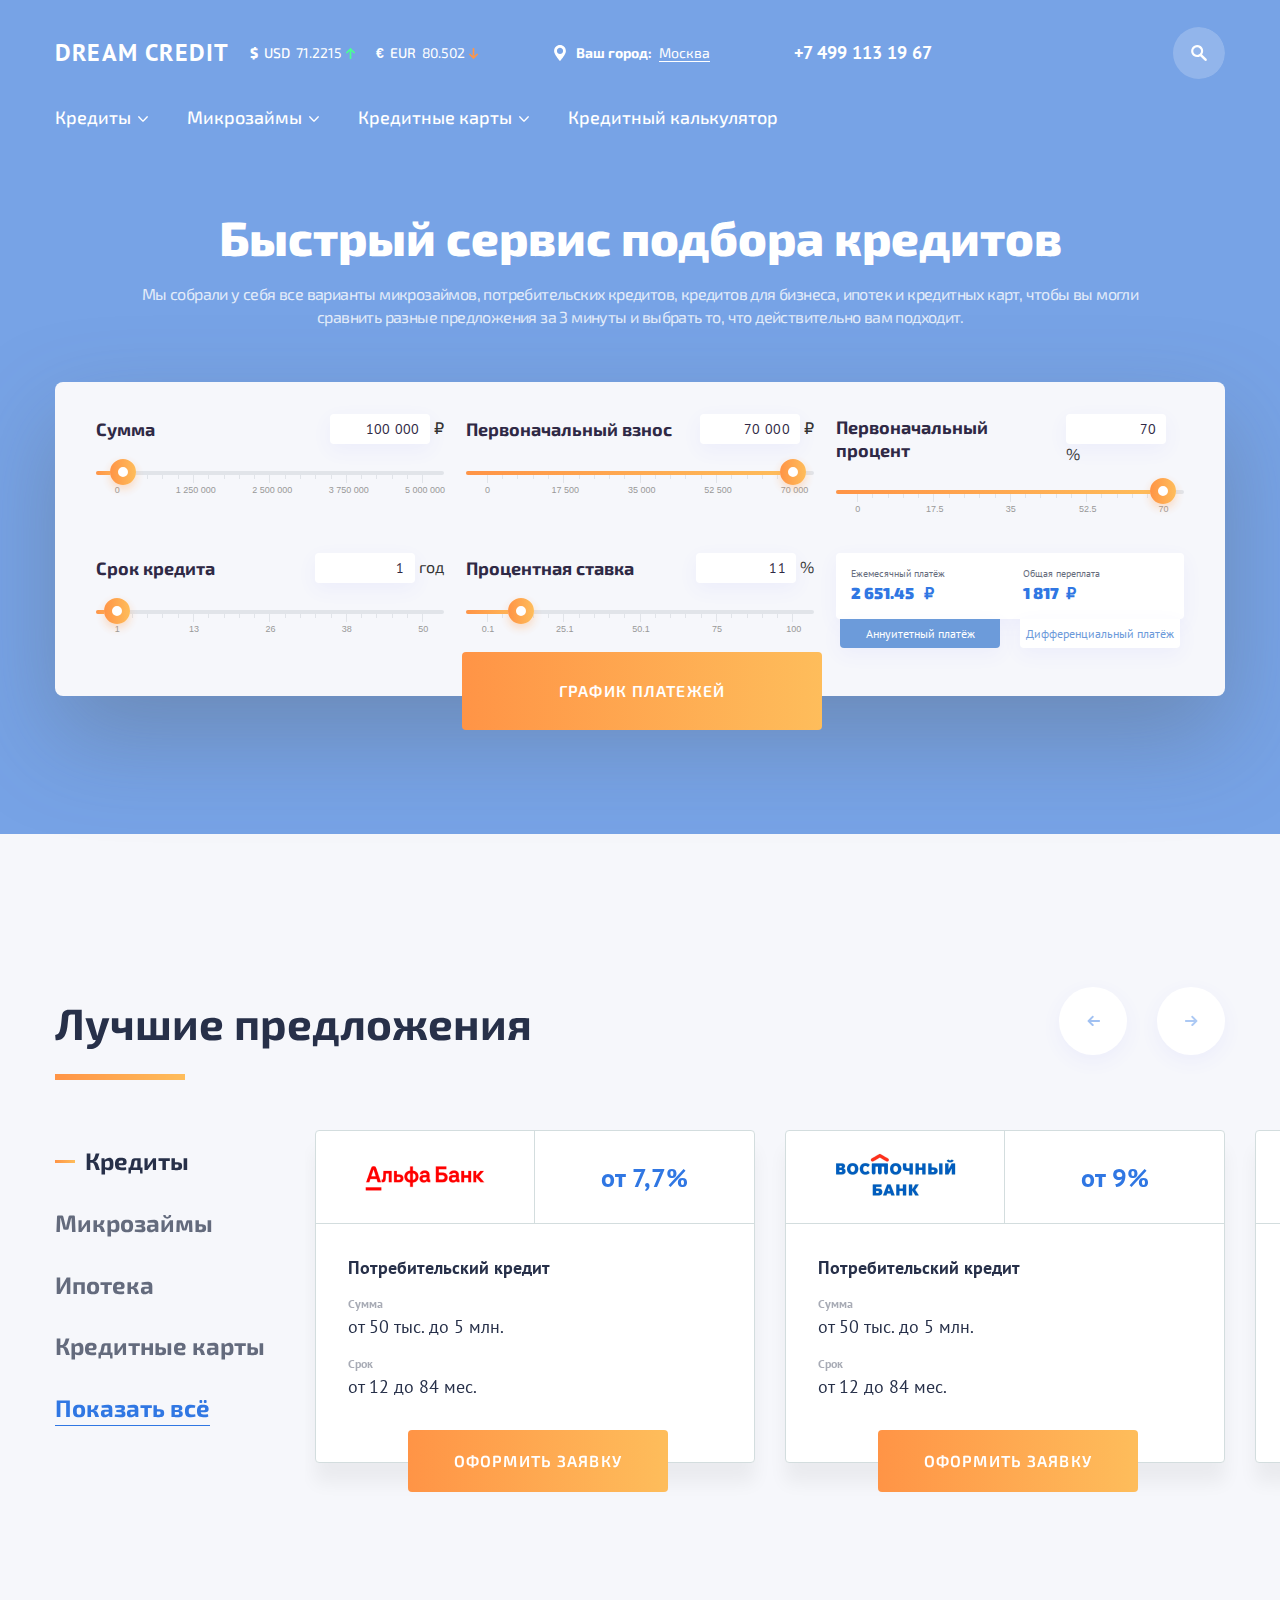
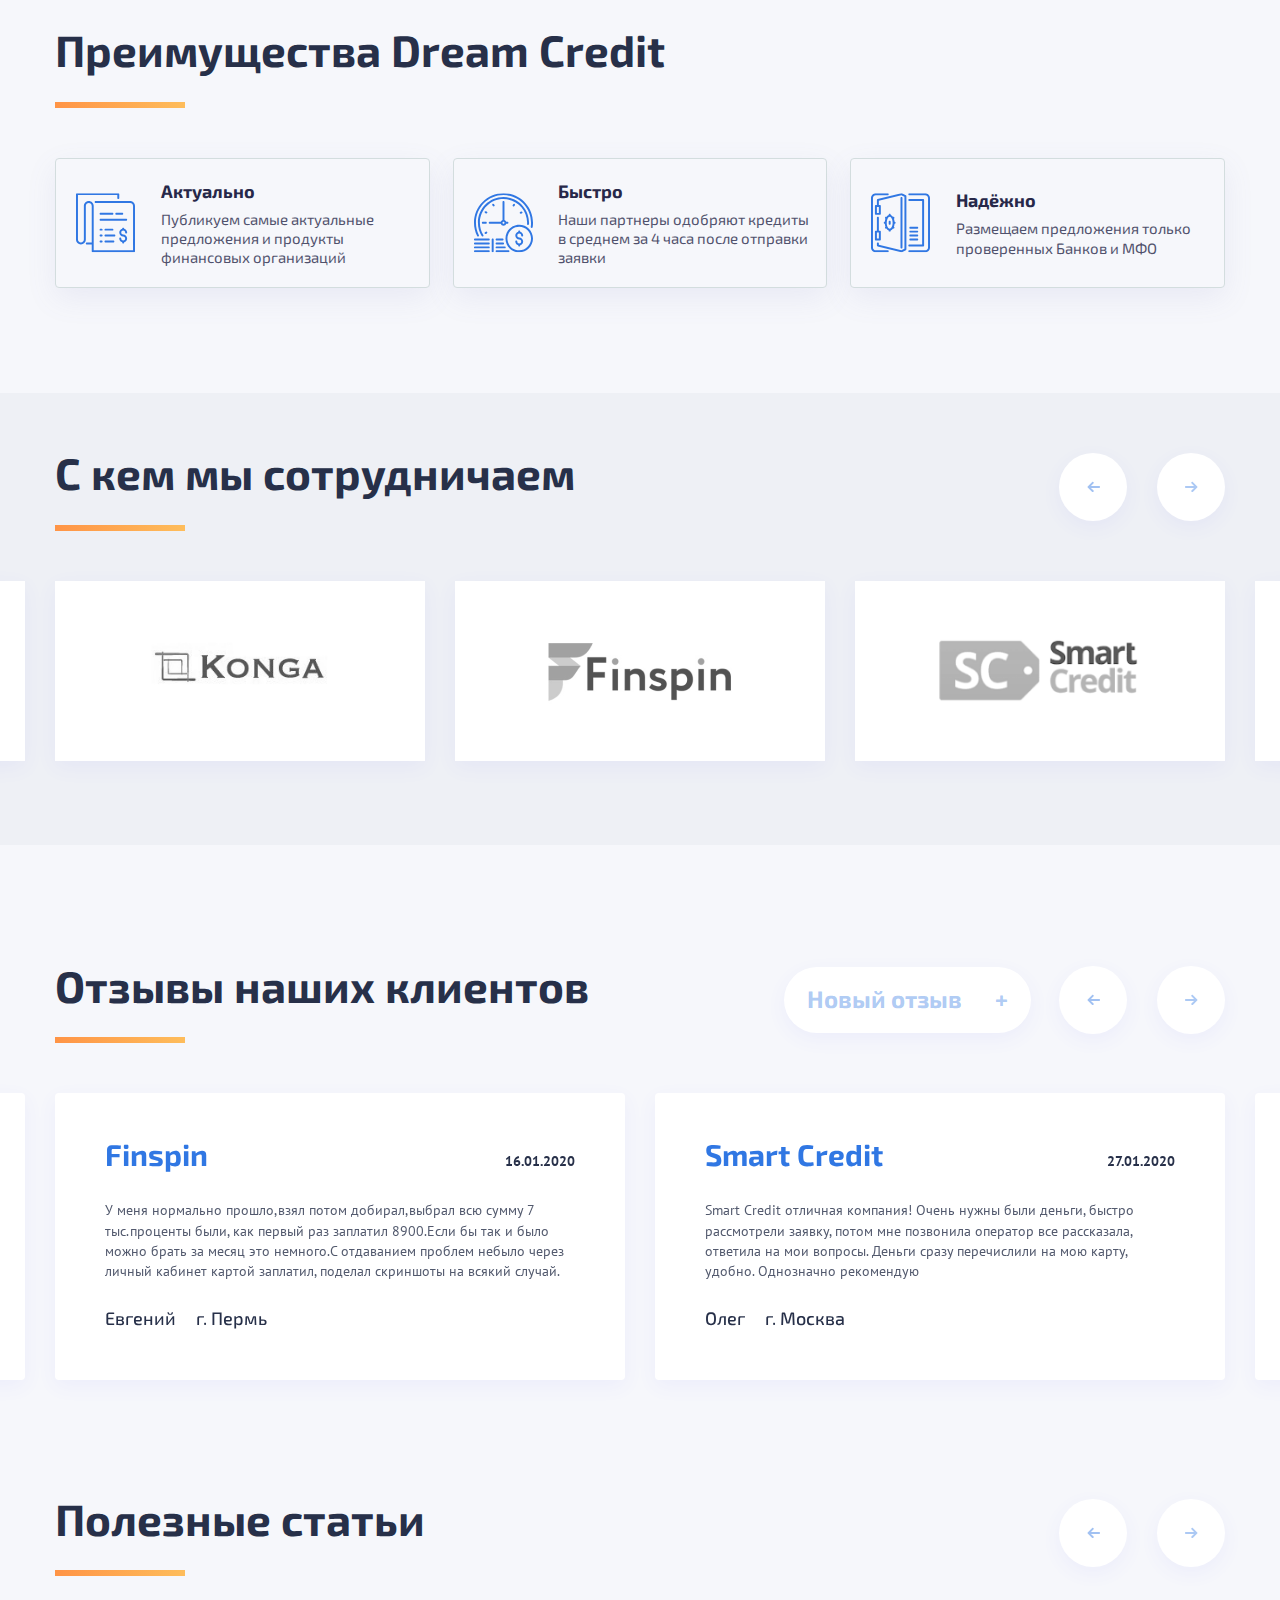
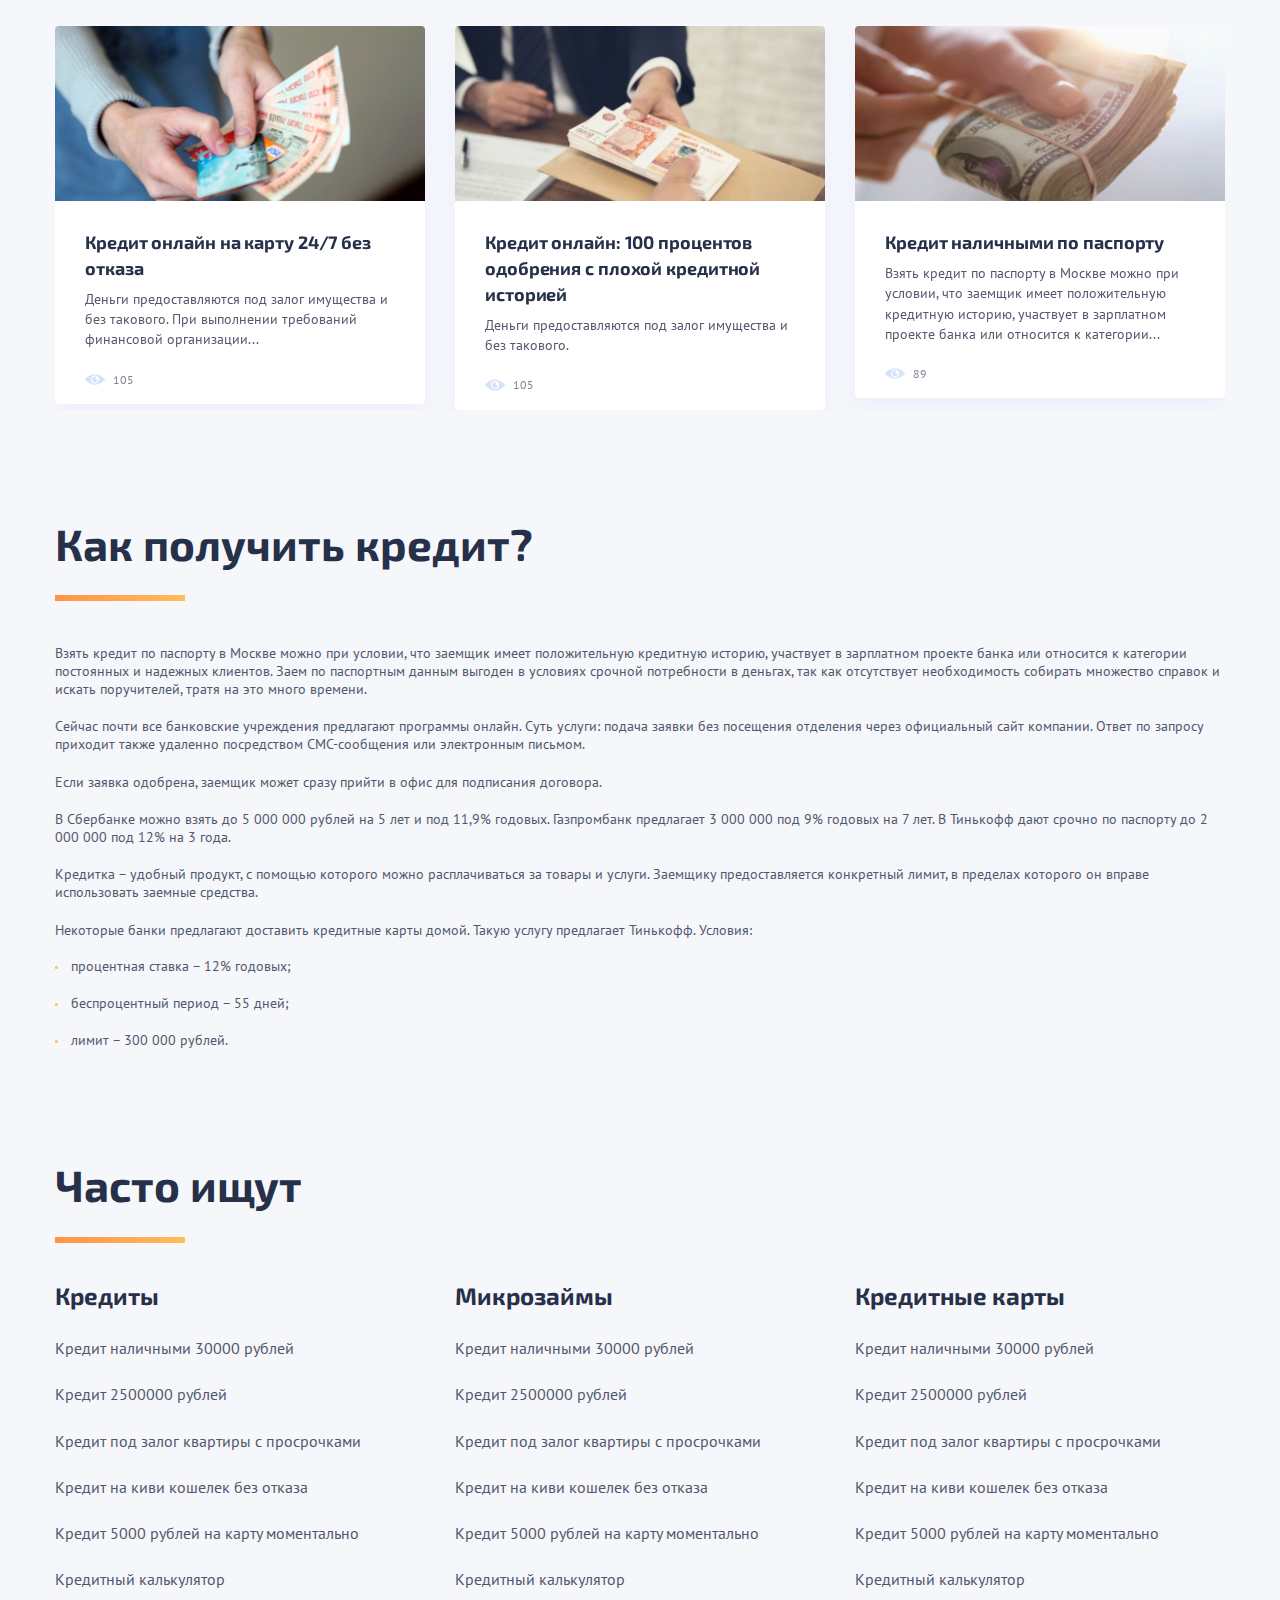
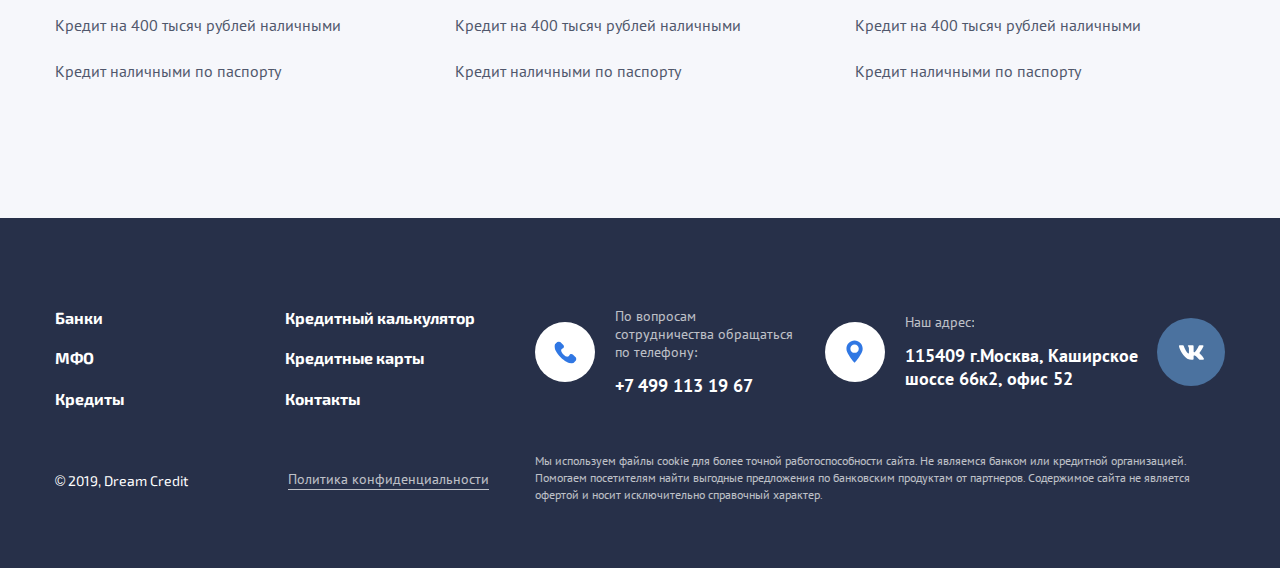
<file: index.html>
<!DOCTYPE html>
<html lang="ru">

<head>
    <meta charset="utf-8">
    <title>Главная страница</title>
    <meta name="description" content="">
    <meta http-equiv="X-UA-Compatible" content="IE=edge">
    <meta name="viewport" content="width=device-width, initial-scale=1, maximum-scale=1">
    <link rel="stylesheet" href="css/main.css">
</head>

<body>

<div class="container">

    <header class="header">
        <div class="header__top">
            <div class="wrapper header__top-wrap flex">
                <a href="#" class="header__logo">Dream credit</a>
                <div class="header__mobile">
                    <div class="header__content flex">
                        <div class="header__currencies flex">
                            <div class="header__currency flex">
                                <div class="header__currency-icon">$</div>
                                <div class="header__currency-name">USD</div>
                                <div class="header__currency-value">71.2215</div>
                                <div class="header__currency-arrow img-contain">
                                    <img src="images/icons/arrow-rgeen.svg" alt="">
                                </div>
                            </div>
                            <div class="header__currency flex">
                                <div class="header__currency-icon">€</div>
                                <div class="header__currency-name">EUR</div>
                                <div class="header__currency-value">80.502</div>
                                <div class="header__currency-arrow img-contain">
                                    <img src="images/icons/arrow-orange.svg" alt="">
                                </div>
                            </div>
                        </div>
                        <div class="header__city flex">
                            <div class="header__city-icon img-contain">
                                <img src="images/icons/location.svg" alt="">
                            </div>
                            <div class="header__city-caption">Ваш город:</div>
                            <div class="header__city-name city--js">Москва</div>
                        </div>
                        <div class="header__contacts flex">
                            <div class="header__contacts-desc">По всем вопросам обращаться по телефону</div>
                            <a href="tel:+7 499 113 19 67" class="header__tel">+7 499 113 19 67</a>
                        </div>
                        <form action="#" class="header__search">
                            <div class="header__search-btn flex-center">
                                <img src="images/icons/search.svg" alt="">
                            </div>
                            <input type="text" name="text" class="header__search-field field" placeholder="Поиск">
                            <button class="header__search-button flex-center">
                                <img src="images/icons/search.svg" alt="">
                            </button>
                        </form>
                    </div>
                </div>
                <div class="header__burger">
                    <span></span>
                    <span></span>
                    <span></span>
                </div>
            </div>
        </div>
        <div class="header__bottom">
            <div class="wrapper">
                <nav class="menu">
                    <ul>
                        <li class="menu-item-has-children">
                            <a href="#">Кредиты</a>
                            <ul>
                                <li><a href="#">На карту</a></li>
                                <li><a href="#">Наличными</a></li>
                                <li><a href="#">Без справок</a></li>
                                <li><a href="#">Без отказа</a></li>
                                <li><a href="#">Пенсионерам</a></li>
                            </ul>
                        </li>
                        <li class="menu-item-has-children">
                            <a href="#">Микрозаймы</a>
                            <ul>
                                <li><a href="#">На карту</a></li>
                                <li><a href="#">Наличными</a></li>
                                <li><a href="#">Без справок</a></li>
                                <li><a href="#">Без отказа</a></li>
                                <li><a href="#">Пенсионерам</a></li>
                            </ul>
                        </li>
                        <li class="menu-item-has-children">
                            <a href="#">Кредитные карты</a>
                            <ul>
                                <li><a href="#">На карту</a></li>
                                <li><a href="#">Наличными</a></li>
                                <li><a href="#">Без справок</a></li>
                                <li><a href="#">Без отказа</a></li>
                                <li><a href="#">Пенсионерам</a></li>
                            </ul>
                        </li>
                        <li>
                            <a href="#">Кредитный калькулятор</a>
                        </li>
                    </ul>
                </nav>
            </div>
        </div>
    </header>

    <section class="promo">
        <div class="wrapper promo__wrap">
            <div class="promo__top">
                <div class="promo__title">Быстрый сервис подбора кредитов</div>
                <div class="promo__subtitle">Мы собрали у себя все варианты микрозаймов, потребительских кредитов, кредитов для бизнеса, ипотек и кредитных карт, чтобы вы могли сравнить разные предложения за 3 минуты и выбрать то, что действительно вам подходит.</div>
            </div>
            <div class="promo__box">
                <div class="mortgage promo__form">
                    <div class="mortgage-form promo__form-row flex">
                        <div class="mortgage-form__row promo__form-coll">
                            <div class="promo__form-top flex">
                                <div class="promo__form-caption">Сумма</div>
                                    <div>
                                        <input type="text" class="mortgage-form__input total_amount promo__form-value" data-slider="total_amount">
                                        <span class="promo-icon">₽</span>
                                    </div>
                            </div>

                            <div class="mortgage-form__slider">
                                <input type="text" class="js-range-slider irs-hidden-input" id="total_amount" data-min="0" data-max="5000000" data-from="100000" data-step="50000" tabindex="-1" readonly="">
                            </div>
                        </div>

                        <div class="mortgage-form__row promo__form-coll">
                            <div class="promo__form-top flex">
                                <div class="promo__form-caption">Первоначальный взнос</div>
                                <div>
                                    <input type="text" class="mortgage-form__input first_payment promo__form-value" data-slider="first_payment">
                                    <span class="promo-icon">₽</span>
                                </div>
                            </div>
                            <div class="mortgage-form__slider">
                                <input type="text" class="js-range-slider irs-hidden-input" id="first_payment" data-min="0" data-max="70000" data-from="70000" data-step="5000" tabindex="-1" readonly="">
                            </div>
                        </div>

                        <div class="mortgage-form__row promo__form-coll">
                            <div class="promo__form-top flex">
                                <div class="promo__form-caption">Первоначальный процент</div>
                                <div>
                                    <input type="text" class="mortgage-form__input first_percent promo__form-value" data-slider="first_percent">
                                    <span class="promo-icon">%</span>
                                </div>
                            </div>

                            <div class="mortgage-form__slider">
                                <input type="text" class="js-range-slider irs-hidden-input" id="first_percent" data-min="0" data-max="70" data-from="70" data-step=".1" tabindex="-1" readonly="">
                            </div>
                        </div>

                        <div class="mortgage-form__row promo__form-coll">
                            <div class="promo__form-top flex">
                                <div class="promo__form-caption">Срок кредита</div>
                                <div>
                                    <input type="text" class="mortgage-form__input period promo__form-value" data-slider="period">
                                    <span class="promo-icon">год</span>
                                </div>
                            </div>

                            <div class="mortgage-form__slider">
                                <input type="text" class="js-range-slider irs-hidden-input" id="period" data-min="1" data-max="50" data-from="1" data-step="1" tabindex="-1" readonly="">
                            </div>
                        </div>

                        <div class="mortgage-form__row promo__form-coll">
                            <div class="promo__form-top flex">
                                <div class="promo__form-caption">Процентная ставка</div>
                                <div>
                                    <input type="text" class="mortgage-form__input interest_rate promo__form-value" data-slider="interest_rate">
                                    <span class="promo-icon">%</span>
                                </div>
                            </div>

                            <div class="mortgage-form__slider">
                                <input type="text" class="js-range-slider irs-hidden-input" id="interest_rate" data-min="0.1" data-max="100" data-from="11" data-step=".1" tabindex="-1" readonly="">
                            </div>
                        </div>

                        <div class="mortgage-result promo__form-coll">
                            <div class="promo__result-box">
                                <div class="promo__result-block active">
                                    <div class="mortgage-result__row promo__result-item">
                                        <div class="promo__result-caption">Ежемесячный платёж</div>
                                        <div class="promo__result-value mortgage-result__row-value theme--color _month-pay" data-icon-position="after" data-currency="RUB"><span><b></b></span> ₽</div>
                                    </div>
                                    <div class="promo__result-item">
                                        <div class="promo__result-caption">Общая переплата</div>
                                        <div data-currency-icon="р." class="mortgage-result__row-value _all-overpay promo__result-value" data-icon-position="after" data-currency="RUB"><span><b></b></span>₽</div>
                                    </div>
                                </div>
                            </div>
                            <div class=" mortgage-result__row mortgage-result__buttons promo__result-tabs flex">
                                <div class="promo__result-tab  calc-button-ann active" data-calc="calculateAnn">Аннуитетный платёж</div>
                                <div class="promo__result-tab calc-button-diff" data-calc="calculateDiff">Дифференциальный платёж</div>
                            </div>
                        </div>
                    </div>
                    <div class="promo__form-btn">
                        <button class="btn-results scrollto promo__form-btn btn" data-to="credit-table">
                            График платежей</button>
                    </div>
                </div>
            </div>
        </div>
    </section>

    <section class="payment-schedule">
        <div class="wrapper">
        <div class="calc-credit" style="display: none;">

        </div>
        </div>
    </section>

    <section class="best-offers">
        <div class="wrapper">
            <div class="top flex">
                <div class="title">Лучшие предложения</div>
            </div>
            <div class="best-offers__body flex">
                <div class="best-offers__left">
                    <div class="best-offers__tabs">
                        <div class="best-offers__tab active" data-offers="1">Кредиты</div>
                        <div class="best-offers__tab" data-offers="2">Микрозаймы</div>
                        <div class="best-offers__tab" data-offers="3">Ипотека</div>
                        <div class="best-offers__tab" data-offers="4">Кредитные карты</div>
                    </div>
                    <div class="best-offers__button">Показать всё</div>
                </div>
                <div class="best-offers__right">
                    <div class="best-offers__right-block active" data-offers-content="1">
                        <div class="arrows flex">
                            <div class="arrow arrow_prew">
                                <svg width="16" height="13" viewBox="0 0 16 13" fill="none" xmlns="http://www.w3.org/2000/svg">
                                    <path d="M6.4257 12.5263L0.881658 6.98226C0.723528 6.82413 0.636719 6.61317 0.636719 6.38371C0.636719 6.15876 0.723528 5.94792 0.881658 5.78979L6.4257 0.245626C6.75332 -0.0818756 7.28654 -0.0818756 7.61392 0.245626L8.11754 0.748993C8.27554 0.907123 8.36248 1.11809 8.36248 1.34317C8.36248 1.56812 8.27554 1.78633 8.11754 1.94434L4.88299 5.18587L15.1591 5.18587C15.6222 5.18587 16 5.5486 16 6.01175L16 6.72371C16 7.18685 15.6222 7.5863 15.1591 7.5863L4.84652 7.5863L8.11754 10.8462C8.27554 11.0042 8.36248 11.2096 8.36248 11.4346C8.36248 11.6597 8.27554 11.8676 8.11754 12.0258L7.61392 12.5277C7.28642 12.8553 6.75332 12.8541 6.4257 12.5263Z" fill="#1465DF"/>
                                </svg>
                            </div>
                            <div class="arrow arrow_next">
                                <svg width="16" height="13" viewBox="0 0 16 13" fill="none" xmlns="http://www.w3.org/2000/svg">
                                    <path d="M9.5743 12.5263L15.1183 6.98226C15.2765 6.82413 15.3633 6.61317 15.3633 6.38371C15.3633 6.15876 15.2765 5.94792 15.1183 5.78979L9.5743 0.245626C9.24668 -0.0818756 8.71346 -0.0818756 8.38608 0.245626L7.88246 0.748993C7.72446 0.907123 7.63752 1.11809 7.63752 1.34317C7.63752 1.56812 7.72446 1.78633 7.88246 1.94434L11.117 5.18587L0.840936 5.18587C0.377788 5.18587 -4.98336e-05 5.5486 -4.98538e-05 6.01175L-4.9885e-05 6.72371C-4.99052e-05 7.18685 0.377788 7.5863 0.840936 7.5863L11.1535 7.5863L7.88246 10.8462C7.72446 11.0042 7.63752 11.2096 7.63752 11.4346C7.63752 11.6597 7.72446 11.8676 7.88246 12.0258L8.38608 12.5277C8.71358 12.8553 9.24668 12.8541 9.5743 12.5263Z" fill="#3077E3"/>
                                </svg>
                            </div>
                        </div>
                        <div id="best-offers__slick">
                            <div class="best-offers__slick swiper-container">
                                <div class="swiper-wrapper">
                                    <div class="best-offers__slide swiper-slide">
                                        <div class="best-offers__block">
                                            <div class="best-offers__top flex">
                                                <div class="best-offers__icon flex-center">
                                                    <img src="images/best-offers/icon-1.png" alt="">
                                                </div>
                                                <div class="best-offers__value flex-center">от 7,7%</div>
                                            </div>
                                            <div class="best-offers__content">
                                                <div class="best-offers__caption">Потребительский кредит</div>
                                                <div class="best-offers__items">
                                                    <div class="best-offers__item">
                                                        <div class="best-offers__item-caption">Сумма</div>
                                                        <div class="best-offers__item-desc">от 50 тыс. до 5 млн.</div>
                                                    </div>
                                                    <div class="best-offers__item">
                                                        <div class="best-offers__item-caption">Срок</div>
                                                        <div class="best-offers__item-desc">от 12 до 84 мес.</div>
                                                    </div>
                                                </div>
                                                <a href="#" class="best-offers__btn btn">Оформить заявку</a>
                                            </div>
                                        </div>
                                    </div>
                                    <div class="best-offers__slide swiper-slide">
                                        <div class="best-offers__block">
                                            <div class="best-offers__top flex">
                                                <div class="best-offers__icon flex-center">
                                                    <img src="images/best-offers/icon-2.png" alt="">
                                                </div>
                                                <div class="best-offers__value flex-center">от 9%</div>
                                            </div>
                                            <div class="best-offers__content">
                                                <div class="best-offers__caption">Потребительский кредит</div>
                                                <div class="best-offers__items">
                                                    <div class="best-offers__item">
                                                        <div class="best-offers__item-caption">Сумма</div>
                                                        <div class="best-offers__item-desc">от 50 тыс. до 5 млн.</div>
                                                    </div>
                                                    <div class="best-offers__item">
                                                        <div class="best-offers__item-caption">Срок</div>
                                                        <div class="best-offers__item-desc">от 12 до 84 мес.</div>
                                                    </div>
                                                </div>
                                                <a href="#" class="best-offers__btn btn">Оформить заявку</a>
                                            </div>
                                        </div>
                                    </div>
                                    <div class="best-offers__slide swiper-slide">
                                        <div class="best-offers__block">
                                            <div class="best-offers__top flex">
                                                <div class="best-offers__icon flex-center">
                                                    <img src="images/best-offers/icon-3.png" alt="">
                                                </div>
                                                <div class="best-offers__value flex-center">от 10%</div>
                                            </div>
                                            <div class="best-offers__content">
                                                <div class="best-offers__caption">Потребительский кредит</div>
                                                <div class="best-offers__items">
                                                    <div class="best-offers__item">
                                                        <div class="best-offers__item-caption">Сумма</div>
                                                        <div class="best-offers__item-desc">от 50 тыс. до 5 млн.</div>
                                                    </div>
                                                    <div class="best-offers__item">
                                                        <div class="best-offers__item-caption">Срок</div>
                                                        <div class="best-offers__item-desc">от 12 до 84 мес.</div>
                                                    </div>
                                                </div>
                                                <a href="#" class="best-offers__btn btn">Оформить заявку</a>
                                            </div>
                                        </div>
                                    </div>
                                    <div class="best-offers__slide swiper-slide">
                                        <div class="best-offers__block">
                                            <div class="best-offers__top flex">
                                                <div class="best-offers__icon flex-center">
                                                    <img src="images/best-offers/icon-4.png" alt="">
                                                </div>
                                                <div class="best-offers__value flex-center">от 7,5%</div>
                                            </div>
                                            <div class="best-offers__content">
                                                <div class="best-offers__caption">Потребительский кредит</div>
                                                <div class="best-offers__items">
                                                    <div class="best-offers__item">
                                                        <div class="best-offers__item-caption">Сумма</div>
                                                        <div class="best-offers__item-desc">от 50 тыс. до 5 млн.</div>
                                                    </div>
                                                    <div class="best-offers__item">
                                                        <div class="best-offers__item-caption">Срок</div>
                                                        <div class="best-offers__item-desc">от 12 до 84 мес.</div>
                                                    </div>
                                                </div>
                                                <a href="#" class="best-offers__btn btn">Оформить заявку</a>
                                            </div>
                                        </div>
                                    </div>
                                    <div class="best-offers__slide swiper-slide">
                                        <div class="best-offers__block">
                                            <div class="best-offers__top flex">
                                                <div class="best-offers__icon flex-center">
                                                    <img src="images/best-offers/icon-1.png" alt="">
                                                </div>
                                                <div class="best-offers__value flex-center">от 7,7%</div>
                                            </div>
                                            <div class="best-offers__content">
                                                <div class="best-offers__caption">Потребительский кредит</div>
                                                <div class="best-offers__items">
                                                    <div class="best-offers__item">
                                                        <div class="best-offers__item-caption">Сумма</div>
                                                        <div class="best-offers__item-desc">от 50 тыс. до 5 млн.</div>
                                                    </div>
                                                    <div class="best-offers__item">
                                                        <div class="best-offers__item-caption">Срок</div>
                                                        <div class="best-offers__item-desc">от 12 до 84 мес.</div>
                                                    </div>
                                                </div>
                                                <a href="#" class="best-offers__btn btn">Оформить заявку</a>
                                            </div>
                                        </div>
                                    </div>
                                    <div class="best-offers__slide swiper-slide">
                                        <div class="best-offers__block">
                                            <div class="best-offers__top flex">
                                                <div class="best-offers__icon flex-center">
                                                    <img src="images/best-offers/icon-2.png" alt="">
                                                </div>
                                                <div class="best-offers__value flex-center">от 9%</div>
                                            </div>
                                            <div class="best-offers__content">
                                                <div class="best-offers__caption">Потребительский кредит</div>
                                                <div class="best-offers__items">
                                                    <div class="best-offers__item">
                                                        <div class="best-offers__item-caption">Сумма</div>
                                                        <div class="best-offers__item-desc">от 50 тыс. до 5 млн.</div>
                                                    </div>
                                                    <div class="best-offers__item">
                                                        <div class="best-offers__item-caption">Срок</div>
                                                        <div class="best-offers__item-desc">от 12 до 84 мес.</div>
                                                    </div>
                                                </div>
                                                <a href="#" class="best-offers__btn btn">Оформить заявку</a>
                                            </div>
                                        </div>
                                    </div>
                                    <div class="best-offers__slide swiper-slide">
                                        <div class="best-offers__block">
                                            <div class="best-offers__top flex">
                                                <div class="best-offers__icon flex-center">
                                                    <img src="images/best-offers/icon-3.png" alt="">
                                                </div>
                                                <div class="best-offers__value flex-center">от 10%</div>
                                            </div>
                                            <div class="best-offers__content">
                                                <div class="best-offers__caption">Потребительский кредит</div>
                                                <div class="best-offers__items">
                                                    <div class="best-offers__item">
                                                        <div class="best-offers__item-caption">Сумма</div>
                                                        <div class="best-offers__item-desc">от 50 тыс. до 5 млн.</div>
                                                    </div>
                                                    <div class="best-offers__item">
                                                        <div class="best-offers__item-caption">Срок</div>
                                                        <div class="best-offers__item-desc">от 12 до 84 мес.</div>
                                                    </div>
                                                </div>
                                                <a href="#" class="best-offers__btn btn">Оформить заявку</a>
                                            </div>
                                        </div>
                                    </div>
                                    <div class="best-offers__slide swiper-slide">
                                        <div class="best-offers__block">
                                            <div class="best-offers__top flex">
                                                <div class="best-offers__icon flex-center">
                                                    <img src="images/best-offers/icon-4.png" alt="">
                                                </div>
                                                <div class="best-offers__value flex-center">от 7,5%</div>
                                            </div>
                                            <div class="best-offers__content">
                                                <div class="best-offers__caption">Потребительский кредит</div>
                                                <div class="best-offers__items">
                                                    <div class="best-offers__item">
                                                        <div class="best-offers__item-caption">Сумма</div>
                                                        <div class="best-offers__item-desc">от 50 тыс. до 5 млн.</div>
                                                    </div>
                                                    <div class="best-offers__item">
                                                        <div class="best-offers__item-caption">Срок</div>
                                                        <div class="best-offers__item-desc">от 12 до 84 мес.</div>
                                                    </div>
                                                </div>
                                                <a href="#" class="best-offers__btn btn">Оформить заявку</a>
                                            </div>
                                        </div>
                                    </div>
                                </div>
                            </div>
                        </div>
                    </div>
                    <div class="best-offers__right-block" data-offers-content="2">
                        <div class="arrows flex">
                            <div class="arrow arrow_prew">
                                <svg width="16" height="13" viewBox="0 0 16 13" fill="none" xmlns="http://www.w3.org/2000/svg">
                                    <path d="M6.4257 12.5263L0.881658 6.98226C0.723528 6.82413 0.636719 6.61317 0.636719 6.38371C0.636719 6.15876 0.723528 5.94792 0.881658 5.78979L6.4257 0.245626C6.75332 -0.0818756 7.28654 -0.0818756 7.61392 0.245626L8.11754 0.748993C8.27554 0.907123 8.36248 1.11809 8.36248 1.34317C8.36248 1.56812 8.27554 1.78633 8.11754 1.94434L4.88299 5.18587L15.1591 5.18587C15.6222 5.18587 16 5.5486 16 6.01175L16 6.72371C16 7.18685 15.6222 7.5863 15.1591 7.5863L4.84652 7.5863L8.11754 10.8462C8.27554 11.0042 8.36248 11.2096 8.36248 11.4346C8.36248 11.6597 8.27554 11.8676 8.11754 12.0258L7.61392 12.5277C7.28642 12.8553 6.75332 12.8541 6.4257 12.5263Z" fill="#1465DF"/>
                                </svg>
                            </div>
                            <div class="arrow arrow_next">
                                <svg width="16" height="13" viewBox="0 0 16 13" fill="none" xmlns="http://www.w3.org/2000/svg">
                                    <path d="M9.5743 12.5263L15.1183 6.98226C15.2765 6.82413 15.3633 6.61317 15.3633 6.38371C15.3633 6.15876 15.2765 5.94792 15.1183 5.78979L9.5743 0.245626C9.24668 -0.0818756 8.71346 -0.0818756 8.38608 0.245626L7.88246 0.748993C7.72446 0.907123 7.63752 1.11809 7.63752 1.34317C7.63752 1.56812 7.72446 1.78633 7.88246 1.94434L11.117 5.18587L0.840936 5.18587C0.377788 5.18587 -4.98336e-05 5.5486 -4.98538e-05 6.01175L-4.9885e-05 6.72371C-4.99052e-05 7.18685 0.377788 7.5863 0.840936 7.5863L11.1535 7.5863L7.88246 10.8462C7.72446 11.0042 7.63752 11.2096 7.63752 11.4346C7.63752 11.6597 7.72446 11.8676 7.88246 12.0258L8.38608 12.5277C8.71358 12.8553 9.24668 12.8541 9.5743 12.5263Z" fill="#3077E3"/>
                                </svg>
                            </div>
                        </div>
                        <div id="best-offers__slick-2">
                            <div class="best-offers__slick swiper-container">
                                <div class="swiper-wrapper">
                                    <div class="best-offers__slide swiper-slide">
                                        <div class="best-offers__block">
                                            <div class="best-offers__top flex">
                                                <div class="best-offers__icon flex-center">
                                                    <img src="images/best-offers/icon-1.png" alt="">
                                                </div>
                                                <div class="best-offers__value flex-center">от 7,7%</div>
                                            </div>
                                            <div class="best-offers__content">
                                                <div class="best-offers__caption">Потребительский кредит</div>
                                                <div class="best-offers__items">
                                                    <div class="best-offers__item">
                                                        <div class="best-offers__item-caption">Сумма</div>
                                                        <div class="best-offers__item-desc">от 50 тыс. до 5 млн.</div>
                                                    </div>
                                                    <div class="best-offers__item">
                                                        <div class="best-offers__item-caption">Срок</div>
                                                        <div class="best-offers__item-desc">от 12 до 84 мес.</div>
                                                    </div>
                                                </div>
                                                <a href="#" class="best-offers__btn btn">Оформить заявку</a>
                                            </div>
                                        </div>
                                    </div>
                                    <div class="best-offers__slide swiper-slide">
                                        <div class="best-offers__block">
                                            <div class="best-offers__top flex">
                                                <div class="best-offers__icon flex-center">
                                                    <img src="images/best-offers/icon-2.png" alt="">
                                                </div>
                                                <div class="best-offers__value flex-center">от 9%</div>
                                            </div>
                                            <div class="best-offers__content">
                                                <div class="best-offers__caption">Потребительский кредит</div>
                                                <div class="best-offers__items">
                                                    <div class="best-offers__item">
                                                        <div class="best-offers__item-caption">Сумма</div>
                                                        <div class="best-offers__item-desc">от 50 тыс. до 5 млн.</div>
                                                    </div>
                                                    <div class="best-offers__item">
                                                        <div class="best-offers__item-caption">Срок</div>
                                                        <div class="best-offers__item-desc">от 12 до 84 мес.</div>
                                                    </div>
                                                </div>
                                                <a href="#" class="best-offers__btn btn">Оформить заявку</a>
                                            </div>
                                        </div>
                                    </div>
                                    <div class="best-offers__slide swiper-slide">
                                        <div class="best-offers__block">
                                            <div class="best-offers__top flex">
                                                <div class="best-offers__icon flex-center">
                                                    <img src="images/best-offers/icon-3.png" alt="">
                                                </div>
                                                <div class="best-offers__value flex-center">от 10%</div>
                                            </div>
                                            <div class="best-offers__content">
                                                <div class="best-offers__caption">Потребительский кредит</div>
                                                <div class="best-offers__items">
                                                    <div class="best-offers__item">
                                                        <div class="best-offers__item-caption">Сумма</div>
                                                        <div class="best-offers__item-desc">от 50 тыс. до 5 млн.</div>
                                                    </div>
                                                    <div class="best-offers__item">
                                                        <div class="best-offers__item-caption">Срок</div>
                                                        <div class="best-offers__item-desc">от 12 до 84 мес.</div>
                                                    </div>
                                                </div>
                                                <a href="#" class="best-offers__btn btn">Оформить заявку</a>
                                            </div>
                                        </div>
                                    </div>
                                    <div class="best-offers__slide swiper-slide">
                                        <div class="best-offers__block">
                                            <div class="best-offers__top flex">
                                                <div class="best-offers__icon flex-center">
                                                    <img src="images/best-offers/icon-4.png" alt="">
                                                </div>
                                                <div class="best-offers__value flex-center">от 7,5%</div>
                                            </div>
                                            <div class="best-offers__content">
                                                <div class="best-offers__caption">Потребительский кредит</div>
                                                <div class="best-offers__items">
                                                    <div class="best-offers__item">
                                                        <div class="best-offers__item-caption">Сумма</div>
                                                        <div class="best-offers__item-desc">от 50 тыс. до 5 млн.</div>
                                                    </div>
                                                    <div class="best-offers__item">
                                                        <div class="best-offers__item-caption">Срок</div>
                                                        <div class="best-offers__item-desc">от 12 до 84 мес.</div>
                                                    </div>
                                                </div>
                                                <a href="#" class="best-offers__btn btn">Оформить заявку</a>
                                            </div>
                                        </div>
                                    </div>
                                    <div class="best-offers__slide swiper-slide">
                                        <div class="best-offers__block">
                                            <div class="best-offers__top flex">
                                                <div class="best-offers__icon flex-center">
                                                    <img src="images/best-offers/icon-1.png" alt="">
                                                </div>
                                                <div class="best-offers__value flex-center">от 7,7%</div>
                                            </div>
                                            <div class="best-offers__content">
                                                <div class="best-offers__caption">Потребительский кредит</div>
                                                <div class="best-offers__items">
                                                    <div class="best-offers__item">
                                                        <div class="best-offers__item-caption">Сумма</div>
                                                        <div class="best-offers__item-desc">от 50 тыс. до 5 млн.</div>
                                                    </div>
                                                    <div class="best-offers__item">
                                                        <div class="best-offers__item-caption">Срок</div>
                                                        <div class="best-offers__item-desc">от 12 до 84 мес.</div>
                                                    </div>
                                                </div>
                                                <a href="#" class="best-offers__btn btn">Оформить заявку</a>
                                            </div>
                                        </div>
                                    </div>
                                    <div class="best-offers__slide swiper-slide">
                                        <div class="best-offers__block">
                                            <div class="best-offers__top flex">
                                                <div class="best-offers__icon flex-center">
                                                    <img src="images/best-offers/icon-2.png" alt="">
                                                </div>
                                                <div class="best-offers__value flex-center">от 9%</div>
                                            </div>
                                            <div class="best-offers__content">
                                                <div class="best-offers__caption">Потребительский кредит</div>
                                                <div class="best-offers__items">
                                                    <div class="best-offers__item">
                                                        <div class="best-offers__item-caption">Сумма</div>
                                                        <div class="best-offers__item-desc">от 50 тыс. до 5 млн.</div>
                                                    </div>
                                                    <div class="best-offers__item">
                                                        <div class="best-offers__item-caption">Срок</div>
                                                        <div class="best-offers__item-desc">от 12 до 84 мес.</div>
                                                    </div>
                                                </div>
                                                <a href="#" class="best-offers__btn btn">Оформить заявку</a>
                                            </div>
                                        </div>
                                    </div>
                                    <div class="best-offers__slide swiper-slide">
                                        <div class="best-offers__block">
                                            <div class="best-offers__top flex">
                                                <div class="best-offers__icon flex-center">
                                                    <img src="images/best-offers/icon-3.png" alt="">
                                                </div>
                                                <div class="best-offers__value flex-center">от 10%</div>
                                            </div>
                                            <div class="best-offers__content">
                                                <div class="best-offers__caption">Потребительский кредит</div>
                                                <div class="best-offers__items">
                                                    <div class="best-offers__item">
                                                        <div class="best-offers__item-caption">Сумма</div>
                                                        <div class="best-offers__item-desc">от 50 тыс. до 5 млн.</div>
                                                    </div>
                                                    <div class="best-offers__item">
                                                        <div class="best-offers__item-caption">Срок</div>
                                                        <div class="best-offers__item-desc">от 12 до 84 мес.</div>
                                                    </div>
                                                </div>
                                                <a href="#" class="best-offers__btn btn">Оформить заявку</a>
                                            </div>
                                        </div>
                                    </div>
                                    <div class="best-offers__slide swiper-slide">
                                        <div class="best-offers__block">
                                            <div class="best-offers__top flex">
                                                <div class="best-offers__icon flex-center">
                                                    <img src="images/best-offers/icon-4.png" alt="">
                                                </div>
                                                <div class="best-offers__value flex-center">от 7,5%</div>
                                            </div>
                                            <div class="best-offers__content">
                                                <div class="best-offers__caption">Потребительский кредит</div>
                                                <div class="best-offers__items">
                                                    <div class="best-offers__item">
                                                        <div class="best-offers__item-caption">Сумма</div>
                                                        <div class="best-offers__item-desc">от 50 тыс. до 5 млн.</div>
                                                    </div>
                                                    <div class="best-offers__item">
                                                        <div class="best-offers__item-caption">Срок</div>
                                                        <div class="best-offers__item-desc">от 12 до 84 мес.</div>
                                                    </div>
                                                </div>
                                                <a href="#" class="best-offers__btn btn">Оформить заявку</a>
                                            </div>
                                        </div>
                                    </div>
                                </div>
                            </div>
                        </div>
                    </div>
                    <div class="best-offers__right-block" data-offers-content="3">
                        <div class="arrows flex">
                            <div class="arrow arrow_prew">
                                <svg width="16" height="13" viewBox="0 0 16 13" fill="none" xmlns="http://www.w3.org/2000/svg">
                                    <path d="M6.4257 12.5263L0.881658 6.98226C0.723528 6.82413 0.636719 6.61317 0.636719 6.38371C0.636719 6.15876 0.723528 5.94792 0.881658 5.78979L6.4257 0.245626C6.75332 -0.0818756 7.28654 -0.0818756 7.61392 0.245626L8.11754 0.748993C8.27554 0.907123 8.36248 1.11809 8.36248 1.34317C8.36248 1.56812 8.27554 1.78633 8.11754 1.94434L4.88299 5.18587L15.1591 5.18587C15.6222 5.18587 16 5.5486 16 6.01175L16 6.72371C16 7.18685 15.6222 7.5863 15.1591 7.5863L4.84652 7.5863L8.11754 10.8462C8.27554 11.0042 8.36248 11.2096 8.36248 11.4346C8.36248 11.6597 8.27554 11.8676 8.11754 12.0258L7.61392 12.5277C7.28642 12.8553 6.75332 12.8541 6.4257 12.5263Z" fill="#1465DF"/>
                                </svg>
                            </div>
                            <div class="arrow arrow_next">
                                <svg width="16" height="13" viewBox="0 0 16 13" fill="none" xmlns="http://www.w3.org/2000/svg">
                                    <path d="M9.5743 12.5263L15.1183 6.98226C15.2765 6.82413 15.3633 6.61317 15.3633 6.38371C15.3633 6.15876 15.2765 5.94792 15.1183 5.78979L9.5743 0.245626C9.24668 -0.0818756 8.71346 -0.0818756 8.38608 0.245626L7.88246 0.748993C7.72446 0.907123 7.63752 1.11809 7.63752 1.34317C7.63752 1.56812 7.72446 1.78633 7.88246 1.94434L11.117 5.18587L0.840936 5.18587C0.377788 5.18587 -4.98336e-05 5.5486 -4.98538e-05 6.01175L-4.9885e-05 6.72371C-4.99052e-05 7.18685 0.377788 7.5863 0.840936 7.5863L11.1535 7.5863L7.88246 10.8462C7.72446 11.0042 7.63752 11.2096 7.63752 11.4346C7.63752 11.6597 7.72446 11.8676 7.88246 12.0258L8.38608 12.5277C8.71358 12.8553 9.24668 12.8541 9.5743 12.5263Z" fill="#3077E3"/>
                                </svg>
                            </div>
                        </div>
                        <div id="best-offers__slick-3">
                            <div class="best-offers__slick swiper-container">
                                <div class="swiper-wrapper">
                                    <div class="best-offers__slide swiper-slide">
                                        <div class="best-offers__block">
                                            <div class="best-offers__top flex">
                                                <div class="best-offers__icon flex-center">
                                                    <img src="images/best-offers/icon-1.png" alt="">
                                                </div>
                                                <div class="best-offers__value flex-center">от 7,7%</div>
                                            </div>
                                            <div class="best-offers__content">
                                                <div class="best-offers__caption">Потребительский кредит</div>
                                                <div class="best-offers__items">
                                                    <div class="best-offers__item">
                                                        <div class="best-offers__item-caption">Сумма</div>
                                                        <div class="best-offers__item-desc">от 50 тыс. до 5 млн.</div>
                                                    </div>
                                                    <div class="best-offers__item">
                                                        <div class="best-offers__item-caption">Срок</div>
                                                        <div class="best-offers__item-desc">от 12 до 84 мес.</div>
                                                    </div>
                                                </div>
                                                <a href="#" class="best-offers__btn btn">Оформить заявку</a>
                                            </div>
                                        </div>
                                    </div>
                                    <div class="best-offers__slide swiper-slide">
                                        <div class="best-offers__block">
                                            <div class="best-offers__top flex">
                                                <div class="best-offers__icon flex-center">
                                                    <img src="images/best-offers/icon-2.png" alt="">
                                                </div>
                                                <div class="best-offers__value flex-center">от 9%</div>
                                            </div>
                                            <div class="best-offers__content">
                                                <div class="best-offers__caption">Потребительский кредит</div>
                                                <div class="best-offers__items">
                                                    <div class="best-offers__item">
                                                        <div class="best-offers__item-caption">Сумма</div>
                                                        <div class="best-offers__item-desc">от 50 тыс. до 5 млн.</div>
                                                    </div>
                                                    <div class="best-offers__item">
                                                        <div class="best-offers__item-caption">Срок</div>
                                                        <div class="best-offers__item-desc">от 12 до 84 мес.</div>
                                                    </div>
                                                </div>
                                                <a href="#" class="best-offers__btn btn">Оформить заявку</a>
                                            </div>
                                        </div>
                                    </div>
                                    <div class="best-offers__slide swiper-slide">
                                        <div class="best-offers__block">
                                            <div class="best-offers__top flex">
                                                <div class="best-offers__icon flex-center">
                                                    <img src="images/best-offers/icon-3.png" alt="">
                                                </div>
                                                <div class="best-offers__value flex-center">от 10%</div>
                                            </div>
                                            <div class="best-offers__content">
                                                <div class="best-offers__caption">Потребительский кредит</div>
                                                <div class="best-offers__items">
                                                    <div class="best-offers__item">
                                                        <div class="best-offers__item-caption">Сумма</div>
                                                        <div class="best-offers__item-desc">от 50 тыс. до 5 млн.</div>
                                                    </div>
                                                    <div class="best-offers__item">
                                                        <div class="best-offers__item-caption">Срок</div>
                                                        <div class="best-offers__item-desc">от 12 до 84 мес.</div>
                                                    </div>
                                                </div>
                                                <a href="#" class="best-offers__btn btn">Оформить заявку</a>
                                            </div>
                                        </div>
                                    </div>
                                    <div class="best-offers__slide swiper-slide">
                                        <div class="best-offers__block">
                                            <div class="best-offers__top flex">
                                                <div class="best-offers__icon flex-center">
                                                    <img src="images/best-offers/icon-4.png" alt="">
                                                </div>
                                                <div class="best-offers__value flex-center">от 7,5%</div>
                                            </div>
                                            <div class="best-offers__content">
                                                <div class="best-offers__caption">Потребительский кредит</div>
                                                <div class="best-offers__items">
                                                    <div class="best-offers__item">
                                                        <div class="best-offers__item-caption">Сумма</div>
                                                        <div class="best-offers__item-desc">от 50 тыс. до 5 млн.</div>
                                                    </div>
                                                    <div class="best-offers__item">
                                                        <div class="best-offers__item-caption">Срок</div>
                                                        <div class="best-offers__item-desc">от 12 до 84 мес.</div>
                                                    </div>
                                                </div>
                                                <a href="#" class="best-offers__btn btn">Оформить заявку</a>
                                            </div>
                                        </div>
                                    </div>
                                    <div class="best-offers__slide swiper-slide">
                                        <div class="best-offers__block">
                                            <div class="best-offers__top flex">
                                                <div class="best-offers__icon flex-center">
                                                    <img src="images/best-offers/icon-1.png" alt="">
                                                </div>
                                                <div class="best-offers__value flex-center">от 7,7%</div>
                                            </div>
                                            <div class="best-offers__content">
                                                <div class="best-offers__caption">Потребительский кредит</div>
                                                <div class="best-offers__items">
                                                    <div class="best-offers__item">
                                                        <div class="best-offers__item-caption">Сумма</div>
                                                        <div class="best-offers__item-desc">от 50 тыс. до 5 млн.</div>
                                                    </div>
                                                    <div class="best-offers__item">
                                                        <div class="best-offers__item-caption">Срок</div>
                                                        <div class="best-offers__item-desc">от 12 до 84 мес.</div>
                                                    </div>
                                                </div>
                                                <a href="#" class="best-offers__btn btn">Оформить заявку</a>
                                            </div>
                                        </div>
                                    </div>
                                    <div class="best-offers__slide swiper-slide">
                                        <div class="best-offers__block">
                                            <div class="best-offers__top flex">
                                                <div class="best-offers__icon flex-center">
                                                    <img src="images/best-offers/icon-2.png" alt="">
                                                </div>
                                                <div class="best-offers__value flex-center">от 9%</div>
                                            </div>
                                            <div class="best-offers__content">
                                                <div class="best-offers__caption">Потребительский кредит</div>
                                                <div class="best-offers__items">
                                                    <div class="best-offers__item">
                                                        <div class="best-offers__item-caption">Сумма</div>
                                                        <div class="best-offers__item-desc">от 50 тыс. до 5 млн.</div>
                                                    </div>
                                                    <div class="best-offers__item">
                                                        <div class="best-offers__item-caption">Срок</div>
                                                        <div class="best-offers__item-desc">от 12 до 84 мес.</div>
                                                    </div>
                                                </div>
                                                <a href="#" class="best-offers__btn btn">Оформить заявку</a>
                                            </div>
                                        </div>
                                    </div>
                                    <div class="best-offers__slide swiper-slide">
                                        <div class="best-offers__block">
                                            <div class="best-offers__top flex">
                                                <div class="best-offers__icon flex-center">
                                                    <img src="images/best-offers/icon-3.png" alt="">
                                                </div>
                                                <div class="best-offers__value flex-center">от 10%</div>
                                            </div>
                                            <div class="best-offers__content">
                                                <div class="best-offers__caption">Потребительский кредит</div>
                                                <div class="best-offers__items">
                                                    <div class="best-offers__item">
                                                        <div class="best-offers__item-caption">Сумма</div>
                                                        <div class="best-offers__item-desc">от 50 тыс. до 5 млн.</div>
                                                    </div>
                                                    <div class="best-offers__item">
                                                        <div class="best-offers__item-caption">Срок</div>
                                                        <div class="best-offers__item-desc">от 12 до 84 мес.</div>
                                                    </div>
                                                </div>
                                                <a href="#" class="best-offers__btn btn">Оформить заявку</a>
                                            </div>
                                        </div>
                                    </div>
                                    <div class="best-offers__slide swiper-slide">
                                        <div class="best-offers__block">
                                            <div class="best-offers__top flex">
                                                <div class="best-offers__icon flex-center">
                                                    <img src="images/best-offers/icon-4.png" alt="">
                                                </div>
                                                <div class="best-offers__value flex-center">от 7,5%</div>
                                            </div>
                                            <div class="best-offers__content">
                                                <div class="best-offers__caption">Потребительский кредит</div>
                                                <div class="best-offers__items">
                                                    <div class="best-offers__item">
                                                        <div class="best-offers__item-caption">Сумма</div>
                                                        <div class="best-offers__item-desc">от 50 тыс. до 5 млн.</div>
                                                    </div>
                                                    <div class="best-offers__item">
                                                        <div class="best-offers__item-caption">Срок</div>
                                                        <div class="best-offers__item-desc">от 12 до 84 мес.</div>
                                                    </div>
                                                </div>
                                                <a href="#" class="best-offers__btn btn">Оформить заявку</a>
                                            </div>
                                        </div>
                                    </div>
                                </div>
                            </div>
                        </div>
                    </div>
                    <div class="best-offers__right-block" data-offers-content="4">
                        <div class="arrows flex">
                            <div class="arrow arrow_prew">
                                <svg width="16" height="13" viewBox="0 0 16 13" fill="none" xmlns="http://www.w3.org/2000/svg">
                                    <path d="M6.4257 12.5263L0.881658 6.98226C0.723528 6.82413 0.636719 6.61317 0.636719 6.38371C0.636719 6.15876 0.723528 5.94792 0.881658 5.78979L6.4257 0.245626C6.75332 -0.0818756 7.28654 -0.0818756 7.61392 0.245626L8.11754 0.748993C8.27554 0.907123 8.36248 1.11809 8.36248 1.34317C8.36248 1.56812 8.27554 1.78633 8.11754 1.94434L4.88299 5.18587L15.1591 5.18587C15.6222 5.18587 16 5.5486 16 6.01175L16 6.72371C16 7.18685 15.6222 7.5863 15.1591 7.5863L4.84652 7.5863L8.11754 10.8462C8.27554 11.0042 8.36248 11.2096 8.36248 11.4346C8.36248 11.6597 8.27554 11.8676 8.11754 12.0258L7.61392 12.5277C7.28642 12.8553 6.75332 12.8541 6.4257 12.5263Z" fill="#1465DF"/>
                                </svg>
                            </div>
                            <div class="arrow arrow_next">
                                <svg width="16" height="13" viewBox="0 0 16 13" fill="none" xmlns="http://www.w3.org/2000/svg">
                                    <path d="M9.5743 12.5263L15.1183 6.98226C15.2765 6.82413 15.3633 6.61317 15.3633 6.38371C15.3633 6.15876 15.2765 5.94792 15.1183 5.78979L9.5743 0.245626C9.24668 -0.0818756 8.71346 -0.0818756 8.38608 0.245626L7.88246 0.748993C7.72446 0.907123 7.63752 1.11809 7.63752 1.34317C7.63752 1.56812 7.72446 1.78633 7.88246 1.94434L11.117 5.18587L0.840936 5.18587C0.377788 5.18587 -4.98336e-05 5.5486 -4.98538e-05 6.01175L-4.9885e-05 6.72371C-4.99052e-05 7.18685 0.377788 7.5863 0.840936 7.5863L11.1535 7.5863L7.88246 10.8462C7.72446 11.0042 7.63752 11.2096 7.63752 11.4346C7.63752 11.6597 7.72446 11.8676 7.88246 12.0258L8.38608 12.5277C8.71358 12.8553 9.24668 12.8541 9.5743 12.5263Z" fill="#3077E3"/>
                                </svg>
                            </div>
                        </div>
                        <div id="best-offers__slick-4">
                            <div class="best-offers__slick swiper-container">
                                <div class="swiper-wrapper">
                                    <div class="best-offers__slide swiper-slide">
                                        <div class="best-offers__block">
                                            <div class="best-offers__top flex">
                                                <div class="best-offers__icon flex-center">
                                                    <img src="images/best-offers/icon-1.png" alt="">
                                                </div>
                                                <div class="best-offers__value flex-center">от 7,7%</div>
                                            </div>
                                            <div class="best-offers__content">
                                                <div class="best-offers__caption">Потребительский кредит</div>
                                                <div class="best-offers__items">
                                                    <div class="best-offers__item">
                                                        <div class="best-offers__item-caption">Сумма</div>
                                                        <div class="best-offers__item-desc">от 50 тыс. до 5 млн.</div>
                                                    </div>
                                                    <div class="best-offers__item">
                                                        <div class="best-offers__item-caption">Срок</div>
                                                        <div class="best-offers__item-desc">от 12 до 84 мес.</div>
                                                    </div>
                                                </div>
                                                <a href="#" class="best-offers__btn btn">Оформить заявку</a>
                                            </div>
                                        </div>
                                    </div>
                                    <div class="best-offers__slide swiper-slide">
                                        <div class="best-offers__block">
                                            <div class="best-offers__top flex">
                                                <div class="best-offers__icon flex-center">
                                                    <img src="images/best-offers/icon-2.png" alt="">
                                                </div>
                                                <div class="best-offers__value flex-center">от 9%</div>
                                            </div>
                                            <div class="best-offers__content">
                                                <div class="best-offers__caption">Потребительский кредит</div>
                                                <div class="best-offers__items">
                                                    <div class="best-offers__item">
                                                        <div class="best-offers__item-caption">Сумма</div>
                                                        <div class="best-offers__item-desc">от 50 тыс. до 5 млн.</div>
                                                    </div>
                                                    <div class="best-offers__item">
                                                        <div class="best-offers__item-caption">Срок</div>
                                                        <div class="best-offers__item-desc">от 12 до 84 мес.</div>
                                                    </div>
                                                </div>
                                                <a href="#" class="best-offers__btn btn">Оформить заявку</a>
                                            </div>
                                        </div>
                                    </div>
                                    <div class="best-offers__slide swiper-slide">
                                        <div class="best-offers__block">
                                            <div class="best-offers__top flex">
                                                <div class="best-offers__icon flex-center">
                                                    <img src="images/best-offers/icon-3.png" alt="">
                                                </div>
                                                <div class="best-offers__value flex-center">от 10%</div>
                                            </div>
                                            <div class="best-offers__content">
                                                <div class="best-offers__caption">Потребительский кредит</div>
                                                <div class="best-offers__items">
                                                    <div class="best-offers__item">
                                                        <div class="best-offers__item-caption">Сумма</div>
                                                        <div class="best-offers__item-desc">от 50 тыс. до 5 млн.</div>
                                                    </div>
                                                    <div class="best-offers__item">
                                                        <div class="best-offers__item-caption">Срок</div>
                                                        <div class="best-offers__item-desc">от 12 до 84 мес.</div>
                                                    </div>
                                                </div>
                                                <a href="#" class="best-offers__btn btn">Оформить заявку</a>
                                            </div>
                                        </div>
                                    </div>
                                    <div class="best-offers__slide swiper-slide">
                                        <div class="best-offers__block">
                                            <div class="best-offers__top flex">
                                                <div class="best-offers__icon flex-center">
                                                    <img src="images/best-offers/icon-4.png" alt="">
                                                </div>
                                                <div class="best-offers__value flex-center">от 7,5%</div>
                                            </div>
                                            <div class="best-offers__content">
                                                <div class="best-offers__caption">Потребительский кредит</div>
                                                <div class="best-offers__items">
                                                    <div class="best-offers__item">
                                                        <div class="best-offers__item-caption">Сумма</div>
                                                        <div class="best-offers__item-desc">от 50 тыс. до 5 млн.</div>
                                                    </div>
                                                    <div class="best-offers__item">
                                                        <div class="best-offers__item-caption">Срок</div>
                                                        <div class="best-offers__item-desc">от 12 до 84 мес.</div>
                                                    </div>
                                                </div>
                                                <a href="#" class="best-offers__btn btn">Оформить заявку</a>
                                            </div>
                                        </div>
                                    </div>
                                    <div class="best-offers__slide swiper-slide">
                                        <div class="best-offers__block">
                                            <div class="best-offers__top flex">
                                                <div class="best-offers__icon flex-center">
                                                    <img src="images/best-offers/icon-1.png" alt="">
                                                </div>
                                                <div class="best-offers__value flex-center">от 7,7%</div>
                                            </div>
                                            <div class="best-offers__content">
                                                <div class="best-offers__caption">Потребительский кредит</div>
                                                <div class="best-offers__items">
                                                    <div class="best-offers__item">
                                                        <div class="best-offers__item-caption">Сумма</div>
                                                        <div class="best-offers__item-desc">от 50 тыс. до 5 млн.</div>
                                                    </div>
                                                    <div class="best-offers__item">
                                                        <div class="best-offers__item-caption">Срок</div>
                                                        <div class="best-offers__item-desc">от 12 до 84 мес.</div>
                                                    </div>
                                                </div>
                                                <a href="#" class="best-offers__btn btn">Оформить заявку</a>
                                            </div>
                                        </div>
                                    </div>
                                    <div class="best-offers__slide swiper-slide">
                                        <div class="best-offers__block">
                                            <div class="best-offers__top flex">
                                                <div class="best-offers__icon flex-center">
                                                    <img src="images/best-offers/icon-2.png" alt="">
                                                </div>
                                                <div class="best-offers__value flex-center">от 9%</div>
                                            </div>
                                            <div class="best-offers__content">
                                                <div class="best-offers__caption">Потребительский кредит</div>
                                                <div class="best-offers__items">
                                                    <div class="best-offers__item">
                                                        <div class="best-offers__item-caption">Сумма</div>
                                                        <div class="best-offers__item-desc">от 50 тыс. до 5 млн.</div>
                                                    </div>
                                                    <div class="best-offers__item">
                                                        <div class="best-offers__item-caption">Срок</div>
                                                        <div class="best-offers__item-desc">от 12 до 84 мес.</div>
                                                    </div>
                                                </div>
                                                <a href="#" class="best-offers__btn btn">Оформить заявку</a>
                                            </div>
                                        </div>
                                    </div>
                                    <div class="best-offers__slide swiper-slide">
                                        <div class="best-offers__block">
                                            <div class="best-offers__top flex">
                                                <div class="best-offers__icon flex-center">
                                                    <img src="images/best-offers/icon-3.png" alt="">
                                                </div>
                                                <div class="best-offers__value flex-center">от 10%</div>
                                            </div>
                                            <div class="best-offers__content">
                                                <div class="best-offers__caption">Потребительский кредит</div>
                                                <div class="best-offers__items">
                                                    <div class="best-offers__item">
                                                        <div class="best-offers__item-caption">Сумма</div>
                                                        <div class="best-offers__item-desc">от 50 тыс. до 5 млн.</div>
                                                    </div>
                                                    <div class="best-offers__item">
                                                        <div class="best-offers__item-caption">Срок</div>
                                                        <div class="best-offers__item-desc">от 12 до 84 мес.</div>
                                                    </div>
                                                </div>
                                                <a href="#" class="best-offers__btn btn">Оформить заявку</a>
                                            </div>
                                        </div>
                                    </div>
                                    <div class="best-offers__slide swiper-slide">
                                        <div class="best-offers__block">
                                            <div class="best-offers__top flex">
                                                <div class="best-offers__icon flex-center">
                                                    <img src="images/best-offers/icon-4.png" alt="">
                                                </div>
                                                <div class="best-offers__value flex-center">от 7,5%</div>
                                            </div>
                                            <div class="best-offers__content">
                                                <div class="best-offers__caption">Потребительский кредит</div>
                                                <div class="best-offers__items">
                                                    <div class="best-offers__item">
                                                        <div class="best-offers__item-caption">Сумма</div>
                                                        <div class="best-offers__item-desc">от 50 тыс. до 5 млн.</div>
                                                    </div>
                                                    <div class="best-offers__item">
                                                        <div class="best-offers__item-caption">Срок</div>
                                                        <div class="best-offers__item-desc">от 12 до 84 мес.</div>
                                                    </div>
                                                </div>
                                                <a href="#" class="best-offers__btn btn">Оформить заявку</a>
                                            </div>
                                        </div>
                                    </div>
                                </div>
                            </div>
                        </div>
                    </div>
                </div>
            </div>
        </div>
    </section>

    <section class="benefit">
        <div class="wrapper">
            <div class="top">
                <div class="title">Преимущества Dream Credit</div>
            </div>
            <div class="benefit__row flex">
                <div class="benefit__coll flex">
                    <div class="benefit__icon img-contain">
                        <img src="images/benefit/icon-1.svg" alt="">
                    </div>
                    <div class="benefit__block">
                        <div class="benefit__caption">Актуально</div>
                        <div class="benefit__desc">Публикуем самые актуальные предложения и продукты финансовых организаций </div>
                    </div>
                </div>
                <div class="benefit__coll flex">
                    <div class="benefit__icon img-contain">
                        <img src="images/benefit/icon-2.svg" alt="">
                    </div>
                    <div class="benefit__block">
                        <div class="benefit__caption">Быстро</div>
                        <div class="benefit__desc">Наши партнеры одобряют кредиты в среднем за 4 часа после отправки заявки </div>
                    </div>
                </div>
                <div class="benefit__coll flex">
                    <div class="benefit__icon img-contain">
                        <img src="images/benefit/icon-3.svg" alt="">
                    </div>
                    <div class="benefit__block">
                        <div class="benefit__caption">Надёжно</div>
                        <div class="benefit__desc">Размещаем предложения только проверенных Банков и МФО </div>
                    </div>
                </div>
            </div>
        </div>
    </section>

    <section class="main-partners">
        <div class="wrapper">
            <div class="top flex">
                <div class="title">C кем мы сотрудничаем</div>
                <div class="arrows flex">
                    <div class="arrow arrow_prew">
                        <svg width="16" height="13" viewBox="0 0 16 13" fill="none" xmlns="http://www.w3.org/2000/svg">
                            <path d="M6.4257 12.5263L0.881658 6.98226C0.723528 6.82413 0.636719 6.61317 0.636719 6.38371C0.636719 6.15876 0.723528 5.94792 0.881658 5.78979L6.4257 0.245626C6.75332 -0.0818756 7.28654 -0.0818756 7.61392 0.245626L8.11754 0.748993C8.27554 0.907123 8.36248 1.11809 8.36248 1.34317C8.36248 1.56812 8.27554 1.78633 8.11754 1.94434L4.88299 5.18587L15.1591 5.18587C15.6222 5.18587 16 5.5486 16 6.01175L16 6.72371C16 7.18685 15.6222 7.5863 15.1591 7.5863L4.84652 7.5863L8.11754 10.8462C8.27554 11.0042 8.36248 11.2096 8.36248 11.4346C8.36248 11.6597 8.27554 11.8676 8.11754 12.0258L7.61392 12.5277C7.28642 12.8553 6.75332 12.8541 6.4257 12.5263Z" fill="#1465DF"/>
                        </svg>
                    </div>
                    <div class="arrow arrow_next">
                        <svg width="16" height="13" viewBox="0 0 16 13" fill="none" xmlns="http://www.w3.org/2000/svg">
                            <path d="M9.5743 12.5263L15.1183 6.98226C15.2765 6.82413 15.3633 6.61317 15.3633 6.38371C15.3633 6.15876 15.2765 5.94792 15.1183 5.78979L9.5743 0.245626C9.24668 -0.0818756 8.71346 -0.0818756 8.38608 0.245626L7.88246 0.748993C7.72446 0.907123 7.63752 1.11809 7.63752 1.34317C7.63752 1.56812 7.72446 1.78633 7.88246 1.94434L11.117 5.18587L0.840936 5.18587C0.377788 5.18587 -4.98336e-05 5.5486 -4.98538e-05 6.01175L-4.9885e-05 6.72371C-4.99052e-05 7.18685 0.377788 7.5863 0.840936 7.5863L11.1535 7.5863L7.88246 10.8462C7.72446 11.0042 7.63752 11.2096 7.63752 11.4346C7.63752 11.6597 7.72446 11.8676 7.88246 12.0258L8.38608 12.5277C8.71358 12.8553 9.24668 12.8541 9.5743 12.5263Z" fill="#3077E3"/>
                        </svg>
                    </div>
                </div>
            </div>
            <div id="main-partners__body" class="main-partners__body">
                <div class="main-partners__slick swiper-container">
                    <div class="swiper-wrapper">
                        <div class="main-partners__slide swiper-slide">
                            <div class="main-partners__block img-content flex-center">
                                <img src="images/main-partners/img-1.png" alt="">
                            </div>
                        </div>
                        <div class="main-partners__slide swiper-slide">
                            <div class="main-partners__block img-content flex-center">
                                <img src="images/main-partners/img-2.png" alt="">
                            </div>
                        </div>
                        <div class="main-partners__slide swiper-slide">
                            <div class="main-partners__block img-content flex-center">
                                <img src="images/main-partners/img-3.png" alt="">
                            </div>
                        </div>
                        <div class="main-partners__slide swiper-slide">
                            <div class="main-partners__block img-content flex-center">
                                <img src="images/main-partners/img-4.png" alt="">
                            </div>
                        </div>
                        <div class="main-partners__slide swiper-slide">
                            <div class="main-partners__block img-content flex-center">
                                <img src="images/main-partners/img-5.png" alt="">
                            </div>
                        </div>
                        <div class="main-partners__slide swiper-slide">
                            <div class="main-partners__block img-content flex-center">
                                <img src="images/main-partners/img-1.png" alt="">
                            </div>
                        </div>
                        <div class="main-partners__slide swiper-slide">
                            <div class="main-partners__block img-content flex-center">
                                <img src="images/main-partners/img-2.png" alt="">
                            </div>
                        </div>
                        <div class="main-partners__slide swiper-slide">
                            <div class="main-partners__block img-content flex-center">
                                <img src="images/main-partners/img-3.png" alt="">
                            </div>
                        </div>
                        <div class="main-partners__slide swiper-slide">
                            <div class="main-partners__block img-content flex-center">
                                <img src="images/main-partners/img-4.png" alt="">
                            </div>
                        </div>
                        <div class="main-partners__slide swiper-slide">
                            <div class="main-partners__block img-content flex-center">
                                <img src="images/main-partners/img-5.png" alt="">
                            </div>
                        </div>
                    </div>
                </div>
            </div>
        </div>
    </section>

    <section class="main-reviews">
        <div class="wrapper">
            <div class="top flex">
                <div class="title">Отзывы наших клиентов</div>
                <div class="top__box flex">
                    <a href="#" class="main-reviews__btn flex review--js">Новый отзыв <span>+</span></a>
                    <div class="arrows flex">
                        <div class="arrow arrow_prew">
                            <svg width="16" height="13" viewBox="0 0 16 13" fill="none" xmlns="http://www.w3.org/2000/svg">
                                <path d="M6.4257 12.5263L0.881658 6.98226C0.723528 6.82413 0.636719 6.61317 0.636719 6.38371C0.636719 6.15876 0.723528 5.94792 0.881658 5.78979L6.4257 0.245626C6.75332 -0.0818756 7.28654 -0.0818756 7.61392 0.245626L8.11754 0.748993C8.27554 0.907123 8.36248 1.11809 8.36248 1.34317C8.36248 1.56812 8.27554 1.78633 8.11754 1.94434L4.88299 5.18587L15.1591 5.18587C15.6222 5.18587 16 5.5486 16 6.01175L16 6.72371C16 7.18685 15.6222 7.5863 15.1591 7.5863L4.84652 7.5863L8.11754 10.8462C8.27554 11.0042 8.36248 11.2096 8.36248 11.4346C8.36248 11.6597 8.27554 11.8676 8.11754 12.0258L7.61392 12.5277C7.28642 12.8553 6.75332 12.8541 6.4257 12.5263Z" fill="#1465DF"/>
                            </svg>
                        </div>
                        <div class="arrow arrow_next">
                            <svg width="16" height="13" viewBox="0 0 16 13" fill="none" xmlns="http://www.w3.org/2000/svg">
                                <path d="M9.5743 12.5263L15.1183 6.98226C15.2765 6.82413 15.3633 6.61317 15.3633 6.38371C15.3633 6.15876 15.2765 5.94792 15.1183 5.78979L9.5743 0.245626C9.24668 -0.0818756 8.71346 -0.0818756 8.38608 0.245626L7.88246 0.748993C7.72446 0.907123 7.63752 1.11809 7.63752 1.34317C7.63752 1.56812 7.72446 1.78633 7.88246 1.94434L11.117 5.18587L0.840936 5.18587C0.377788 5.18587 -4.98336e-05 5.5486 -4.98538e-05 6.01175L-4.9885e-05 6.72371C-4.99052e-05 7.18685 0.377788 7.5863 0.840936 7.5863L11.1535 7.5863L7.88246 10.8462C7.72446 11.0042 7.63752 11.2096 7.63752 11.4346C7.63752 11.6597 7.72446 11.8676 7.88246 12.0258L8.38608 12.5277C8.71358 12.8553 9.24668 12.8541 9.5743 12.5263Z" fill="#3077E3"/>
                            </svg>
                        </div>
                    </div>
                </div>
            </div>
            <div id="main-reviews__body" class="main-reviews__body">
                <div class="main-reviews__slick swiper-container">
                    <div class="swiper-wrapper">
                        <div class="main-reviews__slide swiper-slide">
                            <div class="main-reviews__item">
                                <div class="main-reviews__top flex">
                                    <div class="main-reviews__caption">БыстроЗайм</div>
                                    <div class="main-reviews__date">12.01.2020</div>
                                </div>
                                <div class="main-reviews__text">Сломалась стиралка. С двумя детьми и мужем – это катастрофа. «БыстроЗайм» начислил деньги за 8 минут! Второй раз пеня уже начисляется, так что вряд ли возьму. Но это однозначное спасибо за оперативность и честную игру!</div>
                                <div class="main-reviews__bottom flex">
                                    <div class="main-reviews__name">Виктория</div>
                                    <div class="main-reviews__city">г. Москва</div>
                                </div>
                            </div>
                        </div>
                        <div class="main-reviews__slide swiper-slide">
                            <div class="main-reviews__item">
                                <div class="main-reviews__top flex">
                                    <div class="main-reviews__caption">Finspin</div>
                                    <div class="main-reviews__date">16.01.2020</div>
                                </div>
                                <div class="main-reviews__text">У меня нормально прошло,взял потом добирал,выбрал всю сумму 7 тыс.проценты были, как первый раз заплатил 8900.Если бы так и было можно брать за месяц это немного.С отдаванием проблем небыло через личный кабинет картой заплатил, поделал скриншоты на всякий случай.</div>
                                <div class="main-reviews__bottom flex">
                                    <div class="main-reviews__name">Евгений</div>
                                    <div class="main-reviews__city">г. Пермь</div>
                                </div>
                            </div>
                        </div>
                        <div class="main-reviews__slide swiper-slide">
                            <div class="main-reviews__item">
                                <div class="main-reviews__top flex">
                                    <div class="main-reviews__caption">Smart Credit</div>
                                    <div class="main-reviews__date">27.01.2020</div>
                                </div>
                                <div class="main-reviews__text">Smart Credit отличная компания! Очень нужны были деньги, быстро рассмотрели заявку, потом мне позвонила оператор все рассказала, ответила на мои вопросы. Деньги сразу перечислили на мою карту, удобно. Однозначно рекомендую</div>
                                <div class="main-reviews__bottom flex">
                                    <div class="main-reviews__name">Олег</div>
                                    <div class="main-reviews__city">г. Москва</div>
                                </div>
                            </div>
                        </div>
                        <div class="main-reviews__slide swiper-slide">
                            <div class="main-reviews__item">
                                <div class="main-reviews__top flex">
                                    <div class="main-reviews__caption">БыстроЗайм</div>
                                    <div class="main-reviews__date">12.01.2020</div>
                                </div>
                                <div class="main-reviews__text">Сломалась стиралка. С двумя детьми и мужем – это катастрофа. «БыстроЗайм» начислил деньги за 8 минут! Второй раз пеня уже начисляется, так что вряд ли возьму. Но это однозначное спасибо за оперативность и честную игру!</div>
                                <div class="main-reviews__bottom flex">
                                    <div class="main-reviews__name">Виктория</div>
                                    <div class="main-reviews__city">г. Москва</div>
                                </div>
                            </div>
                        </div>
                        <div class="main-reviews__slide swiper-slide">
                            <div class="main-reviews__item">
                                <div class="main-reviews__top flex">
                                    <div class="main-reviews__caption">Finspin</div>
                                    <div class="main-reviews__date">16.01.2020</div>
                                </div>
                                <div class="main-reviews__text">У меня нормально прошло,взял потом добирал,выбрал всю сумму 7 тыс.проценты были, как первый раз заплатил 8900.Если бы так и было можно брать за месяц это немного.С отдаванием проблем небыло через личный кабинет картой заплатил, поделал скриншоты на всякий случай.</div>
                                <div class="main-reviews__bottom flex">
                                    <div class="main-reviews__name">Евгений</div>
                                    <div class="main-reviews__city">г. Пермь</div>
                                </div>
                            </div>
                        </div>
                        <div class="main-reviews__slide swiper-slide">
                            <div class="main-reviews__item">
                                <div class="main-reviews__top flex">
                                    <div class="main-reviews__caption">Smart Credit</div>
                                    <div class="main-reviews__date">27.01.2020</div>
                                </div>
                                <div class="main-reviews__text">Smart Credit отличная компания! Очень нужны были деньги, быстро рассмотрели заявку, потом мне позвонила оператор все рассказала, ответила на мои вопросы. Деньги сразу перечислили на мою карту, удобно. Однозначно рекомендую</div>
                                <div class="main-reviews__bottom flex">
                                    <div class="main-reviews__name">Олег</div>
                                    <div class="main-reviews__city">г. Москва</div>
                                </div>
                            </div>
                        </div>
                    </div>
                </div>
            </div>
        </div>
    </section>

    <section class="main-articles">
        <div class="wrapper">
            <div class="top flex">
                <div class="title">Полезные статьи</div>
                <div class="arrows flex">
                    <div class="arrow arrow_prew">
                        <svg width="16" height="13" viewBox="0 0 16 13" fill="none" xmlns="http://www.w3.org/2000/svg">
                            <path d="M6.4257 12.5263L0.881658 6.98226C0.723528 6.82413 0.636719 6.61317 0.636719 6.38371C0.636719 6.15876 0.723528 5.94792 0.881658 5.78979L6.4257 0.245626C6.75332 -0.0818756 7.28654 -0.0818756 7.61392 0.245626L8.11754 0.748993C8.27554 0.907123 8.36248 1.11809 8.36248 1.34317C8.36248 1.56812 8.27554 1.78633 8.11754 1.94434L4.88299 5.18587L15.1591 5.18587C15.6222 5.18587 16 5.5486 16 6.01175L16 6.72371C16 7.18685 15.6222 7.5863 15.1591 7.5863L4.84652 7.5863L8.11754 10.8462C8.27554 11.0042 8.36248 11.2096 8.36248 11.4346C8.36248 11.6597 8.27554 11.8676 8.11754 12.0258L7.61392 12.5277C7.28642 12.8553 6.75332 12.8541 6.4257 12.5263Z" fill="#1465DF"/>
                        </svg>
                    </div>
                    <div class="arrow arrow_next">
                        <svg width="16" height="13" viewBox="0 0 16 13" fill="none" xmlns="http://www.w3.org/2000/svg">
                            <path d="M9.5743 12.5263L15.1183 6.98226C15.2765 6.82413 15.3633 6.61317 15.3633 6.38371C15.3633 6.15876 15.2765 5.94792 15.1183 5.78979L9.5743 0.245626C9.24668 -0.0818756 8.71346 -0.0818756 8.38608 0.245626L7.88246 0.748993C7.72446 0.907123 7.63752 1.11809 7.63752 1.34317C7.63752 1.56812 7.72446 1.78633 7.88246 1.94434L11.117 5.18587L0.840936 5.18587C0.377788 5.18587 -4.98336e-05 5.5486 -4.98538e-05 6.01175L-4.9885e-05 6.72371C-4.99052e-05 7.18685 0.377788 7.5863 0.840936 7.5863L11.1535 7.5863L7.88246 10.8462C7.72446 11.0042 7.63752 11.2096 7.63752 11.4346C7.63752 11.6597 7.72446 11.8676 7.88246 12.0258L8.38608 12.5277C8.71358 12.8553 9.24668 12.8541 9.5743 12.5263Z" fill="#3077E3"/>
                        </svg>
                    </div>
                </div>
            </div>
            <div id="main-articles__body" class="main-articles__body">
                <div class="main-articles__slick swiper-container">
                    <div class="swiper-wrapper">
                        <div class="main-articles__slide swiper-slide">
                            <a href="#" class="main-articles__item">
                                <div class="main-articles__img img-cover">
                                    <img src="images/main-articles/img-1.jpg" alt="">
                                </div>
                                <div class="main-articles__content">
                                    <div class="main-articles__title">Где взять кредит для бизнеса под низкий процент?</div>
                                    <div class="main-articles__anons">Деньги предоставляются под залог имущества и без такового. При выполнении требований финансовой организации...</div>
                                    <div class="main-articles__views">145</div>
                                </div>
                            </a>
                        </div>
                        <div class="main-articles__slide swiper-slide">
                            <a href="#" class="main-articles__item">
                                <div class="main-articles__img img-cover">
                                    <img src="images/main-articles/img-2.jpg" alt="">
                                </div>
                                <div class="main-articles__content">
                                    <div class="main-articles__title">Кредит онлайн на карту 24/7 без отказа</div>
                                    <div class="main-articles__anons">Деньги предоставляются под залог имущества и без такового. При выполнении требований финансовой организации...</div>
                                    <div class="main-articles__views">105</div>
                                </div>
                            </a>
                        </div>
                        <div class="main-articles__slide swiper-slide">
                            <a href="#" class="main-articles__item">
                                <div class="main-articles__img img-cover">
                                    <img src="images/main-articles/img-3.jpg" alt="">
                                </div>
                                <div class="main-articles__content">
                                    <div class="main-articles__title">Кредит онлайн: 100 процентов одобрения с плохой кредитной историей</div>
                                    <div class="main-articles__anons">Деньги предоставляются под залог имущества и без такового. </div>
                                    <div class="main-articles__views">105</div>
                                </div>
                            </a>
                        </div>
                        <div class="main-articles__slide swiper-slide">
                            <a href="#" class="main-articles__item">
                                <div class="main-articles__img img-cover">
                                    <img src="images/main-articles/img-4.jpg" alt="">
                                </div>
                                <div class="main-articles__content">
                                    <div class="main-articles__title">Кредит наличными по паспорту</div>
                                    <div class="main-articles__anons">Взять кредит по паспорту в Москве можно при условии, что заемщик имеет положительную кредитную историю, участвует в зарплатном проекте банка или относится к категории...</div>
                                    <div class="main-articles__views">89</div>
                                </div>
                            </a>
                        </div>
                        <div class="main-articles__slide swiper-slide">
                            <a href="#" class="main-articles__item">
                                <div class="main-articles__img img-cover">
                                    <img src="images/main-articles/img-1.jpg" alt="">
                                </div>
                                <div class="main-articles__content">
                                    <div class="main-articles__title">Где взять кредит для бизнеса под низкий процент?</div>
                                    <div class="main-articles__anons">Деньги предоставляются под залог имущества и без такового. При выполнении требований финансовой организации...</div>
                                    <div class="main-articles__views">145</div>
                                </div>
                            </a>
                        </div>
                        <div class="main-articles__slide swiper-slide">
                            <a href="#" class="main-articles__item">
                                <div class="main-articles__img img-cover">
                                    <img src="images/main-articles/img-2.jpg" alt="">
                                </div>
                                <div class="main-articles__content">
                                    <div class="main-articles__title">Кредит онлайн на карту 24/7 без отказа</div>
                                    <div class="main-articles__anons">Деньги предоставляются под залог имущества и без такового. При выполнении требований финансовой организации...</div>
                                    <div class="main-articles__views">105</div>
                                </div>
                            </a>
                        </div>
                        <div class="main-articles__slide swiper-slide">
                            <a href="#" class="main-articles__item">
                                <div class="main-articles__img img-cover">
                                    <img src="images/main-articles/img-3.jpg" alt="">
                                </div>
                                <div class="main-articles__content">
                                    <div class="main-articles__title">Кредит онлайн: 100 процентов одобрения с плохой кредитной историей</div>
                                    <div class="main-articles__anons">Деньги предоставляются под залог имущества и без такового. </div>
                                    <div class="main-articles__views">105</div>
                                </div>
                            </a>
                        </div>
                        <div class="main-articles__slide swiper-slide">
                            <a href="#" class="main-articles__item">
                                <div class="main-articles__img img-cover">
                                    <img src="images/main-articles/img-4.jpg" alt="">
                                </div>
                                <div class="main-articles__content">
                                    <div class="main-articles__title">Кредит наличными по паспорту</div>
                                    <div class="main-articles__anons">Взять кредит по паспорту в Москве можно при условии, что заемщик имеет положительную кредитную историю, участвует в зарплатном проекте банка или относится к категории...</div>
                                    <div class="main-articles__views">89</div>
                                </div>
                            </a>
                        </div>
                    </div>
                </div>
            </div>
        </div>
    </section>

    <section class="article">
        <div class="wrapper">
            <div class="top">
                <div class="title">Как получить кредит?</div>
            </div>
            <div class="article__text">
                <p>Взять кредит по паспорту в Москве можно при условии, что заемщик имеет положительную кредитную историю, участвует в зарплатном проекте банка или относится к категории постоянных и надежных клиентов. Заем по паспортным данным выгоден в условиях срочной потребности в деньгах, так как отсутствует необходимость собирать множество справок и искать поручителей, тратя на это много времени.</p>
                <p>Сейчас почти все банковские учреждения предлагают программы онлайн. Суть услуги: подача заявки без посещения отделения через официальный сайт компании. Ответ по запросу приходит также удаленно посредством СМС-сообщения или электронным письмом.</p>
                <p>Если заявка одобрена, заемщик может сразу прийти в офис для подписания договора.</p>
                <p>В Сбербанке можно взять до 5 000 000 рублей на 5 лет и под 11,9% годовых. Газпромбанк предлагает 3 000 000 под 9% годовых на 7 лет. В Тинькофф дают срочно по паспорту до 2 000 000 под 12% на 3 года.</p>
                <p>Кредитка – удобный продукт, с помощью которого можно расплачиваться за товары и услуги. Заемщику предоставляется конкретный лимит, в пределах которого он вправе использовать заемные средства.</p>
                <p>Некоторые банки предлагают доставить кредитные карты домой. Такую услугу предлагает Тинькофф. Условия:</p>
                <ul>
                    <li>процентная ставка – 12% годовых;</li>
                    <li>беспроцентный период – 55 дней;</li>
                    <li>лимит – 300 000 рублей.</li>
                </ul>
            </div>
        </div>
    </section>

    <section class="main-search">
        <div class="wrapper">
            <div class="top">
                <div class="title">Часто ищут</div>
            </div>
            <div class="main-search__row flex">
                <div class="main-search__coll">
                    <div class="main-search__caption">Кредиты</div>
                    <div class="main-search__list">
                        <ul>
                            <li><a href="#">Кредит наличными 30000 рублей</a></li>
                            <li><a href="#">Кредит 2500000 рублей</a></li>
                            <li><a href="#">Кредит под залог квартиры с просрочками</a></li>
                            <li><a href="#">Кредит на киви кошелек без отказа</a></li>
                            <li><a href="#">Кредит 5000 рублей на карту моментально</a></li>
                            <li><a href="#">Кредитный калькулятор</a></li>
                            <li><a href="#">Кредит на 400 тысяч рублей наличными</a></li>
                            <li><a href="#">Кредит наличными по паспорту</a></li>
                        </ul>
                    </div>
                </div>
                <div class="main-search__coll">
                    <div class="main-search__caption">Микрозаймы</div>
                    <div class="main-search__list">
                        <ul>
                            <li><a href="#">Кредит наличными 30000 рублей</a></li>
                            <li><a href="#">Кредит 2500000 рублей</a></li>
                            <li><a href="#">Кредит под залог квартиры с просрочками</a></li>
                            <li><a href="#">Кредит на киви кошелек без отказа</a></li>
                            <li><a href="#">Кредит 5000 рублей на карту моментально</a></li>
                            <li><a href="#">Кредитный калькулятор</a></li>
                            <li><a href="#">Кредит на 400 тысяч рублей наличными</a></li>
                            <li><a href="#">Кредит наличными по паспорту</a></li>
                        </ul>
                    </div>
                </div>
                <div class="main-search__coll">
                    <div class="main-search__caption">Кредитные карты</div>
                    <div class="main-search__list">
                        <ul>
                            <li><a href="#">Кредит наличными 30000 рублей</a></li>
                            <li><a href="#">Кредит 2500000 рублей</a></li>
                            <li><a href="#">Кредит под залог квартиры с просрочками</a></li>
                            <li><a href="#">Кредит на киви кошелек без отказа</a></li>
                            <li><a href="#">Кредит 5000 рублей на карту моментально</a></li>
                            <li><a href="#">Кредитный калькулятор</a></li>
                            <li><a href="#">Кредит на 400 тысяч рублей наличными</a></li>
                            <li><a href="#">Кредит наличными по паспорту</a></li>
                        </ul>
                    </div>
                </div>
            </div>
        </div>
    </section>

    <footer class="footer">
        <div class="wrapper footer__wrap flex">
            <div class="footer__left">
                <div class="footer__row flex">
                    <nav class="footer__menu">
                        <ul>
                            <li><a href="#">Банки</a></li>
                            <li><a href="#">МФО</a></li>
                            <li><a href="#">Кредиты</a></li>
                        </ul>
                    </nav>
                    <nav class="footer__menu">
                        <ul>
                            <li><a href="#">Кредитный калькулятор</a></li>
                            <li><a href="#">Кредитные карты</a></li>
                            <li><a href="#">Контакты</a></li>
                        </ul>
                    </nav>
                </div>
                <div class="footer__left-bottom flex">
                    <div class="footer__copiright">© 2019, Dream Credit</div>
                    <a href="#" class="footer__confidentiality">Политика конфиденциальности</a>
                </div>
            </div>
            <div class="footer__right">
                <div class="footer__contacts flex">
                    <div class="footer__items flex">
                        <div class="footer__item flex">
                            <div class="footer__icon img-contain">
                                <img src="images/footer/phone.svg" alt="">
                            </div>
                            <div class="footer__content">
                                <div class="footer__content-desc">По вопросам сотрудничества обращаться по телефону: </div>
                                <a href="#" class="footer__content-link">+7 499 113 19 67 </a>
                            </div>
                        </div>
                        <div class="footer__item flex">
                            <div class="footer__icon img-contain">
                                <img src="images/footer/location.svg" alt="">
                            </div>
                            <div class="footer__content">
                                <div class="footer__content-desc">Наш адрес:</div>
                                <address class="footer__content-link">115409 г.Москва, Каширское шоссе 66к2, офис 52 </address>
                            </div>
                        </div>
                    </div>
                    <a href="#" class="footer__vk img-contain">
                        <img src="images/footer/vk.svg" alt="">
                    </a>
                </div>
                <div class="footer__right-bottom">Мы используем файлы cookie для более точной работоспособности сайта. Не являемся банком или кредитной организацией. Помогаем посетителям найти выгодные предложения по банковским продуктам от партнеров. Содержимое сайта не является офертой и носит исключительно справочный характер. </div>
            </div>
        </div>
    </footer>

</div>

<div id="city-modal" class="city-modal modal" style="display: none;">
    <div class="modal__closed flex text-small" data-fancybox-close>
        <svg width="13" height="13" viewBox="0 0 13 13" fill="none" xmlns="http://www.w3.org/2000/svg">
            <rect y="1.41406" width="2" height="15" rx="1" transform="rotate(-45 0 1.41406)" fill="#FFF"/>
            <rect x="10.6064" width="2" height="15" rx="1" transform="rotate(45 10.6064 0)" fill="#FFF"/>
        </svg>
    </div>
    <div class="modal__wrap">
        <div class="modal__title">Выберите ваш город</div>
        <div class="city-modal__list">
            <a href="#" class="city-modal__link active">Москва</a>
            <a href="#" class="city-modal__link">Барнаул</a>
            <a href="#" class="city-modal__link">Санкт-Петербург</a>
            <a href="#" class="city-modal__link">Красноярск</a>
        </div>
    </div>
</div><!-- end city-modal -->

<div id="review-modal" class="city-modal modal" style="display: none;">
    <div class="modal__closed flex text-small" data-fancybox-close>
        <svg width="13" height="13" viewBox="0 0 13 13" fill="none" xmlns="http://www.w3.org/2000/svg">
            <rect y="1.41406" width="2" height="15" rx="1" transform="rotate(-45 0 1.41406)" fill="#FFF"/>
            <rect x="10.6064" width="2" height="15" rx="1" transform="rotate(45 10.6064 0)" fill="#FFF"/>
        </svg>
    </div>
    <div class="modal__wrap">
        <div class="modal__title">Оставьте ваш отзыв</div>
        <form action="#" class="modal__form">
            <input type="text" name="name" class="modal__field field" placeholder="Ваше имя">
            <input type="text" name="city" class="modal__field field" placeholder="Ваш город">
            <textarea class="modal__field field" placeholder="Ваш отзыв"></textarea>
            <button class="modal__btn btn">Отправить</button>
        </form>
    </div>
</div><!-- end city-modal -->

<script src="js/common.js"></script>
<script src="js/calculator.js"></script>
</body>

</html>
</file>
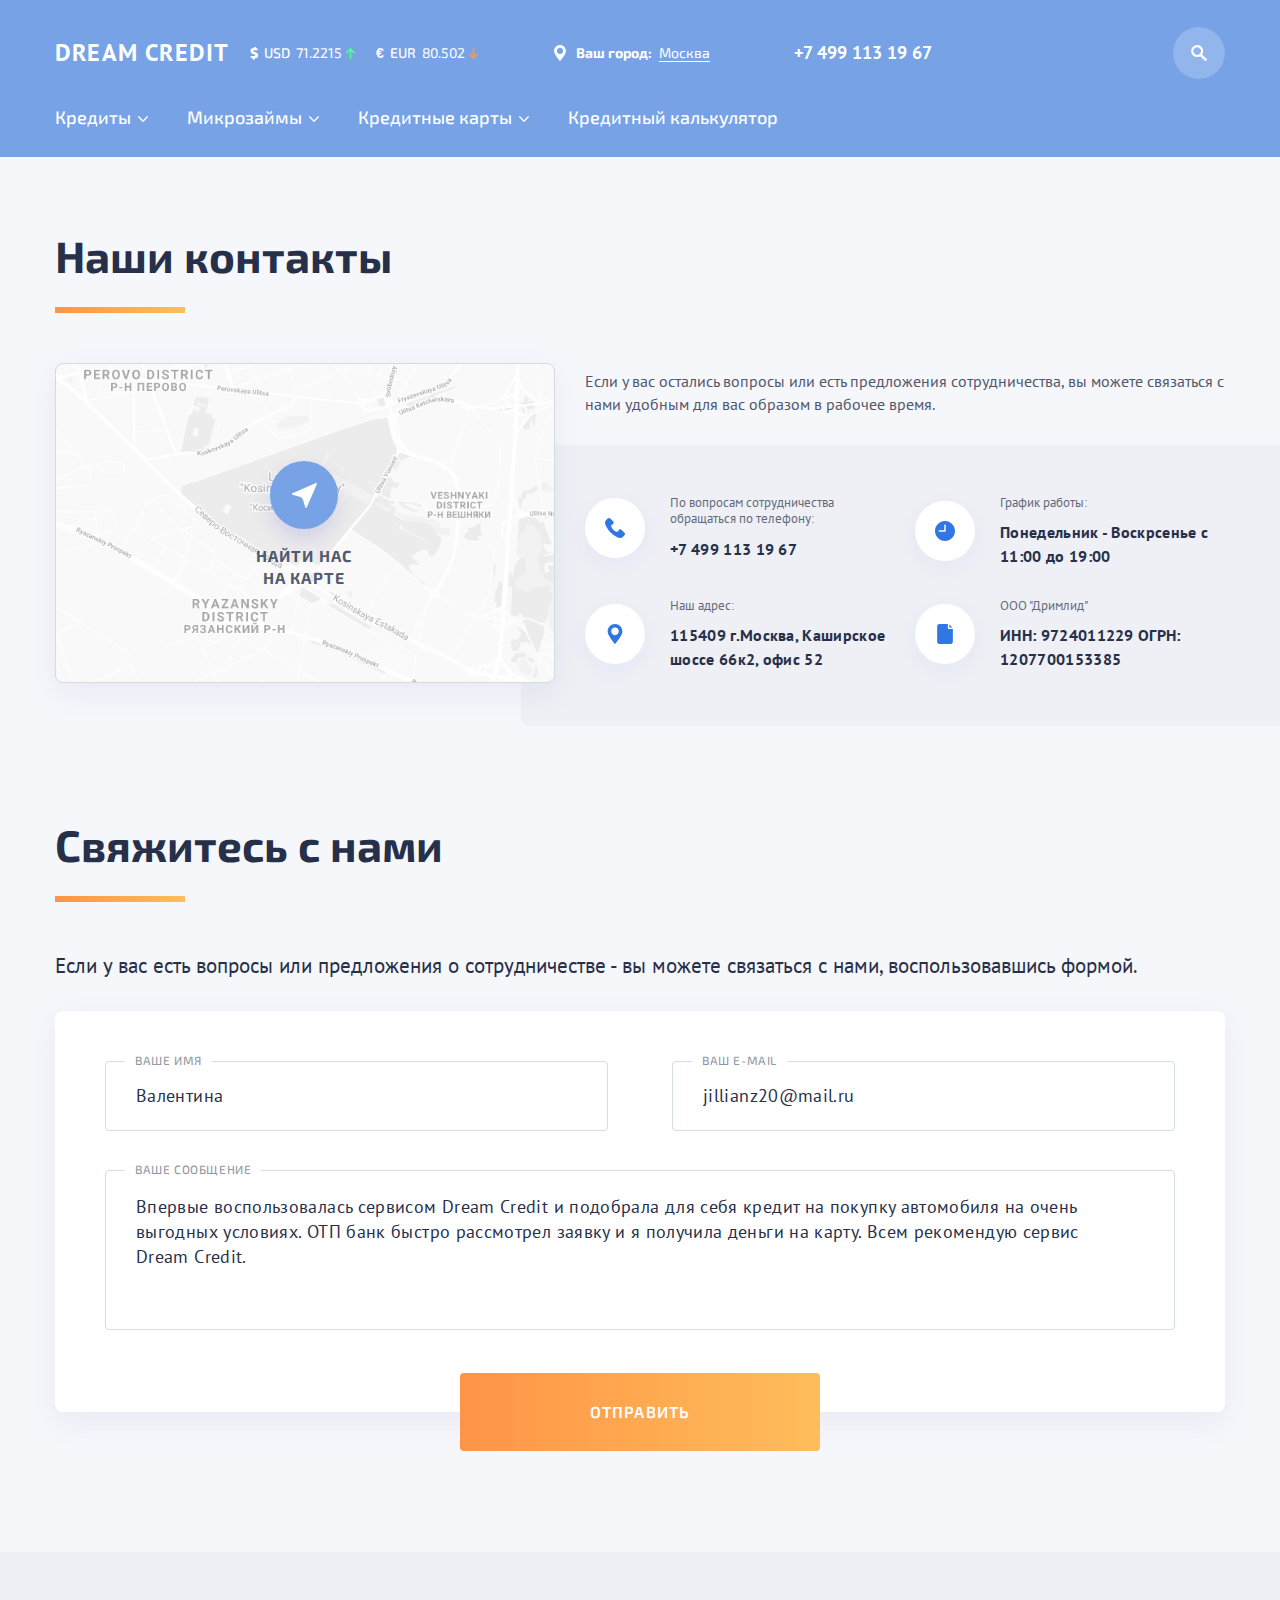
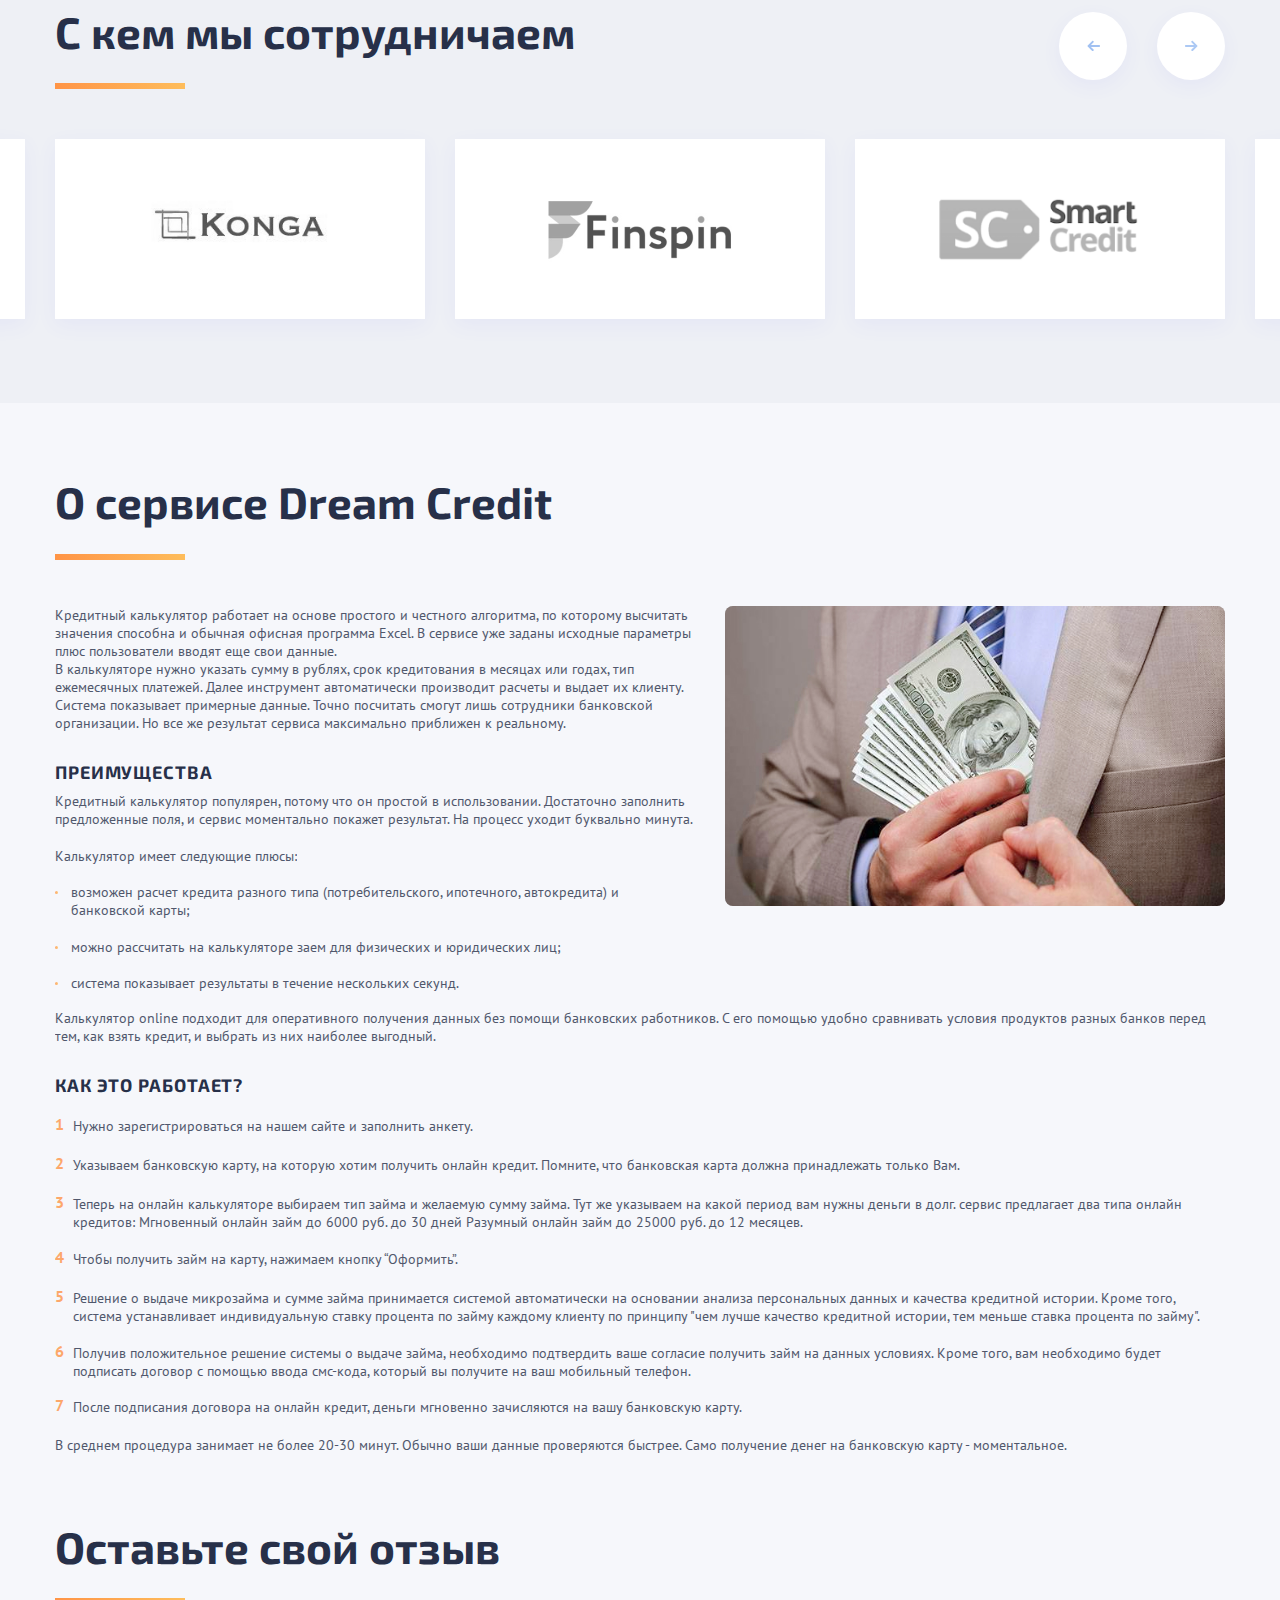
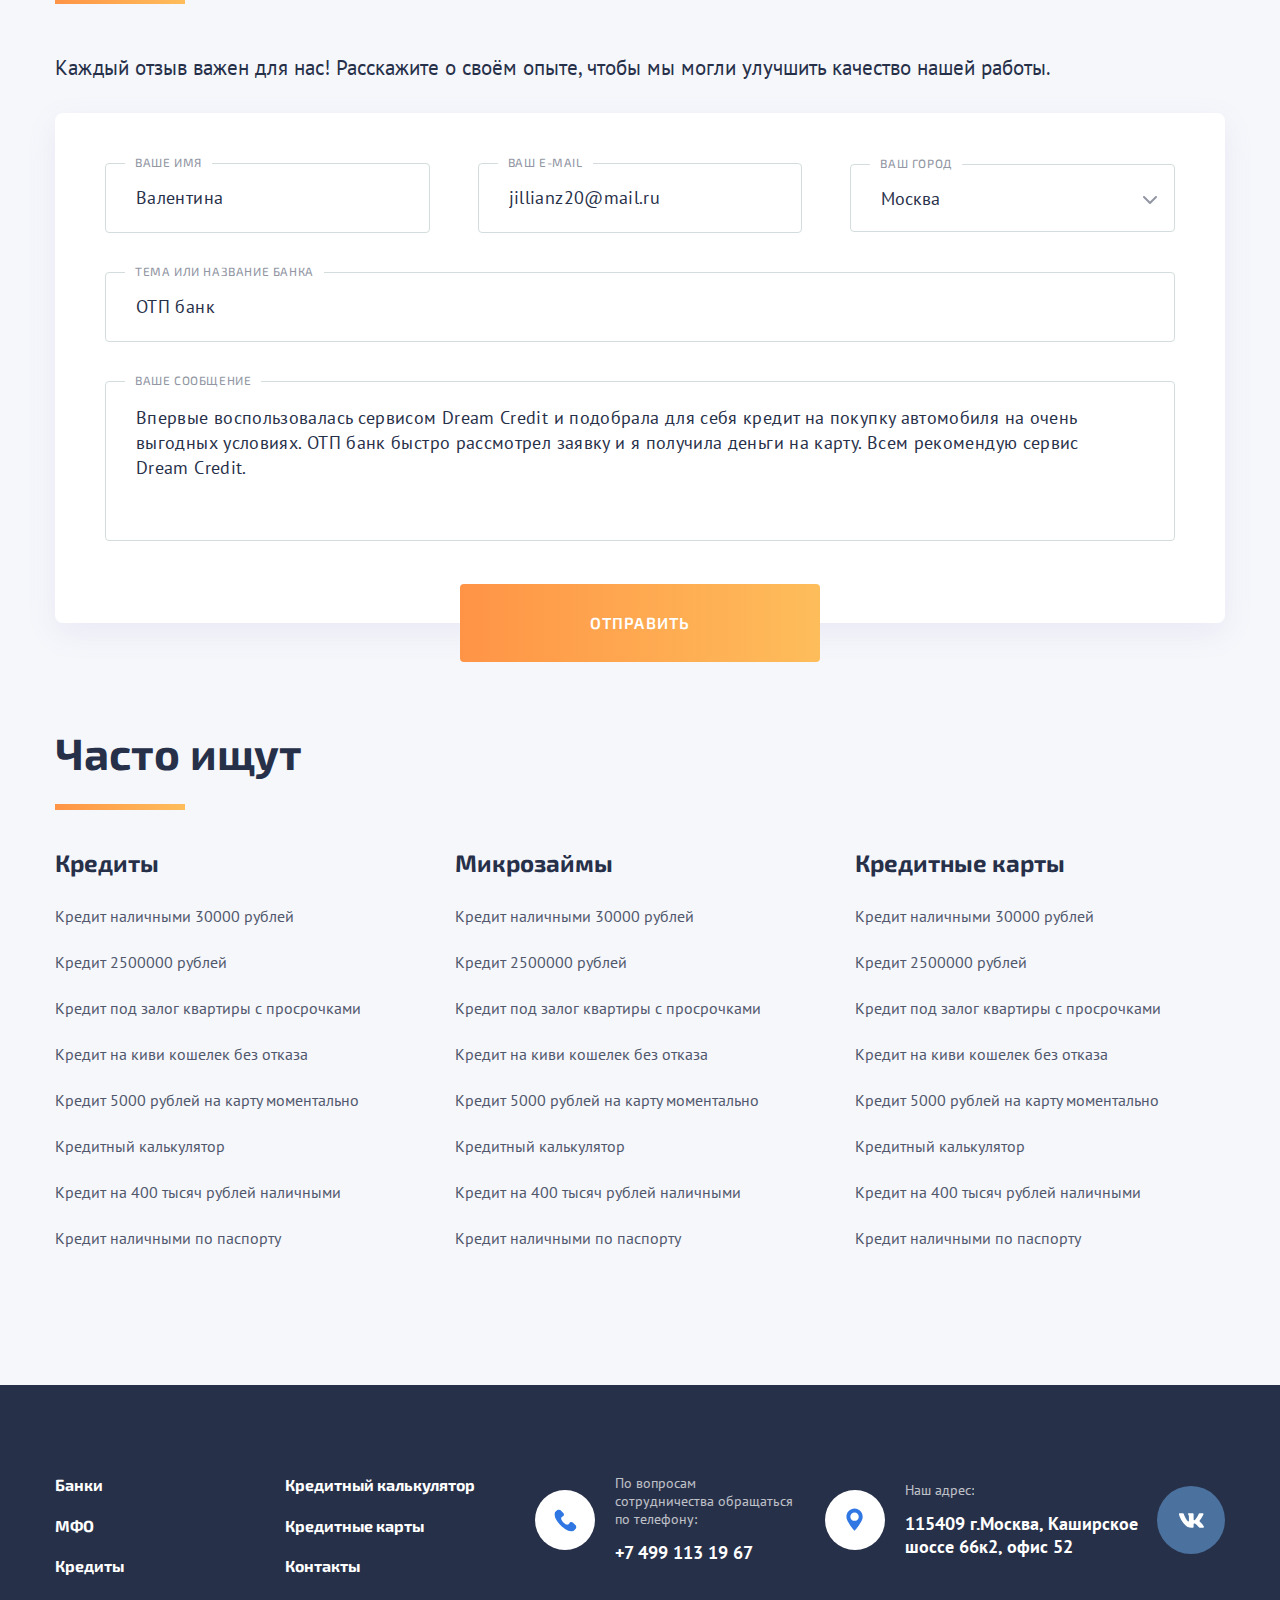
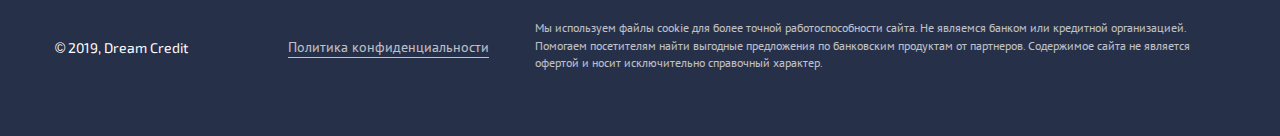
<file: contacts.html>
<!DOCTYPE html>
<html lang="ru">

<head>
    <meta charset="utf-8">
    <title>Наши контакты</title>
    <meta name="description" content="">
    <meta http-equiv="X-UA-Compatible" content="IE=edge">
    <meta name="viewport" content="width=device-width, initial-scale=1, maximum-scale=1">
    <link rel="stylesheet" href="css/main.css">
</head>

<body>

<div class="container">
    
    <header class="header">
        <div class="header__top">
            <div class="wrapper header__top-wrap flex">
                <a href="#" class="header__logo">Dream credit</a>
                <div class="header__mobile">
                    <div class="header__content flex">
                        <div class="header__currencies flex">
                            <div class="header__currency flex">
                                <div class="header__currency-icon">$</div>
                                <div class="header__currency-name">USD</div>
                                <div class="header__currency-value">71.2215</div>
                                <div class="header__currency-arrow img-contain">
                                    <img src="images/icons/arrow-rgeen.svg" alt="">
                                </div>
                            </div>
                            <div class="header__currency flex">
                                <div class="header__currency-icon">€</div>
                                <div class="header__currency-name">EUR</div>
                                <div class="header__currency-value">80.502</div>
                                <div class="header__currency-arrow img-contain">
                                    <img src="images/icons/arrow-orange.svg" alt="">
                                </div>
                            </div>
                        </div>
                        <div class="header__city flex">
                            <div class="header__city-icon img-contain">
                                <img src="images/icons/location.svg" alt="">
                            </div>
                            <div class="header__city-caption">Ваш город:</div>
                            <div class="header__city-name city--js">Москва</div>
                        </div>
                        <div class="header__contacts flex">
                            <div class="header__contacts-desc">По всем вопросам обращаться по телефону</div>
                            <a href="tel:+7 499 113 19 67" class="header__tel">+7 499 113 19 67</a>
                        </div>
                        <form action="#" class="header__search">
                            <div class="header__search-btn flex-center">
                                <img src="images/icons/search.svg" alt="">
                            </div>
                            <input type="text" name="text" class="header__search-field field" placeholder="Поиск">
                            <button class="header__search-button flex-center">
                                <img src="images/icons/search.svg" alt="">
                            </button>
                        </form>
                    </div>
                </div>
                <div class="header__burger">
                    <span></span>
                    <span></span>
                    <span></span>
                </div>
            </div>
        </div>
        <div class="header__bottom">
            <div class="wrapper">
                <nav class="menu">
                    <ul>
                        <li class="menu-item-has-children">
                            <a href="#">Кредиты</a>
                            <ul>
                                <li><a href="#">На карту</a></li>
                                <li><a href="#">Наличными</a></li>
                                <li><a href="#">Без справок</a></li>
                                <li><a href="#">Без отказа</a></li>
                                <li><a href="#">Пенсионерам</a></li>
                            </ul>
                        </li>
                        <li class="menu-item-has-children">
                            <a href="#">Микрозаймы</a>
                            <ul>
                                <li><a href="#">На карту</a></li>
                                <li><a href="#">Наличными</a></li>
                                <li><a href="#">Без справок</a></li>
                                <li><a href="#">Без отказа</a></li>
                                <li><a href="#">Пенсионерам</a></li>
                            </ul>
                        </li>
                        <li class="menu-item-has-children">
                            <a href="#">Кредитные карты</a>
                            <ul>
                                <li><a href="#">На карту</a></li>
                                <li><a href="#">Наличными</a></li>
                                <li><a href="#">Без справок</a></li>
                                <li><a href="#">Без отказа</a></li>
                                <li><a href="#">Пенсионерам</a></li>
                            </ul>
                        </li>
                        <li>
                            <a href="#">Кредитный калькулятор</a>
                        </li>
                    </ul>
                </nav>
            </div>
        </div>
    </header>

    <section class="contacts">
        <div class="wrapper">
            <div class="top">
                <div class="title">Наши контакты</div>
            </div>
            <div class="contacts__wrap flex">
                <a href="#" class="contacts__map">
                    <div class="contacts__map-img img-cover">
                        <img src="images/contacts/map.png" alt="">
                    </div>
                    <div class="contacts__map-box">
                        <div class="contacts__map-icon flex-center img-contain">
                            <img src="images/icons/map-icon.svg" alt="">
                        </div>
                        <div class="contacts__map-desc">Найти нас на карте</div>
                    </div>
                </a>
                <div class="contacts__body">
                    <div class="contacts__desc">Если у вас остались вопросы или есть предложения сотрудничества, вы можете связаться с нами удобным для вас образом в рабочее время.</div>
                    <div class="contacts__row flex">
                        <div class="contacts__coll flex">
                            <div class="contacts__icon">
                                <img src="images/contacts/phone.svg" alt="">
                            </div>
                            <div class="contacts__box">
                                <div class="contacts__caption">По вопросам сотрудничества обращаться по телефону: </div>
                                <a href="tel:+7 499 113 19 67 " class="contacts__value">+7 499 113 19 67 </a>
                            </div>
                        </div>
                        <div class="contacts__coll flex">
                            <div class="contacts__icon">
                                <img src="images/contacts/square.svg" alt="">
                            </div>
                            <div class="contacts__box">
                                <div class="contacts__caption">График работы:</div>
                                <div class="contacts__value">Понедельник - Воскрсенье с 11:00 до 19:00 </div>
                            </div>
                        </div>
                        <div class="contacts__coll flex">
                            <div class="contacts__icon">
                                <img src="images/contacts/map.svg" alt="">
                            </div>
                            <div class="contacts__box">
                                <div class="contacts__caption">Наш адрес:</div>
                                <a href="#" class="contacts__value">115409 г.Москва, Каширское шоссе 66к2, офис 52 </a>
                            </div>
                        </div>
                        <div class="contacts__coll flex">
                            <div class="contacts__icon">
                                <img src="images/contacts/interface.svg" alt="">
                            </div>
                            <div class="contacts__box">
                                <div class="contacts__caption">ООО "Дримлид" </div>
                                <a href="#" class="contacts__value">ИНН: 9724011229 ОГРН: 1207700153385 </a>
                            </div>
                        </div>
                    </div>
                </div>
            </div>
        </div>
    </section>

    <section class="order">
        <div class="wrapper">
            <div class="top">
                <div class="title">Свяжитесь с нами</div>
            </div>
            <div class="order__wrap flex">
                <form action="#" class="order__form flex">
                    <label class="order__form-label">
                        <div class="order__form-caption">Ваше имя</div>
                        <input type="text" name="name" class="order__form-field field" placeholder="" value="Валентина">
                    </label>
                    <label class="order__form-label">
                        <div class="order__form-caption">Ваш e-mail</div>
                        <input type="text" name="email" class="order__form-field field" placeholder="" value="jillianz20@mail.ru">
                    </label>
                    <label class="order__form-label order__form-label_big">
                        <div class="order__form-caption">Ваше сообщение</div>
                        <textarea class="order__form-field field" placeholder="Впервые воспользовалась сервисом Dream Credit и подобрала для себя кредит на покупку автомобиля на очень выгодных условиях. ОТП банк быстро рассмотрел заявку и я получила деньги на карту. Всем рекомендую сервис Dream Credit."></textarea>
                    </label>
                    <button class="order__form-btn btn">Отправить</button>
                </form>
                <div class="order__decs">Если у вас есть вопросы или предложения о сотрудничестве - вы можете связаться с нами, воспользовавшись формой.</div>
            </div>
        </div>
    </section>

    <section class="main-partners">
        <div class="wrapper">
            <div class="top flex">
                <div class="title">C кем мы сотрудничаем</div>
                <div class="arrows flex">
                    <div class="arrow arrow_prew">
                        <svg width="16" height="13" viewBox="0 0 16 13" fill="none" xmlns="http://www.w3.org/2000/svg">
                            <path d="M6.4257 12.5263L0.881658 6.98226C0.723528 6.82413 0.636719 6.61317 0.636719 6.38371C0.636719 6.15876 0.723528 5.94792 0.881658 5.78979L6.4257 0.245626C6.75332 -0.0818756 7.28654 -0.0818756 7.61392 0.245626L8.11754 0.748993C8.27554 0.907123 8.36248 1.11809 8.36248 1.34317C8.36248 1.56812 8.27554 1.78633 8.11754 1.94434L4.88299 5.18587L15.1591 5.18587C15.6222 5.18587 16 5.5486 16 6.01175L16 6.72371C16 7.18685 15.6222 7.5863 15.1591 7.5863L4.84652 7.5863L8.11754 10.8462C8.27554 11.0042 8.36248 11.2096 8.36248 11.4346C8.36248 11.6597 8.27554 11.8676 8.11754 12.0258L7.61392 12.5277C7.28642 12.8553 6.75332 12.8541 6.4257 12.5263Z" fill="#1465DF"/>
                        </svg>
                    </div>
                    <div class="arrow arrow_next">
                        <svg width="16" height="13" viewBox="0 0 16 13" fill="none" xmlns="http://www.w3.org/2000/svg">
                            <path d="M9.5743 12.5263L15.1183 6.98226C15.2765 6.82413 15.3633 6.61317 15.3633 6.38371C15.3633 6.15876 15.2765 5.94792 15.1183 5.78979L9.5743 0.245626C9.24668 -0.0818756 8.71346 -0.0818756 8.38608 0.245626L7.88246 0.748993C7.72446 0.907123 7.63752 1.11809 7.63752 1.34317C7.63752 1.56812 7.72446 1.78633 7.88246 1.94434L11.117 5.18587L0.840936 5.18587C0.377788 5.18587 -4.98336e-05 5.5486 -4.98538e-05 6.01175L-4.9885e-05 6.72371C-4.99052e-05 7.18685 0.377788 7.5863 0.840936 7.5863L11.1535 7.5863L7.88246 10.8462C7.72446 11.0042 7.63752 11.2096 7.63752 11.4346C7.63752 11.6597 7.72446 11.8676 7.88246 12.0258L8.38608 12.5277C8.71358 12.8553 9.24668 12.8541 9.5743 12.5263Z" fill="#3077E3"/>
                        </svg>
                    </div>
                </div>
            </div>
            <div id="main-partners__body" class="main-partners__body">
                <div class="main-partners__slick swiper-container">
                    <div class="swiper-wrapper">
                        <div class="main-partners__slide swiper-slide">
                            <div class="main-partners__block img-content flex-center">
                                <img src="images/main-partners/img-1.png" alt="">
                            </div>
                        </div>
                        <div class="main-partners__slide swiper-slide">
                            <div class="main-partners__block img-content flex-center">
                                <img src="images/main-partners/img-2.png" alt="">
                            </div>
                        </div>
                        <div class="main-partners__slide swiper-slide">
                            <div class="main-partners__block img-content flex-center">
                                <img src="images/main-partners/img-3.png" alt="">
                            </div>
                        </div>
                        <div class="main-partners__slide swiper-slide">
                            <div class="main-partners__block img-content flex-center">
                                <img src="images/main-partners/img-4.png" alt="">
                            </div>
                        </div>
                        <div class="main-partners__slide swiper-slide">
                            <div class="main-partners__block img-content flex-center">
                                <img src="images/main-partners/img-5.png" alt="">
                            </div>
                        </div>
                        <div class="main-partners__slide swiper-slide">
                            <div class="main-partners__block img-content flex-center">
                                <img src="images/main-partners/img-1.png" alt="">
                            </div>
                        </div>
                        <div class="main-partners__slide swiper-slide">
                            <div class="main-partners__block img-content flex-center">
                                <img src="images/main-partners/img-2.png" alt="">
                            </div>
                        </div>
                        <div class="main-partners__slide swiper-slide">
                            <div class="main-partners__block img-content flex-center">
                                <img src="images/main-partners/img-3.png" alt="">
                            </div>
                        </div>
                        <div class="main-partners__slide swiper-slide">
                            <div class="main-partners__block img-content flex-center">
                                <img src="images/main-partners/img-4.png" alt="">
                            </div>
                        </div>
                        <div class="main-partners__slide swiper-slide">
                            <div class="main-partners__block img-content flex-center">
                                <img src="images/main-partners/img-5.png" alt="">
                            </div>
                        </div>
                    </div>
                </div>
            </div>
        </div>
    </section>

    <section class="contacts-article">
        <div class="wrapper">
            <div class="top">
                <div class="title">О сервисе Dream Credit</div>
            </div>
            <div class="contacts-article__text">
                <img src="images/contacts/img.jpg" alt="">
                <p>Кредитный калькулятор работает на основе простого и честного алгоритма, по которому высчитать значения способна и обычная офисная программа Excel. В сервисе уже заданы исходные параметры плюс пользователи вводят еще свои данные.<br> В калькуляторе нужно указать сумму в рублях, срок кредитования в месяцах или годах, тип ежемесячных платежей. Далее инструмент автоматически производит расчеты и выдает их клиенту.<br> Система показывает примерные данные. Точно посчитать смогут лишь сотрудники банковской организации. Но все же результат сервиса максимально приближен к реальному.</p>
                <h4>Преимущества</h4>
                <p>Кредитный калькулятор популярен, потому что он простой в использовании. Достаточно заполнить предложенные поля, и сервис моментально покажет результат. На процесс уходит буквально минута.</p>
                <p>Калькулятор имеет следующие плюсы:</p>
                <ul>
                    <li>возможен расчет кредита разного типа (потребительского, ипотечного, автокредита) и банковской карты;</li>
                    <li>можно рассчитать на калькуляторе заем для физических и юридических лиц;</li>
                    <li>система показывает результаты в течение нескольких секунд.</li>
                </ul>
                <p>Калькулятор online подходит для оперативного получения данных без помощи банковских работников. С его помощью удобно сравнивать условия продуктов разных банков перед тем, как взять кредит, и выбрать из них наиболее выгодный.</p>
                <h4>Как это работает?</h4>
                <ol>
                    <li>Нужно зарегистрироваться на нашем сайте и заполнить анкету.</li>
                    <li>Указываем банковскую карту, на которую хотим получить онлайн кредит. Помните, что банковская карта должна принадлежать только Вам.</li>
                    <li>Теперь на онлайн калькуляторе выбираем тип займа и желаемую сумму займа. Тут же указываем на какой период вам нужны деньги в долг. сервис предлагает два типа онлайн кредитов: Мгновенный онлайн займ до 6000 руб. до 30 дней Разумный онлайн займ до 25000 руб. до 12 месяцев.</li>
                    <li>Чтобы получить займ на карту, нажимаем кнопку “Оформить”.</li>
                    <li>Решение о выдаче микрозайма и сумме займа принимается системой автоматически на основании анализа персональных данных и качества кредитной истории. Кроме того, система устанавливает индивидуальную ставку процента по займу каждому клиенту по принципу "чем лучше качество кредитной истории, тем меньше ставка процента по займу".</li>
                    <li>Получив положительное решение системы о выдаче займа, необходимо подтвердить ваше согласие получить займ на данных условиях. Кроме того, вам необходимо будет подписать договор с помощью ввода смс-кода, который вы получите на ваш мобильный телефон.</li>
                    <li>После подписания договора на онлайн кредит, деньги мгновенно зачисляются на вашу банковскую карту.</li>
                </ol>
                <p>В среднем процедура занимает не более 20-30 минут. Обычно ваши данные проверяются быстрее. Само получение денег на банковскую карту - моментальное.</p>
            </div>
        </div>
    </section>

    <section class="order order_review">
        <div class="wrapper">
            <div class="top">
                <div class="title">Оставьте свой отзыв</div>
            </div>
            <div class="order__wrap flex">
                <div class="order__decs">Каждый отзыв важен для нас!<br> Расскажите о своём опыте, чтобы мы могли улучшить качество нашей работы.</div>
                <form action="#" class="order__form flex">
                    <label class="order__form-label order__form-label_small">
                        <div class="order__form-caption">Ваше имя</div>
                        <input type="text" name="name" class="order__form-field field" placeholder="" value="Валентина">
                    </label>
                    <label class="order__form-label order__form-label_small">
                        <div class="order__form-caption">Ваш e-mail</div>
                        <input type="text" name="email" class="order__form-field field" placeholder="" value="jillianz20@mail.ru">
                    </label>
                    <label class="order__form-label order__form-label_small">
                        <div class="order__form-caption">Ваш Город</div>
                        <div class="select">
                            <div class="select-title">
                                <div class="select-title__arrow"></div>
                                <div class="select-title__value">Москва</div>
                            </div>
                            <div class="select-options">
                                <div class="select-options__value">Москва</div>
                                <div class="select-options__value">Барнаул</div>
                                <div class="select-options__value">Санкт Петербург</div>
                                <input type="hidden" name="city" value="Москва">
                            </div>
                        </div>
                    </label>
                    <label class="order__form-label order__form-label_mobile-normal order__form-label_big">
                        <div class="order__form-caption">Тема или название банка</div>
                        <input type="text" name="name" class="order__form-field field" placeholder="" value="ОТП банк">
                    </label>
                    <label class="order__form-label order__form-label_big">
                        <div class="order__form-caption">Ваше сообщение</div>
                        <textarea class="order__form-field field" placeholder="Впервые воспользовалась сервисом Dream Credit и подобрала для себя кредит на покупку автомобиля на очень выгодных условиях. ОТП банк быстро рассмотрел заявку и я получила деньги на карту. Всем рекомендую сервис Dream Credit."></textarea>
                    </label>
                    <button class="order__form-btn btn">Отправить</button>
                </form>
            </div>
        </div>
    </section>

    <section class="main-search">
        <div class="wrapper">
            <div class="top">
                <div class="title">Часто ищут</div>
            </div>
            <div class="main-search__row flex">
                <div class="main-search__coll">
                    <div class="main-search__caption">Кредиты</div>
                    <div class="main-search__list">
                        <ul>
                            <li><a href="#">Кредит наличными 30000 рублей</a></li>
                            <li><a href="#">Кредит 2500000 рублей</a></li>
                            <li><a href="#">Кредит под залог квартиры с просрочками</a></li>
                            <li><a href="#">Кредит на киви кошелек без отказа</a></li>
                            <li><a href="#">Кредит 5000 рублей на карту моментально</a></li>
                            <li><a href="#">Кредитный калькулятор</a></li>
                            <li><a href="#">Кредит на 400 тысяч рублей наличными</a></li>
                            <li><a href="#">Кредит наличными по паспорту</a></li>
                        </ul>
                    </div>
                </div>
                <div class="main-search__coll">
                    <div class="main-search__caption">Микрозаймы</div>
                    <div class="main-search__list">
                        <ul>
                            <li><a href="#">Кредит наличными 30000 рублей</a></li>
                            <li><a href="#">Кредит 2500000 рублей</a></li>
                            <li><a href="#">Кредит под залог квартиры с просрочками</a></li>
                            <li><a href="#">Кредит на киви кошелек без отказа</a></li>
                            <li><a href="#">Кредит 5000 рублей на карту моментально</a></li>
                            <li><a href="#">Кредитный калькулятор</a></li>
                            <li><a href="#">Кредит на 400 тысяч рублей наличными</a></li>
                            <li><a href="#">Кредит наличными по паспорту</a></li>
                        </ul>
                    </div>
                </div>
                <div class="main-search__coll">
                    <div class="main-search__caption">Кредитные карты</div>
                    <div class="main-search__list">
                        <ul>
                            <li><a href="#">Кредит наличными 30000 рублей</a></li>
                            <li><a href="#">Кредит 2500000 рублей</a></li>
                            <li><a href="#">Кредит под залог квартиры с просрочками</a></li>
                            <li><a href="#">Кредит на киви кошелек без отказа</a></li>
                            <li><a href="#">Кредит 5000 рублей на карту моментально</a></li>
                            <li><a href="#">Кредитный калькулятор</a></li>
                            <li><a href="#">Кредит на 400 тысяч рублей наличными</a></li>
                            <li><a href="#">Кредит наличными по паспорту</a></li>
                        </ul>
                    </div>
                </div>
            </div>
        </div>
    </section>

    <footer class="footer">
        <div class="wrapper footer__wrap flex">
            <div class="footer__left">
                <div class="footer__row flex">
                    <nav class="footer__menu">
                        <ul>
                            <li><a href="#">Банки</a></li>
                            <li><a href="#">МФО</a></li>
                            <li><a href="#">Кредиты</a></li>
                        </ul>
                    </nav>
                    <nav class="footer__menu">
                        <ul>
                            <li><a href="#">Кредитный калькулятор</a></li>
                            <li><a href="#">Кредитные карты</a></li>
                            <li><a href="#">Контакты</a></li>
                        </ul>
                    </nav>
                </div>
                <div class="footer__left-bottom flex">
                    <div class="footer__copiright">© 2019, Dream Credit</div>
                    <a href="#" class="footer__confidentiality">Политика конфиденциальности</a>
                </div>
            </div>
            <div class="footer__right">
                <div class="footer__contacts flex">
                    <div class="footer__items flex">
                        <div class="footer__item flex">
                            <div class="footer__icon img-contain">
                                <img src="images/footer/phone.svg" alt="">
                            </div>
                            <div class="footer__content">
                                <div class="footer__content-desc">По вопросам сотрудничества обращаться по телефону: </div>
                                <a href="#" class="footer__content-link">+7 499 113 19 67 </a>
                            </div>
                        </div>
                        <div class="footer__item flex">
                            <div class="footer__icon img-contain">
                                <img src="images/footer/location.svg" alt="">
                            </div>
                            <div class="footer__content">
                                <div class="footer__content-desc">Наш адрес:</div>
                                <address class="footer__content-link">115409 г.Москва, Каширское шоссе 66к2, офис 52 </address>
                            </div>
                        </div>
                    </div>
                    <a href="#" class="footer__vk img-contain">
                        <img src="images/footer/vk.svg" alt="">
                    </a>
                </div>
                <div class="footer__right-bottom">Мы используем файлы cookie для более точной работоспособности сайта. Не являемся банком или кредитной организацией. Помогаем посетителям найти выгодные предложения по банковским продуктам от партнеров. Содержимое сайта не является офертой и носит исключительно справочный характер. </div>
            </div>
        </div>
    </footer>

</div>

<div id="city-modal" class="city-modal modal" style="display: none;">
    <div class="modal__closed flex text-small" data-fancybox-close>
        <svg width="13" height="13" viewBox="0 0 13 13" fill="none" xmlns="http://www.w3.org/2000/svg">
            <rect y="1.41406" width="2" height="15" rx="1" transform="rotate(-45 0 1.41406)" fill="#FFF"/>
            <rect x="10.6064" width="2" height="15" rx="1" transform="rotate(45 10.6064 0)" fill="#FFF"/>
        </svg>
    </div>
    <div class="modal__wrap">
        <div class="modal__title">Выберите ваш город</div>
        <div class="city-modal__list">
            <a href="#" class="city-modal__link active">Москва</a>
            <a href="#" class="city-modal__link">Барнаул</a>
            <a href="#" class="city-modal__link">Санкт-Петербург</a>
            <a href="#" class="city-modal__link">Красноярск</a>
        </div>
    </div>
</div><!-- end city-modal -->

<script src="js/common.js"></script>

</body>

</html>
</file>
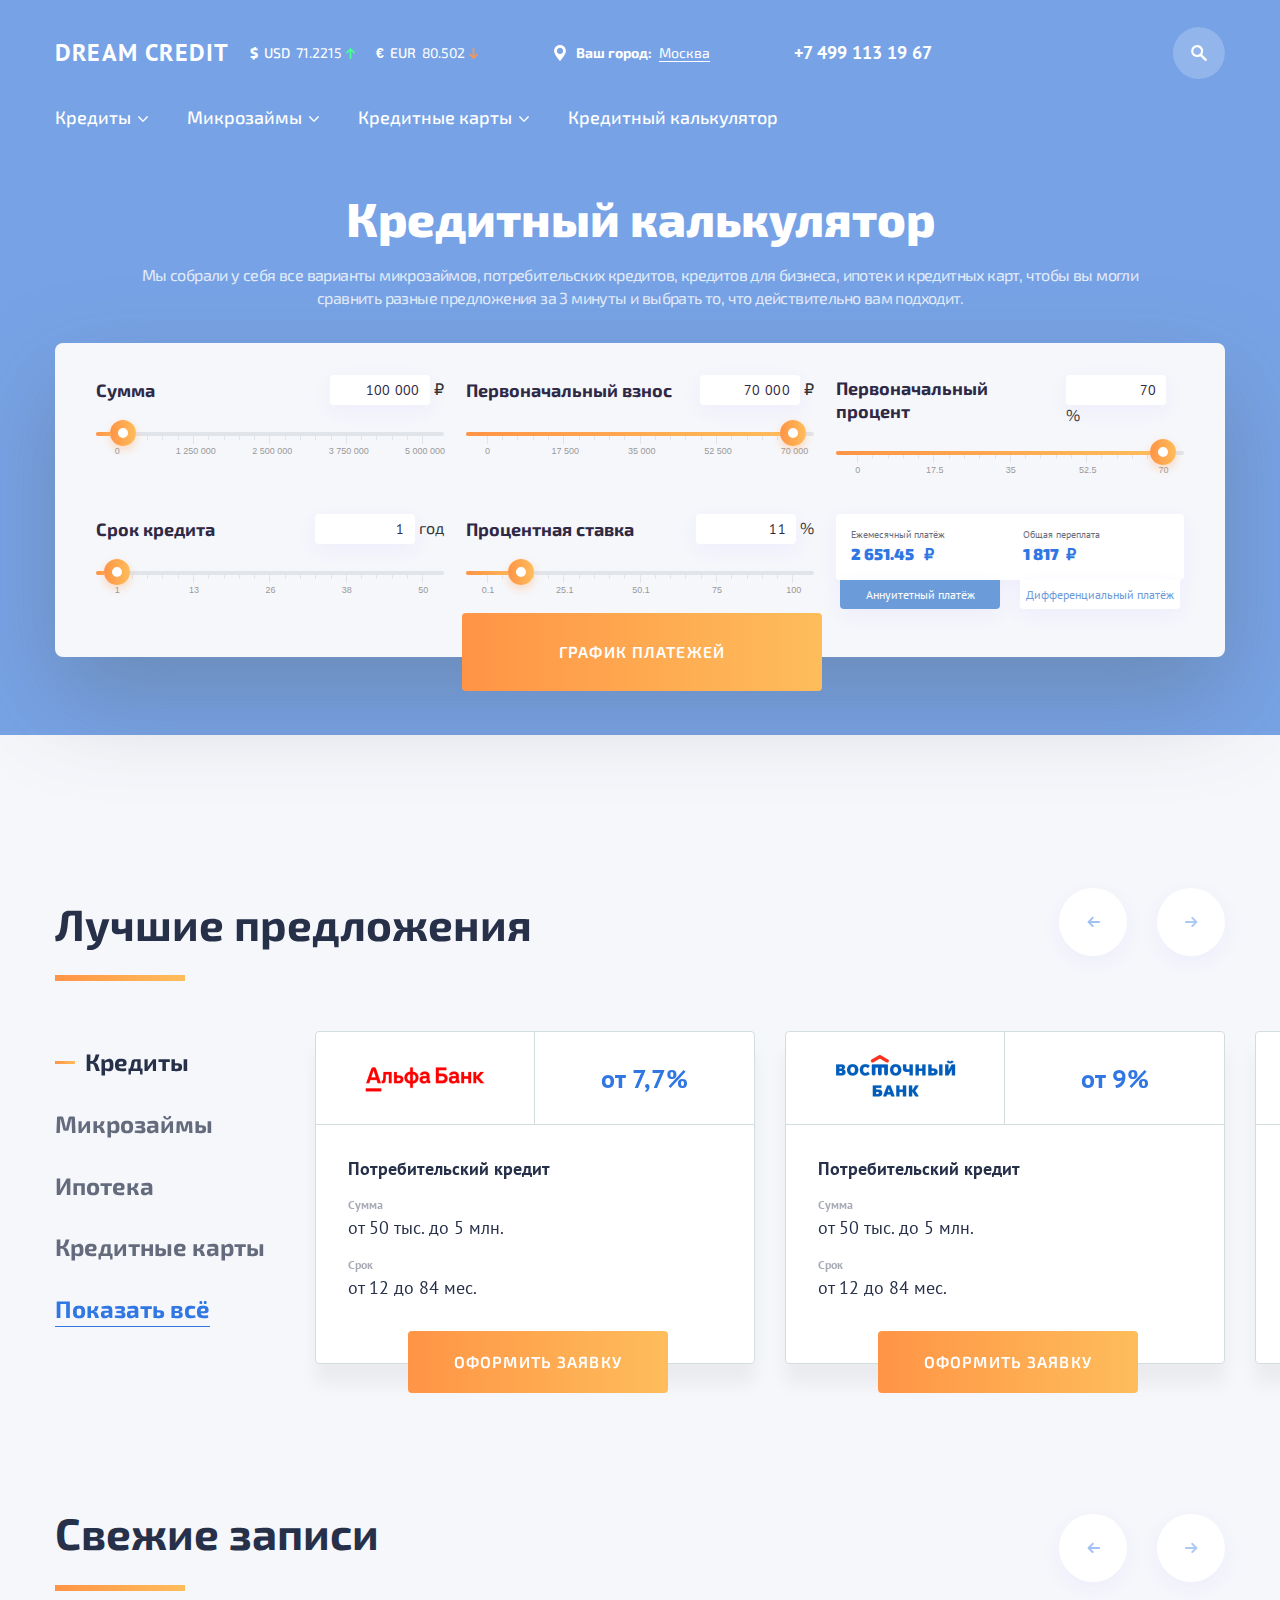
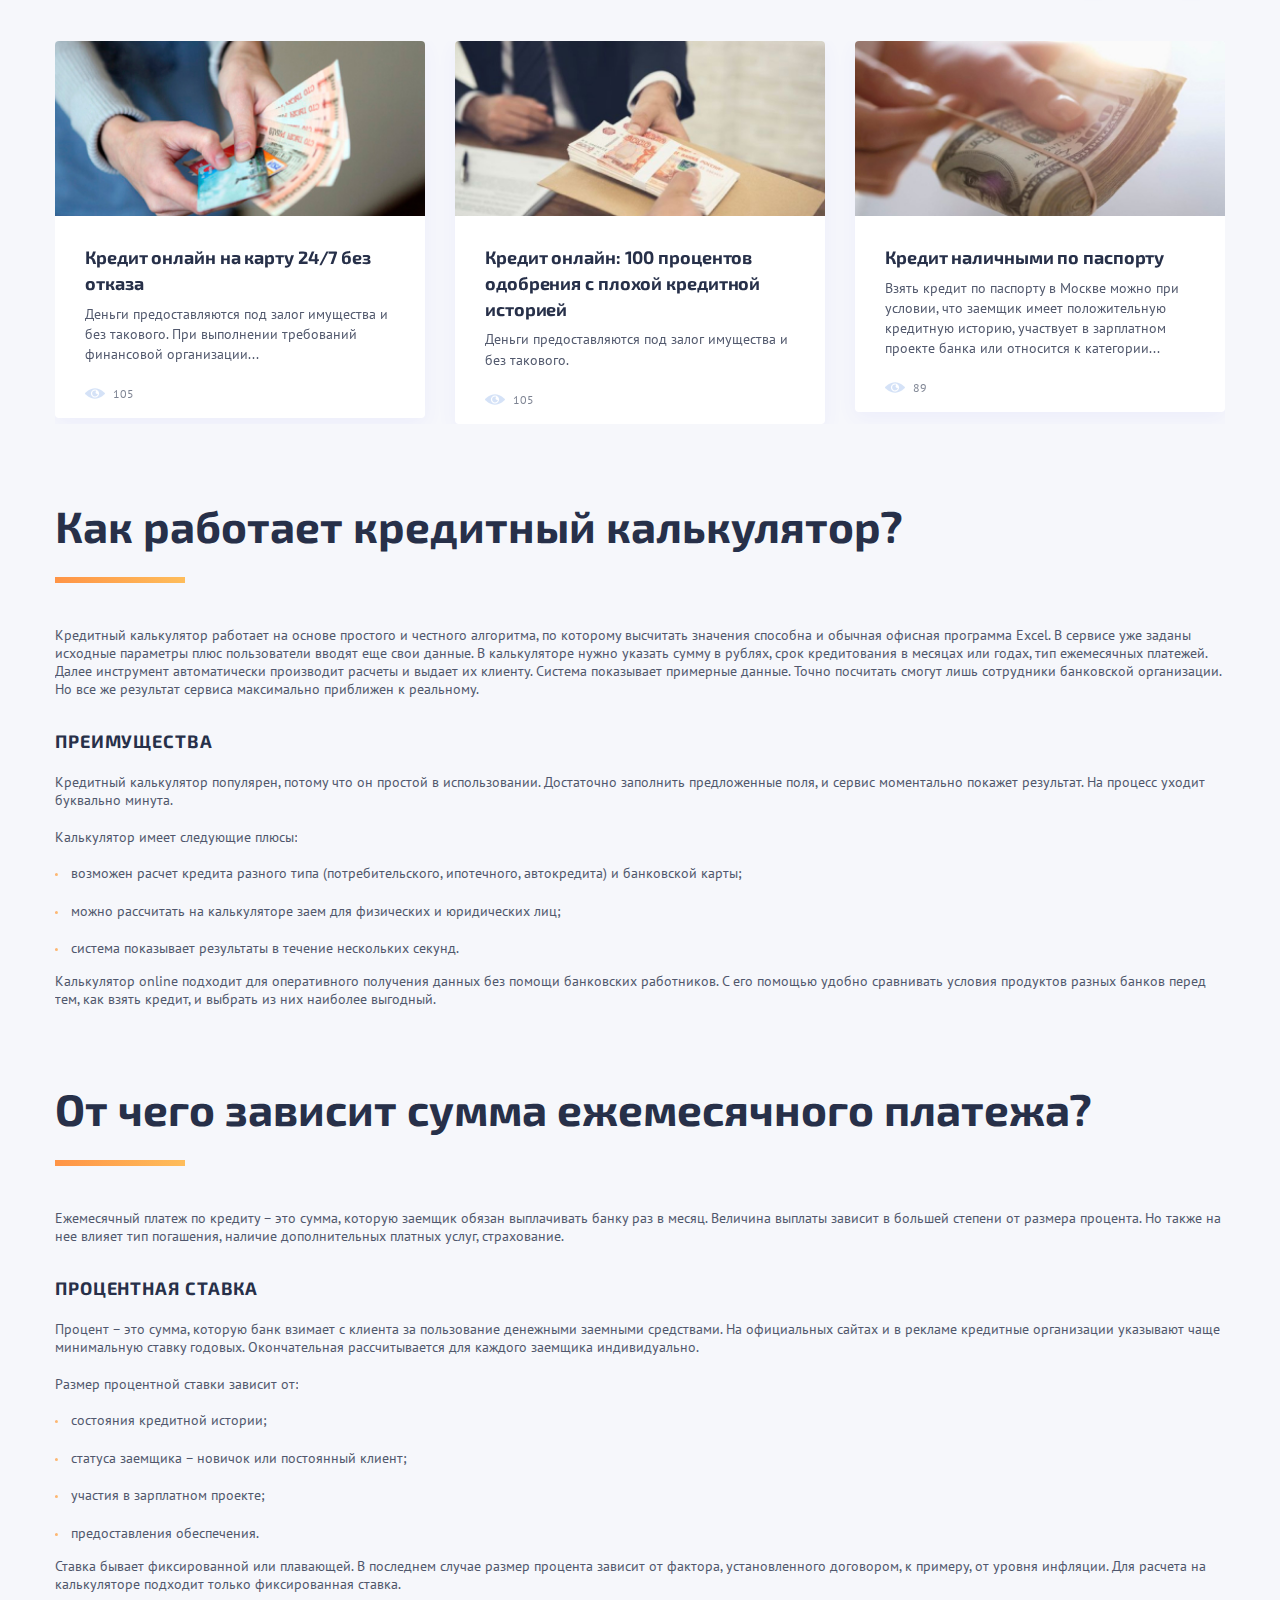
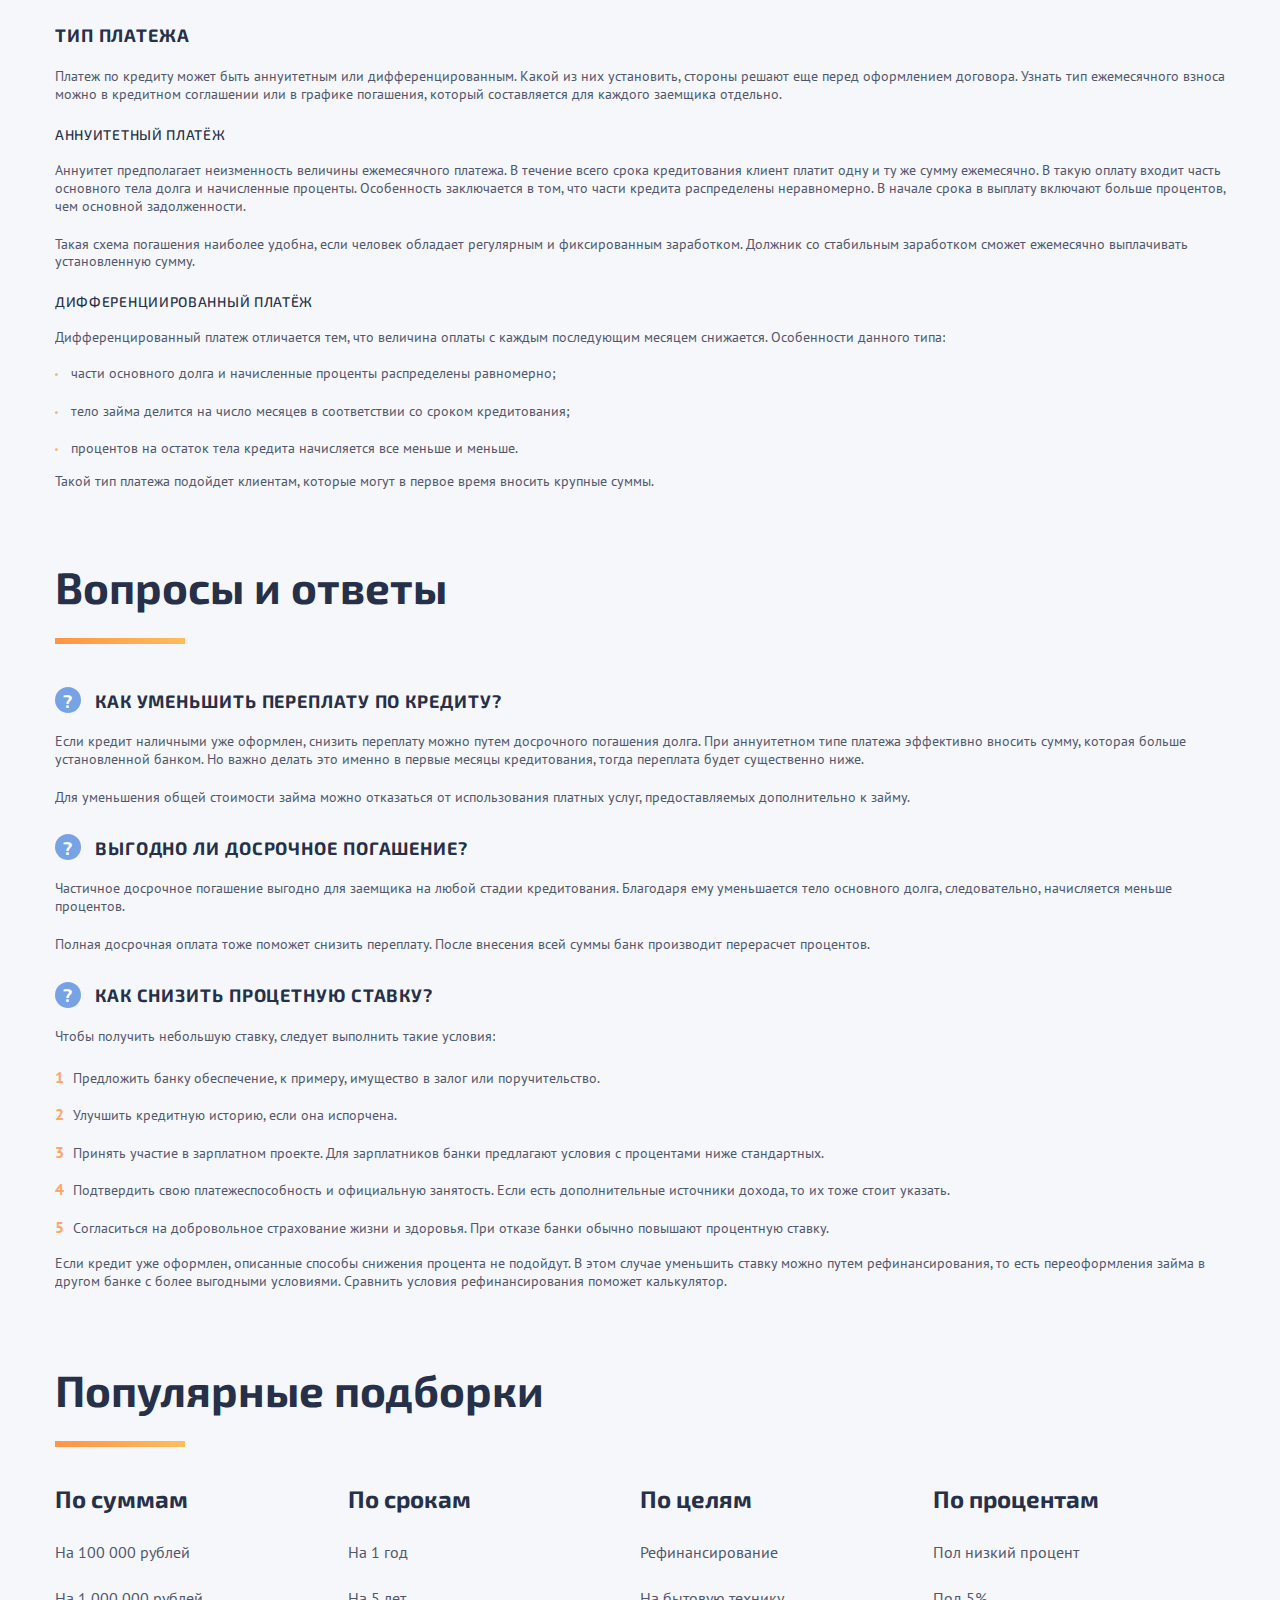
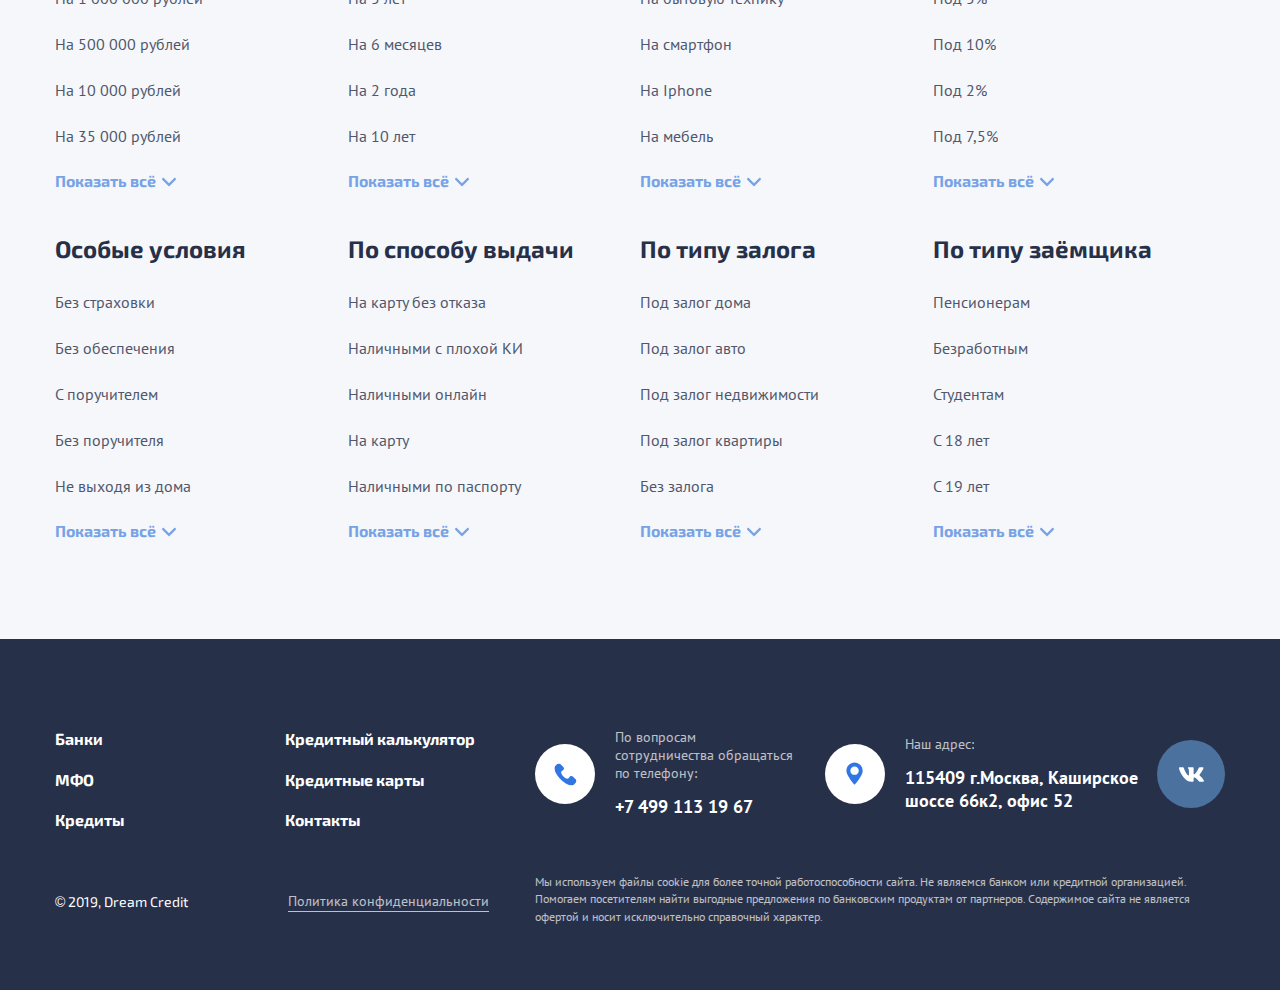
<file: credit-calculator.html>
<!DOCTYPE html>
<html lang="ru">

<head>
    <meta charset="utf-8">
    <title>Кредитный калькулятор</title>
    <meta name="description" content="">
    <meta http-equiv="X-UA-Compatible" content="IE=edge">
    <meta name="viewport" content="width=device-width, initial-scale=1, maximum-scale=1">
    <link rel="stylesheet" href="css/main.css">

</head>

<body>

<div class="container">
    
    <header class="header">
        <div class="header__top">
            <div class="wrapper header__top-wrap flex">
                <a href="#" class="header__logo">Dream credit</a>
                <div class="header__mobile">
                    <div class="header__content flex">
                        <div class="header__currencies flex">
                            <div class="header__currency flex">
                                <div class="header__currency-icon">$</div>
                                <div class="header__currency-name">USD</div>
                                <div class="header__currency-value">71.2215</div>
                                <div class="header__currency-arrow img-contain">
                                    <img src="images/icons/arrow-rgeen.svg" alt="">
                                </div>
                            </div>
                            <div class="header__currency flex">
                                <div class="header__currency-icon">€</div>
                                <div class="header__currency-name">EUR</div>
                                <div class="header__currency-value">80.502</div>
                                <div class="header__currency-arrow img-contain">
                                    <img src="images/icons/arrow-orange.svg" alt="">
                                </div>
                            </div>
                        </div>
                        <div class="header__city flex">
                            <div class="header__city-icon img-contain">
                                <img src="images/icons/location.svg" alt="">
                            </div>
                            <div class="header__city-caption">Ваш город:</div>
                            <div class="header__city-name city--js">Москва</div>
                        </div>
                        <div class="header__contacts flex">
                            <div class="header__contacts-desc">По всем вопросам обращаться по телефону</div>
                            <a href="tel:+7 499 113 19 67" class="header__tel">+7 499 113 19 67</a>
                        </div>
                        <form action="#" class="header__search">
                            <div class="header__search-btn flex-center">
                                <img src="images/icons/search.svg" alt="">
                            </div>
                            <input type="text" name="text" class="header__search-field field" placeholder="Поиск">
                            <button class="header__search-button flex-center">
                                <img src="images/icons/search.svg" alt="">
                            </button>
                        </form>
                    </div>
                </div>
                <div class="header__burger">
                    <span></span>
                    <span></span>
                    <span></span>
                </div>
            </div>
        </div>
        <div class="header__bottom">
            <div class="wrapper">
                <nav class="menu">
                    <ul>
                        <li class="menu-item-has-children">
                            <a href="#">Кредиты</a>
                            <ul>
                                <li><a href="#">На карту</a></li>
                                <li><a href="#">Наличными</a></li>
                                <li><a href="#">Без справок</a></li>
                                <li><a href="#">Без отказа</a></li>
                                <li><a href="#">Пенсионерам</a></li>
                            </ul>
                        </li>
                        <li class="menu-item-has-children">
                            <a href="#">Микрозаймы</a>
                            <ul>
                                <li><a href="#">На карту</a></li>
                                <li><a href="#">Наличными</a></li>
                                <li><a href="#">Без справок</a></li>
                                <li><a href="#">Без отказа</a></li>
                                <li><a href="#">Пенсионерам</a></li>
                            </ul>
                        </li>
                        <li class="menu-item-has-children">
                            <a href="#">Кредитные карты</a>
                            <ul>
                                <li><a href="#">На карту</a></li>
                                <li><a href="#">Наличными</a></li>
                                <li><a href="#">Без справок</a></li>
                                <li><a href="#">Без отказа</a></li>
                                <li><a href="#">Пенсионерам</a></li>
                            </ul>
                        </li>
                        <li>
                            <a href="#">Кредитный калькулятор</a>
                        </li>
                    </ul>
                </nav>
            </div>
        </div>
    </header>

    <section class="promo promo__calc ">
        <div class="wrapper promo__wrap">
            <div class="promo__top">
                <div class="promo__title">Кредитный калькулятор</div>
                <div class="promo__subtitle">Мы собрали у себя все варианты микрозаймов, потребительских кредитов, кредитов для бизнеса, ипотек и кредитных карт, чтобы вы могли сравнить разные предложения за 3 минуты и выбрать то, что действительно вам подходит.</div>
            </div>
            <div class="promo__box">

                <div class="mortgage promo__form">
                    <div class="mortgage-form promo__form-row flex">
                        <div class="mortgage-form__row promo__form-coll">
                            <div class="promo__form-top flex">
                                <div class="promo__form-caption">Сумма</div>
                                    <div>
                                        <input type="text" class="mortgage-form__input total_amount promo__form-value" data-slider="total_amount">
                                        <span class="promo-icon">₽</span>
                                    </div>
                            </div>

                            <div class="mortgage-form__slider">
                                <input type="text" class="js-range-slider irs-hidden-input" id="total_amount" data-min="0" data-max="5000000" data-from="100000" data-step="50000" tabindex="-1" readonly="">
                            </div>
                        </div>

                        <div class="mortgage-form__row promo__form-coll">
                            <div class="promo__form-top flex">
                                <div class="promo__form-caption">Первоначальный взнос</div>
                                <div>
                                    <input type="text" class="mortgage-form__input first_payment promo__form-value" data-slider="first_payment">
                                    <span class="promo-icon">₽</span>
                                </div>
                            </div>
                            <div class="mortgage-form__slider">
                                <input type="text" class="js-range-slider irs-hidden-input" id="first_payment" data-min="0" data-max="70000" data-from="70000" data-step="5000" tabindex="-1" readonly="">
                            </div>
                        </div>

                        <div class="mortgage-form__row promo__form-coll">
                            <div class="promo__form-top flex">
                                <div class="promo__form-caption">Первоначальный процент</div>
                                <div>
                                    <input type="text" class="mortgage-form__input first_percent promo__form-value" data-slider="first_percent">
                                    <span class="promo-icon">%</span>
                                </div>
                            </div>

                            <div class="mortgage-form__slider">
                                <input type="text" class="js-range-slider irs-hidden-input" id="first_percent" data-min="0" data-max="70" data-from="70" data-step=".1" tabindex="-1" readonly="">
                            </div>
                        </div>

                        <div class="mortgage-form__row promo__form-coll">
                            <div class="promo__form-top flex">
                                <div class="promo__form-caption">Срок кредита</div>
                                <div>
                                    <input type="text" class="mortgage-form__input period promo__form-value" data-slider="period">
                                    <span class="promo-icon">год</span>
                                </div>
                            </div>

                            <div class="mortgage-form__slider">
                                <input type="text" class="js-range-slider irs-hidden-input" id="period" data-min="1" data-max="50" data-from="1" data-step="1" tabindex="-1" readonly="">
                            </div>
                        </div>

                        <div class="mortgage-form__row promo__form-coll">
                            <div class="promo__form-top flex">
                                <div class="promo__form-caption">Процентная ставка</div>
                                <div>
                                    <input type="text" class="mortgage-form__input interest_rate promo__form-value" data-slider="interest_rate">
                                    <span class="promo-icon">%</span>
                                </div>
                            </div>

                            <div class="mortgage-form__slider">
                                <input type="text" class="js-range-slider irs-hidden-input" id="interest_rate" data-min="0.1" data-max="100" data-from="11" data-step=".1" tabindex="-1" readonly="">
                            </div>
                        </div>

                        <div class="mortgage-result promo__form-coll">
                            <div class="promo__result-box">
                                <div class="promo__result-block active">
                                    <div class="mortgage-result__row promo__result-item">
                                        <div class="promo__result-caption">Ежемесячный платёж</div>
                                        <div class="promo__result-value mortgage-result__row-value theme--color _month-pay" data-icon-position="after" data-currency="RUB"><span><b></b></span> ₽</div>
                                    </div>
                                    <div class="promo__result-item">
                                        <div class="promo__result-caption">Общая переплата</div>
                                        <div data-currency-icon="р." class="mortgage-result__row-value _all-overpay promo__result-value" data-icon-position="after" data-currency="RUB"><span><b></b></span>₽</div>
                                    </div>
                                </div>
                            </div>
                            <div class=" mortgage-result__row mortgage-result__buttons promo__result-tabs flex">
                                <div class="promo__result-tab  calc-button-ann active" data-calc="calculateAnn">Аннуитетный платёж</div>
                                <div class="promo__result-tab calc-button-diff" data-calc="calculateDiff">Дифференциальный платёж</div>
                            </div>
                        </div>
                    </div>
                    <div class="promo__form-btn">
                        <button class="btn-results scrollto promo__form-btn btn" data-to="credit-table">
                            График платежей</button>
                    </div>
                </div>
            </div>
        </div>
    </section>


    <section class="payment-schedule">
        <div class="wrapper">
        <div class="calc-credit" style="display: none;">

        </div>
        </div>
    </section>

    <section class="best-offers">
        <div class="wrapper">
            <div class="top flex">
                <div class="title">Лучшие предложения</div>
            </div>
            <div class="best-offers__body flex">
                <div class="best-offers__left">
                    <div class="best-offers__tabs">
                        <div class="best-offers__tab active" data-offers="1">Кредиты</div>
                        <div class="best-offers__tab" data-offers="2">Микрозаймы</div>
                        <div class="best-offers__tab" data-offers="3">Ипотека</div>
                        <div class="best-offers__tab" data-offers="4">Кредитные карты</div>
                    </div>
                    <div class="best-offers__button">Показать всё</div>
                </div>
                <div class="best-offers__right">
                    <div class="best-offers__right-block active" data-offers-content="1">
                        <div class="arrows flex">
                            <div class="arrow arrow_prew">
                                <svg width="16" height="13" viewBox="0 0 16 13" fill="none" xmlns="http://www.w3.org/2000/svg">
                                    <path d="M6.4257 12.5263L0.881658 6.98226C0.723528 6.82413 0.636719 6.61317 0.636719 6.38371C0.636719 6.15876 0.723528 5.94792 0.881658 5.78979L6.4257 0.245626C6.75332 -0.0818756 7.28654 -0.0818756 7.61392 0.245626L8.11754 0.748993C8.27554 0.907123 8.36248 1.11809 8.36248 1.34317C8.36248 1.56812 8.27554 1.78633 8.11754 1.94434L4.88299 5.18587L15.1591 5.18587C15.6222 5.18587 16 5.5486 16 6.01175L16 6.72371C16 7.18685 15.6222 7.5863 15.1591 7.5863L4.84652 7.5863L8.11754 10.8462C8.27554 11.0042 8.36248 11.2096 8.36248 11.4346C8.36248 11.6597 8.27554 11.8676 8.11754 12.0258L7.61392 12.5277C7.28642 12.8553 6.75332 12.8541 6.4257 12.5263Z" fill="#1465DF"/>
                                </svg>
                            </div>
                            <div class="arrow arrow_next">
                                <svg width="16" height="13" viewBox="0 0 16 13" fill="none" xmlns="http://www.w3.org/2000/svg">
                                    <path d="M9.5743 12.5263L15.1183 6.98226C15.2765 6.82413 15.3633 6.61317 15.3633 6.38371C15.3633 6.15876 15.2765 5.94792 15.1183 5.78979L9.5743 0.245626C9.24668 -0.0818756 8.71346 -0.0818756 8.38608 0.245626L7.88246 0.748993C7.72446 0.907123 7.63752 1.11809 7.63752 1.34317C7.63752 1.56812 7.72446 1.78633 7.88246 1.94434L11.117 5.18587L0.840936 5.18587C0.377788 5.18587 -4.98336e-05 5.5486 -4.98538e-05 6.01175L-4.9885e-05 6.72371C-4.99052e-05 7.18685 0.377788 7.5863 0.840936 7.5863L11.1535 7.5863L7.88246 10.8462C7.72446 11.0042 7.63752 11.2096 7.63752 11.4346C7.63752 11.6597 7.72446 11.8676 7.88246 12.0258L8.38608 12.5277C8.71358 12.8553 9.24668 12.8541 9.5743 12.5263Z" fill="#3077E3"/>
                                </svg>
                            </div>
                        </div>
                        <div id="best-offers__slick">
                            <div class="best-offers__slick swiper-container">
                                <div class="swiper-wrapper">
                                    <div class="best-offers__slide swiper-slide">
                                        <div class="best-offers__block">
                                            <div class="best-offers__top flex">
                                                <div class="best-offers__icon flex-center">
                                                    <img src="images/best-offers/icon-1.png" alt="">
                                                </div>
                                                <div class="best-offers__value flex-center">от 7,7%</div>
                                            </div>
                                            <div class="best-offers__content">
                                                <div class="best-offers__caption">Потребительский кредит</div>
                                                <div class="best-offers__items">
                                                    <div class="best-offers__item">
                                                        <div class="best-offers__item-caption">Сумма</div>
                                                        <div class="best-offers__item-desc">от 50 тыс. до 5 млн.</div>
                                                    </div>
                                                    <div class="best-offers__item">
                                                        <div class="best-offers__item-caption">Срок</div>
                                                        <div class="best-offers__item-desc">от 12 до 84 мес.</div>
                                                    </div>
                                                </div>
                                                <a href="#" class="best-offers__btn btn">Оформить заявку</a>
                                            </div>
                                        </div>
                                    </div>
                                    <div class="best-offers__slide swiper-slide">
                                        <div class="best-offers__block">
                                            <div class="best-offers__top flex">
                                                <div class="best-offers__icon flex-center">
                                                    <img src="images/best-offers/icon-2.png" alt="">
                                                </div>
                                                <div class="best-offers__value flex-center">от 9%</div>
                                            </div>
                                            <div class="best-offers__content">
                                                <div class="best-offers__caption">Потребительский кредит</div>
                                                <div class="best-offers__items">
                                                    <div class="best-offers__item">
                                                        <div class="best-offers__item-caption">Сумма</div>
                                                        <div class="best-offers__item-desc">от 50 тыс. до 5 млн.</div>
                                                    </div>
                                                    <div class="best-offers__item">
                                                        <div class="best-offers__item-caption">Срок</div>
                                                        <div class="best-offers__item-desc">от 12 до 84 мес.</div>
                                                    </div>
                                                </div>
                                                <a href="#" class="best-offers__btn btn">Оформить заявку</a>
                                            </div>
                                        </div>
                                    </div>
                                    <div class="best-offers__slide swiper-slide">
                                        <div class="best-offers__block">
                                            <div class="best-offers__top flex">
                                                <div class="best-offers__icon flex-center">
                                                    <img src="images/best-offers/icon-3.png" alt="">
                                                </div>
                                                <div class="best-offers__value flex-center">от 10%</div>
                                            </div>
                                            <div class="best-offers__content">
                                                <div class="best-offers__caption">Потребительский кредит</div>
                                                <div class="best-offers__items">
                                                    <div class="best-offers__item">
                                                        <div class="best-offers__item-caption">Сумма</div>
                                                        <div class="best-offers__item-desc">от 50 тыс. до 5 млн.</div>
                                                    </div>
                                                    <div class="best-offers__item">
                                                        <div class="best-offers__item-caption">Срок</div>
                                                        <div class="best-offers__item-desc">от 12 до 84 мес.</div>
                                                    </div>
                                                </div>
                                                <a href="#" class="best-offers__btn btn">Оформить заявку</a>
                                            </div>
                                        </div>
                                    </div>
                                    <div class="best-offers__slide swiper-slide">
                                        <div class="best-offers__block">
                                            <div class="best-offers__top flex">
                                                <div class="best-offers__icon flex-center">
                                                    <img src="images/best-offers/icon-4.png" alt="">
                                                </div>
                                                <div class="best-offers__value flex-center">от 7,5%</div>
                                            </div>
                                            <div class="best-offers__content">
                                                <div class="best-offers__caption">Потребительский кредит</div>
                                                <div class="best-offers__items">
                                                    <div class="best-offers__item">
                                                        <div class="best-offers__item-caption">Сумма</div>
                                                        <div class="best-offers__item-desc">от 50 тыс. до 5 млн.</div>
                                                    </div>
                                                    <div class="best-offers__item">
                                                        <div class="best-offers__item-caption">Срок</div>
                                                        <div class="best-offers__item-desc">от 12 до 84 мес.</div>
                                                    </div>
                                                </div>
                                                <a href="#" class="best-offers__btn btn">Оформить заявку</a>
                                            </div>
                                        </div>
                                    </div>
                                    <div class="best-offers__slide swiper-slide">
                                        <div class="best-offers__block">
                                            <div class="best-offers__top flex">
                                                <div class="best-offers__icon flex-center">
                                                    <img src="images/best-offers/icon-1.png" alt="">
                                                </div>
                                                <div class="best-offers__value flex-center">от 7,7%</div>
                                            </div>
                                            <div class="best-offers__content">
                                                <div class="best-offers__caption">Потребительский кредит</div>
                                                <div class="best-offers__items">
                                                    <div class="best-offers__item">
                                                        <div class="best-offers__item-caption">Сумма</div>
                                                        <div class="best-offers__item-desc">от 50 тыс. до 5 млн.</div>
                                                    </div>
                                                    <div class="best-offers__item">
                                                        <div class="best-offers__item-caption">Срок</div>
                                                        <div class="best-offers__item-desc">от 12 до 84 мес.</div>
                                                    </div>
                                                </div>
                                                <a href="#" class="best-offers__btn btn">Оформить заявку</a>
                                            </div>
                                        </div>
                                    </div>
                                    <div class="best-offers__slide swiper-slide">
                                        <div class="best-offers__block">
                                            <div class="best-offers__top flex">
                                                <div class="best-offers__icon flex-center">
                                                    <img src="images/best-offers/icon-2.png" alt="">
                                                </div>
                                                <div class="best-offers__value flex-center">от 9%</div>
                                            </div>
                                            <div class="best-offers__content">
                                                <div class="best-offers__caption">Потребительский кредит</div>
                                                <div class="best-offers__items">
                                                    <div class="best-offers__item">
                                                        <div class="best-offers__item-caption">Сумма</div>
                                                        <div class="best-offers__item-desc">от 50 тыс. до 5 млн.</div>
                                                    </div>
                                                    <div class="best-offers__item">
                                                        <div class="best-offers__item-caption">Срок</div>
                                                        <div class="best-offers__item-desc">от 12 до 84 мес.</div>
                                                    </div>
                                                </div>
                                                <a href="#" class="best-offers__btn btn">Оформить заявку</a>
                                            </div>
                                        </div>
                                    </div>
                                    <div class="best-offers__slide swiper-slide">
                                        <div class="best-offers__block">
                                            <div class="best-offers__top flex">
                                                <div class="best-offers__icon flex-center">
                                                    <img src="images/best-offers/icon-3.png" alt="">
                                                </div>
                                                <div class="best-offers__value flex-center">от 10%</div>
                                            </div>
                                            <div class="best-offers__content">
                                                <div class="best-offers__caption">Потребительский кредит</div>
                                                <div class="best-offers__items">
                                                    <div class="best-offers__item">
                                                        <div class="best-offers__item-caption">Сумма</div>
                                                        <div class="best-offers__item-desc">от 50 тыс. до 5 млн.</div>
                                                    </div>
                                                    <div class="best-offers__item">
                                                        <div class="best-offers__item-caption">Срок</div>
                                                        <div class="best-offers__item-desc">от 12 до 84 мес.</div>
                                                    </div>
                                                </div>
                                                <a href="#" class="best-offers__btn btn">Оформить заявку</a>
                                            </div>
                                        </div>
                                    </div>
                                    <div class="best-offers__slide swiper-slide">
                                        <div class="best-offers__block">
                                            <div class="best-offers__top flex">
                                                <div class="best-offers__icon flex-center">
                                                    <img src="images/best-offers/icon-4.png" alt="">
                                                </div>
                                                <div class="best-offers__value flex-center">от 7,5%</div>
                                            </div>
                                            <div class="best-offers__content">
                                                <div class="best-offers__caption">Потребительский кредит</div>
                                                <div class="best-offers__items">
                                                    <div class="best-offers__item">
                                                        <div class="best-offers__item-caption">Сумма</div>
                                                        <div class="best-offers__item-desc">от 50 тыс. до 5 млн.</div>
                                                    </div>
                                                    <div class="best-offers__item">
                                                        <div class="best-offers__item-caption">Срок</div>
                                                        <div class="best-offers__item-desc">от 12 до 84 мес.</div>
                                                    </div>
                                                </div>
                                                <a href="#" class="best-offers__btn btn">Оформить заявку</a>
                                            </div>
                                        </div>
                                    </div>
                                </div>
                            </div>
                        </div>
                    </div>
                    <div class="best-offers__right-block" data-offers-content="2">
                        <div class="arrows flex">
                            <div class="arrow arrow_prew">
                                <svg width="16" height="13" viewBox="0 0 16 13" fill="none" xmlns="http://www.w3.org/2000/svg">
                                    <path d="M6.4257 12.5263L0.881658 6.98226C0.723528 6.82413 0.636719 6.61317 0.636719 6.38371C0.636719 6.15876 0.723528 5.94792 0.881658 5.78979L6.4257 0.245626C6.75332 -0.0818756 7.28654 -0.0818756 7.61392 0.245626L8.11754 0.748993C8.27554 0.907123 8.36248 1.11809 8.36248 1.34317C8.36248 1.56812 8.27554 1.78633 8.11754 1.94434L4.88299 5.18587L15.1591 5.18587C15.6222 5.18587 16 5.5486 16 6.01175L16 6.72371C16 7.18685 15.6222 7.5863 15.1591 7.5863L4.84652 7.5863L8.11754 10.8462C8.27554 11.0042 8.36248 11.2096 8.36248 11.4346C8.36248 11.6597 8.27554 11.8676 8.11754 12.0258L7.61392 12.5277C7.28642 12.8553 6.75332 12.8541 6.4257 12.5263Z" fill="#1465DF"/>
                                </svg>
                            </div>
                            <div class="arrow arrow_next">
                                <svg width="16" height="13" viewBox="0 0 16 13" fill="none" xmlns="http://www.w3.org/2000/svg">
                                    <path d="M9.5743 12.5263L15.1183 6.98226C15.2765 6.82413 15.3633 6.61317 15.3633 6.38371C15.3633 6.15876 15.2765 5.94792 15.1183 5.78979L9.5743 0.245626C9.24668 -0.0818756 8.71346 -0.0818756 8.38608 0.245626L7.88246 0.748993C7.72446 0.907123 7.63752 1.11809 7.63752 1.34317C7.63752 1.56812 7.72446 1.78633 7.88246 1.94434L11.117 5.18587L0.840936 5.18587C0.377788 5.18587 -4.98336e-05 5.5486 -4.98538e-05 6.01175L-4.9885e-05 6.72371C-4.99052e-05 7.18685 0.377788 7.5863 0.840936 7.5863L11.1535 7.5863L7.88246 10.8462C7.72446 11.0042 7.63752 11.2096 7.63752 11.4346C7.63752 11.6597 7.72446 11.8676 7.88246 12.0258L8.38608 12.5277C8.71358 12.8553 9.24668 12.8541 9.5743 12.5263Z" fill="#3077E3"/>
                                </svg>
                            </div>
                        </div>
                        <div id="best-offers__slick-2">
                            <div class="best-offers__slick swiper-container">
                                <div class="swiper-wrapper">
                                    <div class="best-offers__slide swiper-slide">
                                        <div class="best-offers__block">
                                            <div class="best-offers__top flex">
                                                <div class="best-offers__icon flex-center">
                                                    <img src="images/best-offers/icon-1.png" alt="">
                                                </div>
                                                <div class="best-offers__value flex-center">от 7,7%</div>
                                            </div>
                                            <div class="best-offers__content">
                                                <div class="best-offers__caption">Потребительский кредит</div>
                                                <div class="best-offers__items">
                                                    <div class="best-offers__item">
                                                        <div class="best-offers__item-caption">Сумма</div>
                                                        <div class="best-offers__item-desc">от 50 тыс. до 5 млн.</div>
                                                    </div>
                                                    <div class="best-offers__item">
                                                        <div class="best-offers__item-caption">Срок</div>
                                                        <div class="best-offers__item-desc">от 12 до 84 мес.</div>
                                                    </div>
                                                </div>
                                                <a href="#" class="best-offers__btn btn">Оформить заявку</a>
                                            </div>
                                        </div>
                                    </div>
                                    <div class="best-offers__slide swiper-slide">
                                        <div class="best-offers__block">
                                            <div class="best-offers__top flex">
                                                <div class="best-offers__icon flex-center">
                                                    <img src="images/best-offers/icon-2.png" alt="">
                                                </div>
                                                <div class="best-offers__value flex-center">от 9%</div>
                                            </div>
                                            <div class="best-offers__content">
                                                <div class="best-offers__caption">Потребительский кредит</div>
                                                <div class="best-offers__items">
                                                    <div class="best-offers__item">
                                                        <div class="best-offers__item-caption">Сумма</div>
                                                        <div class="best-offers__item-desc">от 50 тыс. до 5 млн.</div>
                                                    </div>
                                                    <div class="best-offers__item">
                                                        <div class="best-offers__item-caption">Срок</div>
                                                        <div class="best-offers__item-desc">от 12 до 84 мес.</div>
                                                    </div>
                                                </div>
                                                <a href="#" class="best-offers__btn btn">Оформить заявку</a>
                                            </div>
                                        </div>
                                    </div>
                                    <div class="best-offers__slide swiper-slide">
                                        <div class="best-offers__block">
                                            <div class="best-offers__top flex">
                                                <div class="best-offers__icon flex-center">
                                                    <img src="images/best-offers/icon-3.png" alt="">
                                                </div>
                                                <div class="best-offers__value flex-center">от 10%</div>
                                            </div>
                                            <div class="best-offers__content">
                                                <div class="best-offers__caption">Потребительский кредит</div>
                                                <div class="best-offers__items">
                                                    <div class="best-offers__item">
                                                        <div class="best-offers__item-caption">Сумма</div>
                                                        <div class="best-offers__item-desc">от 50 тыс. до 5 млн.</div>
                                                    </div>
                                                    <div class="best-offers__item">
                                                        <div class="best-offers__item-caption">Срок</div>
                                                        <div class="best-offers__item-desc">от 12 до 84 мес.</div>
                                                    </div>
                                                </div>
                                                <a href="#" class="best-offers__btn btn">Оформить заявку</a>
                                            </div>
                                        </div>
                                    </div>
                                    <div class="best-offers__slide swiper-slide">
                                        <div class="best-offers__block">
                                            <div class="best-offers__top flex">
                                                <div class="best-offers__icon flex-center">
                                                    <img src="images/best-offers/icon-4.png" alt="">
                                                </div>
                                                <div class="best-offers__value flex-center">от 7,5%</div>
                                            </div>
                                            <div class="best-offers__content">
                                                <div class="best-offers__caption">Потребительский кредит</div>
                                                <div class="best-offers__items">
                                                    <div class="best-offers__item">
                                                        <div class="best-offers__item-caption">Сумма</div>
                                                        <div class="best-offers__item-desc">от 50 тыс. до 5 млн.</div>
                                                    </div>
                                                    <div class="best-offers__item">
                                                        <div class="best-offers__item-caption">Срок</div>
                                                        <div class="best-offers__item-desc">от 12 до 84 мес.</div>
                                                    </div>
                                                </div>
                                                <a href="#" class="best-offers__btn btn">Оформить заявку</a>
                                            </div>
                                        </div>
                                    </div>
                                    <div class="best-offers__slide swiper-slide">
                                        <div class="best-offers__block">
                                            <div class="best-offers__top flex">
                                                <div class="best-offers__icon flex-center">
                                                    <img src="images/best-offers/icon-1.png" alt="">
                                                </div>
                                                <div class="best-offers__value flex-center">от 7,7%</div>
                                            </div>
                                            <div class="best-offers__content">
                                                <div class="best-offers__caption">Потребительский кредит</div>
                                                <div class="best-offers__items">
                                                    <div class="best-offers__item">
                                                        <div class="best-offers__item-caption">Сумма</div>
                                                        <div class="best-offers__item-desc">от 50 тыс. до 5 млн.</div>
                                                    </div>
                                                    <div class="best-offers__item">
                                                        <div class="best-offers__item-caption">Срок</div>
                                                        <div class="best-offers__item-desc">от 12 до 84 мес.</div>
                                                    </div>
                                                </div>
                                                <a href="#" class="best-offers__btn btn">Оформить заявку</a>
                                            </div>
                                        </div>
                                    </div>
                                    <div class="best-offers__slide swiper-slide">
                                        <div class="best-offers__block">
                                            <div class="best-offers__top flex">
                                                <div class="best-offers__icon flex-center">
                                                    <img src="images/best-offers/icon-2.png" alt="">
                                                </div>
                                                <div class="best-offers__value flex-center">от 9%</div>
                                            </div>
                                            <div class="best-offers__content">
                                                <div class="best-offers__caption">Потребительский кредит</div>
                                                <div class="best-offers__items">
                                                    <div class="best-offers__item">
                                                        <div class="best-offers__item-caption">Сумма</div>
                                                        <div class="best-offers__item-desc">от 50 тыс. до 5 млн.</div>
                                                    </div>
                                                    <div class="best-offers__item">
                                                        <div class="best-offers__item-caption">Срок</div>
                                                        <div class="best-offers__item-desc">от 12 до 84 мес.</div>
                                                    </div>
                                                </div>
                                                <a href="#" class="best-offers__btn btn">Оформить заявку</a>
                                            </div>
                                        </div>
                                    </div>
                                    <div class="best-offers__slide swiper-slide">
                                        <div class="best-offers__block">
                                            <div class="best-offers__top flex">
                                                <div class="best-offers__icon flex-center">
                                                    <img src="images/best-offers/icon-3.png" alt="">
                                                </div>
                                                <div class="best-offers__value flex-center">от 10%</div>
                                            </div>
                                            <div class="best-offers__content">
                                                <div class="best-offers__caption">Потребительский кредит</div>
                                                <div class="best-offers__items">
                                                    <div class="best-offers__item">
                                                        <div class="best-offers__item-caption">Сумма</div>
                                                        <div class="best-offers__item-desc">от 50 тыс. до 5 млн.</div>
                                                    </div>
                                                    <div class="best-offers__item">
                                                        <div class="best-offers__item-caption">Срок</div>
                                                        <div class="best-offers__item-desc">от 12 до 84 мес.</div>
                                                    </div>
                                                </div>
                                                <a href="#" class="best-offers__btn btn">Оформить заявку</a>
                                            </div>
                                        </div>
                                    </div>
                                    <div class="best-offers__slide swiper-slide">
                                        <div class="best-offers__block">
                                            <div class="best-offers__top flex">
                                                <div class="best-offers__icon flex-center">
                                                    <img src="images/best-offers/icon-4.png" alt="">
                                                </div>
                                                <div class="best-offers__value flex-center">от 7,5%</div>
                                            </div>
                                            <div class="best-offers__content">
                                                <div class="best-offers__caption">Потребительский кредит</div>
                                                <div class="best-offers__items">
                                                    <div class="best-offers__item">
                                                        <div class="best-offers__item-caption">Сумма</div>
                                                        <div class="best-offers__item-desc">от 50 тыс. до 5 млн.</div>
                                                    </div>
                                                    <div class="best-offers__item">
                                                        <div class="best-offers__item-caption">Срок</div>
                                                        <div class="best-offers__item-desc">от 12 до 84 мес.</div>
                                                    </div>
                                                </div>
                                                <a href="#" class="best-offers__btn btn">Оформить заявку</a>
                                            </div>
                                        </div>
                                    </div>
                                </div>
                            </div>
                        </div>
                    </div>
                    <div class="best-offers__right-block" data-offers-content="3">
                        <div class="arrows flex">
                            <div class="arrow arrow_prew">
                                <svg width="16" height="13" viewBox="0 0 16 13" fill="none" xmlns="http://www.w3.org/2000/svg">
                                    <path d="M6.4257 12.5263L0.881658 6.98226C0.723528 6.82413 0.636719 6.61317 0.636719 6.38371C0.636719 6.15876 0.723528 5.94792 0.881658 5.78979L6.4257 0.245626C6.75332 -0.0818756 7.28654 -0.0818756 7.61392 0.245626L8.11754 0.748993C8.27554 0.907123 8.36248 1.11809 8.36248 1.34317C8.36248 1.56812 8.27554 1.78633 8.11754 1.94434L4.88299 5.18587L15.1591 5.18587C15.6222 5.18587 16 5.5486 16 6.01175L16 6.72371C16 7.18685 15.6222 7.5863 15.1591 7.5863L4.84652 7.5863L8.11754 10.8462C8.27554 11.0042 8.36248 11.2096 8.36248 11.4346C8.36248 11.6597 8.27554 11.8676 8.11754 12.0258L7.61392 12.5277C7.28642 12.8553 6.75332 12.8541 6.4257 12.5263Z" fill="#1465DF"/>
                                </svg>
                            </div>
                            <div class="arrow arrow_next">
                                <svg width="16" height="13" viewBox="0 0 16 13" fill="none" xmlns="http://www.w3.org/2000/svg">
                                    <path d="M9.5743 12.5263L15.1183 6.98226C15.2765 6.82413 15.3633 6.61317 15.3633 6.38371C15.3633 6.15876 15.2765 5.94792 15.1183 5.78979L9.5743 0.245626C9.24668 -0.0818756 8.71346 -0.0818756 8.38608 0.245626L7.88246 0.748993C7.72446 0.907123 7.63752 1.11809 7.63752 1.34317C7.63752 1.56812 7.72446 1.78633 7.88246 1.94434L11.117 5.18587L0.840936 5.18587C0.377788 5.18587 -4.98336e-05 5.5486 -4.98538e-05 6.01175L-4.9885e-05 6.72371C-4.99052e-05 7.18685 0.377788 7.5863 0.840936 7.5863L11.1535 7.5863L7.88246 10.8462C7.72446 11.0042 7.63752 11.2096 7.63752 11.4346C7.63752 11.6597 7.72446 11.8676 7.88246 12.0258L8.38608 12.5277C8.71358 12.8553 9.24668 12.8541 9.5743 12.5263Z" fill="#3077E3"/>
                                </svg>
                            </div>
                        </div>
                        <div id="best-offers__slick-3">
                            <div class="best-offers__slick swiper-container">
                                <div class="swiper-wrapper">
                                    <div class="best-offers__slide swiper-slide">
                                        <div class="best-offers__block">
                                            <div class="best-offers__top flex">
                                                <div class="best-offers__icon flex-center">
                                                    <img src="images/best-offers/icon-1.png" alt="">
                                                </div>
                                                <div class="best-offers__value flex-center">от 7,7%</div>
                                            </div>
                                            <div class="best-offers__content">
                                                <div class="best-offers__caption">Потребительский кредит</div>
                                                <div class="best-offers__items">
                                                    <div class="best-offers__item">
                                                        <div class="best-offers__item-caption">Сумма</div>
                                                        <div class="best-offers__item-desc">от 50 тыс. до 5 млн.</div>
                                                    </div>
                                                    <div class="best-offers__item">
                                                        <div class="best-offers__item-caption">Срок</div>
                                                        <div class="best-offers__item-desc">от 12 до 84 мес.</div>
                                                    </div>
                                                </div>
                                                <a href="#" class="best-offers__btn btn">Оформить заявку</a>
                                            </div>
                                        </div>
                                    </div>
                                    <div class="best-offers__slide swiper-slide">
                                        <div class="best-offers__block">
                                            <div class="best-offers__top flex">
                                                <div class="best-offers__icon flex-center">
                                                    <img src="images/best-offers/icon-2.png" alt="">
                                                </div>
                                                <div class="best-offers__value flex-center">от 9%</div>
                                            </div>
                                            <div class="best-offers__content">
                                                <div class="best-offers__caption">Потребительский кредит</div>
                                                <div class="best-offers__items">
                                                    <div class="best-offers__item">
                                                        <div class="best-offers__item-caption">Сумма</div>
                                                        <div class="best-offers__item-desc">от 50 тыс. до 5 млн.</div>
                                                    </div>
                                                    <div class="best-offers__item">
                                                        <div class="best-offers__item-caption">Срок</div>
                                                        <div class="best-offers__item-desc">от 12 до 84 мес.</div>
                                                    </div>
                                                </div>
                                                <a href="#" class="best-offers__btn btn">Оформить заявку</a>
                                            </div>
                                        </div>
                                    </div>
                                    <div class="best-offers__slide swiper-slide">
                                        <div class="best-offers__block">
                                            <div class="best-offers__top flex">
                                                <div class="best-offers__icon flex-center">
                                                    <img src="images/best-offers/icon-3.png" alt="">
                                                </div>
                                                <div class="best-offers__value flex-center">от 10%</div>
                                            </div>
                                            <div class="best-offers__content">
                                                <div class="best-offers__caption">Потребительский кредит</div>
                                                <div class="best-offers__items">
                                                    <div class="best-offers__item">
                                                        <div class="best-offers__item-caption">Сумма</div>
                                                        <div class="best-offers__item-desc">от 50 тыс. до 5 млн.</div>
                                                    </div>
                                                    <div class="best-offers__item">
                                                        <div class="best-offers__item-caption">Срок</div>
                                                        <div class="best-offers__item-desc">от 12 до 84 мес.</div>
                                                    </div>
                                                </div>
                                                <a href="#" class="best-offers__btn btn">Оформить заявку</a>
                                            </div>
                                        </div>
                                    </div>
                                    <div class="best-offers__slide swiper-slide">
                                        <div class="best-offers__block">
                                            <div class="best-offers__top flex">
                                                <div class="best-offers__icon flex-center">
                                                    <img src="images/best-offers/icon-4.png" alt="">
                                                </div>
                                                <div class="best-offers__value flex-center">от 7,5%</div>
                                            </div>
                                            <div class="best-offers__content">
                                                <div class="best-offers__caption">Потребительский кредит</div>
                                                <div class="best-offers__items">
                                                    <div class="best-offers__item">
                                                        <div class="best-offers__item-caption">Сумма</div>
                                                        <div class="best-offers__item-desc">от 50 тыс. до 5 млн.</div>
                                                    </div>
                                                    <div class="best-offers__item">
                                                        <div class="best-offers__item-caption">Срок</div>
                                                        <div class="best-offers__item-desc">от 12 до 84 мес.</div>
                                                    </div>
                                                </div>
                                                <a href="#" class="best-offers__btn btn">Оформить заявку</a>
                                            </div>
                                        </div>
                                    </div>
                                    <div class="best-offers__slide swiper-slide">
                                        <div class="best-offers__block">
                                            <div class="best-offers__top flex">
                                                <div class="best-offers__icon flex-center">
                                                    <img src="images/best-offers/icon-1.png" alt="">
                                                </div>
                                                <div class="best-offers__value flex-center">от 7,7%</div>
                                            </div>
                                            <div class="best-offers__content">
                                                <div class="best-offers__caption">Потребительский кредит</div>
                                                <div class="best-offers__items">
                                                    <div class="best-offers__item">
                                                        <div class="best-offers__item-caption">Сумма</div>
                                                        <div class="best-offers__item-desc">от 50 тыс. до 5 млн.</div>
                                                    </div>
                                                    <div class="best-offers__item">
                                                        <div class="best-offers__item-caption">Срок</div>
                                                        <div class="best-offers__item-desc">от 12 до 84 мес.</div>
                                                    </div>
                                                </div>
                                                <a href="#" class="best-offers__btn btn">Оформить заявку</a>
                                            </div>
                                        </div>
                                    </div>
                                    <div class="best-offers__slide swiper-slide">
                                        <div class="best-offers__block">
                                            <div class="best-offers__top flex">
                                                <div class="best-offers__icon flex-center">
                                                    <img src="images/best-offers/icon-2.png" alt="">
                                                </div>
                                                <div class="best-offers__value flex-center">от 9%</div>
                                            </div>
                                            <div class="best-offers__content">
                                                <div class="best-offers__caption">Потребительский кредит</div>
                                                <div class="best-offers__items">
                                                    <div class="best-offers__item">
                                                        <div class="best-offers__item-caption">Сумма</div>
                                                        <div class="best-offers__item-desc">от 50 тыс. до 5 млн.</div>
                                                    </div>
                                                    <div class="best-offers__item">
                                                        <div class="best-offers__item-caption">Срок</div>
                                                        <div class="best-offers__item-desc">от 12 до 84 мес.</div>
                                                    </div>
                                                </div>
                                                <a href="#" class="best-offers__btn btn">Оформить заявку</a>
                                            </div>
                                        </div>
                                    </div>
                                    <div class="best-offers__slide swiper-slide">
                                        <div class="best-offers__block">
                                            <div class="best-offers__top flex">
                                                <div class="best-offers__icon flex-center">
                                                    <img src="images/best-offers/icon-3.png" alt="">
                                                </div>
                                                <div class="best-offers__value flex-center">от 10%</div>
                                            </div>
                                            <div class="best-offers__content">
                                                <div class="best-offers__caption">Потребительский кредит</div>
                                                <div class="best-offers__items">
                                                    <div class="best-offers__item">
                                                        <div class="best-offers__item-caption">Сумма</div>
                                                        <div class="best-offers__item-desc">от 50 тыс. до 5 млн.</div>
                                                    </div>
                                                    <div class="best-offers__item">
                                                        <div class="best-offers__item-caption">Срок</div>
                                                        <div class="best-offers__item-desc">от 12 до 84 мес.</div>
                                                    </div>
                                                </div>
                                                <a href="#" class="best-offers__btn btn">Оформить заявку</a>
                                            </div>
                                        </div>
                                    </div>
                                    <div class="best-offers__slide swiper-slide">
                                        <div class="best-offers__block">
                                            <div class="best-offers__top flex">
                                                <div class="best-offers__icon flex-center">
                                                    <img src="images/best-offers/icon-4.png" alt="">
                                                </div>
                                                <div class="best-offers__value flex-center">от 7,5%</div>
                                            </div>
                                            <div class="best-offers__content">
                                                <div class="best-offers__caption">Потребительский кредит</div>
                                                <div class="best-offers__items">
                                                    <div class="best-offers__item">
                                                        <div class="best-offers__item-caption">Сумма</div>
                                                        <div class="best-offers__item-desc">от 50 тыс. до 5 млн.</div>
                                                    </div>
                                                    <div class="best-offers__item">
                                                        <div class="best-offers__item-caption">Срок</div>
                                                        <div class="best-offers__item-desc">от 12 до 84 мес.</div>
                                                    </div>
                                                </div>
                                                <a href="#" class="best-offers__btn btn">Оформить заявку</a>
                                            </div>
                                        </div>
                                    </div>
                                </div>
                            </div>
                        </div>
                    </div>
                    <div class="best-offers__right-block" data-offers-content="4">
                        <div class="arrows flex">
                            <div class="arrow arrow_prew">
                                <svg width="16" height="13" viewBox="0 0 16 13" fill="none" xmlns="http://www.w3.org/2000/svg">
                                    <path d="M6.4257 12.5263L0.881658 6.98226C0.723528 6.82413 0.636719 6.61317 0.636719 6.38371C0.636719 6.15876 0.723528 5.94792 0.881658 5.78979L6.4257 0.245626C6.75332 -0.0818756 7.28654 -0.0818756 7.61392 0.245626L8.11754 0.748993C8.27554 0.907123 8.36248 1.11809 8.36248 1.34317C8.36248 1.56812 8.27554 1.78633 8.11754 1.94434L4.88299 5.18587L15.1591 5.18587C15.6222 5.18587 16 5.5486 16 6.01175L16 6.72371C16 7.18685 15.6222 7.5863 15.1591 7.5863L4.84652 7.5863L8.11754 10.8462C8.27554 11.0042 8.36248 11.2096 8.36248 11.4346C8.36248 11.6597 8.27554 11.8676 8.11754 12.0258L7.61392 12.5277C7.28642 12.8553 6.75332 12.8541 6.4257 12.5263Z" fill="#1465DF"/>
                                </svg>
                            </div>
                            <div class="arrow arrow_next">
                                <svg width="16" height="13" viewBox="0 0 16 13" fill="none" xmlns="http://www.w3.org/2000/svg">
                                    <path d="M9.5743 12.5263L15.1183 6.98226C15.2765 6.82413 15.3633 6.61317 15.3633 6.38371C15.3633 6.15876 15.2765 5.94792 15.1183 5.78979L9.5743 0.245626C9.24668 -0.0818756 8.71346 -0.0818756 8.38608 0.245626L7.88246 0.748993C7.72446 0.907123 7.63752 1.11809 7.63752 1.34317C7.63752 1.56812 7.72446 1.78633 7.88246 1.94434L11.117 5.18587L0.840936 5.18587C0.377788 5.18587 -4.98336e-05 5.5486 -4.98538e-05 6.01175L-4.9885e-05 6.72371C-4.99052e-05 7.18685 0.377788 7.5863 0.840936 7.5863L11.1535 7.5863L7.88246 10.8462C7.72446 11.0042 7.63752 11.2096 7.63752 11.4346C7.63752 11.6597 7.72446 11.8676 7.88246 12.0258L8.38608 12.5277C8.71358 12.8553 9.24668 12.8541 9.5743 12.5263Z" fill="#3077E3"/>
                                </svg>
                            </div>
                        </div>
                        <div id="best-offers__slick-4">
                            <div class="best-offers__slick swiper-container">
                                <div class="swiper-wrapper">
                                    <div class="best-offers__slide swiper-slide">
                                        <div class="best-offers__block">
                                            <div class="best-offers__top flex">
                                                <div class="best-offers__icon flex-center">
                                                    <img src="images/best-offers/icon-1.png" alt="">
                                                </div>
                                                <div class="best-offers__value flex-center">от 7,7%</div>
                                            </div>
                                            <div class="best-offers__content">
                                                <div class="best-offers__caption">Потребительский кредит</div>
                                                <div class="best-offers__items">
                                                    <div class="best-offers__item">
                                                        <div class="best-offers__item-caption">Сумма</div>
                                                        <div class="best-offers__item-desc">от 50 тыс. до 5 млн.</div>
                                                    </div>
                                                    <div class="best-offers__item">
                                                        <div class="best-offers__item-caption">Срок</div>
                                                        <div class="best-offers__item-desc">от 12 до 84 мес.</div>
                                                    </div>
                                                </div>
                                                <a href="#" class="best-offers__btn btn">Оформить заявку</a>
                                            </div>
                                        </div>
                                    </div>
                                    <div class="best-offers__slide swiper-slide">
                                        <div class="best-offers__block">
                                            <div class="best-offers__top flex">
                                                <div class="best-offers__icon flex-center">
                                                    <img src="images/best-offers/icon-2.png" alt="">
                                                </div>
                                                <div class="best-offers__value flex-center">от 9%</div>
                                            </div>
                                            <div class="best-offers__content">
                                                <div class="best-offers__caption">Потребительский кредит</div>
                                                <div class="best-offers__items">
                                                    <div class="best-offers__item">
                                                        <div class="best-offers__item-caption">Сумма</div>
                                                        <div class="best-offers__item-desc">от 50 тыс. до 5 млн.</div>
                                                    </div>
                                                    <div class="best-offers__item">
                                                        <div class="best-offers__item-caption">Срок</div>
                                                        <div class="best-offers__item-desc">от 12 до 84 мес.</div>
                                                    </div>
                                                </div>
                                                <a href="#" class="best-offers__btn btn">Оформить заявку</a>
                                            </div>
                                        </div>
                                    </div>
                                    <div class="best-offers__slide swiper-slide">
                                        <div class="best-offers__block">
                                            <div class="best-offers__top flex">
                                                <div class="best-offers__icon flex-center">
                                                    <img src="images/best-offers/icon-3.png" alt="">
                                                </div>
                                                <div class="best-offers__value flex-center">от 10%</div>
                                            </div>
                                            <div class="best-offers__content">
                                                <div class="best-offers__caption">Потребительский кредит</div>
                                                <div class="best-offers__items">
                                                    <div class="best-offers__item">
                                                        <div class="best-offers__item-caption">Сумма</div>
                                                        <div class="best-offers__item-desc">от 50 тыс. до 5 млн.</div>
                                                    </div>
                                                    <div class="best-offers__item">
                                                        <div class="best-offers__item-caption">Срок</div>
                                                        <div class="best-offers__item-desc">от 12 до 84 мес.</div>
                                                    </div>
                                                </div>
                                                <a href="#" class="best-offers__btn btn">Оформить заявку</a>
                                            </div>
                                        </div>
                                    </div>
                                    <div class="best-offers__slide swiper-slide">
                                        <div class="best-offers__block">
                                            <div class="best-offers__top flex">
                                                <div class="best-offers__icon flex-center">
                                                    <img src="images/best-offers/icon-4.png" alt="">
                                                </div>
                                                <div class="best-offers__value flex-center">от 7,5%</div>
                                            </div>
                                            <div class="best-offers__content">
                                                <div class="best-offers__caption">Потребительский кредит</div>
                                                <div class="best-offers__items">
                                                    <div class="best-offers__item">
                                                        <div class="best-offers__item-caption">Сумма</div>
                                                        <div class="best-offers__item-desc">от 50 тыс. до 5 млн.</div>
                                                    </div>
                                                    <div class="best-offers__item">
                                                        <div class="best-offers__item-caption">Срок</div>
                                                        <div class="best-offers__item-desc">от 12 до 84 мес.</div>
                                                    </div>
                                                </div>
                                                <a href="#" class="best-offers__btn btn">Оформить заявку</a>
                                            </div>
                                        </div>
                                    </div>
                                    <div class="best-offers__slide swiper-slide">
                                        <div class="best-offers__block">
                                            <div class="best-offers__top flex">
                                                <div class="best-offers__icon flex-center">
                                                    <img src="images/best-offers/icon-1.png" alt="">
                                                </div>
                                                <div class="best-offers__value flex-center">от 7,7%</div>
                                            </div>
                                            <div class="best-offers__content">
                                                <div class="best-offers__caption">Потребительский кредит</div>
                                                <div class="best-offers__items">
                                                    <div class="best-offers__item">
                                                        <div class="best-offers__item-caption">Сумма</div>
                                                        <div class="best-offers__item-desc">от 50 тыс. до 5 млн.</div>
                                                    </div>
                                                    <div class="best-offers__item">
                                                        <div class="best-offers__item-caption">Срок</div>
                                                        <div class="best-offers__item-desc">от 12 до 84 мес.</div>
                                                    </div>
                                                </div>
                                                <a href="#" class="best-offers__btn btn">Оформить заявку</a>
                                            </div>
                                        </div>
                                    </div>
                                    <div class="best-offers__slide swiper-slide">
                                        <div class="best-offers__block">
                                            <div class="best-offers__top flex">
                                                <div class="best-offers__icon flex-center">
                                                    <img src="images/best-offers/icon-2.png" alt="">
                                                </div>
                                                <div class="best-offers__value flex-center">от 9%</div>
                                            </div>
                                            <div class="best-offers__content">
                                                <div class="best-offers__caption">Потребительский кредит</div>
                                                <div class="best-offers__items">
                                                    <div class="best-offers__item">
                                                        <div class="best-offers__item-caption">Сумма</div>
                                                        <div class="best-offers__item-desc">от 50 тыс. до 5 млн.</div>
                                                    </div>
                                                    <div class="best-offers__item">
                                                        <div class="best-offers__item-caption">Срок</div>
                                                        <div class="best-offers__item-desc">от 12 до 84 мес.</div>
                                                    </div>
                                                </div>
                                                <a href="#" class="best-offers__btn btn">Оформить заявку</a>
                                            </div>
                                        </div>
                                    </div>
                                    <div class="best-offers__slide swiper-slide">
                                        <div class="best-offers__block">
                                            <div class="best-offers__top flex">
                                                <div class="best-offers__icon flex-center">
                                                    <img src="images/best-offers/icon-3.png" alt="">
                                                </div>
                                                <div class="best-offers__value flex-center">от 10%</div>
                                            </div>
                                            <div class="best-offers__content">
                                                <div class="best-offers__caption">Потребительский кредит</div>
                                                <div class="best-offers__items">
                                                    <div class="best-offers__item">
                                                        <div class="best-offers__item-caption">Сумма</div>
                                                        <div class="best-offers__item-desc">от 50 тыс. до 5 млн.</div>
                                                    </div>
                                                    <div class="best-offers__item">
                                                        <div class="best-offers__item-caption">Срок</div>
                                                        <div class="best-offers__item-desc">от 12 до 84 мес.</div>
                                                    </div>
                                                </div>
                                                <a href="#" class="best-offers__btn btn">Оформить заявку</a>
                                            </div>
                                        </div>
                                    </div>
                                    <div class="best-offers__slide swiper-slide">
                                        <div class="best-offers__block">
                                            <div class="best-offers__top flex">
                                                <div class="best-offers__icon flex-center">
                                                    <img src="images/best-offers/icon-4.png" alt="">
                                                </div>
                                                <div class="best-offers__value flex-center">от 7,5%</div>
                                            </div>
                                            <div class="best-offers__content">
                                                <div class="best-offers__caption">Потребительский кредит</div>
                                                <div class="best-offers__items">
                                                    <div class="best-offers__item">
                                                        <div class="best-offers__item-caption">Сумма</div>
                                                        <div class="best-offers__item-desc">от 50 тыс. до 5 млн.</div>
                                                    </div>
                                                    <div class="best-offers__item">
                                                        <div class="best-offers__item-caption">Срок</div>
                                                        <div class="best-offers__item-desc">от 12 до 84 мес.</div>
                                                    </div>
                                                </div>
                                                <a href="#" class="best-offers__btn btn">Оформить заявку</a>
                                            </div>
                                        </div>
                                    </div>
                                </div>
                            </div>
                        </div>
                    </div>
                </div>
            </div>
        </div>
    </section>

    <section class="main-articles">
        <div class="wrapper">
            <div class="top flex">
                <div class="title">Свежие записи</div>
                <div class="arrows flex">
                    <div class="arrow arrow_prew">
                        <svg width="16" height="13" viewBox="0 0 16 13" fill="none" xmlns="http://www.w3.org/2000/svg">
                            <path d="M6.4257 12.5263L0.881658 6.98226C0.723528 6.82413 0.636719 6.61317 0.636719 6.38371C0.636719 6.15876 0.723528 5.94792 0.881658 5.78979L6.4257 0.245626C6.75332 -0.0818756 7.28654 -0.0818756 7.61392 0.245626L8.11754 0.748993C8.27554 0.907123 8.36248 1.11809 8.36248 1.34317C8.36248 1.56812 8.27554 1.78633 8.11754 1.94434L4.88299 5.18587L15.1591 5.18587C15.6222 5.18587 16 5.5486 16 6.01175L16 6.72371C16 7.18685 15.6222 7.5863 15.1591 7.5863L4.84652 7.5863L8.11754 10.8462C8.27554 11.0042 8.36248 11.2096 8.36248 11.4346C8.36248 11.6597 8.27554 11.8676 8.11754 12.0258L7.61392 12.5277C7.28642 12.8553 6.75332 12.8541 6.4257 12.5263Z" fill="#1465DF"/>
                        </svg>
                    </div>
                    <div class="arrow arrow_next">
                        <svg width="16" height="13" viewBox="0 0 16 13" fill="none" xmlns="http://www.w3.org/2000/svg">
                            <path d="M9.5743 12.5263L15.1183 6.98226C15.2765 6.82413 15.3633 6.61317 15.3633 6.38371C15.3633 6.15876 15.2765 5.94792 15.1183 5.78979L9.5743 0.245626C9.24668 -0.0818756 8.71346 -0.0818756 8.38608 0.245626L7.88246 0.748993C7.72446 0.907123 7.63752 1.11809 7.63752 1.34317C7.63752 1.56812 7.72446 1.78633 7.88246 1.94434L11.117 5.18587L0.840936 5.18587C0.377788 5.18587 -4.98336e-05 5.5486 -4.98538e-05 6.01175L-4.9885e-05 6.72371C-4.99052e-05 7.18685 0.377788 7.5863 0.840936 7.5863L11.1535 7.5863L7.88246 10.8462C7.72446 11.0042 7.63752 11.2096 7.63752 11.4346C7.63752 11.6597 7.72446 11.8676 7.88246 12.0258L8.38608 12.5277C8.71358 12.8553 9.24668 12.8541 9.5743 12.5263Z" fill="#3077E3"/>
                        </svg>
                    </div>
                </div>
            </div>
            <div id="main-articles__body" class="main-articles__body">
                <div class="main-articles__slick swiper-container">
                    <div class="swiper-wrapper">
                        <div class="main-articles__slide swiper-slide">
                            <a href="#" class="main-articles__item">
                                <div class="main-articles__img img-cover">
                                    <img src="images/main-articles/img-1.jpg" alt="">
                                </div>
                                <div class="main-articles__content">
                                    <div class="main-articles__title">Где взять кредит для бизнеса под низкий процент?</div>
                                    <div class="main-articles__anons">Деньги предоставляются под залог имущества и без такового. При выполнении требований финансовой организации...</div>
                                    <div class="main-articles__views">145</div>
                                </div>
                            </a>
                        </div>
                        <div class="main-articles__slide swiper-slide">
                            <a href="#" class="main-articles__item">
                                <div class="main-articles__img img-cover">
                                    <img src="images/main-articles/img-2.jpg" alt="">
                                </div>
                                <div class="main-articles__content">
                                    <div class="main-articles__title">Кредит онлайн на карту 24/7 без отказа</div>
                                    <div class="main-articles__anons">Деньги предоставляются под залог имущества и без такового. При выполнении требований финансовой организации...</div>
                                    <div class="main-articles__views">105</div>
                                </div>
                            </a>
                        </div>
                        <div class="main-articles__slide swiper-slide">
                            <a href="#" class="main-articles__item">
                                <div class="main-articles__img img-cover">
                                    <img src="images/main-articles/img-3.jpg" alt="">
                                </div>
                                <div class="main-articles__content">
                                    <div class="main-articles__title">Кредит онлайн: 100 процентов одобрения с плохой кредитной историей</div>
                                    <div class="main-articles__anons">Деньги предоставляются под залог имущества и без такового. </div>
                                    <div class="main-articles__views">105</div>
                                </div>
                            </a>
                        </div>
                        <div class="main-articles__slide swiper-slide">
                            <a href="#" class="main-articles__item">
                                <div class="main-articles__img img-cover">
                                    <img src="images/main-articles/img-4.jpg" alt="">
                                </div>
                                <div class="main-articles__content">
                                    <div class="main-articles__title">Кредит наличными по паспорту</div>
                                    <div class="main-articles__anons">Взять кредит по паспорту в Москве можно при условии, что заемщик имеет положительную кредитную историю, участвует в зарплатном проекте банка или относится к категории...</div>
                                    <div class="main-articles__views">89</div>
                                </div>
                            </a>
                        </div>
                        <div class="main-articles__slide swiper-slide">
                            <a href="#" class="main-articles__item">
                                <div class="main-articles__img img-cover">
                                    <img src="images/main-articles/img-1.jpg" alt="">
                                </div>
                                <div class="main-articles__content">
                                    <div class="main-articles__title">Где взять кредит для бизнеса под низкий процент?</div>
                                    <div class="main-articles__anons">Деньги предоставляются под залог имущества и без такового. При выполнении требований финансовой организации...</div>
                                    <div class="main-articles__views">145</div>
                                </div>
                            </a>
                        </div>
                        <div class="main-articles__slide swiper-slide">
                            <a href="#" class="main-articles__item">
                                <div class="main-articles__img img-cover">
                                    <img src="images/main-articles/img-2.jpg" alt="">
                                </div>
                                <div class="main-articles__content">
                                    <div class="main-articles__title">Кредит онлайн на карту 24/7 без отказа</div>
                                    <div class="main-articles__anons">Деньги предоставляются под залог имущества и без такового. При выполнении требований финансовой организации...</div>
                                    <div class="main-articles__views">105</div>
                                </div>
                            </a>
                        </div>
                        <div class="main-articles__slide swiper-slide">
                            <a href="#" class="main-articles__item">
                                <div class="main-articles__img img-cover">
                                    <img src="images/main-articles/img-3.jpg" alt="">
                                </div>
                                <div class="main-articles__content">
                                    <div class="main-articles__title">Кредит онлайн: 100 процентов одобрения с плохой кредитной историей</div>
                                    <div class="main-articles__anons">Деньги предоставляются под залог имущества и без такового. </div>
                                    <div class="main-articles__views">105</div>
                                </div>
                            </a>
                        </div>
                        <div class="main-articles__slide swiper-slide">
                            <a href="#" class="main-articles__item">
                                <div class="main-articles__img img-cover">
                                    <img src="images/main-articles/img-4.jpg" alt="">
                                </div>
                                <div class="main-articles__content">
                                    <div class="main-articles__title">Кредит наличными по паспорту</div>
                                    <div class="main-articles__anons">Взять кредит по паспорту в Москве можно при условии, что заемщик имеет положительную кредитную историю, участвует в зарплатном проекте банка или относится к категории...</div>
                                    <div class="main-articles__views">89</div>
                                </div>
                            </a>
                        </div>
                    </div>
                </div>
            </div>
        </div>
    </section>

    <section class="article article_item">
        <div class="wrapper">
            <div class="article__body">
                <div class="top">
                    <div class="title">Как работает кредитный калькулятор?</div>
                </div>
                <div class="article__text">
                    <p>Кредитный калькулятор работает на основе простого и честного алгоритма, по которому высчитать значения способна и обычная офисная программа Excel. В сервисе уже заданы исходные параметры плюс пользователи вводят еще свои данные. В калькуляторе нужно указать сумму в рублях, срок кредитования в месяцах или годах, тип ежемесячных платежей. Далее инструмент автоматически производит расчеты и выдает их клиенту. Система показывает примерные данные. Точно посчитать смогут лишь сотрудники банковской организации. Но все же результат сервиса максимально приближен к реальному.</p>
                    <h4>Преимущества</h4>
                    <p>Кредитный калькулятор популярен, потому что он простой в использовании. Достаточно заполнить предложенные поля, и сервис моментально покажет результат. На процесс уходит буквально минута.</p>
                    <p>Калькулятор имеет следующие плюсы: </p>
                    <ul>
                        <li>возможен расчет кредита разного типа (потребительского, ипотечного, автокредита) и банковской карты;</li>
                        <li>можно рассчитать на калькуляторе заем для физических и юридических лиц;</li>
                        <li>система показывает результаты в течение нескольких секунд.</li>
                    </ul>
                    <p>Калькулятор online подходит для оперативного получения данных без помощи банковских работников. С его помощью удобно сравнивать условия продуктов разных банков перед тем, как взять кредит, и выбрать из них наиболее выгодный.</p>
                </div>
            </div>
            <div class="article__body">
                <div class="top">
                    <div class="title">От чего зависит сумма ежемесячного платежа?</div>
                </div>
                <div class="article__text">
                    <p>Ежемесячный платеж по кредиту – это сумма, которую заемщик обязан выплачивать банку раз в месяц. Величина выплаты зависит в большей степени от размера процента. Но также на нее влияет тип погашения, наличие дополнительных платных услуг, страхование.</p>
                    <h4>Процентная ставка</h4>
                    <p>Процент – это сумма, которую банк взимает с клиента за пользование денежными заемными средствами. На официальных сайтах и в рекламе кредитные организации указывают чаще минимальную ставку годовых. Окончательная рассчитывается для каждого заемщика индивидуально.</p>
                    <p>Размер процентной ставки зависит от:</p>
                    <ul>
                        <li>состояния кредитной истории;</li>
                        <li>статуса заемщика – новичок или постоянный клиент;</li>
                        <li>участия в зарплатном проекте;</li>
                        <li>предоставления обеспечения.</li>
                    </ul>
                    <p>Ставка бывает фиксированной или плавающей. В последнем случае размер процента зависит от фактора, установленного договором, к примеру, от уровня инфляции. Для расчета на калькуляторе подходит только фиксированная ставка.</p>
                    <h4>Тип платежа</h4>
                    <p>Платеж по кредиту может быть аннуитетным или дифференцированным. Какой из них установить, стороны решают еще перед оформлением договора. Узнать тип ежемесячного взноса можно в кредитном соглашении или в графике погашения, который составляется для каждого заемщика отдельно.</p>
                    <h5>Аннуитетный платёж</h5>
                    <p>Аннуитет предполагает неизменность величины ежемесячного платежа. В течение всего срока кредитования клиент платит одну и ту же сумму ежемесячно. В такую оплату входит часть основного тела долга и начисленные проценты. Особенность заключается в том, что части кредита распределены неравномерно. В начале срока в выплату включают больше процентов, чем основной задолженности.</p>
                    <p>Такая схема погашения наиболее удобна, если человек обладает регулярным и фиксированным заработком. Должник со стабильным заработком сможет ежемесячно выплачивать установленную сумму.</p><h5>Дифференциированный платёж</h5>
                    <p>Дифференцированный платеж отличается тем, что величина оплаты с каждым последующим месяцем снижается. Особенности данного типа:</p>
                    <ul>
                        <li>части основного долга и начисленные проценты распределены равномерно;</li>
                        <li>тело займа делится на число месяцев в соответствии со сроком кредитования;</li>
                        <li>процентов на остаток тела кредита начисляется все меньше и меньше.</li>
                    </ul>
                    <p>Такой тип платежа подойдет клиентам, которые могут в первое время вносить крупные суммы.</p>
               </div>
            </div>
        </div>
    </section>

    <section class="faq">
        <div class="wrapper">
            <div class="top">
                <div class="title">Вопросы и ответы</div>
            </div>
            <div class="faq__body">
                <div class="faq__block">
                    <div class="faq__top flex">
                        <div class="faq__icon">?</div>
                        <div class="faq__caption">Как уменьшить переплату по кредиту?</div>
                    </div>
                    <div class="faq__box">
                        <p>Если кредит наличными уже оформлен, снизить переплату можно путем досрочного погашения долга. При аннуитетном типе платежа эффективно вносить сумму, которая больше установленной банком. Но важно делать это именно в первые месяцы кредитования, тогда переплата будет существенно ниже.</p>
                        <p>Для уменьшения общей стоимости займа можно отказаться от использования платных услуг, предоставляемых дополнительно к займу.</p>
                    </div>
                </div>
                <div class="faq__block">
                    <div class="faq__top flex">
                        <div class="faq__icon">?</div>
                        <div class="faq__caption">Выгодно ли досрочное погашение?</div>
                    </div>
                    <div class="faq__box">
                        <p>Частичное досрочное погашение выгодно для заемщика на любой стадии кредитования. Благодаря ему уменьшается тело основного долга, следовательно, начисляется меньше процентов.</p>
                        <p>Полная досрочная оплата тоже поможет снизить переплату. После внесения всей суммы банк производит перерасчет процентов.</p>
                    </div>
                </div>
                <div class="faq__block">
                    <div class="faq__top flex">
                        <div class="faq__icon">?</div>
                        <div class="faq__caption">Как снизить процетную ставку?</div>
                    </div>
                    <div class="faq__box">
                        <p>Чтобы получить небольшую ставку, следует выполнить такие условия:</p>
                        <ol>
                            <li>Предложить банку обеспечение, к примеру, имущество в залог или поручительство.</li>
                            <li>Улучшить кредитную историю, если она испорчена.</li>
                            <li>Принять участие в зарплатном проекте. Для зарплатников банки предлагают условия с процентами ниже стандартных.</li>
                            <li>Подтвердить свою платежеспособность и официальную занятость. Если есть дополнительные источники дохода, то их тоже стоит указать.</li>
                            <li>Согласиться на добровольное страхование жизни и здоровья. При отказе банки обычно повышают процентную ставку.</li>
                        </ol>
                        <p>Если кредит уже оформлен, описанные способы снижения процента не подойдут. В этом случае уменьшить ставку можно путем рефинансирования, то есть переоформления займа в другом банке с более выгодными условиями. Сравнить условия рефинансирования поможет калькулятор.</p>
                    </div>
                </div>
            </div>
        </div>
    </section>

    <section class="collections">
        <div class="wrapper">
            <div class="top">
                <div class="title">Популярные подборки</div>
            </div>
            <div class="collections__row flex">
                <div class="collections__coll">
                    <div class="collections__caption">По суммам</div>
                    <div class="collections__box">
                        <ul>
                            <li><a href="#">На 100 000 рублей</a></li>
                            <li><a href="#">На 1 000 000 рублей</a></li>
                            <li><a href="#">На 500 000 рублей</a></li>
                            <li><a href="#">На 10 000 рублей</a></li>
                            <li><a href="#">На 35 000 рублей</a></li>
                            <li><a href="#">На 100 000 рублей</a></li>
                            <li><a href="#">На 1 000 000 рублей</a></li>
                            <li><a href="#">На 500 000 рублей</a></li>
                            <li><a href="#">На 10 000 рублей</a></li>
                            <li><a href="#">На 35 000 рублей</a></li>
                        </ul>
                        <a href="javascript:void(0)" class="collections__btn">
                            <span>Показать всё</span>
                            <span>Скрыть</span>
                        </a>
                    </div>
                </div>
                <div class="collections__coll">
                    <div class="collections__caption">По срокам</div>
                    <div class="collections__box">
                        <ul>
                            <li><a href="#">На 1 год</a></li>
                            <li><a href="#">На 5 лет</a></li>
                            <li><a href="#">На 6 месяцев</a></li>
                            <li><a href="#">На 2 года</a></li>
                            <li><a href="#">На 10 лет</a></li>
                            <li><a href="#">На 1 год</a></li>
                            <li><a href="#">На 5 лет</a></li>
                            <li><a href="#">На 6 месяцев</a></li>
                            <li><a href="#">На 2 года</a></li>
                            <li><a href="#">На 10 лет</a></li>
                        </ul>
                        <a href="javascript:void(0)" class="collections__btn">
                            <span>Показать всё</span>
                            <span>Скрыть</span>
                        </a>
                    </div>
                </div>
                <div class="collections__coll">
                    <div class="collections__caption">По целям</div>
                    <div class="collections__box">
                        <ul>
                            <li><a href="#">Рефинансирование</a></li>
                            <li><a href="#">На бытовую технику</a></li>
                            <li><a href="#">На смартфон</a></li>
                            <li><a href="#">На Iphone</a></li>
                            <li><a href="#">На мебель</a></li>
                            <li><a href="#">Рефинансирование</a></li>
                            <li><a href="#">На бытовую технику</a></li>
                            <li><a href="#">На смартфон</a></li>
                        </ul>
                        <a href="javascript:void(0)" class="collections__btn">
                            <span>Показать всё</span>
                            <span>Скрыть</span>
                        </a>
                    </div>
                </div>
                <div class="collections__coll">
                    <div class="collections__caption">По процентам</div>
                    <div class="collections__box">
                        <ul>
                            <li><a href="#">Пол низкий процент</a></li>
                            <li><a href="#">Под 5%</a></li>
                            <li><a href="#">Под 10%</a></li>
                            <li><a href="#">Под 2%</a></li>
                            <li><a href="#">Под 7,5%</a></li>
                            <li><a href="#">Пол низкий процент</a></li>
                            <li><a href="#">Под 5%</a></li>
                            <li><a href="#">Под 10%</a></li>
                            <li><a href="#">Под 2%</a></li>
                            <li><a href="#">Под 7,5%</a></li>
                        </ul>
                        <a href="javascript:void(0)" class="collections__btn">
                            <span>Показать всё</span>
                            <span>Скрыть</span>
                        </a>
                    </div>
                </div>
                <div class="collections__coll">
                    <div class="collections__caption">Особые условия</div>
                    <div class="collections__box">
                        <ul>
                            <li><a href="#">Без страховки</a></li>
                            <li><a href="#">Без обеспечения</a></li>
                            <li><a href="#">С поручителем</a></li>
                            <li><a href="#">Без поручителя</a></li>
                            <li><a href="#">Не выходя из дома</a></li>
                            <li><a href="#">Без страховки</a></li>
                            <li><a href="#">Без обеспечения</a></li>
                            <li><a href="#">С поручителем</a></li>
                            <li><a href="#">Без поручителя</a></li>
                            <li><a href="#">Не выходя из дома</a></li>
                        </ul>
                        <a href="javascript:void(0)" class="collections__btn">
                            <span>Показать всё</span>
                            <span>Скрыть</span>
                        </a>
                    </div>
                </div>
                <div class="collections__coll">
                    <div class="collections__caption">По способу выдачи</div>
                    <div class="collections__box">
                        <ul>
                            <li><a href="#">На карту без отказа</a></li>
                            <li><a href="#">Наличными с плохой КИ</a></li>
                            <li><a href="#">Наличными онлайн</a></li>
                            <li><a href="#">На карту</a></li>
                            <li><a href="#">Наличными по паспорту</a></li>
                        </ul>
                        <a href="javascript:void(0)" class="collections__btn">
                            <span>Показать всё</span>
                            <span>Скрыть</span>
                        </a>
                    </div>
                </div>
                <div class="collections__coll">
                    <div class="collections__caption">По типу залога</div>
                    <div class="collections__box">
                        <ul>
                            <li><a href="#">Под залог дома</a></li>
                            <li><a href="#">Под залог авто</a></li>
                            <li><a href="#">Под залог недвижимости</a></li>
                            <li><a href="#">Под залог квартиры</a></li>
                            <li><a href="#">Без залога</a></li>
                            <li><a href="#">Под залог дома</a></li>
                            <li><a href="#">Под залог авто</a></li>
                            <li><a href="#">Под залог недвижимости</a></li>
                        </ul>
                        <a href="javascript:void(0)" class="collections__btn">
                            <span>Показать всё</span>
                            <span>Скрыть</span>
                        </a>
                    </div>
                </div>
                <div class="collections__coll">
                    <div class="collections__caption">По типу заёмщика</div>
                    <div class="collections__box">
                        <ul>
                            <li><a href="#">Пенсионерам</a></li>
                            <li><a href="#">Безработным</a></li>
                            <li><a href="#">Студентам</a></li>
                            <li><a href="#">С 18 лет</a></li>
                            <li><a href="#">С 19 лет</a></li>
                            <li><a href="#">Пенсионерам</a></li>
                            <li><a href="#">Безработным</a></li>
                            <li><a href="#">Студентам</a></li>
                        </ul>
                        <a href="javascript:void(0)" class="collections__btn">
                            <span>Показать всё</span>
                            <span>Скрыть</span>
                        </a>
                    </div>
                </div>
            </div>
        </div>
    </section>

    <footer class="footer">
        <div class="wrapper footer__wrap flex">
            <div class="footer__left">
                <div class="footer__row flex">
                    <nav class="footer__menu">
                        <ul>
                            <li><a href="#">Банки</a></li>
                            <li><a href="#">МФО</a></li>
                            <li><a href="#">Кредиты</a></li>
                        </ul>
                    </nav>
                    <nav class="footer__menu">
                        <ul>
                            <li><a href="#">Кредитный калькулятор</a></li>
                            <li><a href="#">Кредитные карты</a></li>
                            <li><a href="#">Контакты</a></li>
                        </ul>
                    </nav>
                </div>
                <div class="footer__left-bottom flex">
                    <div class="footer__copiright">© 2019, Dream Credit</div>
                    <a href="#" class="footer__confidentiality">Политика конфиденциальности</a>
                </div>
            </div>
            <div class="footer__right">
                <div class="footer__contacts flex">
                    <div class="footer__items flex">
                        <div class="footer__item flex">
                            <div class="footer__icon img-contain">
                                <img src="images/footer/phone.svg" alt="">
                            </div>
                            <div class="footer__content">
                                <div class="footer__content-desc">По вопросам сотрудничества обращаться по телефону: </div>
                                <a href="#" class="footer__content-link">+7 499 113 19 67 </a>
                            </div>
                        </div>
                        <div class="footer__item flex">
                            <div class="footer__icon img-contain">
                                <img src="images/footer/location.svg" alt="">
                            </div>
                            <div class="footer__content">
                                <div class="footer__content-desc">Наш адрес:</div>
                                <address class="footer__content-link">115409 г.Москва, Каширское шоссе 66к2, офис 52 </address>
                            </div>
                        </div>
                    </div>
                    <a href="#" class="footer__vk img-contain">
                        <img src="images/footer/vk.svg" alt="">
                    </a>
                </div>
                <div class="footer__right-bottom">Мы используем файлы cookie для более точной работоспособности сайта. Не являемся банком или кредитной организацией. Помогаем посетителям найти выгодные предложения по банковским продуктам от партнеров. Содержимое сайта не является офертой и носит исключительно справочный характер. </div>
            </div>
        </div>
    </footer>

</div>

<div id="city-modal" class="city-modal modal" style="display: none;">
    <div class="modal__closed flex text-small" data-fancybox-close>
        <svg width="13" height="13" viewBox="0 0 13 13" fill="none" xmlns="http://www.w3.org/2000/svg">
            <rect y="1.41406" width="2" height="15" rx="1" transform="rotate(-45 0 1.41406)" fill="#FFF"/>
            <rect x="10.6064" width="2" height="15" rx="1" transform="rotate(45 10.6064 0)" fill="#FFF"/>
        </svg>
    </div>
    <div class="modal__wrap">
        <div class="modal__title">Выберите ваш город</div>
        <div class="city-modal__list">
            <a href="#" class="city-modal__link active">Москва</a>
            <a href="#" class="city-modal__link">Барнаул</a>
            <a href="#" class="city-modal__link">Санкт-Петербург</a>
            <a href="#" class="city-modal__link">Красноярск</a>
        </div>
    </div>
</div><!-- end city-modal -->

<script src="js/common.js"></script>
<script src="js/calculator.js"></script>
</body>


</html>
</file>
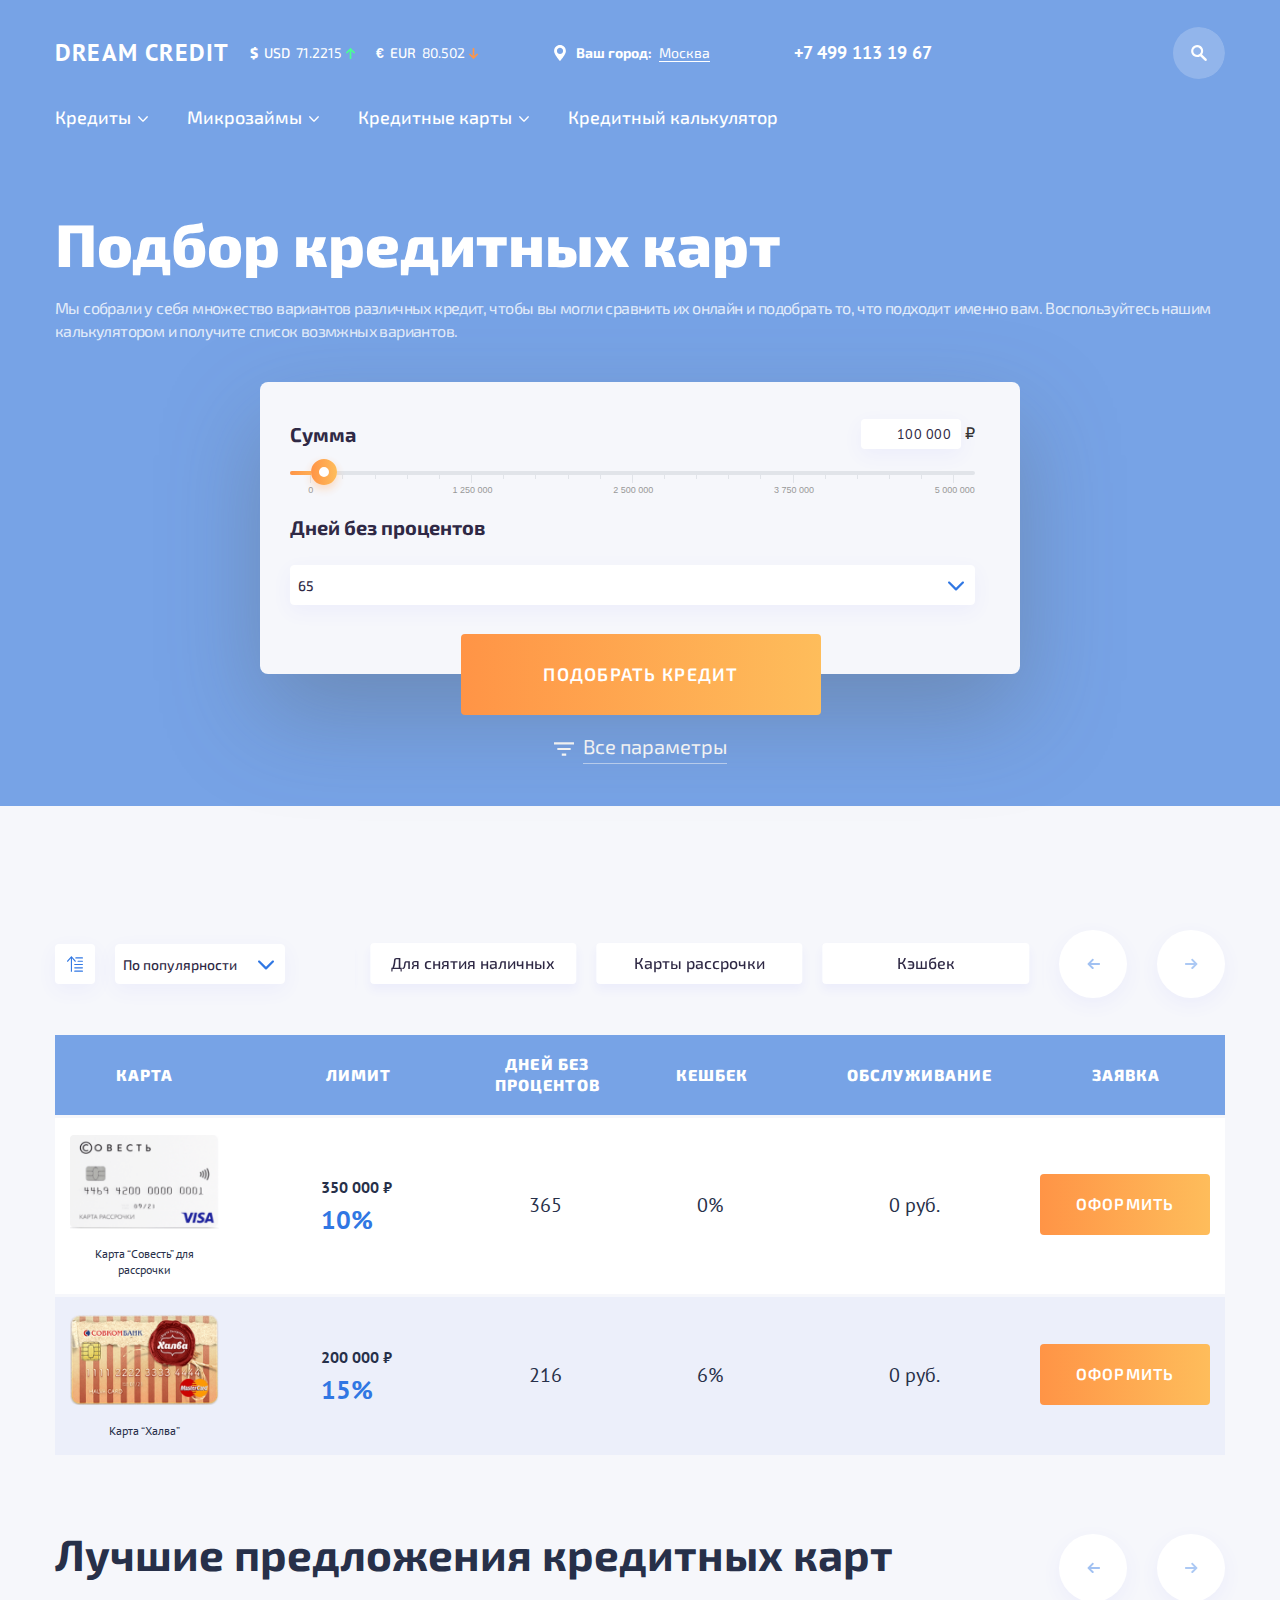
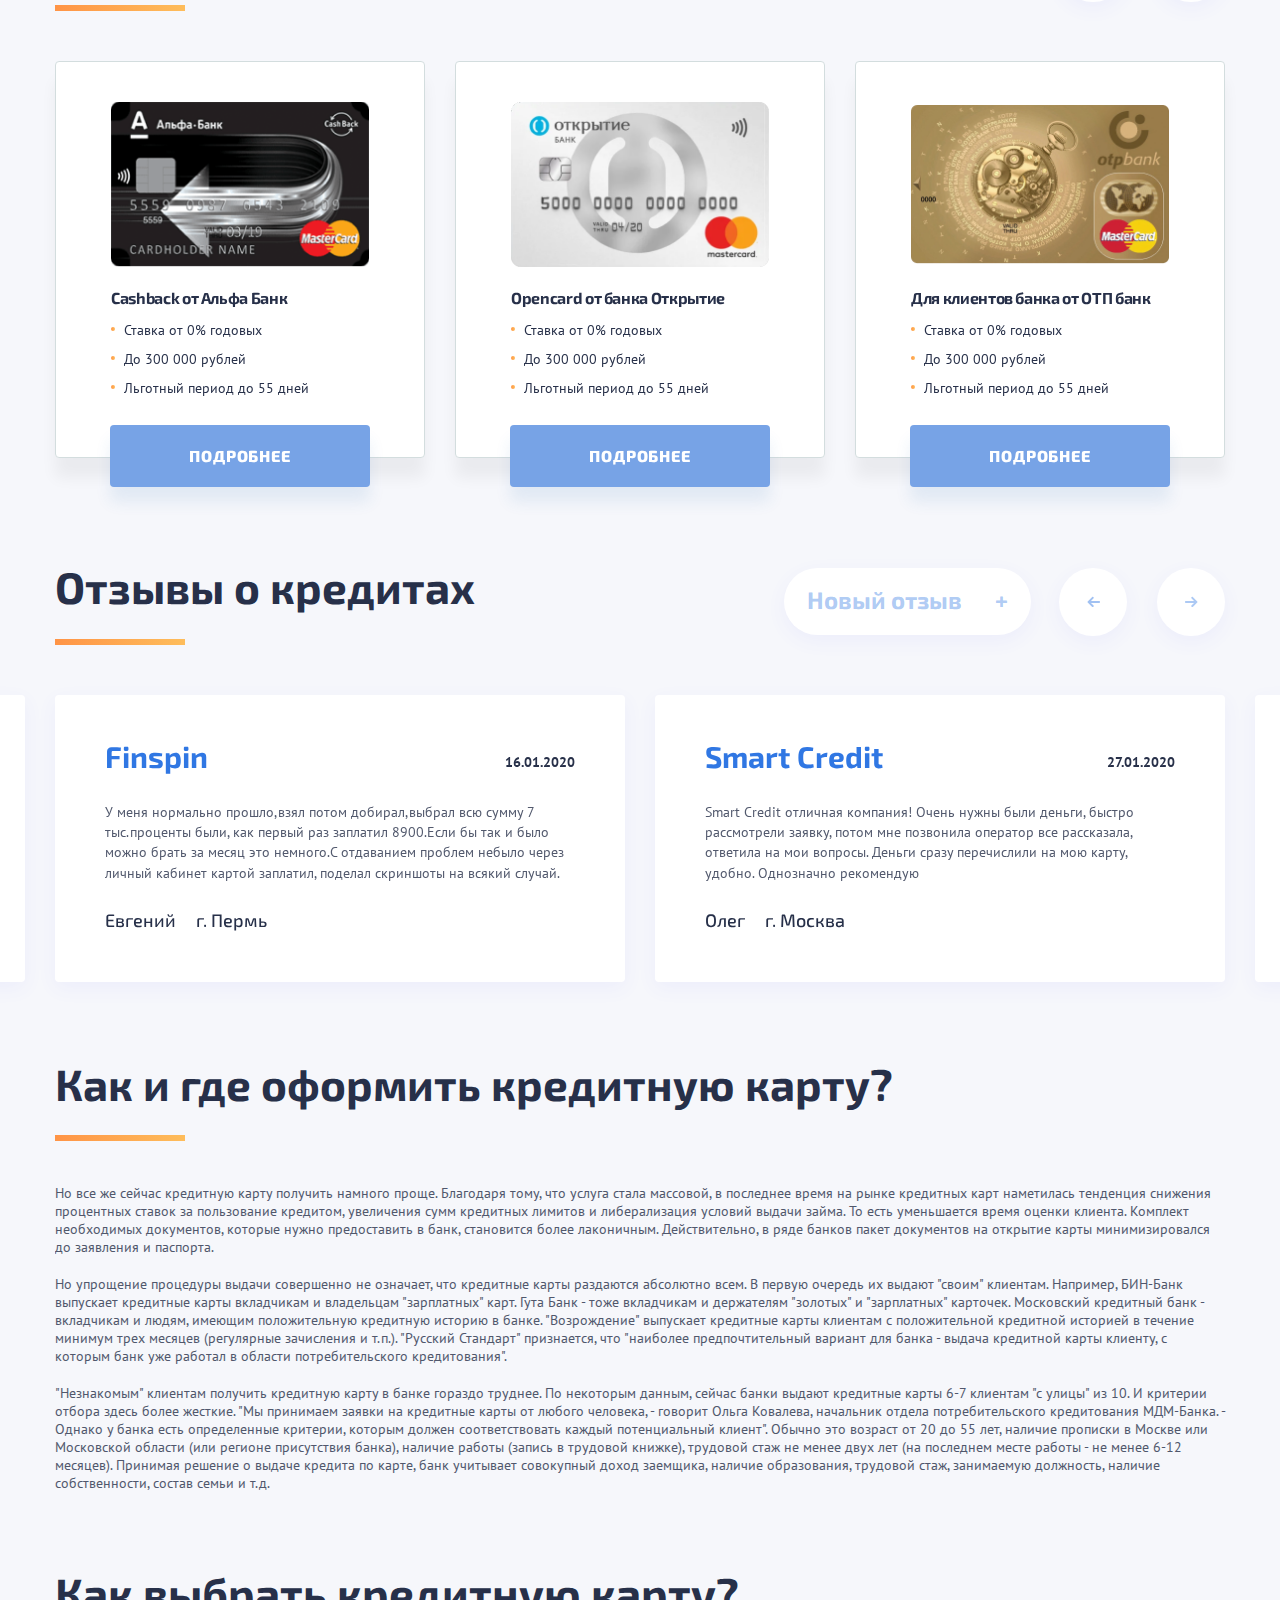
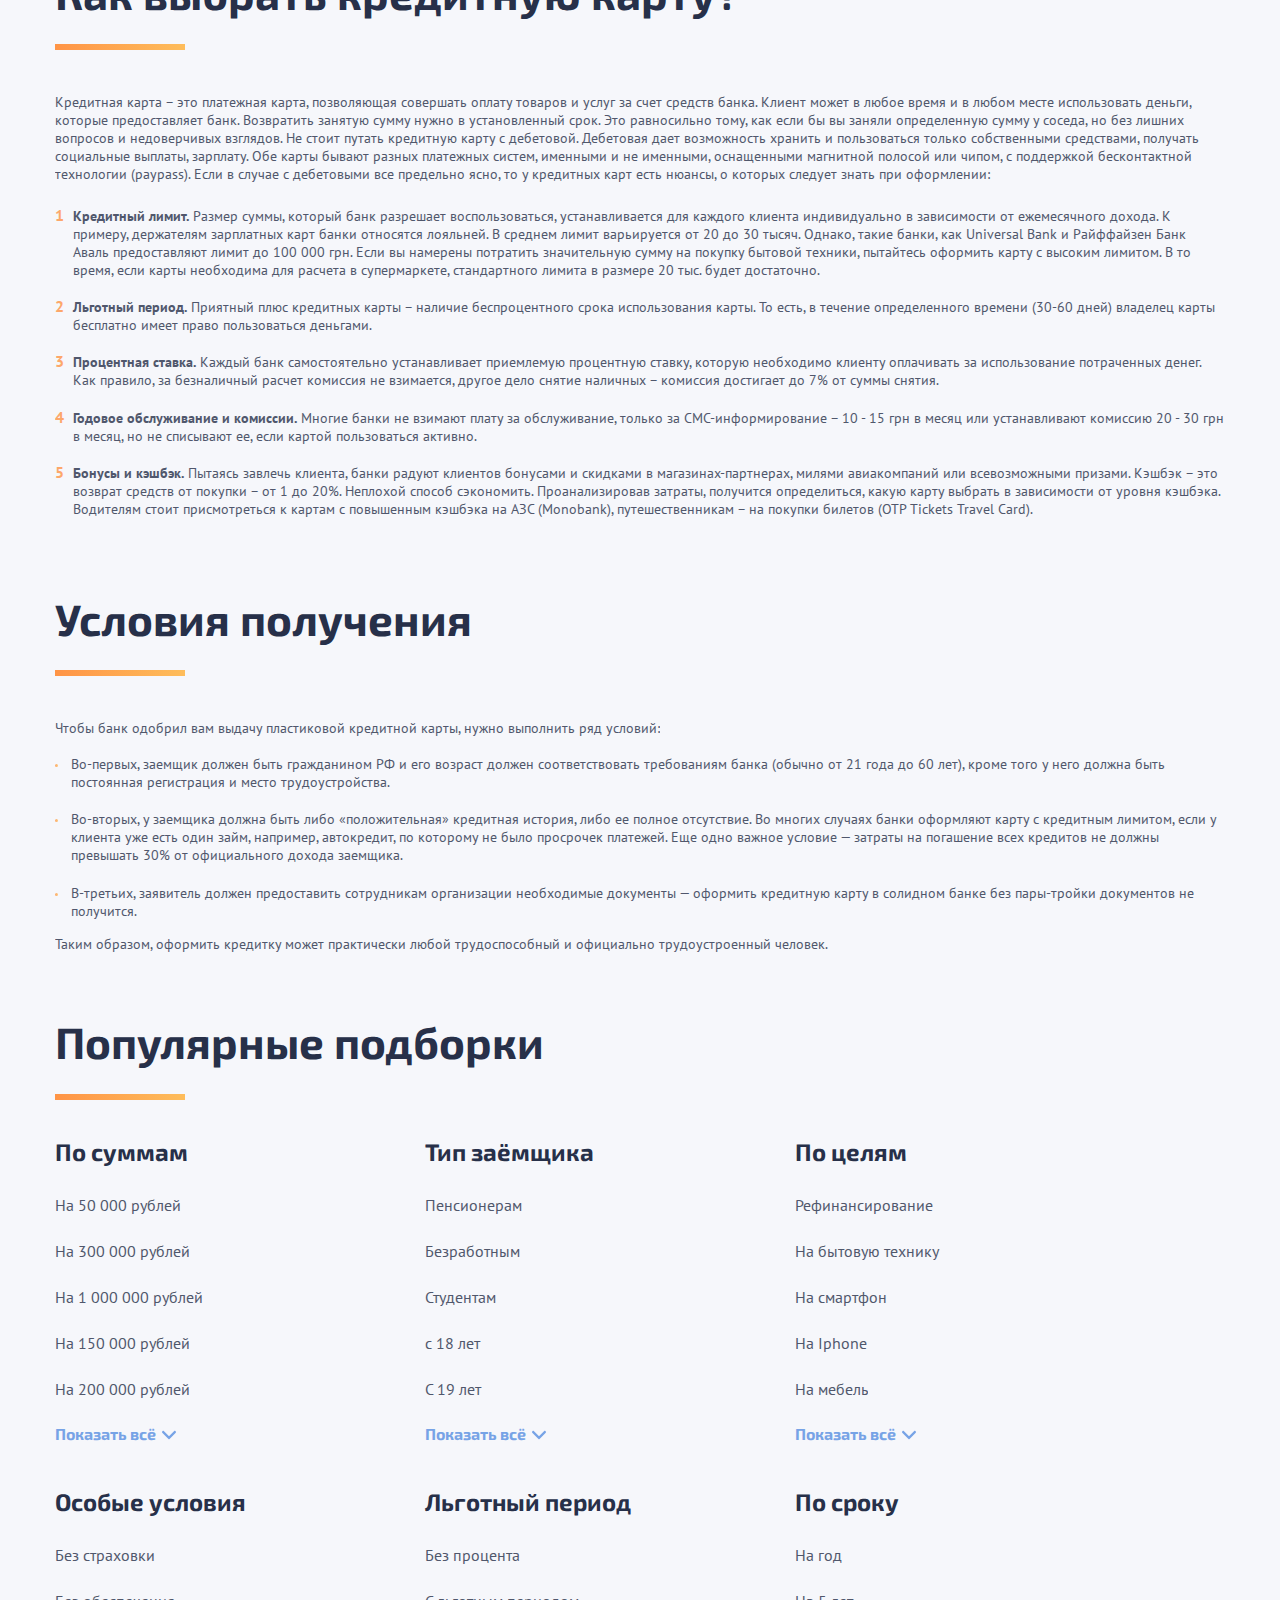
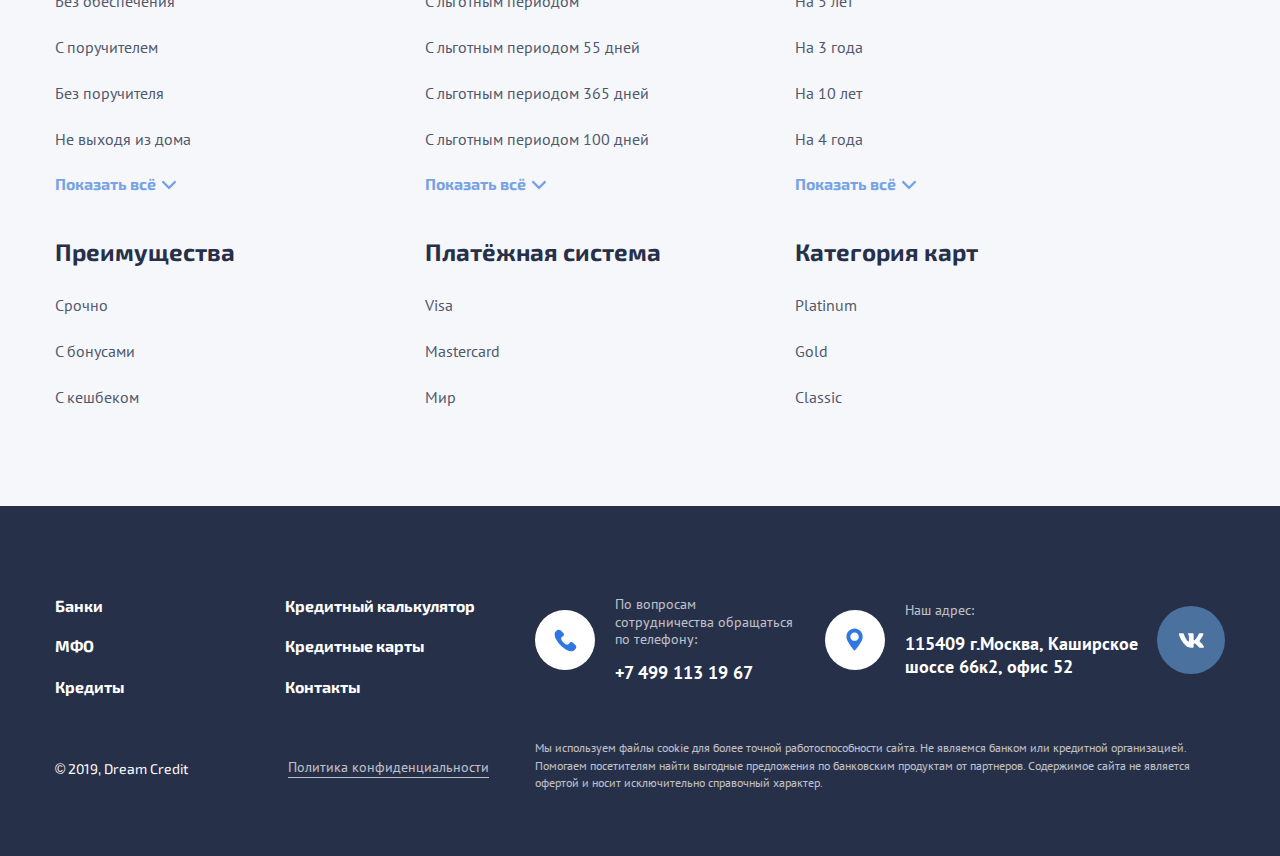
<file: credit-cards.html>
<!DOCTYPE html>
<html lang="ru">

<head>
    <meta charset="utf-8">
    <title>Подбор кредитных карт</title>
    <meta name="description" content="">
    <meta http-equiv="X-UA-Compatible" content="IE=edge">
    <meta name="viewport" content="width=device-width, initial-scale=1, maximum-scale=1">
    <link rel="stylesheet" href="css/main.css">
</head>

<body>

<div class="container">
    
    <header class="header">
        <div class="header__top">
            <div class="wrapper header__top-wrap flex">
                <a href="#" class="header__logo">Dream credit</a>
                <div class="header__mobile">
                    <div class="header__content flex">
                        <div class="header__currencies flex">
                            <div class="header__currency flex">
                                <div class="header__currency-icon">$</div>
                                <div class="header__currency-name">USD</div>
                                <div class="header__currency-value">71.2215</div>
                                <div class="header__currency-arrow img-contain">
                                    <img src="images/icons/arrow-rgeen.svg" alt="">
                                </div>
                            </div>
                            <div class="header__currency flex">
                                <div class="header__currency-icon">€</div>
                                <div class="header__currency-name">EUR</div>
                                <div class="header__currency-value">80.502</div>
                                <div class="header__currency-arrow img-contain">
                                    <img src="images/icons/arrow-orange.svg" alt="">
                                </div>
                            </div>
                        </div>
                        <div class="header__city flex">
                            <div class="header__city-icon img-contain">
                                <img src="images/icons/location.svg" alt="">
                            </div>
                            <div class="header__city-caption">Ваш город:</div>
                            <div class="header__city-name city--js">Москва</div>
                        </div>
                        <div class="header__contacts flex">
                            <div class="header__contacts-desc">По всем вопросам обращаться по телефону</div>
                            <a href="tel:+7 499 113 19 67" class="header__tel">+7 499 113 19 67</a>
                        </div>
                        <form action="#" class="header__search">
                            <div class="header__search-btn flex-center">
                                <img src="images/icons/search.svg" alt="">
                            </div>
                            <input type="text" name="text" class="header__search-field field" placeholder="Поиск">
                            <button class="header__search-button flex-center">
                                <img src="images/icons/search.svg" alt="">
                            </button>
                        </form>
                    </div>
                </div>
                <div class="header__burger">
                    <span></span>
                    <span></span>
                    <span></span>
                </div>
            </div>
        </div>
        <div class="header__bottom">
            <div class="wrapper">
                <nav class="menu">
                    <ul>
                        <li class="menu-item-has-children">
                            <a href="#">Кредиты</a>
                            <ul>
                                <li><a href="#">На карту</a></li>
                                <li><a href="#">Наличными</a></li>
                                <li><a href="#">Без справок</a></li>
                                <li><a href="#">Без отказа</a></li>
                                <li><a href="#">Пенсионерам</a></li>
                            </ul>
                        </li>
                        <li class="menu-item-has-children">
                            <a href="#">Микрозаймы</a>
                            <ul>
                                <li><a href="#">На карту</a></li>
                                <li><a href="#">Наличными</a></li>
                                <li><a href="#">Без справок</a></li>
                                <li><a href="#">Без отказа</a></li>
                                <li><a href="#">Пенсионерам</a></li>
                            </ul>
                        </li>
                        <li class="menu-item-has-children">
                            <a href="#">Кредитные карты</a>
                            <ul>
                                <li><a href="#">На карту</a></li>
                                <li><a href="#">Наличными</a></li>
                                <li><a href="#">Без справок</a></li>
                                <li><a href="#">Без отказа</a></li>
                                <li><a href="#">Пенсионерам</a></li>
                            </ul>
                        </li>
                        <li>
                            <a href="#">Кредитный калькулятор</a>
                        </li>
                    </ul>
                </nav>
            </div>
        </div>
    </header>

    <section class="promo promo_child promo_card">
        <div class="wrapper promo__wrap">
            <div class="promo__top">
                <div class="promo__title">Подбор кредитных карт</div>
                <div class="promo__subtitle">Мы собрали у себя множество вариантов различных кредит, чтобы вы могли сравнить их онлайн и подобрать то, что подходит именно вам. Воспользуйтесь нашим калькулятором и получите список возмжных вариантов.</div>
            </div>
            <div class="promo__box">
                <div class="mortgage promo__form">
                    <div class="mortgage-form promo__form-row flex">
                        <div class="mortgage-form__row--js promo__form-coll">
                            <div class="promo__form-top flex">
                                <div class="promo__form-caption">Сумма</div>
                                    <div>
                                        <input type="text" id="limit_selection" class="mortgage-form__input total_amount_selection promo__form-value" data-slider="total_amount">
                                        <span class="promo-icon">₽</span>
                                    </div>
                            </div>
                            <div class="mortgage-form__slider">
                                <input type="text" class="js-range-slider irs-hidden-input" id="total_amount_selection" data-min="0" data-max="5000000" data-from="100000" data-step="50000" tabindex="-1" readonly="">
                            </div>
                        </div>

                        <div class="promo__form-coll">
                            <div class="promo__form-top flex">
                                <div class="promo__form-caption">Дней без процентов</div>
                            </div>
                            <div class="select">
                                <div class="select-title">
                                    <div class="select-title__arrow"></div>
                                    <div class="select-title__value">65</div>
                                </div>
                                <div class="select-options">
                                    <div class="select-options__value" data-calue="65">65</div>
                                    <div class="select-options__value" data-calue="66">66</div>
                                    <div class="select-options__value" data-calue="67">67</div>
                                    <input type="hidden" class="form_data" name="days" data-filter-rule="range" value="65">
                                </div>
                            </div>
                        </div>
                        <div class="promo__form-coll promo__form-coll_hidden">
                            <div class="promo__form-top flex">
                                <div class="promo__form-caption">Город</div>
                            </div>
                            <div class="select">
                                <div class="select-title">
                                    <div class="select-title__arrow"></div>
                                    <div class="select-title__value">Москва</div>
                                </div>
                                <div class="select-options">
                                    <div class="select-options__value" data-value="1">Москва</div>
                                    <div class="select-options__value" data-value="2">Барнаул</div>
                                    <div class="select-options__value" data-value="3">Санкт Петербург</div>
                                    <input type="hidden" class="form_data" name="city" data-filter-rule="equal" value="1">
                                </div>
                            </div>
                        </div>
                        <div class="promo__form-coll promo__form-coll_hidden">
                            <div class="promo__form-top flex">
                                <div class="promo__form-caption">Кешбек</div>
                            </div>
                            <div class="select">
                                <div class="select-title">
                                    <div class="select-title__arrow"></div>
                                    <div class="select-title__value">Любое</div>
                                </div>
                                <div class="select-options">
                                    <div class="select-options__value" data-value="0">Любое</div>
                                    <div class="select-options__value" data-value="1">Магнит</div>
                                    <div class="select-options__value" data-value="2">Ашан</div>
                                    <input type="hidden" class="form_data" name="cashback_place" data-filter-rule="includes" value="0">
                                </div>
                            </div>
                        </div>
                        <div class="promo__form-coll promo__form-coll_hidden">
                            <div class="promo__form-top flex">
                                <div class="promo__form-caption">Обслуживание</div>
                            </div>
                            <div class="select">
                                <div class="select-title">
                                    <div class="select-title__arrow"></div>
                                    <div class="select-title__value">Любое</div>
                                </div>
                                <div class="select-options">
                                    <div class="select-options__value" data-value="0">Любое</div>
                                    <div class="select-options__value" data-value="1">Есть</div>
                                    <div class="select-options__value" data-value="2">Нет</div>
                                    <input type="hidden" class="form_data" name="cost" data-filter-rule="bool" value="0">
                                </div>
                            </div>
                        </div>
                        <div class="promo__form-coll promo__form-coll_hidden">
                            <div class="promo__form-top flex">
                                <div class="promo__form-caption">Карта рассрочки</div>
                            </div>
                            <div class="select">
                                <div class="select-title">
                                    <div class="select-title__arrow"></div>
                                    <div class="select-title__value">Любое</div>
                                </div>
                                <div class="select-options">
                                    <div class="select-options__value" data-value="0">Любое</div>
                                    <div class="select-options__value" data-value="1">Есть</div>
                                    <div class="select-options__value" data-value="2">Нет</div>
                                    <input type="hidden" class="form_data" name="period_pay" data-filter-rule="bool" value="0">
                                </div>
                            </div>
                        </div>
                        <div class="promo__form-coll promo__form-coll_hidden">
                            <div class="promo__form-top flex">
                                <div class="promo__form-caption">Подтверждение дохода</div>
                            </div>
                            <div class="select">
                                <div class="select-title">
                                    <div class="select-title__arrow"></div>
                                    <div class="select-title__value">Любое</div>
                                </div>
                                <div class="select-options">
                                    <div class="select-options__value" data-value="0">Любое</div>
                                    <div class="select-options__value" data-value="1">Есть</div>
                                    <div class="select-options__value" data-value="2">Нет</div>
                                    <input type="hidden" class="form_data" name="docs" data-filter-rule="bool" value="0">
                                </div>
                            </div>
                        </div>
                    </div>
                    <button id="getCredits" class="btn-results scrollto promo__form-btn btn" data-to="credit-table"><span>Подобрать кредит</span><span>Подобрать кредит</span></button>
                </div>
                <a href="javascript:void(0)" class="promo__hidden flex-center">
                    <img src="images/icons/hidden-icon.svg" alt="">
                    <span>Все параметры</span>
                    <span>свернуть</span>
                </a>
            </div>
        </div>
    </section>

    <section class="payment-schedule">
        <div class="wrapper">
        <div class="calc-credit" style="display: none;">

        </div>
        </div>
    </section>

    <section class="result result_card">
        <div class="wrapper">
            <div class="result__top flex">
                <div class="result__top-left flex">
                    <a href="#" id="sort" class="sort-direction flex-center">
                        <img src="images/icons/sort-ascending.svg" alt="">
                    </a>
                    <div class="result__top-select">
                        <div class="select">
                            <div class="select-title">
                                <div class="select-title__arrow"></div>
                                <div class="select-title__value">По популярности</div>
                            </div>
                            <div class="select-options">
                                <div class="select-options__value" data-value="rating">По популярности</div>
                                <div class="select-options__value" data-value="percent">По проценту</div>
                                <div class="select-options__value" data-value="rate">По ставке</div>
                                <input type="hidden" id="sorting_field" name="sorting_field" value="rating">
                            </div>
                        </div>
                    </div>
                </div>
                <div class="result__top-right" id="fast_filter">
                    <form action="#" class="result__top-form flex">
                        <div class="result__top-slick__card swiper-container">
                            <div class="swiper-wrapper">
                                <div class="result__top-slide swiper-slide">
                                    <label class="checkbox">
                                        <input type="checkbox" value="checkbox" data-filter-rule="equal" data-name="for_cash">
                                        <div class="result__top-item">Для снятия наличных</div>
                                    </label>
                                </div>
                                <div class="result__top-slide swiper-slide">
                                    <label class="checkbox">
                                        <input type="checkbox" value="checkbox" data-filter-rule="equal" data-name="for_time">
                                        <div class="result__top-item">Карты рассрочки</div>
                                    </label>
                                </div>
                                <div class="result__top-slide swiper-slide">
                                    <label class="checkbox">
                                        <input type="checkbox" value="checkbox" data-filter-rule="equal" data-name="for_cashback">
                                        <div class="result__top-item">Кэшбек</div>
                                    </label>
                                </div>
                                <div class="result__top-slide swiper-slide">
                                    <label class="checkbox">
                                        <input type="checkbox" value="checkbox" data-filter-rule="equal" data-name="debit">
                                        <div class="result__top-item">Дебетовые карты</div>
                                    </label>
                                </div>
                                <div class="result__top-slide swiper-slide">
                                    <label class="checkbox">
                                        <input type="checkbox" value="checkbox" data-filter-rule="equal" data-name="for_cash">
                                        <div class="result__top-item">Для снятия наличных</div>
                                    </label>
                                </div>
                                <div class="result__top-slide swiper-slide">
                                    <label class="checkbox">
                                        <input type="checkbox" value="checkbox" data-filter-rule="equal" data-name="for_time">
                                        <div class="result__top-item">Карты рассрочки</div>
                                    </label>
                                </div>
                                <div class="result__top-slide swiper-slide">
                                    <label class="checkbox">
                                        <input type="checkbox" value="checkbox" data-filter-rule="equal" data-name="for_cashback">
                                        <div class="result__top-item">Кэшбек</div>
                                    </label>
                                </div>
                                <div class="result__top-slide swiper-slide">
                                    <label class="checkbox">
                                        <input type="checkbox" value="checkbox" data-filter-rule="equal" data-name="debit">
                                        <div class="result__top-item">Дебетовые карты</div>
                                    </label>
                                </div>
                            </div>
                        </div>
                        <div class="arrows flex">
                            <div class="arrow arrow_prew">
                                <svg width="16" height="13" viewBox="0 0 16 13" fill="none" xmlns="http://www.w3.org/2000/svg">
                                    <path d="M6.4257 12.5263L0.881658 6.98226C0.723528 6.82413 0.636719 6.61317 0.636719 6.38371C0.636719 6.15876 0.723528 5.94792 0.881658 5.78979L6.4257 0.245626C6.75332 -0.0818756 7.28654 -0.0818756 7.61392 0.245626L8.11754 0.748993C8.27554 0.907123 8.36248 1.11809 8.36248 1.34317C8.36248 1.56812 8.27554 1.78633 8.11754 1.94434L4.88299 5.18587L15.1591 5.18587C15.6222 5.18587 16 5.5486 16 6.01175L16 6.72371C16 7.18685 15.6222 7.5863 15.1591 7.5863L4.84652 7.5863L8.11754 10.8462C8.27554 11.0042 8.36248 11.2096 8.36248 11.4346C8.36248 11.6597 8.27554 11.8676 8.11754 12.0258L7.61392 12.5277C7.28642 12.8553 6.75332 12.8541 6.4257 12.5263Z" fill="#1465DF"/>
                                </svg>
                            </div>
                            <div class="arrow arrow_next">
                                <svg width="16" height="13" viewBox="0 0 16 13" fill="none" xmlns="http://www.w3.org/2000/svg">
                                    <path d="M9.5743 12.5263L15.1183 6.98226C15.2765 6.82413 15.3633 6.61317 15.3633 6.38371C15.3633 6.15876 15.2765 5.94792 15.1183 5.78979L9.5743 0.245626C9.24668 -0.0818756 8.71346 -0.0818756 8.38608 0.245626L7.88246 0.748993C7.72446 0.907123 7.63752 1.11809 7.63752 1.34317C7.63752 1.56812 7.72446 1.78633 7.88246 1.94434L11.117 5.18587L0.840936 5.18587C0.377788 5.18587 -4.98336e-05 5.5486 -4.98538e-05 6.01175L-4.9885e-05 6.72371C-4.99052e-05 7.18685 0.377788 7.5863 0.840936 7.5863L11.1535 7.5863L7.88246 10.8462C7.72446 11.0042 7.63752 11.2096 7.63752 11.4346C7.63752 11.6597 7.72446 11.8676 7.88246 12.0258L8.38608 12.5277C8.71358 12.8553 9.24668 12.8541 9.5743 12.5263Z" fill="#3077E3"/>
                                </svg>
                            </div>
                        </div>
                    </form>
                </div>
            </div>
            <div class="result__table">
                <div class="result__thead flex">
                    <div class="result__th">карта</div>
                    <div class="result__th">лимит</div>
                    <div class="result__thead-box flex">
                        <div class="result__th">дней без процентов</div>
                        <div class="result__th">Кешбек</div>
                        <div class="result__th">обслуживание</div>
                    </div>
                    <div class="result__th">заявка</div>
                </div>
                <div class="result__tbody" id="result_cards"></div>
            </div>
        </div>
    </section>

    <section class="offers-card">
        <div class="wrapper">
            <div class="top flex">
                <div class="title">Лучшие предложения кредитных карт</div>
                <div class="arrows flex">
                    <div class="arrow arrow_prew">
                        <svg width="16" height="13" viewBox="0 0 16 13" fill="none" xmlns="http://www.w3.org/2000/svg">
                            <path d="M6.4257 12.5263L0.881658 6.98226C0.723528 6.82413 0.636719 6.61317 0.636719 6.38371C0.636719 6.15876 0.723528 5.94792 0.881658 5.78979L6.4257 0.245626C6.75332 -0.0818756 7.28654 -0.0818756 7.61392 0.245626L8.11754 0.748993C8.27554 0.907123 8.36248 1.11809 8.36248 1.34317C8.36248 1.56812 8.27554 1.78633 8.11754 1.94434L4.88299 5.18587L15.1591 5.18587C15.6222 5.18587 16 5.5486 16 6.01175L16 6.72371C16 7.18685 15.6222 7.5863 15.1591 7.5863L4.84652 7.5863L8.11754 10.8462C8.27554 11.0042 8.36248 11.2096 8.36248 11.4346C8.36248 11.6597 8.27554 11.8676 8.11754 12.0258L7.61392 12.5277C7.28642 12.8553 6.75332 12.8541 6.4257 12.5263Z" fill="#1465DF"/>
                        </svg>
                    </div>
                    <div class="arrow arrow_next">
                        <svg width="16" height="13" viewBox="0 0 16 13" fill="none" xmlns="http://www.w3.org/2000/svg">
                            <path d="M9.5743 12.5263L15.1183 6.98226C15.2765 6.82413 15.3633 6.61317 15.3633 6.38371C15.3633 6.15876 15.2765 5.94792 15.1183 5.78979L9.5743 0.245626C9.24668 -0.0818756 8.71346 -0.0818756 8.38608 0.245626L7.88246 0.748993C7.72446 0.907123 7.63752 1.11809 7.63752 1.34317C7.63752 1.56812 7.72446 1.78633 7.88246 1.94434L11.117 5.18587L0.840936 5.18587C0.377788 5.18587 -4.98336e-05 5.5486 -4.98538e-05 6.01175L-4.9885e-05 6.72371C-4.99052e-05 7.18685 0.377788 7.5863 0.840936 7.5863L11.1535 7.5863L7.88246 10.8462C7.72446 11.0042 7.63752 11.2096 7.63752 11.4346C7.63752 11.6597 7.72446 11.8676 7.88246 12.0258L8.38608 12.5277C8.71358 12.8553 9.24668 12.8541 9.5743 12.5263Z" fill="#3077E3"/>
                        </svg>
                    </div>
                </div>
            </div>
            <div id="offers-card__body" class="offers-card__body">
                <div class="offers-card__slick swiper-container">
                    <div class="swiper-wrapper">
                        <div class="offers-card__slide swiper-slide">
                            <div class="offers-card__item">
                                <div class="offers-card__img flex-center">
                                    <img src="images/offers-card/img-1.png" alt="">
                                </div>
                                <div class="offers-card__content">
                                    <div class="offers-card__name">Cashback от Альфа Банк</div>
                                    <div class="offers-card__list">
                                        <ul>
                                            <li>Ставка от 0% годовых</li>
                                            <li>До 300 000 рублей</li>
                                            <li>Льготный период до 55 дней</li>
                                        </ul>
                                    </div>
                                    <a href="#" class="offers-card__btn">подробнее</a>
                                </div>
                            </div>
                        </div>
                        <div class="offers-card__slide swiper-slide">
                            <div class="offers-card__item">
                                <div class="offers-card__img flex-center">
                                    <img src="images/offers-card/img-2.png" alt="">
                                </div>
                                <div class="offers-card__content">
                                    <div class="offers-card__name">Opencard от банка Открытие</div>
                                    <div class="offers-card__list">
                                        <ul>
                                            <li>Ставка от 0% годовых</li>
                                            <li>До 300 000 рублей</li>
                                            <li>Льготный период до 55 дней</li>
                                        </ul>
                                    </div>
                                    <a href="#" class="offers-card__btn">подробнее</a>
                                </div>
                            </div>
                        </div>
                        <div class="offers-card__slide swiper-slide">
                            <div class="offers-card__item">
                                <div class="offers-card__img flex-center">
                                    <img src="images/offers-card/img-3.png" alt="">
                                </div>
                                <div class="offers-card__content">
                                    <div class="offers-card__name">Для клиентов банка от ОТП банк</div>
                                    <div class="offers-card__list">
                                        <ul>
                                            <li>Ставка от 0% годовых</li>
                                            <li>До 300 000 рублей</li>
                                            <li>Льготный период до 55 дней</li>
                                        </ul>
                                    </div>
                                    <a href="#" class="offers-card__btn">подробнее</a>
                                </div>
                            </div>
                        </div>
                        <div class="offers-card__slide swiper-slide">
                            <div class="offers-card__item">
                                <div class="offers-card__img flex-center">
                                    <img src="images/offers-card/img-4.png" alt="">
                                </div>
                                <div class="offers-card__content">
                                    <div class="offers-card__name">Кредитка от Газпромбанк</div>
                                    <div class="offers-card__list">
                                        <ul>
                                            <li>Ставка от 0% годовых</li>
                                            <li>До 300 000 рублей</li>
                                            <li>Льготный период до 55 дней</li>
                                        </ul>
                                    </div>
                                    <a href="#" class="offers-card__btn">подробнее</a>
                                </div>
                            </div>
                        </div>
                        <div class="offers-card__slide swiper-slide">
                            <div class="offers-card__item">
                                <div class="offers-card__img flex-center">
                                    <img src="images/offers-card/img-1.png" alt="">
                                </div>
                                <div class="offers-card__content">
                                    <div class="offers-card__name">Cashback от Альфа Банк</div>
                                    <div class="offers-card__list">
                                        <ul>
                                            <li>Ставка от 0% годовых</li>
                                            <li>До 300 000 рублей</li>
                                            <li>Льготный период до 55 дней</li>
                                        </ul>
                                    </div>
                                    <a href="#" class="offers-card__btn">подробнее</a>
                                </div>
                            </div>
                        </div>
                        <div class="offers-card__slide swiper-slide">
                            <div class="offers-card__item">
                                <div class="offers-card__img flex-center">
                                    <img src="images/offers-card/img-2.png" alt="">
                                </div>
                                <div class="offers-card__content">
                                    <div class="offers-card__name">Opencard от банка Открытие</div>
                                    <div class="offers-card__list">
                                        <ul>
                                            <li>Ставка от 0% годовых</li>
                                            <li>До 300 000 рублей</li>
                                            <li>Льготный период до 55 дней</li>
                                        </ul>
                                    </div>
                                    <a href="#" class="offers-card__btn">подробнее</a>
                                </div>
                            </div>
                        </div>
                        <div class="offers-card__slide swiper-slide">
                            <div class="offers-card__item">
                                <div class="offers-card__img flex-center">
                                    <img src="images/offers-card/img-3.png" alt="">
                                </div>
                                <div class="offers-card__content">
                                    <div class="offers-card__name">Для клиентов банка от ОТП банк</div>
                                    <div class="offers-card__list">
                                        <ul>
                                            <li>Ставка от 0% годовых</li>
                                            <li>До 300 000 рублей</li>
                                            <li>Льготный период до 55 дней</li>
                                        </ul>
                                    </div>
                                    <a href="#" class="offers-card__btn">подробнее</a>
                                </div>
                            </div>
                        </div>
                        <div class="offers-card__slide swiper-slide">
                            <div class="offers-card__item">
                                <div class="offers-card__img flex-center">
                                    <img src="images/offers-card/img-4.png" alt="">
                                </div>
                                <div class="offers-card__content">
                                    <div class="offers-card__name">Кредитка от Газпромбанк</div>
                                    <div class="offers-card__list">
                                        <ul>
                                            <li>Ставка от 0% годовых</li>
                                            <li>До 300 000 рублей</li>
                                            <li>Льготный период до 55 дней</li>
                                        </ul>
                                    </div>
                                    <a href="#" class="offers-card__btn">подробнее</a>
                                </div>
                            </div>
                        </div>
                    </div>
                </div>
            </div>
        </div>
    </section>

    <section class="main-reviews main-reviews_item">
        <div class="wrapper">
            <div class="top flex">
                <div class="title">Отзывы о кредитах</div>
                <div class="top__box flex">
                    <a href="#" class="main-reviews__btn flex  review--js">Новый отзыв <span>+</span></a>
                    <div class="arrows flex">
                        <div class="arrow arrow_prew">
                            <svg width="16" height="13" viewBox="0 0 16 13" fill="none" xmlns="http://www.w3.org/2000/svg">
                                <path d="M6.4257 12.5263L0.881658 6.98226C0.723528 6.82413 0.636719 6.61317 0.636719 6.38371C0.636719 6.15876 0.723528 5.94792 0.881658 5.78979L6.4257 0.245626C6.75332 -0.0818756 7.28654 -0.0818756 7.61392 0.245626L8.11754 0.748993C8.27554 0.907123 8.36248 1.11809 8.36248 1.34317C8.36248 1.56812 8.27554 1.78633 8.11754 1.94434L4.88299 5.18587L15.1591 5.18587C15.6222 5.18587 16 5.5486 16 6.01175L16 6.72371C16 7.18685 15.6222 7.5863 15.1591 7.5863L4.84652 7.5863L8.11754 10.8462C8.27554 11.0042 8.36248 11.2096 8.36248 11.4346C8.36248 11.6597 8.27554 11.8676 8.11754 12.0258L7.61392 12.5277C7.28642 12.8553 6.75332 12.8541 6.4257 12.5263Z" fill="#1465DF"/>
                            </svg>
                        </div>
                        <div class="arrow arrow_next">
                            <svg width="16" height="13" viewBox="0 0 16 13" fill="none" xmlns="http://www.w3.org/2000/svg">
                                <path d="M9.5743 12.5263L15.1183 6.98226C15.2765 6.82413 15.3633 6.61317 15.3633 6.38371C15.3633 6.15876 15.2765 5.94792 15.1183 5.78979L9.5743 0.245626C9.24668 -0.0818756 8.71346 -0.0818756 8.38608 0.245626L7.88246 0.748993C7.72446 0.907123 7.63752 1.11809 7.63752 1.34317C7.63752 1.56812 7.72446 1.78633 7.88246 1.94434L11.117 5.18587L0.840936 5.18587C0.377788 5.18587 -4.98336e-05 5.5486 -4.98538e-05 6.01175L-4.9885e-05 6.72371C-4.99052e-05 7.18685 0.377788 7.5863 0.840936 7.5863L11.1535 7.5863L7.88246 10.8462C7.72446 11.0042 7.63752 11.2096 7.63752 11.4346C7.63752 11.6597 7.72446 11.8676 7.88246 12.0258L8.38608 12.5277C8.71358 12.8553 9.24668 12.8541 9.5743 12.5263Z" fill="#3077E3"/>
                            </svg>
                        </div>
                    </div>
                </div>
            </div>
            <div id="main-reviews__body" class="main-reviews__body">
                <div class="main-reviews__slick swiper-container">
                    <div class="swiper-wrapper">
                        <div class="main-reviews__slide swiper-slide">
                            <div class="main-reviews__item">
                                <div class="main-reviews__top flex">
                                    <div class="main-reviews__caption">БыстроЗайм</div>
                                    <div class="main-reviews__date">12.01.2020</div>
                                </div>
                                <div class="main-reviews__text">Сломалась стиралка. С двумя детьми и мужем – это катастрофа. «БыстроЗайм» начислил деньги за 8 минут! Второй раз пеня уже начисляется, так что вряд ли возьму. Но это однозначное спасибо за оперативность и честную игру!</div>
                                <div class="main-reviews__bottom flex">
                                    <div class="main-reviews__name">Виктория</div>
                                    <div class="main-reviews__city">г. Москва</div>
                                </div>
                            </div>
                        </div>
                        <div class="main-reviews__slide swiper-slide">
                            <div class="main-reviews__item">
                                <div class="main-reviews__top flex">
                                    <div class="main-reviews__caption">Finspin</div>
                                    <div class="main-reviews__date">16.01.2020</div>
                                </div>
                                <div class="main-reviews__text">У меня нормально прошло,взял потом добирал,выбрал всю сумму 7 тыс.проценты были, как первый раз заплатил 8900.Если бы так и было можно брать за месяц это немного.С отдаванием проблем небыло через личный кабинет картой заплатил, поделал скриншоты на всякий случай.</div>
                                <div class="main-reviews__bottom flex">
                                    <div class="main-reviews__name">Евгений</div>
                                    <div class="main-reviews__city">г. Пермь</div>
                                </div>
                            </div>
                        </div>
                        <div class="main-reviews__slide swiper-slide">
                            <div class="main-reviews__item">
                                <div class="main-reviews__top flex">
                                    <div class="main-reviews__caption">Smart Credit</div>
                                    <div class="main-reviews__date">27.01.2020</div>
                                </div>
                                <div class="main-reviews__text">Smart Credit отличная компания! Очень нужны были деньги, быстро рассмотрели заявку, потом мне позвонила оператор все рассказала, ответила на мои вопросы. Деньги сразу перечислили на мою карту, удобно. Однозначно рекомендую</div>
                                <div class="main-reviews__bottom flex">
                                    <div class="main-reviews__name">Олег</div>
                                    <div class="main-reviews__city">г. Москва</div>
                                </div>
                            </div>
                        </div>
                        <div class="main-reviews__slide swiper-slide">
                            <div class="main-reviews__item">
                                <div class="main-reviews__top flex">
                                    <div class="main-reviews__caption">БыстроЗайм</div>
                                    <div class="main-reviews__date">12.01.2020</div>
                                </div>
                                <div class="main-reviews__text">Сломалась стиралка. С двумя детьми и мужем – это катастрофа. «БыстроЗайм» начислил деньги за 8 минут! Второй раз пеня уже начисляется, так что вряд ли возьму. Но это однозначное спасибо за оперативность и честную игру!</div>
                                <div class="main-reviews__bottom flex">
                                    <div class="main-reviews__name">Виктория</div>
                                    <div class="main-reviews__city">г. Москва</div>
                                </div>
                            </div>
                        </div>
                        <div class="main-reviews__slide swiper-slide">
                            <div class="main-reviews__item">
                                <div class="main-reviews__top flex">
                                    <div class="main-reviews__caption">Finspin</div>
                                    <div class="main-reviews__date">16.01.2020</div>
                                </div>
                                <div class="main-reviews__text">У меня нормально прошло,взял потом добирал,выбрал всю сумму 7 тыс.проценты были, как первый раз заплатил 8900.Если бы так и было можно брать за месяц это немного.С отдаванием проблем небыло через личный кабинет картой заплатил, поделал скриншоты на всякий случай.</div>
                                <div class="main-reviews__bottom flex">
                                    <div class="main-reviews__name">Евгений</div>
                                    <div class="main-reviews__city">г. Пермь</div>
                                </div>
                            </div>
                        </div>
                        <div class="main-reviews__slide swiper-slide">
                            <div class="main-reviews__item">
                                <div class="main-reviews__top flex">
                                    <div class="main-reviews__caption">Smart Credit</div>
                                    <div class="main-reviews__date">27.01.2020</div>
                                </div>
                                <div class="main-reviews__text">Smart Credit отличная компания! Очень нужны были деньги, быстро рассмотрели заявку, потом мне позвонила оператор все рассказала, ответила на мои вопросы. Деньги сразу перечислили на мою карту, удобно. Однозначно рекомендую</div>
                                <div class="main-reviews__bottom flex">
                                    <div class="main-reviews__name">Олег</div>
                                    <div class="main-reviews__city">г. Москва</div>
                                </div>
                            </div>
                        </div>
                    </div>
                </div>
            </div>
        </div>
    </section>

    <section class="article article_item">
        <div class="wrapper">
            <div class="article__body">
                <div class="top">
                    <div class="title">Как и где оформить кредитную карту?</div>
                </div>
                <div class="article__text">
                    <p>Но все же сейчас кредитную карту получить намного проще. Благодаря тому, что услуга стала массовой, в последнее время на рынке кредитных карт наметилась тенденция снижения процентных ставок за пользование кредитом, увеличения сумм кредитных лимитов и либерализация условий выдачи займа. То есть уменьшается время оценки клиента. Комплект необходимых документов, которые нужно предоставить в банк, становится более лаконичным. Действительно, в ряде банков пакет документов на открытие карты минимизировался до заявления и паспорта.</p>
                    <p>Но упрощение процедуры выдачи совершенно не означает, что кредитные карты раздаются абсолютно всем. В первую очередь их выдают "своим" клиентам. Например, БИН-Банк выпускает кредитные карты вкладчикам и владельцам "зарплатных" карт. Гута Банк - тоже вкладчикам и держателям "золотых" и "зарплатных" карточек. Московский кредитный банк - вкладчикам и людям, имеющим положительную кредитную историю в банке. "Возрождение" выпускает кредитные карты клиентам с положительной кредитной историей в течение минимум трех месяцев (регулярные зачисления и т.п.). "Русский Стандарт" признается, что "наиболее предпочтительный вариант для банка - выдача кредитной карты клиенту, с которым банк уже работал в области потребительского кредитования".</p>
                    <p>"Незнакомым" клиентам получить кредитную карту в банке гораздо труднее. По некоторым данным, сейчас банки выдают кредитные карты 6-7 клиентам "с улицы" из 10. И критерии отбора здесь более жесткие. "Мы принимаем заявки на кредитные карты от любого человека, - говорит Ольга Ковалева, начальник отдела потребительского кредитования МДМ-Банка. - Однако у банка есть определенные критерии, которым должен соответствовать каждый потенциальный клиент". Обычно это возраст от 20 до 55 лет, наличие прописки в Москве или Московской области (или регионе присутствия банка), наличие работы (запись в трудовой книжке), трудовой стаж не менее двух лет (на последнем месте работы - не менее 6-12 месяцев). Принимая решение о выдаче кредита по карте, банк учитывает совокупный доход заемщика, наличие образования, трудовой стаж, занимаемую должность, наличие собственности, состав семьи и т.д.</p>
                </div>
            </div>
            <div class="article__body">
                <div class="top">
                    <div class="title">Как выбрать кредитную карту?</div>
                </div>
                <div class="article__text">
                    <p>Кредитная карта – это платежная карта, позволяющая совершать оплату товаров и услуг за счет средств банка. Клиент может в любое время и в любом месте использовать деньги, которые предоставляет банк. Возвратить занятую сумму нужно в установленный срок. Это равносильно тому, как если бы вы заняли определенную сумму у соседа, но без лишних вопросов и недоверчивых взглядов. Не стоит путать кредитную карту с дебетовой. Дебетовая дает возможность хранить и пользоваться только собственными средствами, получать социальные выплаты, зарплату. Обе карты бывают разных платежных систем, именными и не именными, оснащенными магнитной полосой или чипом, с поддержкой бесконтактной технологии (paypass). Если в случае с дебетовыми все предельно ясно, то у кредитных карт есть нюансы, о которых следует знать при оформлении:</p>
                    <ol>
                        <li><strong>Кредитный лимит.</strong> Размер суммы, который банк разрешает воспользоваться, устанавливается для каждого клиента индивидуально в зависимости от ежемесячного дохода. К примеру, держателям зарплатных карт банки относятся лояльней. В среднем лимит варьируется от 20 до 30 тысяч. Однако, такие банки, как Universal Bank  и Райффайзен Банк Аваль предоставляют лимит до 100 000 грн. Если вы намерены потратить значительную сумму на покупку бытовой техники, пытайтесь оформить карту с высоким лимитом. В то время, если карты необходима для расчета в супермаркете, стандартного лимита в размере 20 тыс. будет достаточно.</li>
                        <li><strong>Льготный период.</strong> Приятный плюс кредитных карты – наличие беспроцентного срока использования карты. То есть, в течение определенного времени (30-60 дней) владелец карты бесплатно имеет право пользоваться деньгами.</li>
                        <li><strong>Процентная ставка.</strong> Каждый банк самостоятельно устанавливает приемлемую процентную ставку, которую необходимо клиенту оплачивать за использование потраченных денег. Как правило, за безналичный расчет комиссия не взимается, другое дело снятие наличных – комиссия достигает до 7% от суммы снятия.</li>
                        <li><strong>Годовое обслуживание и комиссии.</strong> Многие банки не взимают плату за обслуживание, только за СМС-информирование – 10 - 15 грн в месяц или устанавливают комиссию 20 - 30 грн в месяц, но не списывают ее, если картой пользоваться активно.</li>
                        <li><strong>Бонусы и кэшбэк.</strong> Пытаясь завлечь клиента, банки радуют клиентов бонусами и скидками в магазинах-партнерах, милями авиакомпаний или всевозможными призами. Кэшбэк – это возврат средств от покупки – от 1 до 20%. Неплохой способ сэкономить. Проанализировав затраты, получится определиться, какую карту выбрать в зависимости от уровня кэшбэка. Водителям стоит присмотреться к картам с повышенным кэшбэка на АЗС (Monobank), путешественникам – на покупки билетов (OTP Tickets Travel Card).</li>
                    </ol>
                </div>
            </div>
            <div class="article__body">
                <div class="top">
                    <div class="title">Условия получения</div>
                </div>
                <div class="article__text">
                    <p>Чтобы банк одобрил вам выдачу пластиковой кредитной карты, нужно выполнить ряд условий:</p>
                    <ul>
                        <li>Во-первых, заемщик должен быть гражданином РФ и его возраст должен соответствовать требованиям банка (обычно от 21 года до 60 лет), кроме того у него должна быть постоянная регистрация и место трудоустройства.</li>
                        <li>Во-вторых, у заемщика должна быть либо «положительная» кредитная история, либо ее полное отсутствие. Во многих случаях банки оформляют карту с кредитным лимитом, если у клиента уже есть один займ, например, автокредит, по которому не было просрочек платежей. Еще одно важное условие — затраты на погашение всех кредитов не должны превышать 30% от официального дохода заемщика.</li>
                        <li>В-третьих, заявитель должен предоставить сотрудникам организации необходимые документы — оформить кредитную карту в солидном банке без пары-тройки документов не получится.</li>
                    </ul>
                    <p>Таким образом, оформить кредитку может практически любой трудоспособный и официально трудоустроенный человек.</p>
                </div>
            </div>
        </div>
    </section>

    <section class="collections">
        <div class="wrapper">
            <div class="top">
                <div class="title">Популярные подборки</div>
            </div>
            <div class="collections__row flex">
                <div class="collections__coll collections__coll_big">
                    <div class="collections__caption">По суммам</div>
                    <div class="collections__box">
                        <ul>
                            <li><a href="#">На 50 000 рублей</a></li>
                            <li><a href="#">На 300 000 рублей</a></li>
                            <li><a href="#">На 1 000 000 рублей</a></li>
                            <li><a href="#">На 150 000 рублей</a></li>
                            <li><a href="#">На 200 000 рублей</a></li>
                            <li><a href="#">На 50 000 рублей</a></li>
                            <li><a href="#">На 300 000 рублей</a></li>
                            <li><a href="#">На 1 000 000 рублей</a></li>
                            <li><a href="#">На 150 000 рублей</a></li>
                        </ul>
                        <a href="javascript:void(0)" class="collections__btn">
                            <span>Показать всё</span>
                            <span>Скрыть</span>
                        </a>
                    </div>
                </div>
                <div class="collections__coll collections__coll_big">
                    <div class="collections__caption">Тип заёмщика</div>
                    <div class="collections__box">
                        <ul>
                            <li><a href="#">Пенсионерам</a></li>
                            <li><a href="#">Безработным</a></li>
                            <li><a href="#">Студентам</a></li>
                            <li><a href="#">с 18 лет</a></li>
                            <li><a href="#">С 19 лет</a></li>
                            <li><a href="#">Пенсионерам</a></li>
                            <li><a href="#">Безработным</a></li>
                            <li><a href="#">Студентам</a></li>
                        </ul>
                        <a href="javascript:void(0)" class="collections__btn">
                            <span>Показать всё</span>
                            <span>Скрыть</span>
                        </a>
                    </div>
                </div>
                <div class="collections__coll collections__coll_big">
                    <div class="collections__caption">По целям</div>
                    <div class="collections__box">
                        <ul>
                            <li><a href="#">Рефинансирование</a></li>
                            <li><a href="#">На бытовую технику</a></li>
                            <li><a href="#">На смартфон</a></li>
                            <li><a href="#">На Iphone</a></li>
                            <li><a href="#">На мебель</a></li>
                            <li><a href="#">Рефинансирование</a></li>
                            <li><a href="#">На бытовую технику</a></li>
                            <li><a href="#">На смартфон</a></li>
                            <li><a href="#">На Iphone</a></li>
                        </ul>
                        <a href="javascript:void(0)" class="collections__btn">
                            <span>Показать всё</span>
                            <span>Скрыть</span>
                        </a>
                    </div>
                </div>
                <div class="collections__coll collections__coll_big">
                    <div class="collections__caption">Особые условия</div>
                    <div class="collections__box">
                        <ul>
                            <li><a href="#">Без страховки</a></li>
                            <li><a href="#">Без обеспечения</a></li>
                            <li><a href="#">С поручителем</a></li>
                            <li><a href="#">Без поручителя</a></li>
                            <li><a href="#">Не выходя из дома</a></li>
                            <li><a href="#">Без страховки</a></li>
                        </ul>
                        <a href="javascript:void(0)" class="collections__btn">
                            <span>Показать всё</span>
                            <span>Скрыть</span>
                        </a>
                    </div>
                </div>
                <div class="collections__coll collections__coll_big">
                    <div class="collections__caption">Льготный период</div>
                    <div class="collections__box">
                        <ul>
                            <li><a href="#">Без процента</a></li>
                            <li><a href="#">С льготным периодом</a></li>
                            <li><a href="#">С льготным периодом 55 дней</a></li>
                            <li><a href="#">С льготным периодом 365 дней</a></li>
                            <li><a href="#">С льготным периодом 100 дней</a></li>
                            <li><a href="#">Без процента</a></li>
                            <li><a href="#">С льготным периодом</a></li>
                            <li><a href="#">С льготным периодом 55 дней</a></li>
                            <li><a href="#">С льготным периодом 365 дней</a></li>
                            <li><a href="#">С льготным периодом 100 дней</a></li>
                        </ul>
                        <a href="javascript:void(0)" class="collections__btn">
                            <span>Показать всё</span>
                            <span>Скрыть</span>
                        </a>
                    </div>
                </div>
                <div class="collections__coll collections__coll_big">
                    <div class="collections__caption">По сроку</div>
                    <div class="collections__box">
                        <ul>
                            <li><a href="#">На год</a></li>
                            <li><a href="#">На 5 лет</a></li>
                            <li><a href="#">На 3 года</a></li>
                            <li><a href="#">На 10 лет</a></li>
                            <li><a href="#">На 4 года</a></li>
                            <li><a href="#">На год</a></li>
                            <li><a href="#">На 5 лет</a></li>
                            <li><a href="#">На 3 года</a></li>
                        </ul>
                        <a href="javascript:void(0)" class="collections__btn">
                            <span>Показать всё</span>
                            <span>Скрыть</span>
                        </a>
                    </div>
                </div>
                <div class="collections__coll collections__coll_big">
                    <div class="collections__caption">Преимущества</div>
                    <div class="collections__box">
                        <ul>
                            <li><a href="#">Срочно</a></li>
                            <li><a href="#">С бонусами</a></li>
                            <li><a href="#">С кешбеком</a></li>
                        </ul>
                    </div>
                </div>
                <div class="collections__coll collections__coll_big">
                    <div class="collections__caption">Платёжная система</div>
                    <div class="collections__box">
                        <ul>
                            <li><a href="#">Visa</a></li>
                            <li><a href="#">Mastercard</a></li>
                            <li><a href="#">Мир</a></li>
                        </ul>
                    </div>
                </div>
                <div class="collections__coll collections__coll_big">
                    <div class="collections__caption">Категория карт</div>
                    <div class="collections__box">
                        <ul>
                            <li><a href="#">Platinum</a></li>
                            <li><a href="#">Gold</a></li>
                            <li><a href="#">Classic</a></li>
                        </ul>
                    </div>
                </div>
            </div>
        </div>
    </section>

    <footer class="footer">
        <div class="wrapper footer__wrap flex">
            <div class="footer__left">
                <div class="footer__row flex">
                    <nav class="footer__menu">
                        <ul>
                            <li><a href="#">Банки</a></li>
                            <li><a href="#">МФО</a></li>
                            <li><a href="#">Кредиты</a></li>
                        </ul>
                    </nav>
                    <nav class="footer__menu">
                        <ul>
                            <li><a href="#">Кредитный калькулятор</a></li>
                            <li><a href="#">Кредитные карты</a></li>
                            <li><a href="#">Контакты</a></li>
                        </ul>
                    </nav>
                </div>
                <div class="footer__left-bottom flex">
                    <div class="footer__copiright">© 2019, Dream Credit</div>
                    <a href="#" class="footer__confidentiality">Политика конфиденциальности</a>
                </div>
            </div>
            <div class="footer__right">
                <div class="footer__contacts flex">
                    <div class="footer__items flex">
                        <div class="footer__item flex">
                            <div class="footer__icon img-contain">
                                <img src="images/footer/phone.svg" alt="">
                            </div>
                            <div class="footer__content">
                                <div class="footer__content-desc">По вопросам сотрудничества обращаться по телефону: </div>
                                <a href="#" class="footer__content-link">+7 499 113 19 67 </a>
                            </div>
                        </div>
                        <div class="footer__item flex">
                            <div class="footer__icon img-contain">
                                <img src="images/footer/location.svg" alt="">
                            </div>
                            <div class="footer__content">
                                <div class="footer__content-desc">Наш адрес:</div>
                                <address class="footer__content-link">115409 г.Москва, Каширское шоссе 66к2, офис 52 </address>
                            </div>
                        </div>
                    </div>
                    <a href="#" class="footer__vk img-contain">
                        <img src="images/footer/vk.svg" alt="">
                    </a>
                </div>
                <div class="footer__right-bottom">Мы используем файлы cookie для более точной работоспособности сайта. Не являемся банком или кредитной организацией. Помогаем посетителям найти выгодные предложения по банковским продуктам от партнеров. Содержимое сайта не является офертой и носит исключительно справочный характер. </div>
            </div>
        </div>
    </footer>

</div>

<div id="city-modal" class="city-modal modal" style="display: none;">
    <div class="modal__closed flex text-small" data-fancybox-close>
        <svg width="13" height="13" viewBox="0 0 13 13" fill="none" xmlns="http://www.w3.org/2000/svg">
            <rect y="1.41406" width="2" height="15" rx="1" transform="rotate(-45 0 1.41406)" fill="#FFF"/>
            <rect x="10.6064" width="2" height="15" rx="1" transform="rotate(45 10.6064 0)" fill="#FFF"/>
        </svg>
    </div>
    <div class="modal__wrap">
        <div class="modal__title">Выберите ваш город</div>
        <div class="city-modal__list">
            <a href="#" class="city-modal__link active">Москва</a>
            <a href="#" class="city-modal__link">Барнаул</a>
            <a href="#" class="city-modal__link">Санкт-Петербург</a>
            <a href="#" class="city-modal__link">Красноярск</a>
        </div>
    </div>
</div><!-- end city-modal -->

<div id="review-modal" class="city-modal modal" style="display: none;">
    <div class="modal__closed flex text-small" data-fancybox-close>
        <svg width="13" height="13" viewBox="0 0 13 13" fill="none" xmlns="http://www.w3.org/2000/svg">
            <rect y="1.41406" width="2" height="15" rx="1" transform="rotate(-45 0 1.41406)" fill="#FFF"/>
            <rect x="10.6064" width="2" height="15" rx="1" transform="rotate(45 10.6064 0)" fill="#FFF"/>
        </svg>
    </div>
    <div class="modal__wrap">
        <div class="modal__title">Оставьте ваш отзыв</div>
        <form action="#" class="modal__form">
            <input type="text" name="name" class="modal__field field" placeholder="Ваше имя">
            <input type="text" name="city" class="modal__field field" placeholder="Ваш город">
            <textarea class="modal__field field" placeholder="Ваш отзыв"></textarea>
            <button class="modal__btn btn">Отправить</button>
        </form>
    </div>
</div><!-- end city-modal -->

<script src="js/common.js"></script>
<script src="js/data.js"></script>
<script src="js/credit-cards.js"></script>
</body>

</html>
</file>
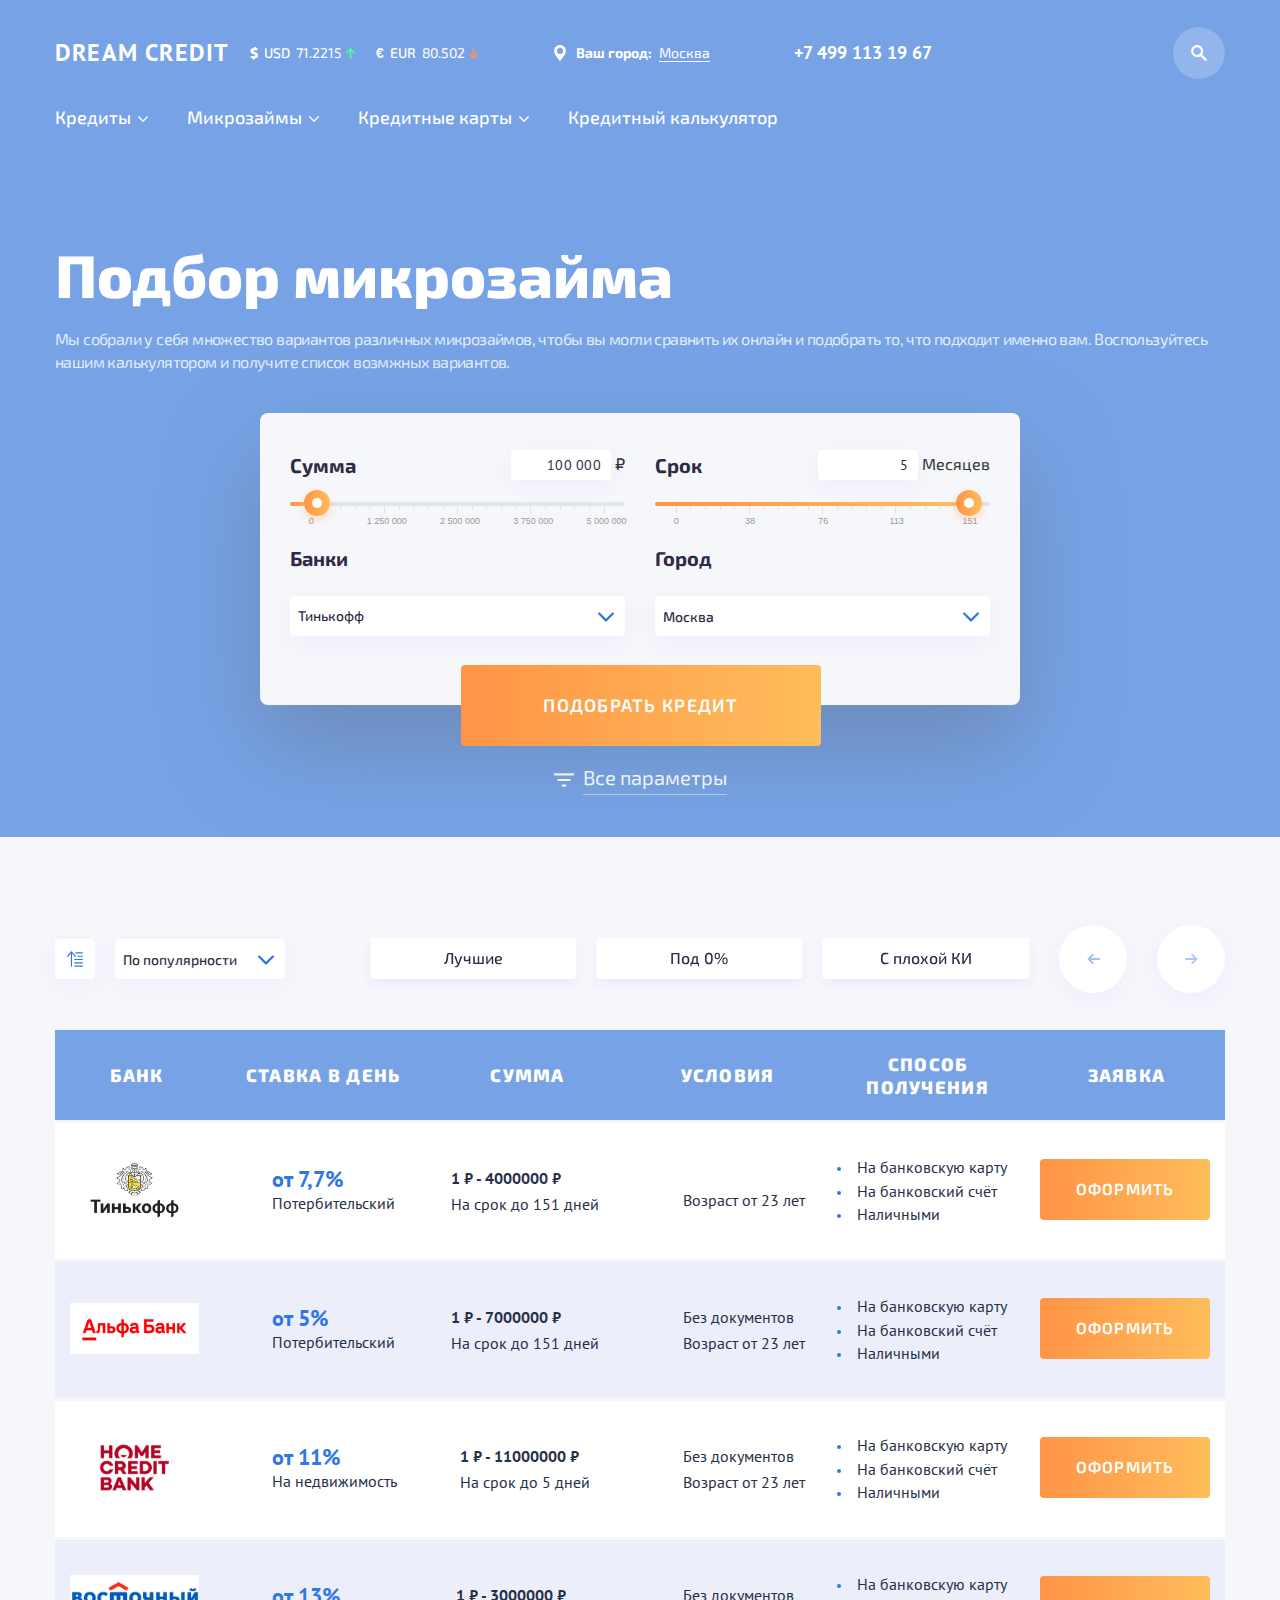
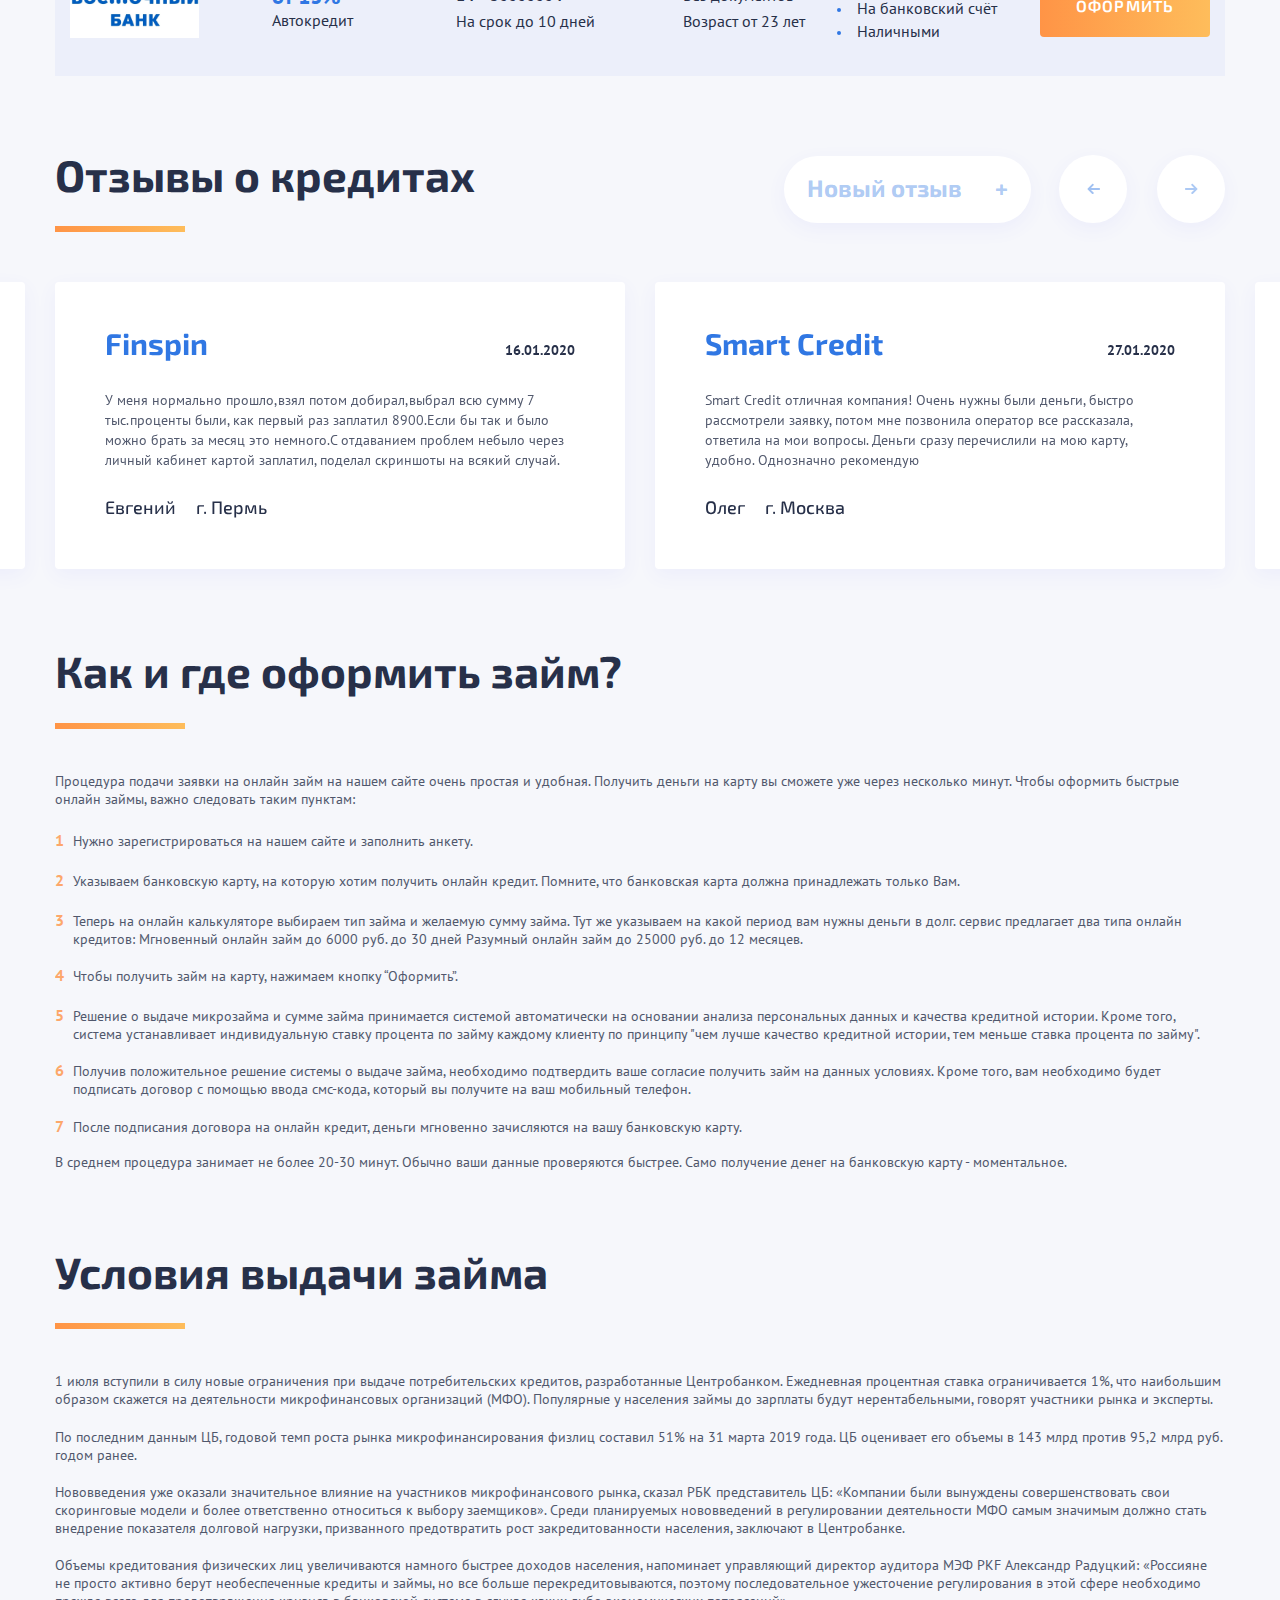
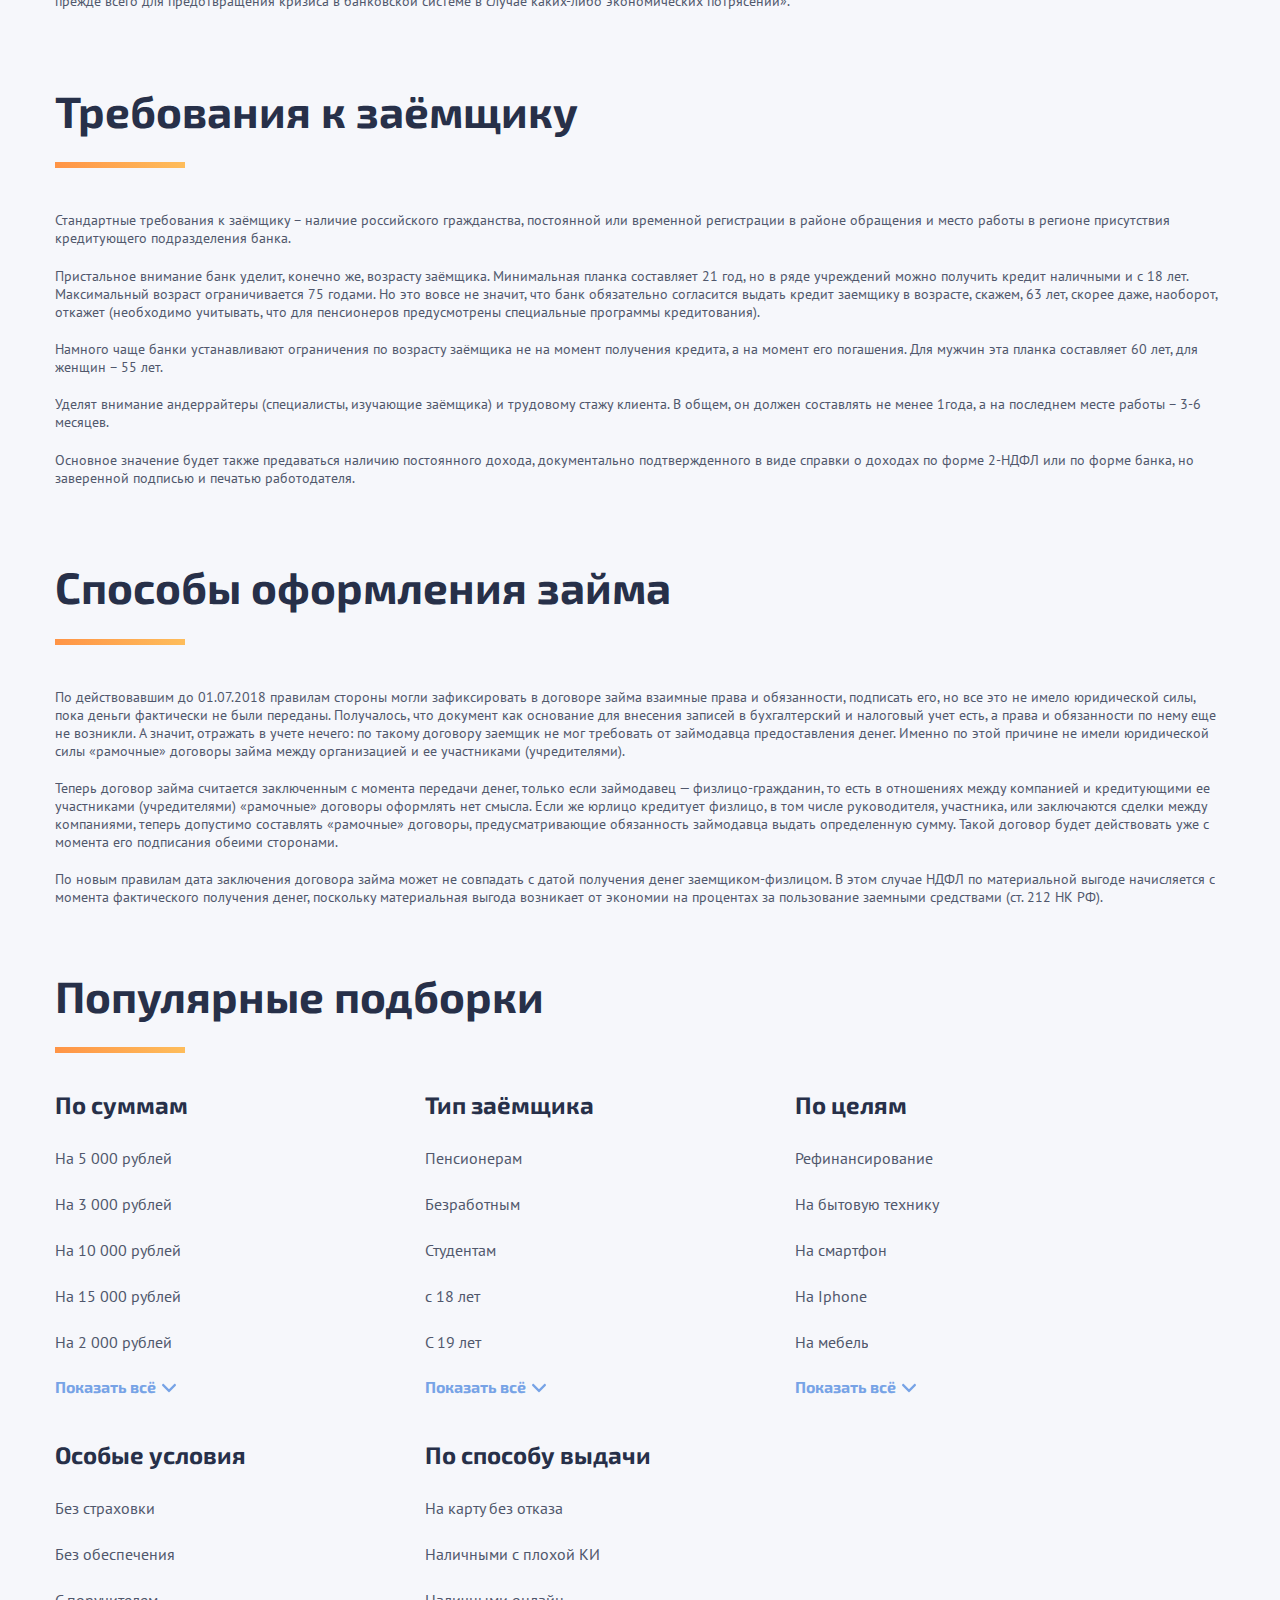
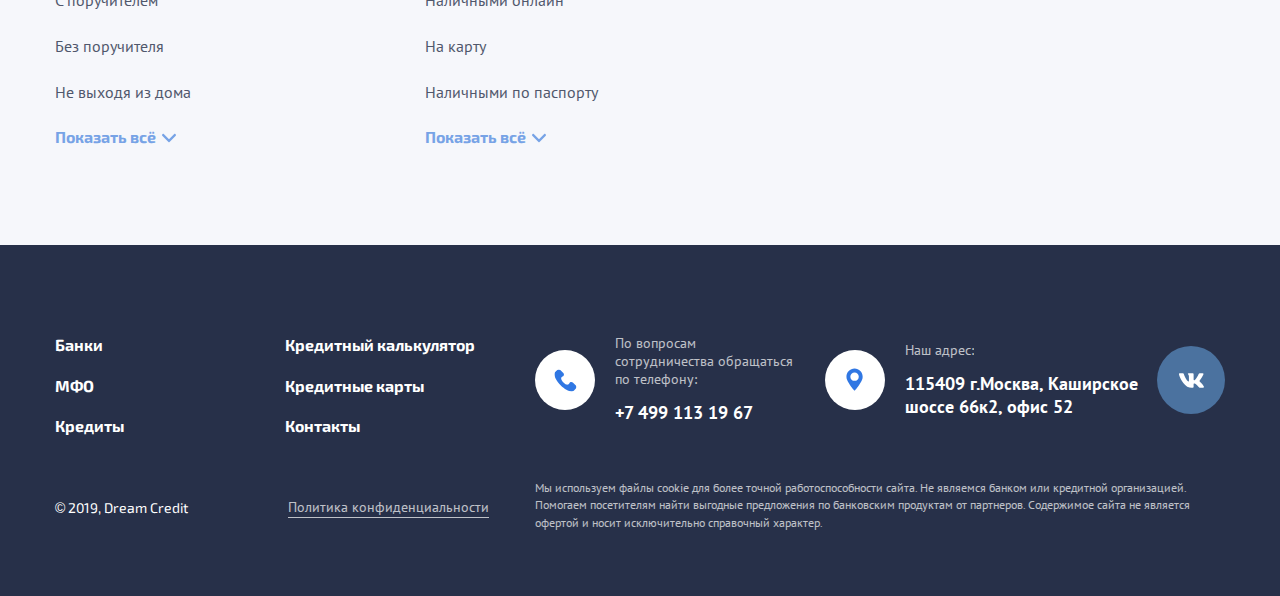
<file: credits-micro.html>
<!DOCTYPE html>
<html lang="ru">

<head>
    <meta charset="utf-8">
    <title>Подбор микрозайма</title>
    <meta name="description" content="">
    <meta http-equiv="X-UA-Compatible" content="IE=edge">
    <meta name="viewport" content="width=device-width, initial-scale=1, maximum-scale=1">
    <link rel="stylesheet" href="css/main.css">
</head>

<body>

<div class="container">
    
    <header class="header">
        <div class="header__top">
            <div class="wrapper header__top-wrap flex">
                <a href="#" class="header__logo">Dream credit</a>
                <div class="header__mobile">
                    <div class="header__content flex">
                        <div class="header__currencies flex">
                            <div class="header__currency flex">
                                <div class="header__currency-icon">$</div>
                                <div class="header__currency-name">USD</div>
                                <div class="header__currency-value">71.2215</div>
                                <div class="header__currency-arrow img-contain">
                                    <img src="images/icons/arrow-rgeen.svg" alt="">
                                </div>
                            </div>
                            <div class="header__currency flex">
                                <div class="header__currency-icon">€</div>
                                <div class="header__currency-name">EUR</div>
                                <div class="header__currency-value">80.502</div>
                                <div class="header__currency-arrow img-contain">
                                    <img src="images/icons/arrow-orange.svg" alt="">
                                </div>
                            </div>
                        </div>
                        <div class="header__city flex">
                            <div class="header__city-icon img-contain">
                                <img src="images/icons/location.svg" alt="">
                            </div>
                            <div class="header__city-caption">Ваш город:</div>
                            <div class="header__city-name city--js">Москва</div>
                        </div>
                        <div class="header__contacts flex">
                            <div class="header__contacts-desc">По всем вопросам обращаться по телефону</div>
                            <a href="tel:+7 499 113 19 67" class="header__tel">+7 499 113 19 67</a>
                        </div>
                        <form action="#" class="header__search">
                            <div class="header__search-btn flex-center">
                                <img src="images/icons/search.svg" alt="">
                            </div>
                            <input type="text" name="text" class="header__search-field field" placeholder="Поиск">
                            <button class="header__search-button flex-center">
                                <img src="images/icons/search.svg" alt="">
                            </button>
                        </form>
                    </div>
                </div>
                <div class="header__burger">
                    <span></span>
                    <span></span>
                    <span></span>
                </div>
            </div>
        </div>
        <div class="header__bottom">
            <div class="wrapper">
                <nav class="menu">
                    <ul>
                        <li class="menu-item-has-children">
                            <a href="#">Кредиты</a>
                            <ul>
                                <li><a href="#">На карту</a></li>
                                <li><a href="#">Наличными</a></li>
                                <li><a href="#">Без справок</a></li>
                                <li><a href="#">Без отказа</a></li>
                                <li><a href="#">Пенсионерам</a></li>
                            </ul>
                        </li>
                        <li class="menu-item-has-children">
                            <a href="#">Микрозаймы</a>
                            <ul>
                                <li><a href="#">На карту</a></li>
                                <li><a href="#">Наличными</a></li>
                                <li><a href="#">Без справок</a></li>
                                <li><a href="#">Без отказа</a></li>
                                <li><a href="#">Пенсионерам</a></li>
                            </ul>
                        </li>
                        <li class="menu-item-has-children">
                            <a href="#">Кредитные карты</a>
                            <ul>
                                <li><a href="#">На карту</a></li>
                                <li><a href="#">Наличными</a></li>
                                <li><a href="#">Без справок</a></li>
                                <li><a href="#">Без отказа</a></li>
                                <li><a href="#">Пенсионерам</a></li>
                            </ul>
                        </li>
                        <li>
                            <a href="#">Кредитный калькулятор</a>
                        </li>
                    </ul>
                </nav>
            </div>
        </div>
    </header>

    <section class="promo promo_child">
        <div class="wrapper promo__wrap">
            <div class="promo__top">
                <div class="promo__title">Подбор микрозайма</div>
                <div class="promo__subtitle">Мы собрали у себя множество вариантов различных микрозаймов, чтобы вы могли сравнить их онлайн и подобрать то, что подходит именно вам. Воспользуйтесь нашим калькулятором и получите список возмжных вариантов.</div>
            </div>
            <div class="promo__box">

                <div class="mortgage promo__form">
                    <div class="mortgage-form promo__form-row flex">
                        <div class="mortgage-form__row--js promo__form-coll">
                            <div class="promo__form-top flex">
                                <div class="promo__form-caption">Сумма</div>
                                <div>
                                    <input type="text" class="mortgage-form__input total_amount_selection promo__form-value" data-slider="total_amount" name="total_amount">
                                    <span class="promo-icon">₽</span>
                                </div>
                            </div>
                            <div class="mortgage-form__slider">
                                <input type="text" class="js-range-slider irs-hidden-input" id="total_amount_selection" data-min="0" data-max="5000000" data-from="100000" data-step="50000" tabindex="-1" readonly="">
                            </div>
                        </div>
                        <div class="mortgage-form__row--deadlines promo__form-coll promo__form-coll_time">
                            <div class="promo__form-top flex">
                                <div class="promo__form-caption">Срок</div>
                                <div>
                                    <input type="text" class="mortgage-form__input period promo__form-value" data-slider="days">
                                    <span class="promo-icon">день</span>
                                </div>
                            </div>
                            <div class="mortgage-form__slider">
                                <input type="text" class="js-range-slider irs-hidden-input" id="period" data-min="0" data-max="151" data-from="151" data-step="1" tabindex="-1" readonly="">
                            </div>
                        </div>
                        <div class="promo__form-coll promo__form-coll_banks">
                            <div class="promo__form-top flex">
                                <div class="promo__form-caption">Банки</div>
                            </div>
                            <div class="promo__select">
                                <div class="promo__select-top flex">
                                    <div class="promo__select-title">Тинькофф</div>
                                    <div class="promo__select-arrow"></div>
                                </div>
                                <div class="promo__select-content">
                                    <label class="promo__select-checkbox">
                                        <input type="checkbox" name="bank" value="Тинькофф">
                                        <div class="promo__select-name">Тинькофф</div>
                                        <div class="promo__select-icon">
                                            <span></span>
                                        </div>
                                    </label>
                                    <label class="promo__select-checkbox">
                                        <input type="checkbox" name="bank" value="Zaymer">
                                        <div class="promo__select-name">Zaymer</div>
                                        <div class="promo__select-icon">
                                            <span></span>
                                        </div>
                                    </label>
                                    <label class="promo__select-checkbox">
                                        <input type="checkbox" name="bank" value="SmartCredit">
                                        <div class="promo__select-name">SmartCredit</div>
                                        <div class="promo__select-icon">
                                            <span></span>
                                        </div>
                                    </label>
                                    <label class="promo__select-checkbox">
                                        <input type="checkbox" name="bank" value="Moneyman">
                                        <div class="promo__select-name">Moneyman</div>
                                        <div class="promo__select-icon">
                                            <span></span>
                                        </div>
                                    </label>
                                    <label class="promo__select-checkbox">
                                        <input type="checkbox" name="bank" value="Восточный банк">
                                        <div class="promo__select-name">Восточный банк</div>
                                        <div class="promo__select-icon">
                                            <span></span>
                                        </div>
                                    </label>
                                </div>
                            </div>
                        </div>
                        <div class="promo__form-coll promo__form-coll_cities">
                            <div class="promo__form-top flex">
                                <div class="promo__form-caption">Город</div>
                            </div>
                            <div class="select">
                                <div class="select-title">
                                    <div class="select-title__arrow"></div>
                                    <div class="select-title__value">Москва</div>
                                </div>
                                <div class="select-options">
                                    <div class="select-options__value" data-value="1">Москва</div>
                                    <div class="select-options__value" data-value="2">Барнаул</div>
                                    <div class="select-options__value" data-value="3">Санкт Петербург</div>
                                    <input type="hidden" class="form_data" data-filter-rule="equal" name="city" value="0">
                                </div>
                            </div>
                        </div>
                    </div>
                    <div class="promo__form-selected"></div>
                    <div class="promo__form-row flex">
                        <div class="promo__form-coll promo__form-coll_hidden">
                            <div class="promo__form-top flex">
                                <div class="promo__form-caption">Цель кредита</div>
                            </div>
                            <div class="select">
                                <div class="select-title">
                                    <div class="select-title__arrow"></div>
                                    <div class="select-title__value">Любая</div>
                                </div>
                                <div class="select-options">
                                    <div class="select-options__value" data-value="0">Любая</div>
                                    <div class="select-options__value" data-value="1">Дом</div>
                                    <div class="select-options__value" data-value="2">Машина</div>
                                    <input type="hidden" class="form_data" data-filter-rule="equal" name="type" value="0">
                                </div>
                            </div>
                        </div>
                        <div class="promo__form-coll promo__form-coll_hidden">
                            <div class="promo__form-top flex">
                                <div class="promo__form-caption">Залог</div>
                            </div>
                            <div class="select">
                                <div class="select-title">
                                    <div class="select-title__arrow"></div>
                                    <div class="select-title__value">Неважно</div>
                                </div>
                                <div class="select-options">
                                    <div class="select-options__value" data-value="0">Неважно</div>
                                    <div class="select-options__value" data-value="1">Дом</div>
                                    <div class="select-options__value" data-value="2">Машина</div>
                                    <input type="hidden" class="form_data" data-filter-rule="equal" name="deposit" value="0">
                                </div>
                            </div>
                        </div>
                        <div class="promo__form-coll promo__form-coll_hidden">
                            <div class="promo__form-top flex">
                                <div class="promo__form-caption">Поручительство</div>
                            </div>
                            <div class="select">
                                <div class="select-title">
                                    <div class="select-title__arrow"></div>
                                    <div class="select-title__value">Неважно</div>
                                </div>
                                <div class="select-options">
                                    <div class="select-options__value" data-value="0">Неважно</div>
                                    <div class="select-options__value" data-value="1">Есть</div>
                                    <div class="select-options__value" data-value="2">Нет</div>
                                    <input type="hidden" class="form_data" data-filter-rule="equal" name="guarantee" value="0">
                                </div>
                            </div>
                        </div>
                        <div class="promo__form-coll promo__form-coll_hidden">
                            <div class="promo__form-top flex">
                                <div class="promo__form-caption">Подтверждение дохода</div>
                            </div>
                            <div class="select">
                                <div class="select-title">
                                    <div class="select-title__arrow"></div>
                                    <div class="select-title__value">Любое</div>
                                </div>
                                <div class="select-options">
                                    <div class="select-options__value" data-value="0">Любое</div>
                                    <div class="select-options__value" data-value="1">Есть</div>
                                    <div class="select-options__value" data-value="2">Нет</div>
                                    <input type="hidden" class="form_data" data-filter-rule="equal" name="money_proof" value="0">
                                </div>
                            </div>
                        </div>
                        <div class="promo__form-coll promo__form-coll_hidden">
                            <div class="promo__form-top flex">
                                <div class="promo__form-caption">Форма выдачи</div>
                            </div>
                            <div class="select">
                                <div class="select-title">
                                    <div class="select-title__arrow"></div>
                                    <div class="select-title__value">Любая</div>
                                </div>
                                <div class="select-options">
                                    <div class="select-options__value" data-value="0">Любая</div>
                                    <div class="select-options__value" data-value="1">Наличными</div>
                                    <div class="select-options__value" data-value="2">На карту</div>
                                    <input type="hidden" class="form_data" data-filter-rule="equal" name="money_type" value="0">
                                </div>
                            </div>
                        </div>
                        <div class="promo__form-coll promo__form-coll_hidden">
                            <div class="promo__form-top flex">
                                <div class="promo__form-caption">Срок рассмотрения заявки</div>
                            </div>
                            <div class="select">
                                <div class="select-title">
                                    <div class="select-title__arrow"></div>
                                    <div class="select-title__value">Любой</div>
                                </div>
                                <div class="select-options">
                                    <div class="select-options__value" data-value="0">Любой</div>
                                    <div class="select-options__value" data-value="1">Быстро</div>
                                    <div class="select-options__value" data-value="2">Долго</div>
                                    <input type="hidden" class="form_data" data-filter-rule="equal" name="term" value="0">
                                </div>
                            </div>
                        </div>
                        <div class="promo__form-coll promo__form-coll_hidden">
                            <div class="promo__form-top flex">
                                <div class="promo__form-caption">Категория заемщика</div>
                            </div>
                            <div class="select">
                                <div class="select-title">
                                    <div class="select-title__arrow"></div>
                                    <div class="select-title__value">Неважно</div>
                                </div>
                                <div class="select-options">
                                    <div class="select-options__value" data-value="0">Неважно</div>
                                    <div class="select-options__value" data-value="1">Есть</div>
                                    <div class="select-options__value" data-value="2">Нет</div>
                                    <input type="hidden" class="form_data" data-filter-rule="equal" name="borrower" value="0">
                                </div>
                            </div>
                        </div>
                        <div class="promo__form-coll promo__form-coll_hidden">
                            <div class="promo__form-top flex">
                                <div class="promo__form-caption">Страхование кредита</div>
                            </div>
                            <div class="select">
                                <div class="select-title">
                                    <div class="select-title__arrow"></div>
                                    <div class="select-title__value">Неважно</div>
                                </div>
                                <div class="select-options">
                                    <div class="select-options__value" data-value="0">Неважно</div>
                                    <div class="select-options__value" data-value="1">Есть</div>
                                    <div class="select-options__value" data-value="2">Нет</div>
                                    <input type="hidden" class="form_data" data-filter-rule="equal" name="insurance" value="0">
                                </div>
                            </div>
                        </div>
                    </div>
                    <button id="getCredits" class="btn-results scrollto promo__form-btn btn" data-to="credit-table">
                        <span>Подобрать кредит</span>
                        <span>Подобрать кредит</span>
                    </button>
                </div>
                <a href="javascript:void(0)" class="promo__hidden flex-center">
                    <img src="images/icons/hidden-icon.svg" alt="">
                    <span>Все параметры</span>
                    <span>свернуть</span>
                </a>
            </div>
        </div>
    </section>

    <section class="result">
        <div class="wrapper">
            <div class="result__top flex">
                <div class="result__top-left flex">
                    <a href="#" id="sort" data-direction="asc" class="sort-direction flex-center">
                        <img src="images/icons/sort-ascending.svg" alt="">
                    </a>
                    <div class="result__top-select">
                        <div class="select">
                            <div class="select-title">
                                <div class="select-title__arrow"></div>
                                <div class="select-title__value">По популярности</div>
                            </div>
                            <div class="select-options">
                                <div class="select-options__value" data-value="rating">По популярности</div>
                                <div class="select-options__value" data-value="percent">По проценту</div>
                                <div class="select-options__value" data-value="rate">По ставке</div>
                                <input type="hidden" id="sorting_field" name="sorting_field" value="rating">
                            </div>
                        </div>
                    </div>
                </div>
                <div class="result__top-right" id="fast_filter">
                    <form action="#" class="result__top-form flex">
                        <div class="result__top-slick swiper-container">
                            <div class="swiper-wrapper">
                                <div class="result__top-slide swiper-slide">
                                    <label class="checkbox">
                                        <input type="checkbox" value="checkbox" data-filter-rule="equal" data-name="best">
                                        <div class="result__top-item">Лучшие</div>
                                    </label>
                                </div>
                                <div class="result__top-slide swiper-slide">
                                    <label class="checkbox">
                                        <input type="checkbox" value="checkbox" data-filter-rule="equal" data-name="zero">
                                        <div class="result__top-item">Под 0%</div>
                                    </label>
                                </div>
                                <div class="result__top-slide swiper-slide">
                                    <label class="checkbox">
                                        <input type="checkbox" value="checkbox" data-filter-rule="equal" data-name="bad_history">
                                        <div class="result__top-item">С плохой КИ</div>
                                    </label>
                                </div>
                                <div class="result__top-slide swiper-slide">
                                    <label class="checkbox">
                                        <input type="checkbox" value="checkbox" data-filter-rule="equal" data-name="no_docs">
                                        <div class="result__top-item">Без справок</div>
                                    </label>
                                </div>
                                <div class="result__top-slide swiper-slide">
                                    <label class="checkbox">
                                        <input type="checkbox" value="checkbox" data-filter-rule="equal" data-name="calculator">
                                        <div class="result__top-item">Калькулятор</div>
                                    </label>
                                </div>
                                <div class="result__top-slide swiper-slide">
                                    <label class="checkbox">
                                        <input type="checkbox" value="checkbox" data-filter-rule="equal" data-name="best">
                                        <div class="result__top-item">Лучшие</div>
                                    </label>
                                </div>
                                <div class="result__top-slide swiper-slide">
                                    <label class="checkbox">
                                        <input type="checkbox" value="checkbox" data-filter-rule="equal" data-name="zero">
                                        <div class="result__top-item">Под 0%</div>
                                    </label>
                                </div>
                                <div class="result__top-slide swiper-slide">
                                    <label class="checkbox">
                                        <input type="checkbox" value="checkbox" data-filter-rule="equal" data-name="bad_history">
                                        <div class="result__top-item">С плохой КИ</div>
                                    </label>
                                </div>
                                <div class="result__top-slide swiper-slide">
                                    <label class="checkbox">
                                        <input type="checkbox" value="checkbox" data-filter-rule="equal" data-name="no_docs">
                                        <div class="result__top-item">Без справок</div>
                                    </label>
                                </div>
                                <div class="result__top-slide swiper-slide">
                                    <label class="checkbox">
                                        <input type="checkbox" value="checkbox" data-filter-rule="equal" data-name="calculator">
                                        <div class="result__top-item">Калькулятор</div>
                                    </label>
                                </div>
                            </div>
                        </div>
                        <div class="arrows flex">
                            <div class="arrow arrow_prew">
                                <svg width="16" height="13" viewBox="0 0 16 13" fill="none" xmlns="http://www.w3.org/2000/svg">
                                    <path d="M6.4257 12.5263L0.881658 6.98226C0.723528 6.82413 0.636719 6.61317 0.636719 6.38371C0.636719 6.15876 0.723528 5.94792 0.881658 5.78979L6.4257 0.245626C6.75332 -0.0818756 7.28654 -0.0818756 7.61392 0.245626L8.11754 0.748993C8.27554 0.907123 8.36248 1.11809 8.36248 1.34317C8.36248 1.56812 8.27554 1.78633 8.11754 1.94434L4.88299 5.18587L15.1591 5.18587C15.6222 5.18587 16 5.5486 16 6.01175L16 6.72371C16 7.18685 15.6222 7.5863 15.1591 7.5863L4.84652 7.5863L8.11754 10.8462C8.27554 11.0042 8.36248 11.2096 8.36248 11.4346C8.36248 11.6597 8.27554 11.8676 8.11754 12.0258L7.61392 12.5277C7.28642 12.8553 6.75332 12.8541 6.4257 12.5263Z" fill="#1465DF"/>
                                </svg>
                            </div>
                            <div class="arrow arrow_next">
                                <svg width="16" height="13" viewBox="0 0 16 13" fill="none" xmlns="http://www.w3.org/2000/svg">
                                    <path d="M9.5743 12.5263L15.1183 6.98226C15.2765 6.82413 15.3633 6.61317 15.3633 6.38371C15.3633 6.15876 15.2765 5.94792 15.1183 5.78979L9.5743 0.245626C9.24668 -0.0818756 8.71346 -0.0818756 8.38608 0.245626L7.88246 0.748993C7.72446 0.907123 7.63752 1.11809 7.63752 1.34317C7.63752 1.56812 7.72446 1.78633 7.88246 1.94434L11.117 5.18587L0.840936 5.18587C0.377788 5.18587 -4.98336e-05 5.5486 -4.98538e-05 6.01175L-4.9885e-05 6.72371C-4.99052e-05 7.18685 0.377788 7.5863 0.840936 7.5863L11.1535 7.5863L7.88246 10.8462C7.72446 11.0042 7.63752 11.2096 7.63752 11.4346C7.63752 11.6597 7.72446 11.8676 7.88246 12.0258L8.38608 12.5277C8.71358 12.8553 9.24668 12.8541 9.5743 12.5263Z" fill="#3077E3"/>
                                </svg>
                            </div>
                        </div>
                    </form>
                </div>
            </div>
            <div class="result__table">
                <div class="result__thead flex">
                    <div class="result__th">Банк</div>
                    <div class="result__th">Ставка в день</div>
                    <div class="result__thead-box flex">
                        <div class="result__th">Сумма</div>
                        <div class="result__th">Условия</div>
                        <div class="result__th">способ получения</div>
                    </div>
                    <div class="result__th">заявка</div>
                </div>
                <div class="result__tbody" id="result_banks"></div>
            </div>
        </div>
    </section>

    <section class="main-reviews main-reviews_item">
        <div class="wrapper">
            <div class="top flex">
                <div class="title">Отзывы о кредитах</div>
                <div class="top__box flex">
                    <a href="#" class="main-reviews__btn flex review--js">Новый отзыв <span>+</span></a>
                    <div class="arrows flex">
                        <div class="arrow arrow_prew">
                            <svg width="16" height="13" viewBox="0 0 16 13" fill="none" xmlns="http://www.w3.org/2000/svg">
                                <path d="M6.4257 12.5263L0.881658 6.98226C0.723528 6.82413 0.636719 6.61317 0.636719 6.38371C0.636719 6.15876 0.723528 5.94792 0.881658 5.78979L6.4257 0.245626C6.75332 -0.0818756 7.28654 -0.0818756 7.61392 0.245626L8.11754 0.748993C8.27554 0.907123 8.36248 1.11809 8.36248 1.34317C8.36248 1.56812 8.27554 1.78633 8.11754 1.94434L4.88299 5.18587L15.1591 5.18587C15.6222 5.18587 16 5.5486 16 6.01175L16 6.72371C16 7.18685 15.6222 7.5863 15.1591 7.5863L4.84652 7.5863L8.11754 10.8462C8.27554 11.0042 8.36248 11.2096 8.36248 11.4346C8.36248 11.6597 8.27554 11.8676 8.11754 12.0258L7.61392 12.5277C7.28642 12.8553 6.75332 12.8541 6.4257 12.5263Z" fill="#1465DF"/>
                            </svg>
                        </div>
                        <div class="arrow arrow_next">
                            <svg width="16" height="13" viewBox="0 0 16 13" fill="none" xmlns="http://www.w3.org/2000/svg">
                                <path d="M9.5743 12.5263L15.1183 6.98226C15.2765 6.82413 15.3633 6.61317 15.3633 6.38371C15.3633 6.15876 15.2765 5.94792 15.1183 5.78979L9.5743 0.245626C9.24668 -0.0818756 8.71346 -0.0818756 8.38608 0.245626L7.88246 0.748993C7.72446 0.907123 7.63752 1.11809 7.63752 1.34317C7.63752 1.56812 7.72446 1.78633 7.88246 1.94434L11.117 5.18587L0.840936 5.18587C0.377788 5.18587 -4.98336e-05 5.5486 -4.98538e-05 6.01175L-4.9885e-05 6.72371C-4.99052e-05 7.18685 0.377788 7.5863 0.840936 7.5863L11.1535 7.5863L7.88246 10.8462C7.72446 11.0042 7.63752 11.2096 7.63752 11.4346C7.63752 11.6597 7.72446 11.8676 7.88246 12.0258L8.38608 12.5277C8.71358 12.8553 9.24668 12.8541 9.5743 12.5263Z" fill="#3077E3"/>
                            </svg>
                        </div>
                    </div>
                </div>
            </div>
            <div id="main-reviews__body" class="main-reviews__body">
                <div class="main-reviews__slick swiper-container">
                    <div class="swiper-wrapper">
                        <div class="main-reviews__slide swiper-slide">
                            <div class="main-reviews__item">
                                <div class="main-reviews__top flex">
                                    <div class="main-reviews__caption">БыстроЗайм</div>
                                    <div class="main-reviews__date">12.01.2020</div>
                                </div>
                                <div class="main-reviews__text">Сломалась стиралка. С двумя детьми и мужем – это катастрофа. «БыстроЗайм» начислил деньги за 8 минут! Второй раз пеня уже начисляется, так что вряд ли возьму. Но это однозначное спасибо за оперативность и честную игру!</div>
                                <div class="main-reviews__bottom flex">
                                    <div class="main-reviews__name">Виктория</div>
                                    <div class="main-reviews__city">г. Москва</div>
                                </div>
                            </div>
                        </div>
                        <div class="main-reviews__slide swiper-slide">
                            <div class="main-reviews__item">
                                <div class="main-reviews__top flex">
                                    <div class="main-reviews__caption">Finspin</div>
                                    <div class="main-reviews__date">16.01.2020</div>
                                </div>
                                <div class="main-reviews__text">У меня нормально прошло,взял потом добирал,выбрал всю сумму 7 тыс.проценты были, как первый раз заплатил 8900.Если бы так и было можно брать за месяц это немного.С отдаванием проблем небыло через личный кабинет картой заплатил, поделал скриншоты на всякий случай.</div>
                                <div class="main-reviews__bottom flex">
                                    <div class="main-reviews__name">Евгений</div>
                                    <div class="main-reviews__city">г. Пермь</div>
                                </div>
                            </div>
                        </div>
                        <div class="main-reviews__slide swiper-slide">
                            <div class="main-reviews__item">
                                <div class="main-reviews__top flex">
                                    <div class="main-reviews__caption">Smart Credit</div>
                                    <div class="main-reviews__date">27.01.2020</div>
                                </div>
                                <div class="main-reviews__text">Smart Credit отличная компания! Очень нужны были деньги, быстро рассмотрели заявку, потом мне позвонила оператор все рассказала, ответила на мои вопросы. Деньги сразу перечислили на мою карту, удобно. Однозначно рекомендую</div>
                                <div class="main-reviews__bottom flex">
                                    <div class="main-reviews__name">Олег</div>
                                    <div class="main-reviews__city">г. Москва</div>
                                </div>
                            </div>
                        </div>
                        <div class="main-reviews__slide swiper-slide">
                            <div class="main-reviews__item">
                                <div class="main-reviews__top flex">
                                    <div class="main-reviews__caption">БыстроЗайм</div>
                                    <div class="main-reviews__date">12.01.2020</div>
                                </div>
                                <div class="main-reviews__text">Сломалась стиралка. С двумя детьми и мужем – это катастрофа. «БыстроЗайм» начислил деньги за 8 минут! Второй раз пеня уже начисляется, так что вряд ли возьму. Но это однозначное спасибо за оперативность и честную игру!</div>
                                <div class="main-reviews__bottom flex">
                                    <div class="main-reviews__name">Виктория</div>
                                    <div class="main-reviews__city">г. Москва</div>
                                </div>
                            </div>
                        </div>
                        <div class="main-reviews__slide swiper-slide">
                            <div class="main-reviews__item">
                                <div class="main-reviews__top flex">
                                    <div class="main-reviews__caption">Finspin</div>
                                    <div class="main-reviews__date">16.01.2020</div>
                                </div>
                                <div class="main-reviews__text">У меня нормально прошло,взял потом добирал,выбрал всю сумму 7 тыс.проценты были, как первый раз заплатил 8900.Если бы так и было можно брать за месяц это немного.С отдаванием проблем небыло через личный кабинет картой заплатил, поделал скриншоты на всякий случай.</div>
                                <div class="main-reviews__bottom flex">
                                    <div class="main-reviews__name">Евгений</div>
                                    <div class="main-reviews__city">г. Пермь</div>
                                </div>
                            </div>
                        </div>
                        <div class="main-reviews__slide swiper-slide">
                            <div class="main-reviews__item">
                                <div class="main-reviews__top flex">
                                    <div class="main-reviews__caption">Smart Credit</div>
                                    <div class="main-reviews__date">27.01.2020</div>
                                </div>
                                <div class="main-reviews__text">Smart Credit отличная компания! Очень нужны были деньги, быстро рассмотрели заявку, потом мне позвонила оператор все рассказала, ответила на мои вопросы. Деньги сразу перечислили на мою карту, удобно. Однозначно рекомендую</div>
                                <div class="main-reviews__bottom flex">
                                    <div class="main-reviews__name">Олег</div>
                                    <div class="main-reviews__city">г. Москва</div>
                                </div>
                            </div>
                        </div>
                    </div>
                </div>
            </div>
        </div>
    </section>

    <section class="article article_item">
        <div class="wrapper">
            <div class="article__body">
                <div class="top">
                    <div class="title">Как и где оформить займ?</div>
                </div>
                <div class="article__text">
                    <p>Процедура подачи заявки на онлайн займ на нашем сайте очень простая и удобная. Получить деньги на карту вы сможете уже через несколько минут. Чтобы оформить быстрые онлайн займы, важно следовать таким пунктам:</p>
                    <ol>
                        <li>Нужно зарегистрироваться на нашем сайте и заполнить анкету.</li>
                        <li>Указываем банковскую карту, на которую хотим получить онлайн кредит. Помните, что банковская карта должна принадлежать только Вам.</li>
                        <li>Теперь на онлайн калькуляторе выбираем тип займа и желаемую сумму займа. Тут же указываем на какой период вам нужны деньги в долг. сервис предлагает два типа онлайн кредитов: Мгновенный онлайн займ до 6000 руб. до 30 дней Разумный онлайн займ до 25000 руб. до 12 месяцев.</li>
                        <li>Чтобы получить займ на карту, нажимаем кнопку “Оформить”.</li>
                        <li>Решение о выдаче микрозайма и сумме займа принимается системой автоматически на основании анализа персональных данных и качества кредитной истории. Кроме того, система устанавливает индивидуальную ставку процента по займу каждому клиенту по принципу "чем лучше качество кредитной истории, тем меньше ставка процента по займу".</li>
                        <li>Получив положительное решение системы о выдаче займа, необходимо подтвердить ваше согласие получить займ на данных условиях. Кроме того, вам необходимо будет подписать договор с помощью ввода смс-кода, который вы получите на ваш мобильный телефон.</li>
                        <li>После подписания договора на онлайн кредит, деньги мгновенно зачисляются на вашу банковскую карту.</li>
                    </ol>
                    <p>В среднем процедура занимает не более 20-30 минут. Обычно ваши данные проверяются быстрее. Само получение денег на банковскую карту - моментальное.</p>
                </div>
            </div>
            <div class="article__body">
                <div class="top">
                    <div class="title">Условия выдачи займа</div>
                </div>
                <div class="article__text">
                    <p>1 июля вступили в силу новые ограничения при выдаче потребительских кредитов, разработанные Центробанком. Ежедневная процентная ставка ограничивается 1%, что наибольшим образом скажется на деятельности микрофинансовых организаций (МФО). Популярные у населения займы до зарплаты будут нерентабельными, говорят участники рынка и эксперты.</p>
                    <p>По последним данным ЦБ, годовой темп роста рынка микрофинансирования физлиц составил 51% на 31 марта 2019 года. ЦБ оценивает его объемы в 143 млрд против 95,2 млрд руб. годом ранее.</p>
                    <p>Нововведения уже оказали значительное влияние на участников микрофинансового рынка, сказал РБК представитель ЦБ: «Компании были вынуждены совершенствовать свои скоринговые модели и более ответственно относиться к выбору заемщиков». Среди планируемых нововведений в регулировании деятельности МФО самым значимым должно стать внедрение показателя долговой нагрузки, призванного предотвратить рост закредитованности населения, заключают в Центробанке.</p>
                    <p>Объемы кредитования физических лиц увеличиваются намного быстрее доходов населения, напоминает управляющий директор аудитора МЭФ PKF Александр Радуцкий: «Россияне не просто активно берут необеспеченные кредиты и займы, но все больше перекредитовываются, поэтому последовательное ужесточение регулирования в этой сфере необходимо прежде всего для предотвращения кризиса в банковской системе в случае каких-либо экономических потрясений».</p>
                </div>
            </div>
            <div class="article__body">
                <div class="top">
                    <div class="title">Требования к заёмщику</div>
                </div>
                <div class="article__text">
                    <p>Стандартные требования к заёмщику – наличие российского гражданства, постоянной или временной регистрации в районе обращения и место работы в регионе присутствия кредитующего подразделения банка.</p>
                    <p>Пристальное внимание банк уделит, конечно же, возрасту заёмщика. Минимальная планка составляет 21 год, но в ряде учреждений можно получить кредит наличными и с 18 лет. Максимальный возраст ограничивается 75 годами. Но это вовсе не значит, что банк обязательно согласится выдать кредит заемщику в возрасте, скажем, 63 лет, скорее даже, наоборот, откажет (необходимо учитывать, что для пенсионеров предусмотрены специальные программы кредитования).</p>
                    <p>Намного чаще банки устанавливают ограничения по возрасту заёмщика не на момент получения кредита, а на момент его погашения. Для мужчин эта планка составляет 60 лет, для женщин – 55 лет.</p>
                    <p>Уделят внимание андеррайтеры (специалисты, изучающие заёмщика) и трудовому стажу клиента. В общем, он должен составлять не менее 1года, а на последнем месте работы – 3-6 месяцев.</p>
                    <p>Основное значение будет также предаваться наличию постоянного дохода, документально подтвержденного в виде справки о доходах по форме 2-НДФЛ или по форме банка, но заверенной подписью и печатью работодателя.</p>
                </div>
            </div>
            <div class="article__body">
                <div class="top">
                    <div class="title">Способы оформления займа</div>
                </div>
                <div class="article__text">
                    <p>По действовавшим до 01.07.2018 правилам стороны могли зафиксировать в договоре займа взаимные права и обязанности, подписать его, но все это не имело юридической силы, пока деньги фактически не были переданы. Получалось, что документ как основание для внесения записей в бухгалтерский и налоговый учет есть, а права и обязанности по нему еще не возникли. А значит, отражать в учете нечего: по такому договору заемщик не мог требовать от займодавца предоставления денег. Именно по этой причине не имели юридической силы «рамочные» договоры займа между организацией и ее участниками (учредителями).</p>
                    <p>Теперь договор займа считается заключенным с момента передачи денег, только если займодавец — физлицо-гражданин, то есть в отношениях между компанией и кредитующими ее участниками (учредителями) «рамочные» договоры оформлять нет смысла. Если же юрлицо кредитует физлицо, в том числе руководителя, участника, или заключаются сделки между компаниями, теперь допустимо составлять «рамочные» договоры, предусматривающие обязанность займодавца выдать определенную сумму. Такой договор будет действовать уже с момента его подписания обеими сторонами.</p>
                    <p>По новым правилам дата заключения договора займа может не совпадать с датой получения денег заемщиком-физлицом. В этом случае НДФЛ по материальной выгоде начисляется с момента фактического получения денег, поскольку материальная выгода возникает от экономии на процентах за пользование заемными средствами (ст. 212 НК РФ).</p>
               </div>
            </div>
        </div>
    </section>

    <section class="collections">
        <div class="wrapper">
            <div class="top">
                <div class="title">Популярные подборки</div>
            </div>
            <div class="collections__row flex">
                <div class="collections__coll collections__coll_big">
                    <div class="collections__caption">По суммам</div>
                    <div class="collections__box">
                        <ul>
                            <li><a href="#">На 5 000 рублей</a></li>
                            <li><a href="#">На 3 000 рублей</a></li>
                            <li><a href="#">На 10 000 рублей</a></li>
                            <li><a href="#">На 15 000 рублей</a></li>
                            <li><a href="#">На 2 000 рублей</a></li>
                            <li><a href="#">На 5 000 рублей</a></li>
                            <li><a href="#">На 3 000 рублей</a></li>
                            <li><a href="#">На 10 000 рублей</a></li>
                            <li><a href="#">На 15 000 рублей</a></li>
                            <li><a href="#">На 2 000 рублей</a></li>
                        </ul>
                        <a href="javascript:void(0)" class="collections__btn">
                            <span>Показать всё</span>
                            <span>Скрыть</span>
                        </a>
                    </div>
                </div>
                <div class="collections__coll collections__coll_big">
                    <div class="collections__caption">Тип заёмщика</div>
                    <div class="collections__box">
                        <ul>
                            <li><a href="#">Пенсионерам</a></li>
                            <li><a href="#">Безработным</a></li>
                            <li><a href="#">Студентам</a></li>
                            <li><a href="#">с 18 лет</a></li>
                            <li><a href="#">С 19 лет</a></li>
                            <li><a href="#">Пенсионерам</a></li>
                            <li><a href="#">Безработным</a></li>
                            <li><a href="#">Студентам</a></li>
                        </ul>
                        <a href="javascript:void(0)" class="collections__btn">
                            <span>Показать всё</span>
                            <span>Скрыть</span>
                        </a>
                    </div>
                </div>
                <div class="collections__coll collections__coll_big">
                    <div class="collections__caption">По целям</div>
                    <div class="collections__box">
                        <ul>
                            <li><a href="#">Рефинансирование</a></li>
                            <li><a href="#">На бытовую технику</a></li>
                            <li><a href="#">На смартфон</a></li>
                            <li><a href="#">На Iphone</a></li>
                            <li><a href="#">На мебель</a></li>
                            <li><a href="#">Рефинансирование</a></li>
                            <li><a href="#">На бытовую технику</a></li>
                            <li><a href="#">На смартфон</a></li>
                            <li><a href="#">На Iphone</a></li>
                        </ul>
                        <a href="javascript:void(0)" class="collections__btn">
                            <span>Показать всё</span>
                            <span>Скрыть</span>
                        </a>
                    </div>
                </div>
                <div class="collections__coll collections__coll_big">
                    <div class="collections__caption">Особые условия</div>
                    <div class="collections__box">
                        <ul>
                            <li><a href="#">Без страховки</a></li>
                            <li><a href="#">Без обеспечения</a></li>
                            <li><a href="#">С поручителем</a></li>
                            <li><a href="#">Без поручителя</a></li>
                            <li><a href="#">Не выходя из дома</a></li>
                            <li><a href="#">Без страховки</a></li>
                        </ul>
                        <a href="javascript:void(0)" class="collections__btn">
                            <span>Показать всё</span>
                            <span>Скрыть</span>
                        </a>
                    </div>
                </div>
                <div class="collections__coll collections__coll_big">
                    <div class="collections__caption">По способу выдачи</div>
                    <div class="collections__box">
                        <ul>
                            <li><a href="#">На карту без отказа</a></li>
                            <li><a href="#">Наличными с плохой КИ</a></li>
                            <li><a href="#">Наличными онлайн</a></li>
                            <li><a href="#">На карту</a></li>
                            <li><a href="#">Наличными по паспорту</a></li>
                            <li><a href="#">На карту без отказа</a></li>
                            <li><a href="#">Наличными с плохой КИ</a></li>
                            <li><a href="#">Наличными онлайн</a></li>
                        </ul>
                        <a href="javascript:void(0)" class="collections__btn">
                            <span>Показать всё</span>
                            <span>Скрыть</span>
                        </a>
                    </div>
                </div>
            </div>
        </div>
    </section>

    <footer class="footer">
        <div class="wrapper footer__wrap flex">
            <div class="footer__left">
                <div class="footer__row flex">
                    <nav class="footer__menu">
                        <ul>
                            <li><a href="#">Банки</a></li>
                            <li><a href="#">МФО</a></li>
                            <li><a href="#">Кредиты</a></li>
                        </ul>
                    </nav>
                    <nav class="footer__menu">
                        <ul>
                            <li><a href="#">Кредитный калькулятор</a></li>
                            <li><a href="#">Кредитные карты</a></li>
                            <li><a href="#">Контакты</a></li>
                        </ul>
                    </nav>
                </div>
                <div class="footer__left-bottom flex">
                    <div class="footer__copiright">© 2019, Dream Credit</div>
                    <a href="#" class="footer__confidentiality">Политика конфиденциальности</a>
                </div>
            </div>
            <div class="footer__right">
                <div class="footer__contacts flex">
                    <div class="footer__items flex">
                        <div class="footer__item flex">
                            <div class="footer__icon img-contain">
                                <img src="images/footer/phone.svg" alt="">
                            </div>
                            <div class="footer__content">
                                <div class="footer__content-desc">По вопросам сотрудничества обращаться по телефону: </div>
                                <a href="#" class="footer__content-link">+7 499 113 19 67 </a>
                            </div>
                        </div>
                        <div class="footer__item flex">
                            <div class="footer__icon img-contain">
                                <img src="images/footer/location.svg" alt="">
                            </div>
                            <div class="footer__content">
                                <div class="footer__content-desc">Наш адрес:</div>
                                <address class="footer__content-link">115409 г.Москва, Каширское шоссе 66к2, офис 52 </address>
                            </div>
                        </div>
                    </div>
                    <a href="#" class="footer__vk img-contain">
                        <img src="images/footer/vk.svg" alt="">
                    </a>
                </div>
                <div class="footer__right-bottom">Мы используем файлы cookie для более точной работоспособности сайта. Не являемся банком или кредитной организацией. Помогаем посетителям найти выгодные предложения по банковским продуктам от партнеров. Содержимое сайта не является офертой и носит исключительно справочный характер. </div>
            </div>
        </div>
    </footer>

</div>

<div id="city-modal" class="city-modal modal" style="display: none;">
    <div class="modal__closed flex text-small" data-fancybox-close>
        <svg width="13" height="13" viewBox="0 0 13 13" fill="none" xmlns="http://www.w3.org/2000/svg">
            <rect y="1.41406" width="2" height="15" rx="1" transform="rotate(-45 0 1.41406)" fill="#FFF"/>
            <rect x="10.6064" width="2" height="15" rx="1" transform="rotate(45 10.6064 0)" fill="#FFF"/>
        </svg>
    </div>
    <div class="modal__wrap">
        <div class="modal__title">Выберите ваш город</div>
        <div class="city-modal__list">
            <a href="#" class="city-modal__link active">Москва</a>
            <a href="#" class="city-modal__link">Барнаул</a>
            <a href="#" class="city-modal__link">Санкт-Петербург</a>
            <a href="#" class="city-modal__link">Красноярск</a>
        </div>
    </div>
</div><!-- end city-modal -->

<div id="review-modal" class="city-modal modal" style="display: none;">
    <div class="modal__closed flex text-small" data-fancybox-close>
        <svg width="13" height="13" viewBox="0 0 13 13" fill="none" xmlns="http://www.w3.org/2000/svg">
            <rect y="1.41406" width="2" height="15" rx="1" transform="rotate(-45 0 1.41406)" fill="#FFF"/>
            <rect x="10.6064" width="2" height="15" rx="1" transform="rotate(45 10.6064 0)" fill="#FFF"/>
        </svg>
    </div>
    <div class="modal__wrap">
        <div class="modal__title">Оставьте ваш отзыв</div>
        <form action="#" class="modal__form">
            <input type="text" name="name" class="modal__field field" placeholder="Ваше имя">
            <input type="text" name="city" class="modal__field field" placeholder="Ваш город">
            <textarea class="modal__field field" placeholder="Ваш отзыв"></textarea>
            <button class="modal__btn btn">Отправить</button>
        </form>
    </div>
</div><!-- end city-modal -->

<script src="js/common.js"></script>
<script src="js/data.js"></script>
<script src="js/credits-micro.js"></script>
</body>

</html>
</file>
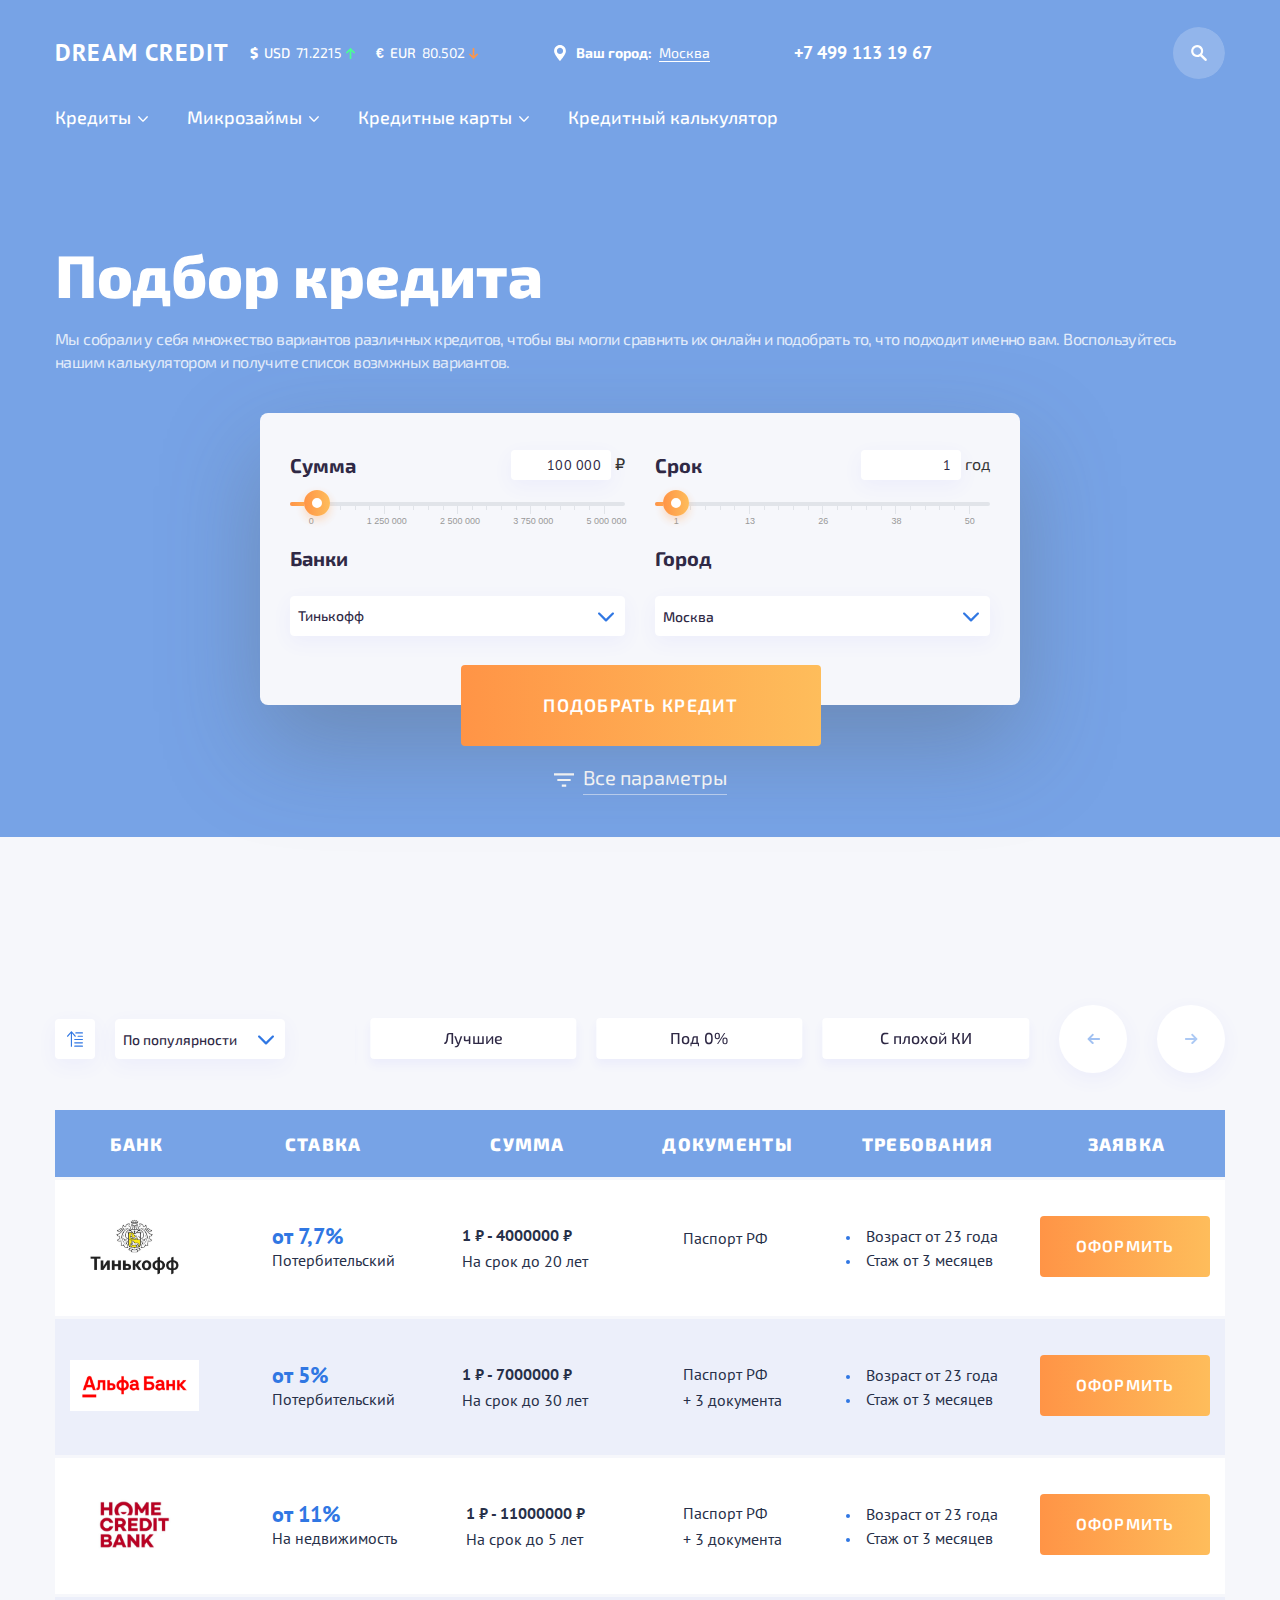
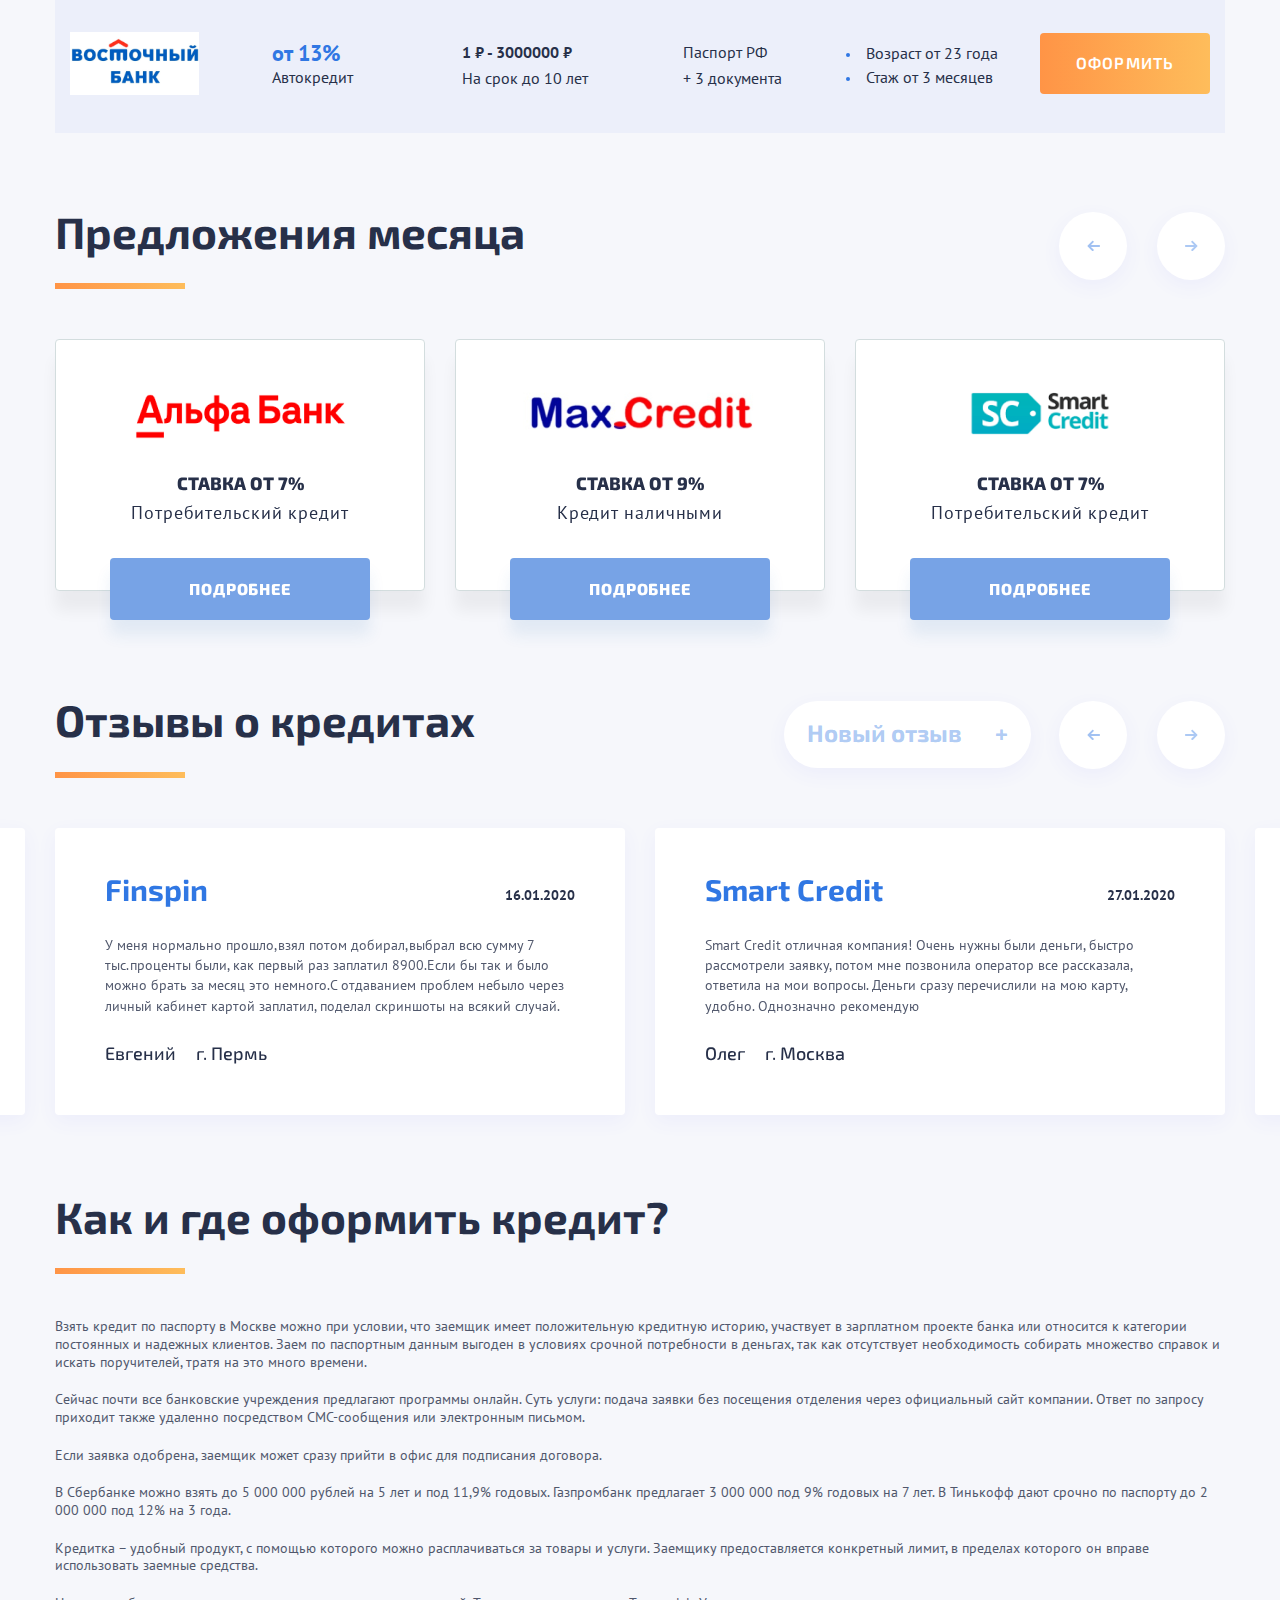
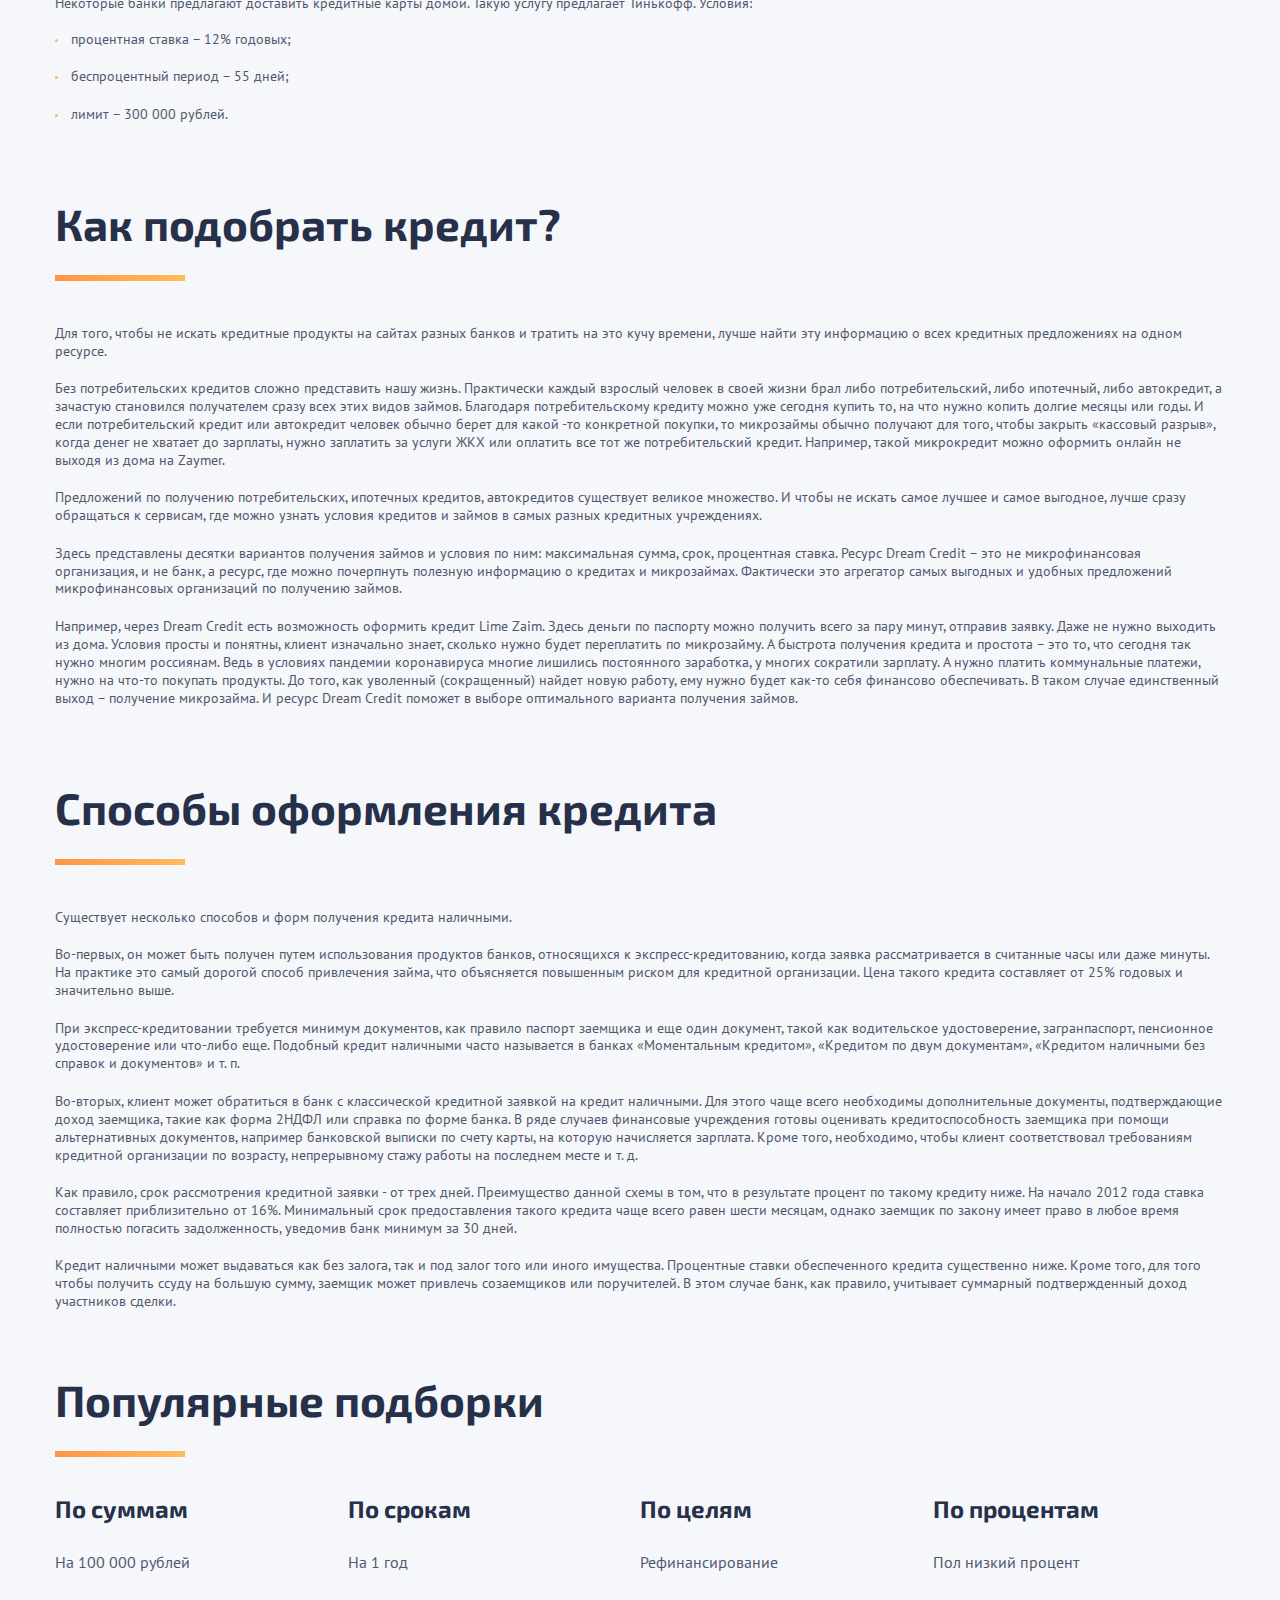
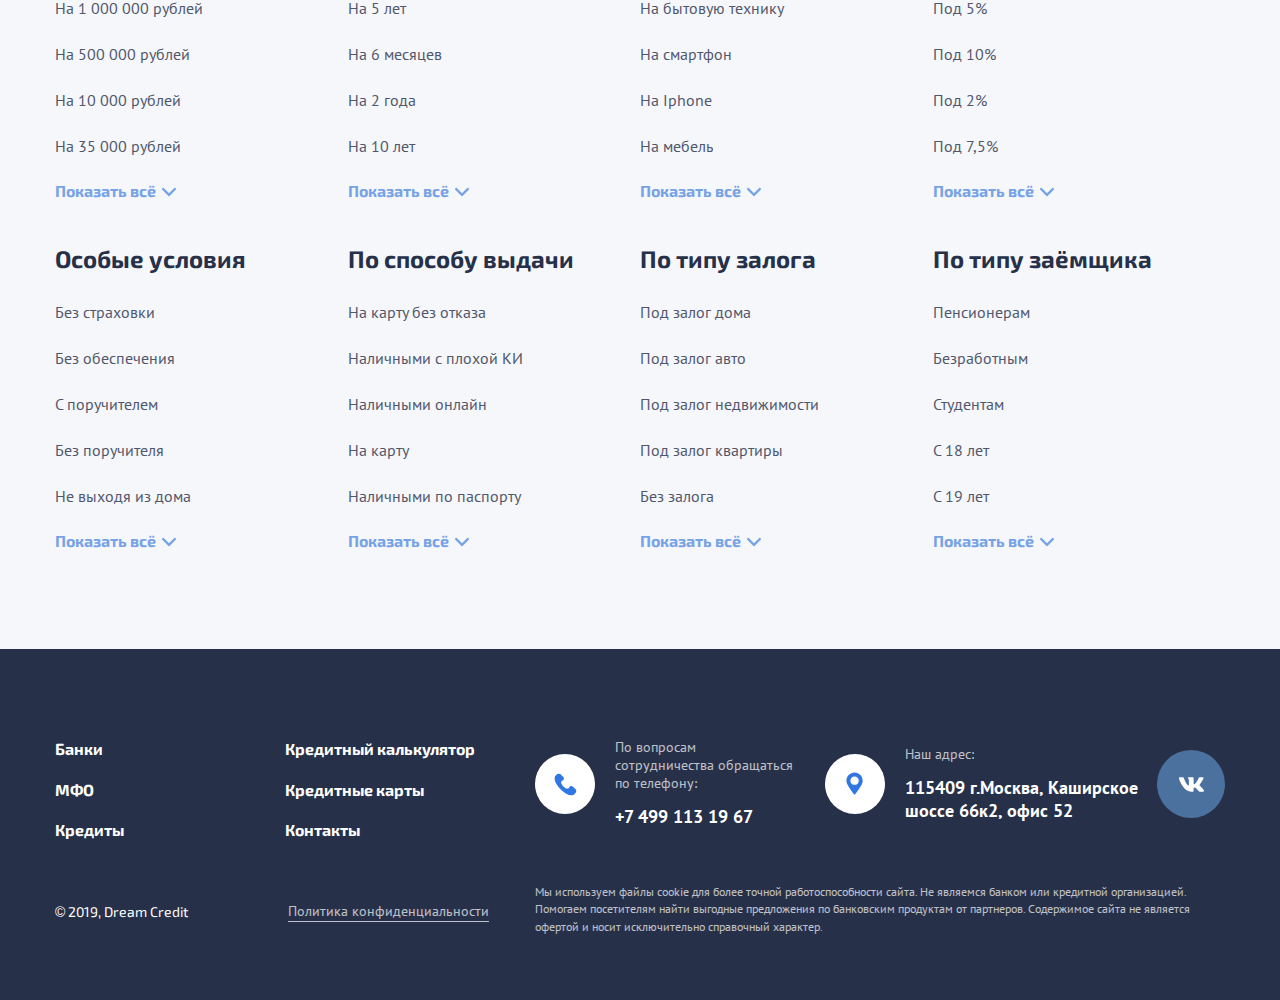
<file: credits.html>
<!DOCTYPE html>
<html lang="ru">

<head>
    <meta charset="utf-8">
    <title>Подбор кредита</title>
    <meta name="description" content="">
    <meta http-equiv="X-UA-Compatible" content="IE=edge">
    <meta name="viewport" content="width=device-width, initial-scale=1, maximum-scale=1">
    <link rel="stylesheet" href="css/main.css">
</head>

<body>

<div class="container">
    
    <header class="header">
        <div class="header__top">
            <div class="wrapper header__top-wrap flex">
                <a href="#" class="header__logo">Dream credit</a>
                <div class="header__mobile">
                    <div class="header__content flex">
                        <div class="header__currencies flex">
                            <div class="header__currency flex">
                                <div class="header__currency-icon">$</div>
                                <div class="header__currency-name">USD</div>
                                <div class="header__currency-value">71.2215</div>
                                <div class="header__currency-arrow img-contain">
                                    <img src="images/icons/arrow-rgeen.svg" alt="">
                                </div>
                            </div>
                            <div class="header__currency flex">
                                <div class="header__currency-icon">€</div>
                                <div class="header__currency-name">EUR</div>
                                <div class="header__currency-value">80.502</div>
                                <div class="header__currency-arrow img-contain">
                                    <img src="images/icons/arrow-orange.svg" alt="">
                                </div>
                            </div>
                        </div>
                        <div class="header__city flex">
                            <div class="header__city-icon img-contain">
                                <img src="images/icons/location.svg" alt="">
                            </div>
                            <div class="header__city-caption">Ваш город:</div>
                            <div class="header__city-name city--js">Москва</div>
                        </div>
                        <div class="header__contacts flex">
                            <div class="header__contacts-desc">По всем вопросам обращаться по телефону</div>
                            <a href="tel:+7 499 113 19 67" class="header__tel">+7 499 113 19 67</a>
                        </div>
                        <form action="#" class="header__search">
                            <div class="header__search-btn flex-center">
                                <img src="images/icons/search.svg" alt="">
                            </div>
                            <input type="text" name="text" class="header__search-field field" placeholder="Поиск">
                            <button class="header__search-button flex-center">
                                <img src="images/icons/search.svg" alt="">
                            </button>
                        </form>
                    </div>
                </div>
                <div class="header__burger">
                    <span></span>
                    <span></span>
                    <span></span>
                </div>
            </div>
        </div>
        <div class="header__bottom">
            <div class="wrapper">
                <nav class="menu">
                    <ul>
                        <li class="menu-item-has-children">
                            <a href="#">Кредиты</a>
                            <ul>
                                <li><a href="#">На карту</a></li>
                                <li><a href="#">Наличными</a></li>
                                <li><a href="#">Без справок</a></li>
                                <li><a href="#">Без отказа</a></li>
                                <li><a href="#">Пенсионерам</a></li>
                            </ul>
                        </li>
                        <li class="menu-item-has-children">
                            <a href="#">Микрозаймы</a>
                            <ul>
                                <li><a href="#">На карту</a></li>
                                <li><a href="#">Наличными</a></li>
                                <li><a href="#">Без справок</a></li>
                                <li><a href="#">Без отказа</a></li>
                                <li><a href="#">Пенсионерам</a></li>
                            </ul>
                        </li>
                        <li class="menu-item-has-children">
                            <a href="#">Кредитные карты</a>
                            <ul>
                                <li><a href="#">На карту</a></li>
                                <li><a href="#">Наличными</a></li>
                                <li><a href="#">Без справок</a></li>
                                <li><a href="#">Без отказа</a></li>
                                <li><a href="#">Пенсионерам</a></li>
                            </ul>
                        </li>
                        <li>
                            <a href="#">Кредитный калькулятор</a>
                        </li>
                    </ul>
                </nav>
            </div>
        </div>
    </header>

    <section class="promo promo_child">
        <div class="wrapper promo__wrap">
            <div class="promo__top">
                <div class="promo__title">Подбор кредита</div>
                <div class="promo__subtitle">Мы собрали у себя множество вариантов различных кредитов, чтобы вы могли сравнить их онлайн и подобрать то, что подходит именно вам. Воспользуйтесь нашим калькулятором и получите список возмжных вариантов.</div>
            </div>
            <div class="promo__box">
                <div class="mortgage promo__form">
                    <div class="mortgage-form promo__form-row flex">
                        <div class="mortgage-form__row--js promo__form-coll">
                            <div class="promo__form-top flex">
                                <div class="promo__form-caption">Сумма</div>
                                    <div>
                                        <input type="text" class="mortgage-form__input total_amount_selection promo__form-value" data-slider="total_amount" name="total_amount">
                                        <span class="promo-icon">₽</span>
                                    </div>
                            </div>
                            <div class="mortgage-form__slider">
                                <input type="text" class="js-range-slider irs-hidden-input" id="total_amount_selection" data-min="0" data-max="5000000" data-from="100000" data-step="50000" tabindex="-1" readonly="">
                            </div>
                        </div>
                        <div class="mortgage-form__row--deadlines promo__form-coll promo__form-coll_time">
                            <div class="promo__form-top flex">
                                <div class="promo__form-caption">Срок</div>
                                <div>
                                    <input type="text" class="mortgage-form__input period promo__form-value" data-slider="period">
                                    <span class="promo-icon">год</span>
                                </div>
                            </div>
                            <div class="mortgage-form__slider">
                                <input type="text" class="js-range-slider irs-hidden-input" id="period" data-min="1" data-max="50" data-from="1" data-step="1" tabindex="-1" readonly="">
                            </div>
                        </div>
                        <div class="promo__form-coll promo__form-coll_banks">
                            <div class="promo__form-top flex">
                                <div class="promo__form-caption">Банки</div>
                            </div>
                            <div class="promo__select">
                                <div class="promo__select-top flex">
                                    <div class="promo__select-title">Тинькофф</div>
                                    <div class="promo__select-arrow"></div>
                                </div>
                                <div class="promo__select-content">
                                    <label class="promo__select-checkbox">
                                        <input type="checkbox" name="bank" value="Тинькофф">
                                        <div class="promo__select-name">Тинькофф</div>
                                        <div class="promo__select-icon">
                                            <span></span>
                                        </div>
                                    </label>
                                    <label class="promo__select-checkbox">
                                        <input type="checkbox" name="bank" value="Zaymer">
                                        <div class="promo__select-name">Zaymer</div>
                                        <div class="promo__select-icon">
                                            <span></span>
                                        </div>
                                    </label>
                                    <label class="promo__select-checkbox">
                                        <input type="checkbox" name="bank" value="SmartCredit">
                                        <div class="promo__select-name">SmartCredit</div>
                                        <div class="promo__select-icon">
                                            <span></span>
                                        </div>
                                    </label>
                                    <label class="promo__select-checkbox">
                                        <input type="checkbox" name="bank" value="Moneyman">
                                        <div class="promo__select-name">Moneyman</div>
                                        <div class="promo__select-icon">
                                            <span></span>
                                        </div>
                                    </label>
                                    <label class="promo__select-checkbox">
                                        <input type="checkbox" name="bank" value="Восточный банк">
                                        <div class="promo__select-name">Восточный банк</div>
                                        <div class="promo__select-icon">
                                            <span></span>
                                        </div>
                                    </label>
                                </div>
                            </div>
                        </div>
                            <div class="promo__form-coll promo__form-coll_cities">
                            <div class="promo__form-top flex">
                                <div class="promo__form-caption">Город</div>
                            </div>
                            <div class="select">
                                <div class="select-title">
                                    <div class="select-title__arrow"></div>
                                    <div class="select-title__value">Москва</div>
                                </div>
                                <div class="select-options">
                                    <div class="select-options__value" data-value="1">Москва</div>
                                    <div class="select-options__value" data-value="2">Барнаул</div>
                                    <div class="select-options__value" data-value="3">Санкт Петербург</div>
                                    <input type="hidden" class="form_data" data-filter-rule="equal" name="city" value="0">
                                </div>
                            </div>
                        </div>
                    </div>
                    <div class="promo__form-selected"></div>
                    <div class="promo__form-row flex">
                        <div class="promo__form-coll promo__form-coll_hidden">
                            <div class="promo__form-top flex">
                                <div class="promo__form-caption">Цель кредита</div>
                            </div>
                            <div class="select">
                                <div class="select-title">
                                    <div class="select-title__arrow"></div>
                                    <div class="select-title__value">Любая</div>
                                </div>
                                <div class="select-options">
                                    <div class="select-options__value" data-value="0">Любая</div>
                                    <div class="select-options__value" data-value="1">Дом</div>
                                    <div class="select-options__value" data-value="2">Машина</div>
                                    <input type="hidden" class="form_data" data-filter-rule="equal" name="type" value="0">
                                </div>
                            </div>
                        </div>
                        <div class="promo__form-coll promo__form-coll_hidden">
                            <div class="promo__form-top flex">
                                <div class="promo__form-caption">Залог</div>
                            </div>
                            <div class="select">
                                <div class="select-title">
                                    <div class="select-title__arrow"></div>
                                    <div class="select-title__value">Неважно</div>
                                </div>
                                <div class="select-options">
                                    <div class="select-options__value" data-value="0">Неважно</div>
                                    <div class="select-options__value" data-value="1">Дом</div>
                                    <div class="select-options__value" data-value="2">Машина</div>
                                    <input type="hidden" class="form_data" data-filter-rule="equal" name="deposit" value="0">
                                </div>
                            </div>
                        </div>
                        <div class="promo__form-coll promo__form-coll_hidden">
                            <div class="promo__form-top flex">
                                <div class="promo__form-caption">Поручительство</div>
                            </div>
                            <div class="select">
                                <div class="select-title">
                                    <div class="select-title__arrow"></div>
                                    <div class="select-title__value">Неважно</div>
                                </div>
                                <div class="select-options">
                                    <div class="select-options__value" data-value="0">Неважно</div>
                                    <div class="select-options__value" data-value="1">Есть</div>
                                    <div class="select-options__value" data-value="2">Нет</div>
                                    <input type="hidden" class="form_data" data-filter-rule="equal" name="guarantee" value="0">
                                </div>
                            </div>
                        </div>
                        <div class="promo__form-coll promo__form-coll_hidden">
                            <div class="promo__form-top flex">
                                <div class="promo__form-caption">Подтверждение дохода</div>
                            </div>
                            <div class="select">
                                <div class="select-title">
                                    <div class="select-title__arrow"></div>
                                    <div class="select-title__value">Любое</div>
                                </div>
                                <div class="select-options">
                                    <div class="select-options__value" data-value="0">Любое</div>
                                    <div class="select-options__value" data-value="1">Есть</div>
                                    <div class="select-options__value" data-value="2">Нет</div>
                                    <input type="hidden" class="form_data" data-filter-rule="equal" name="money_proof" value="0">
                                </div>
                            </div>
                        </div>
                        <div class="promo__form-coll promo__form-coll_hidden">
                            <div class="promo__form-top flex">
                                <div class="promo__form-caption">Форма выдачи</div>
                            </div>
                            <div class="select">
                                <div class="select-title">
                                    <div class="select-title__arrow"></div>
                                    <div class="select-title__value">Любая</div>
                                </div>
                                <div class="select-options">
                                    <div class="select-options__value" data-value="0">Любая</div>
                                    <div class="select-options__value" data-value="1">Наличными</div>
                                    <div class="select-options__value" data-value="2">На карту</div>
                                    <input type="hidden" class="form_data" data-filter-rule="equal" name="money_type" value="0">
                                </div>
                            </div>
                        </div>
                        <div class="promo__form-coll promo__form-coll_hidden">
                            <div class="promo__form-top flex">
                                <div class="promo__form-caption">Срок рассмотрения заявки</div>
                            </div>
                            <div class="select">
                                <div class="select-title">
                                    <div class="select-title__arrow"></div>
                                    <div class="select-title__value">Любой</div>
                                </div>
                                <div class="select-options">
                                    <div class="select-options__value" data-value="0">Любой</div>
                                    <div class="select-options__value" data-value="1">Быстро</div>
                                    <div class="select-options__value" data-value="2">Долго</div>
                                    <input type="hidden" class="form_data" data-filter-rule="equal" name="term" value="0">
                                </div>
                            </div>
                        </div>
                        <div class="promo__form-coll promo__form-coll_hidden">
                            <div class="promo__form-top flex">
                                <div class="promo__form-caption">Категория заемщика</div>
                            </div>
                            <div class="select">
                                <div class="select-title">
                                    <div class="select-title__arrow"></div>
                                    <div class="select-title__value">Неважно</div>
                                </div>
                                <div class="select-options">
                                    <div class="select-options__value" data-value="0">Неважно</div>
                                    <div class="select-options__value" data-value="1">Есть</div>
                                    <div class="select-options__value" data-value="2">Нет</div>
                                    <input type="hidden" class="form_data" data-filter-rule="equal" name="borrower" value="0">
                                </div>
                            </div>
                        </div>
                        <div class="promo__form-coll promo__form-coll_hidden">
                            <div class="promo__form-top flex">
                                <div class="promo__form-caption">Страхование кредита</div>
                            </div>
                            <div class="select">
                                <div class="select-title">
                                    <div class="select-title__arrow"></div>
                                    <div class="select-title__value">Неважно</div>
                                </div>
                                <div class="select-options">
                                    <div class="select-options__value" data-value="0">Неважно</div>
                                    <div class="select-options__value" data-value="1">Есть</div>
                                    <div class="select-options__value" data-value="2">Нет</div>
                                    <input type="hidden" class="form_data" data-filter-rule="equal" name="insurance" value="0">
                                </div>
                            </div>
                        </div>
                    </div>
                    <button id="getCredits" class="btn-results scrollto promo__form-btn btn" data-to="credit-table">
                        <span>Подобрать кредит</span>
                        <span>Подобрать кредит</span>
                    </button>
                </div>
                <a href="javascript:void(0)" class="promo__hidden flex-center">
                    <img src="images/icons/hidden-icon.svg" alt="">
                    <span>Все параметры</span>
                    <span>свернуть</span>
                </a>
            </div>
        </div>
    </section>

    <section class="payment-schedule">
        <div class="wrapper">
        <div class="calc-credit" style="display: none;">

        </div>
        </div>
    </section>

    <section class="result">
        <div class="wrapper">
            <div class="result__top flex">
                <div class="result__top-left flex">
                    <a href="#" id="sort" data-direction="asc" class="sort-direction flex-center">
                        <img src="images/icons/sort-ascending.svg" alt="">
                    </a>
                    <div class="result__top-select">
                        <div class="select">
                            <div class="select-title">
                                <div class="select-title__arrow"></div>
                                <div class="select-title__value">По популярности</div>
                            </div>
                            <div class="select-options">
                                <div class="select-options__value" data-value="rating">По популярности</div>
                                <div class="select-options__value" data-value="percent">По проценту</div>
                                <div class="select-options__value" data-value="rate">По ставке</div>
                                <input type="hidden" id="sorting_field" name="sorting_field" value="rating">
                            </div>
                        </div>
                    </div>
                </div>
                <div class="result__top-right" id="fast_filter">
                    <form action="#" class="result__top-form flex">
                        <div class="result__top-slick swiper-container">
                            <div class="swiper-wrapper">
                                <div class="result__top-slide swiper-slide">
                                    <label class="checkbox">
                                        <input type="checkbox" value="checkbox" data-filter-rule="equal" data-name="best">
                                        <div class="result__top-item">Лучшие</div>
                                    </label>
                                </div>
                                <div class="result__top-slide swiper-slide">
                                    <label class="checkbox">
                                        <input type="checkbox" value="checkbox" data-filter-rule="equal" data-name="zero">
                                        <div class="result__top-item">Под 0%</div>
                                    </label>
                                </div>
                                <div class="result__top-slide swiper-slide">
                                    <label class="checkbox">
                                        <input type="checkbox" value="checkbox" data-filter-rule="equal" data-name="bad_history">
                                        <div class="result__top-item">С плохой КИ</div>
                                    </label>
                                </div>
                                <div class="result__top-slide swiper-slide">
                                    <label class="checkbox">
                                        <input type="checkbox" value="checkbox" data-filter-rule="equal" data-name="no_docs">
                                        <div class="result__top-item">Без справок</div>
                                    </label>
                                </div>
                                <div class="result__top-slide swiper-slide">
                                    <label class="checkbox">
                                        <input type="checkbox" value="checkbox" data-filter-rule="equal" data-name="calculator">
                                        <div class="result__top-item">Калькулятор</div>
                                    </label>
                                </div>
                                <div class="result__top-slide swiper-slide">
                                    <label class="checkbox">
                                        <input type="checkbox" value="checkbox" data-filter-rule="equal" data-name="best">
                                        <div class="result__top-item">Лучшие</div>
                                    </label>
                                </div>
                                <div class="result__top-slide swiper-slide">
                                    <label class="checkbox">
                                        <input type="checkbox" value="checkbox" data-filter-rule="equal" data-name="zero">
                                        <div class="result__top-item">Под 0%</div>
                                    </label>
                                </div>
                                <div class="result__top-slide swiper-slide">
                                    <label class="checkbox">
                                        <input type="checkbox" value="checkbox" data-filter-rule="equal" data-name="bad_history">
                                        <div class="result__top-item">С плохой КИ</div>
                                    </label>
                                </div>
                                <div class="result__top-slide swiper-slide">
                                    <label class="checkbox">
                                        <input type="checkbox" value="checkbox" data-filter-rule="equal" data-name="no_docs">
                                        <div class="result__top-item">Без справок</div>
                                    </label>
                                </div>
                                <div class="result__top-slide swiper-slide">
                                    <label class="checkbox">
                                        <input type="checkbox" value="checkbox" data-filter-rule="equal" data-name="calculator">
                                        <div class="result__top-item">Калькулятор</div>
                                    </label>
                                </div>
                            </div>
                        </div>
                        <div class="arrows flex">
                            <div class="arrow arrow_prew">
                                <svg width="16" height="13" viewBox="0 0 16 13" fill="none" xmlns="http://www.w3.org/2000/svg">
                                    <path d="M6.4257 12.5263L0.881658 6.98226C0.723528 6.82413 0.636719 6.61317 0.636719 6.38371C0.636719 6.15876 0.723528 5.94792 0.881658 5.78979L6.4257 0.245626C6.75332 -0.0818756 7.28654 -0.0818756 7.61392 0.245626L8.11754 0.748993C8.27554 0.907123 8.36248 1.11809 8.36248 1.34317C8.36248 1.56812 8.27554 1.78633 8.11754 1.94434L4.88299 5.18587L15.1591 5.18587C15.6222 5.18587 16 5.5486 16 6.01175L16 6.72371C16 7.18685 15.6222 7.5863 15.1591 7.5863L4.84652 7.5863L8.11754 10.8462C8.27554 11.0042 8.36248 11.2096 8.36248 11.4346C8.36248 11.6597 8.27554 11.8676 8.11754 12.0258L7.61392 12.5277C7.28642 12.8553 6.75332 12.8541 6.4257 12.5263Z" fill="#1465DF"/>
                                </svg>
                            </div>
                            <div class="arrow arrow_next">
                                <svg width="16" height="13" viewBox="0 0 16 13" fill="none" xmlns="http://www.w3.org/2000/svg">
                                    <path d="M9.5743 12.5263L15.1183 6.98226C15.2765 6.82413 15.3633 6.61317 15.3633 6.38371C15.3633 6.15876 15.2765 5.94792 15.1183 5.78979L9.5743 0.245626C9.24668 -0.0818756 8.71346 -0.0818756 8.38608 0.245626L7.88246 0.748993C7.72446 0.907123 7.63752 1.11809 7.63752 1.34317C7.63752 1.56812 7.72446 1.78633 7.88246 1.94434L11.117 5.18587L0.840936 5.18587C0.377788 5.18587 -4.98336e-05 5.5486 -4.98538e-05 6.01175L-4.9885e-05 6.72371C-4.99052e-05 7.18685 0.377788 7.5863 0.840936 7.5863L11.1535 7.5863L7.88246 10.8462C7.72446 11.0042 7.63752 11.2096 7.63752 11.4346C7.63752 11.6597 7.72446 11.8676 7.88246 12.0258L8.38608 12.5277C8.71358 12.8553 9.24668 12.8541 9.5743 12.5263Z" fill="#3077E3"/>
                                </svg>
                            </div>
                        </div>
                    </form>
                </div>
            </div>
            <div class="result__table">
                <div class="result__thead flex">
                    <div class="result__th">Банк</div>
                    <div class="result__th">Ставка</div>
                    <div class="result__thead-box flex">
                        <div class="result__th">Сумма</div>
                        <div class="result__th">документы</div>
                        <div class="result__th">требования</div>
                    </div>
                    <div class="result__th">заявка</div>
                </div>
                <div class="result__tbody" id="result_banks"></div>
            </div>
        </div>
    </section>

    <section class="offers-month">
        <div class="wrapper">
            <div class="top flex">
                <div class="title">Предложения месяца</div>
                <div class="arrows flex">
                    <div class="arrow arrow_prew">
                        <svg width="16" height="13" viewBox="0 0 16 13" fill="none" xmlns="http://www.w3.org/2000/svg">
                            <path d="M6.4257 12.5263L0.881658 6.98226C0.723528 6.82413 0.636719 6.61317 0.636719 6.38371C0.636719 6.15876 0.723528 5.94792 0.881658 5.78979L6.4257 0.245626C6.75332 -0.0818756 7.28654 -0.0818756 7.61392 0.245626L8.11754 0.748993C8.27554 0.907123 8.36248 1.11809 8.36248 1.34317C8.36248 1.56812 8.27554 1.78633 8.11754 1.94434L4.88299 5.18587L15.1591 5.18587C15.6222 5.18587 16 5.5486 16 6.01175L16 6.72371C16 7.18685 15.6222 7.5863 15.1591 7.5863L4.84652 7.5863L8.11754 10.8462C8.27554 11.0042 8.36248 11.2096 8.36248 11.4346C8.36248 11.6597 8.27554 11.8676 8.11754 12.0258L7.61392 12.5277C7.28642 12.8553 6.75332 12.8541 6.4257 12.5263Z" fill="#1465DF"/>
                        </svg>
                    </div>
                    <div class="arrow arrow_next">
                        <svg width="16" height="13" viewBox="0 0 16 13" fill="none" xmlns="http://www.w3.org/2000/svg">
                            <path d="M9.5743 12.5263L15.1183 6.98226C15.2765 6.82413 15.3633 6.61317 15.3633 6.38371C15.3633 6.15876 15.2765 5.94792 15.1183 5.78979L9.5743 0.245626C9.24668 -0.0818756 8.71346 -0.0818756 8.38608 0.245626L7.88246 0.748993C7.72446 0.907123 7.63752 1.11809 7.63752 1.34317C7.63752 1.56812 7.72446 1.78633 7.88246 1.94434L11.117 5.18587L0.840936 5.18587C0.377788 5.18587 -4.98336e-05 5.5486 -4.98538e-05 6.01175L-4.9885e-05 6.72371C-4.99052e-05 7.18685 0.377788 7.5863 0.840936 7.5863L11.1535 7.5863L7.88246 10.8462C7.72446 11.0042 7.63752 11.2096 7.63752 11.4346C7.63752 11.6597 7.72446 11.8676 7.88246 12.0258L8.38608 12.5277C8.71358 12.8553 9.24668 12.8541 9.5743 12.5263Z" fill="#3077E3"/>
                        </svg>
                    </div>
                </div>
            </div>
            <div id="offers-month__body" class="offers-month__body">
                <div class="offers-month__slick swiper-container">
                    <div class="swiper-wrapper">
                        <div class="offers-month__slide swiper-slide">
                            <div class="offers-month__item">
                                <div class="offers-month__img flex-center">
                                    <img src="images/offers-month/img-1.png" alt="">
                                </div>
                                <div class="offers-month__value">ставка от 7%</div>
                                <div class="offers-month__desc">Потребительский кредит</div>
                                <a href="#" class="offers-month__btn">подробнее</a>
                            </div>
                        </div>
                        <div class="offers-month__slide swiper-slide">
                            <div class="offers-month__item">
                                <div class="offers-month__img flex-center">
                                    <img src="images/offers-month/img-2.png" alt="">
                                </div>
                                <div class="offers-month__value">ставка от 9%</div>
                                <div class="offers-month__desc">Кредит наличными</div>
                                <a href="#" class="offers-month__btn">подробнее</a>
                            </div>
                        </div>
                        <div class="offers-month__slide swiper-slide">
                            <div class="offers-month__item">
                                <div class="offers-month__img flex-center">
                                    <img src="images/offers-month/img-3.png" alt="">
                                </div>
                                <div class="offers-month__value">ставка от 7%</div>
                                <div class="offers-month__desc">Потребительский кредит</div>
                                <a href="#" class="offers-month__btn">подробнее</a>
                            </div>
                        </div>
                        <div class="offers-month__slide swiper-slide">
                            <div class="offers-month__item">
                                <div class="offers-month__img flex-center">
                                    <img src="images/offers-month/img-4.png" alt="">
                                </div>
                                <div class="offers-month__value">ставка от 7%</div>
                                <div class="offers-month__desc">Потребительский кредит</div>
                                <a href="#" class="offers-month__btn">подробнее</a>
                            </div>
                        </div>
                        <div class="offers-month__slide swiper-slide">
                            <div class="offers-month__item">
                                <div class="offers-month__img flex-center">
                                    <img src="images/offers-month/img-5.png" alt="">
                                </div>
                                <div class="offers-month__value">ставка от 7%</div>
                                <div class="offers-month__desc">Потребительский кредит</div>
                                <a href="#" class="offers-month__btn">подробнее</a>
                            </div>
                        </div>
                        <div class="offers-month__slide swiper-slide">
                            <div class="offers-month__item">
                                <div class="offers-month__img flex-center">
                                    <img src="images/offers-month/img-6.png" alt="">
                                </div>
                                <div class="offers-month__value">ставка от 10,5%</div>
                                <div class="offers-month__desc">Потребительский кредит</div>
                                <a href="#" class="offers-month__btn">подробнее</a>
                            </div>
                        </div>
                        <div class="offers-month__slide swiper-slide">
                            <div class="offers-month__item">
                                <div class="offers-month__img flex-center">
                                    <img src="images/offers-month/img-1.png" alt="">
                                </div>
                                <div class="offers-month__value">ставка от 7%</div>
                                <div class="offers-month__desc">Потребительский кредит</div>
                                <a href="#" class="offers-month__btn">подробнее</a>
                            </div>
                        </div>
                        <div class="offers-month__slide swiper-slide">
                            <div class="offers-month__item">
                                <div class="offers-month__img flex-center">
                                    <img src="images/offers-month/img-2.png" alt="">
                                </div>
                                <div class="offers-month__value">ставка от 9%</div>
                                <div class="offers-month__desc">Кредит наличными</div>
                                <a href="#" class="offers-month__btn">подробнее</a>
                            </div>
                        </div>
                        <div class="offers-month__slide swiper-slide">
                            <div class="offers-month__item">
                                <div class="offers-month__img flex-center">
                                    <img src="images/offers-month/img-3.png" alt="">
                                </div>
                                <div class="offers-month__value">ставка от 7%</div>
                                <div class="offers-month__desc">Потребительский кредит</div>
                                <a href="#" class="offers-month__btn">подробнее</a>
                            </div>
                        </div>
                        <div class="offers-month__slide swiper-slide">
                            <div class="offers-month__item">
                                <div class="offers-month__img flex-center">
                                    <img src="images/offers-month/img-4.png" alt="">
                                </div>
                                <div class="offers-month__value">ставка от 7%</div>
                                <div class="offers-month__desc">Потребительский кредит</div>
                                <a href="#" class="offers-month__btn">подробнее</a>
                            </div>
                        </div>
                        <div class="offers-month__slide swiper-slide">
                            <div class="offers-month__item">
                                <div class="offers-month__img flex-center">
                                    <img src="images/offers-month/img-5.png" alt="">
                                </div>
                                <div class="offers-month__value">ставка от 7%</div>
                                <div class="offers-month__desc">Потребительский кредит</div>
                                <a href="#" class="offers-month__btn">подробнее</a>
                            </div>
                        </div>
                        <div class="offers-month__slide swiper-slide">
                            <div class="offers-month__item">
                                <div class="offers-month__img flex-center">
                                    <img src="images/offers-month/img-6.png" alt="">
                                </div>
                                <div class="offers-month__value">ставка от 10,5%</div>
                                <div class="offers-month__desc">Потребительский кредит</div>
                                <a href="#" class="offers-month__btn">подробнее</a>
                            </div>
                        </div>
                    </div>
                </div>
            </div>
        </div>
    </section>

    <section class="main-reviews main-reviews_item">
        <div class="wrapper">
            <div class="top flex">
                <div class="title">Отзывы о кредитах</div>
                <div class="top__box flex">
                    <a href="#" class="main-reviews__btn flex review--js">Новый отзыв <span>+</span></a>
                    <div class="arrows flex">
                        <div class="arrow arrow_prew">
                            <svg width="16" height="13" viewBox="0 0 16 13" fill="none" xmlns="http://www.w3.org/2000/svg">
                                <path d="M6.4257 12.5263L0.881658 6.98226C0.723528 6.82413 0.636719 6.61317 0.636719 6.38371C0.636719 6.15876 0.723528 5.94792 0.881658 5.78979L6.4257 0.245626C6.75332 -0.0818756 7.28654 -0.0818756 7.61392 0.245626L8.11754 0.748993C8.27554 0.907123 8.36248 1.11809 8.36248 1.34317C8.36248 1.56812 8.27554 1.78633 8.11754 1.94434L4.88299 5.18587L15.1591 5.18587C15.6222 5.18587 16 5.5486 16 6.01175L16 6.72371C16 7.18685 15.6222 7.5863 15.1591 7.5863L4.84652 7.5863L8.11754 10.8462C8.27554 11.0042 8.36248 11.2096 8.36248 11.4346C8.36248 11.6597 8.27554 11.8676 8.11754 12.0258L7.61392 12.5277C7.28642 12.8553 6.75332 12.8541 6.4257 12.5263Z" fill="#1465DF"/>
                            </svg>
                        </div>
                        <div class="arrow arrow_next">
                            <svg width="16" height="13" viewBox="0 0 16 13" fill="none" xmlns="http://www.w3.org/2000/svg">
                                <path d="M9.5743 12.5263L15.1183 6.98226C15.2765 6.82413 15.3633 6.61317 15.3633 6.38371C15.3633 6.15876 15.2765 5.94792 15.1183 5.78979L9.5743 0.245626C9.24668 -0.0818756 8.71346 -0.0818756 8.38608 0.245626L7.88246 0.748993C7.72446 0.907123 7.63752 1.11809 7.63752 1.34317C7.63752 1.56812 7.72446 1.78633 7.88246 1.94434L11.117 5.18587L0.840936 5.18587C0.377788 5.18587 -4.98336e-05 5.5486 -4.98538e-05 6.01175L-4.9885e-05 6.72371C-4.99052e-05 7.18685 0.377788 7.5863 0.840936 7.5863L11.1535 7.5863L7.88246 10.8462C7.72446 11.0042 7.63752 11.2096 7.63752 11.4346C7.63752 11.6597 7.72446 11.8676 7.88246 12.0258L8.38608 12.5277C8.71358 12.8553 9.24668 12.8541 9.5743 12.5263Z" fill="#3077E3"/>
                            </svg>
                        </div>
                    </div>
                </div>
            </div>
            <div id="main-reviews__body" class="main-reviews__body">
                <div class="main-reviews__slick swiper-container">
                    <div class="swiper-wrapper">
                        <div class="main-reviews__slide swiper-slide">
                            <div class="main-reviews__item">
                                <div class="main-reviews__top flex">
                                    <div class="main-reviews__caption">БыстроЗайм</div>
                                    <div class="main-reviews__date">12.01.2020</div>
                                </div>
                                <div class="main-reviews__text">Сломалась стиралка. С двумя детьми и мужем – это катастрофа. «БыстроЗайм» начислил деньги за 8 минут! Второй раз пеня уже начисляется, так что вряд ли возьму. Но это однозначное спасибо за оперативность и честную игру!</div>
                                <div class="main-reviews__bottom flex">
                                    <div class="main-reviews__name">Виктория</div>
                                    <div class="main-reviews__city">г. Москва</div>
                                </div>
                            </div>
                        </div>
                        <div class="main-reviews__slide swiper-slide">
                            <div class="main-reviews__item">
                                <div class="main-reviews__top flex">
                                    <div class="main-reviews__caption">Finspin</div>
                                    <div class="main-reviews__date">16.01.2020</div>
                                </div>
                                <div class="main-reviews__text">У меня нормально прошло,взял потом добирал,выбрал всю сумму 7 тыс.проценты были, как первый раз заплатил 8900.Если бы так и было можно брать за месяц это немного.С отдаванием проблем небыло через личный кабинет картой заплатил, поделал скриншоты на всякий случай.</div>
                                <div class="main-reviews__bottom flex">
                                    <div class="main-reviews__name">Евгений</div>
                                    <div class="main-reviews__city">г. Пермь</div>
                                </div>
                            </div>
                        </div>
                        <div class="main-reviews__slide swiper-slide">
                            <div class="main-reviews__item">
                                <div class="main-reviews__top flex">
                                    <div class="main-reviews__caption">Smart Credit</div>
                                    <div class="main-reviews__date">27.01.2020</div>
                                </div>
                                <div class="main-reviews__text">Smart Credit отличная компания! Очень нужны были деньги, быстро рассмотрели заявку, потом мне позвонила оператор все рассказала, ответила на мои вопросы. Деньги сразу перечислили на мою карту, удобно. Однозначно рекомендую</div>
                                <div class="main-reviews__bottom flex">
                                    <div class="main-reviews__name">Олег</div>
                                    <div class="main-reviews__city">г. Москва</div>
                                </div>
                            </div>
                        </div>
                        <div class="main-reviews__slide swiper-slide">
                            <div class="main-reviews__item">
                                <div class="main-reviews__top flex">
                                    <div class="main-reviews__caption">БыстроЗайм</div>
                                    <div class="main-reviews__date">12.01.2020</div>
                                </div>
                                <div class="main-reviews__text">Сломалась стиралка. С двумя детьми и мужем – это катастрофа. «БыстроЗайм» начислил деньги за 8 минут! Второй раз пеня уже начисляется, так что вряд ли возьму. Но это однозначное спасибо за оперативность и честную игру!</div>
                                <div class="main-reviews__bottom flex">
                                    <div class="main-reviews__name">Виктория</div>
                                    <div class="main-reviews__city">г. Москва</div>
                                </div>
                            </div>
                        </div>
                        <div class="main-reviews__slide swiper-slide">
                            <div class="main-reviews__item">
                                <div class="main-reviews__top flex">
                                    <div class="main-reviews__caption">Finspin</div>
                                    <div class="main-reviews__date">16.01.2020</div>
                                </div>
                                <div class="main-reviews__text">У меня нормально прошло,взял потом добирал,выбрал всю сумму 7 тыс.проценты были, как первый раз заплатил 8900.Если бы так и было можно брать за месяц это немного.С отдаванием проблем небыло через личный кабинет картой заплатил, поделал скриншоты на всякий случай.</div>
                                <div class="main-reviews__bottom flex">
                                    <div class="main-reviews__name">Евгений</div>
                                    <div class="main-reviews__city">г. Пермь</div>
                                </div>
                            </div>
                        </div>
                        <div class="main-reviews__slide swiper-slide">
                            <div class="main-reviews__item">
                                <div class="main-reviews__top flex">
                                    <div class="main-reviews__caption">Smart Credit</div>
                                    <div class="main-reviews__date">27.01.2020</div>
                                </div>
                                <div class="main-reviews__text">Smart Credit отличная компания! Очень нужны были деньги, быстро рассмотрели заявку, потом мне позвонила оператор все рассказала, ответила на мои вопросы. Деньги сразу перечислили на мою карту, удобно. Однозначно рекомендую</div>
                                <div class="main-reviews__bottom flex">
                                    <div class="main-reviews__name">Олег</div>
                                    <div class="main-reviews__city">г. Москва</div>
                                </div>
                            </div>
                        </div>
                    </div>
                </div>
            </div>
        </div>
    </section>

    <section class="article article_item">
        <div class="wrapper">
            <div class="article__body">
                <div class="top">
                    <div class="title">Как и где оформить кредит?</div>
                </div>
                <div class="article__text">
                    <p>Взять кредит по паспорту в Москве можно при условии, что заемщик имеет положительную кредитную историю, участвует в зарплатном проекте банка или относится к категории постоянных и надежных клиентов. Заем по паспортным данным выгоден в условиях срочной потребности в деньгах, так как отсутствует необходимость собирать множество справок и искать поручителей, тратя на это много времени.</p>
                    <p>Сейчас почти все банковские учреждения предлагают программы онлайн. Суть услуги: подача заявки без посещения отделения через официальный сайт компании. Ответ по запросу приходит также удаленно посредством СМС-сообщения или электронным письмом.</p>
                    <p>Если заявка одобрена, заемщик может сразу прийти в офис для подписания договора.</p>
                    <p>В Сбербанке можно взять до 5 000 000 рублей на 5 лет и под 11,9% годовых. Газпромбанк предлагает 3 000 000 под 9% годовых на 7 лет. В Тинькофф дают срочно по паспорту до 2 000 000 под 12% на 3 года.</p>
                    <p>Кредитка – удобный продукт, с помощью которого можно расплачиваться за товары и услуги. Заемщику предоставляется конкретный лимит, в пределах которого он вправе использовать заемные средства.</p>
                    <p>Некоторые банки предлагают доставить кредитные карты домой. Такую услугу предлагает Тинькофф. Условия:</p>
                    <ul>
                        <li>процентная ставка – 12% годовых;</li>
                        <li>беспроцентный период – 55 дней;</li>
                        <li>лимит – 300 000 рублей.</li>
                    </ul>
                </div>
            </div>
            <div class="article__body">
                <div class="top">
                    <div class="title">Как подобрать кредит?</div>
                </div>
                <div class="article__text">
                    <p>Для того, чтобы не искать кредитные продукты на сайтах разных банков и тратить на это кучу времени, лучше найти эту информацию о всех кредитных предложениях на одном ресурсе.</p>
                    <p>Без потребительских кредитов сложно представить нашу жизнь. Практически каждый взрослый человек в своей жизни брал либо потребительский, либо ипотечный, либо автокредит, а зачастую становился получателем сразу всех этих видов займов. Благодаря потребительскому кредиту можно уже сегодня купить то, на что нужно копить долгие месяцы или годы. И если потребительский кредит или автокредит человек обычно берет для какой -то конкретной покупки, то микрозаймы обычно получают для того, чтобы закрыть «кассовый разрыв», когда денег не хватает до зарплаты, нужно заплатить за услуги ЖКХ или оплатить все тот же потребительский кредит. Например, такой микрокредит можно оформить онлайн не выходя из дома на Zaymer.</p>
                    <p>Предложений по получению потребительских, ипотечных кредитов, автокредитов существует великое множество. И чтобы не искать самое лучшее и самое выгодное, лучше сразу обращаться к сервисам, где можно узнать условия кредитов и займов в самых разных кредитных учреждениях.</p>
                    <p>Здесь представлены десятки вариантов получения займов и условия по ним: максимальная сумма, срок, процентная ставка. Ресурс Dream Credit – это не микрофинансовая организация, и не банк, а ресурс, где можно почерпнуть полезную информацию о кредитах и микрозаймах. Фактически это агрегатор самых выгодных и удобных предложений микрофинансовых организаций по получению займов.</p>
                    <p>Например, через Dream Credit есть возможность оформить кредит Lime Zaim. Здесь деньги по паспорту можно получить всего за пару минут, отправив заявку. Даже не нужно выходить из дома. Условия просты и понятны, клиент изначально знает, сколько нужно будет переплатить по микрозайму. А быстрота получения кредита и простота – это то, что сегодня так нужно многим россиянам. Ведь в условиях пандемии коронавируса многие лишились постоянного заработка, у многих сократили зарплату. А нужно платить коммунальные платежи, нужно на что-то покупать продукты. До того, как уволенный (сокращенный) найдет новую работу, ему нужно будет как-то себя финансово обеспечивать. В таком случае единственный выход – получение микрозайма. И ресурс Dream Credit поможет в выборе оптимального варианта получения займов.</p>
                </div>
            </div>
            <div class="article__body">
                <div class="top">
                    <div class="title">Способы оформления кредита</div>
                </div>
                <div class="article__text">
                    <p>Существует несколько способов и форм получения кредита наличными.</p>
                    <p>Во-первых, он может быть получен путем использования продуктов банков, относящихся к экспресс-кредитованию, когда заявка рассматривается в считанные часы или даже минуты. На практике это самый дорогой способ привлечения займа, что объясняется повышенным риском для кредитной организации. Цена такого кредита составляет от 25% годовых и значительно выше.</p>
                    <p>При экспресс-кредитовании требуется минимум документов, как правило паспорт заемщика и еще один документ, такой как водительское удостоверение, загранпаспорт, пенсионное удостоверение или что-либо еще. Подобный кредит наличными часто называется в банках «Моментальным кредитом», «Кредитом по двум документам», «Кредитом наличными без справок и документов» и т. п.</p>
                    <p>Во-вторых, клиент может обратиться в банк с классической кредитной заявкой на кредит наличными. Для этого чаще всего необходимы дополнительные документы, подтверждающие доход заемщика, такие как форма 2НДФЛ или справка по форме банка. В ряде случаев финансовые учреждения готовы оценивать кредитоспособность заемщика при помощи альтернативных документов, например банковской выписки по счету карты, на которую начисляется зарплата. Кроме того, необходимо, чтобы клиент соответствовал требованиям кредитной организации по возрасту, непрерывному стажу работы на последнем месте и т. д.</p>
                    <p>Как правило, срок рассмотрения кредитной заявки - от трех дней. Преимущество данной схемы в том, что в результате процент по такому кредиту ниже. На начало 2012 года ставка составляет приблизительно от 16%. Минимальный срок предоставления такого кредита чаще всего равен шести месяцам, однако заемщик по закону имеет право в любое время полностью погасить задолженность, уведомив банк минимум за 30 дней.</p>
                    <p>Кредит наличными может выдаваться как без залога, так и под залог того или иного имущества. Процентные ставки обеспеченного кредита существенно ниже. Кроме того, для того чтобы получить ссуду на большую сумму, заемщик может привлечь созаемщиков или поручителей. В этом случае банк, как правило, учитывает суммарный подтвержденный доход участников сделки.</p>
                </div>
            </div>
        </div>
    </section>

    <section class="collections">
        <div class="wrapper">
            <div class="top">
                <div class="title">Популярные подборки</div>
            </div>
            <div class="collections__row flex">
                <div class="collections__coll">
                    <div class="collections__caption">По суммам</div>
                    <div class="collections__box">
                        <ul>
                            <li><a href="#">На 100 000 рублей</a></li>
                            <li><a href="#">На 1 000 000 рублей</a></li>
                            <li><a href="#">На 500 000 рублей</a></li>
                            <li><a href="#">На 10 000 рублей</a></li>
                            <li><a href="#">На 35 000 рублей</a></li>
                            <li><a href="#">На 100 000 рублей</a></li>
                            <li><a href="#">На 1 000 000 рублей</a></li>
                            <li><a href="#">На 500 000 рублей</a></li>
                            <li><a href="#">На 10 000 рублей</a></li>
                            <li><a href="#">На 35 000 рублей</a></li>
                        </ul>
                        <a href="javascript:void(0)" class="collections__btn">
                            <span>Показать всё</span>
                            <span>Скрыть</span>
                        </a>
                    </div>
                </div>
                <div class="collections__coll">
                    <div class="collections__caption">По срокам</div>
                    <div class="collections__box">
                        <ul>
                            <li><a href="#">На 1 год</a></li>
                            <li><a href="#">На 5 лет</a></li>
                            <li><a href="#">На 6 месяцев</a></li>
                            <li><a href="#">На 2 года</a></li>
                            <li><a href="#">На 10 лет</a></li>
                            <li><a href="#">На 1 год</a></li>
                            <li><a href="#">На 5 лет</a></li>
                            <li><a href="#">На 6 месяцев</a></li>
                            <li><a href="#">На 2 года</a></li>
                            <li><a href="#">На 10 лет</a></li>
                        </ul>
                        <a href="javascript:void(0)" class="collections__btn">
                            <span>Показать всё</span>
                            <span>Скрыть</span>
                        </a>
                    </div>
                </div>
                <div class="collections__coll">
                    <div class="collections__caption">По целям</div>
                    <div class="collections__box">
                        <ul>
                            <li><a href="#">Рефинансирование</a></li>
                            <li><a href="#">На бытовую технику</a></li>
                            <li><a href="#">На смартфон</a></li>
                            <li><a href="#">На Iphone</a></li>
                            <li><a href="#">На мебель</a></li>
                            <li><a href="#">Рефинансирование</a></li>
                            <li><a href="#">На бытовую технику</a></li>
                            <li><a href="#">На смартфон</a></li>
                        </ul>
                        <a href="javascript:void(0)" class="collections__btn">
                            <span>Показать всё</span>
                            <span>Скрыть</span>
                        </a>
                    </div>
                </div>
                <div class="collections__coll">
                    <div class="collections__caption">По процентам</div>
                    <div class="collections__box">
                        <ul>
                            <li><a href="#">Пол низкий процент</a></li>
                            <li><a href="#">Под 5%</a></li>
                            <li><a href="#">Под 10%</a></li>
                            <li><a href="#">Под 2%</a></li>
                            <li><a href="#">Под 7,5%</a></li>
                            <li><a href="#">Пол низкий процент</a></li>
                            <li><a href="#">Под 5%</a></li>
                            <li><a href="#">Под 10%</a></li>
                            <li><a href="#">Под 2%</a></li>
                            <li><a href="#">Под 7,5%</a></li>
                        </ul>
                        <a href="javascript:void(0)" class="collections__btn">
                            <span>Показать всё</span>
                            <span>Скрыть</span>
                        </a>
                    </div>
                </div>
                <div class="collections__coll">
                    <div class="collections__caption">Особые условия</div>
                    <div class="collections__box">
                        <ul>
                            <li><a href="#">Без страховки</a></li>
                            <li><a href="#">Без обеспечения</a></li>
                            <li><a href="#">С поручителем</a></li>
                            <li><a href="#">Без поручителя</a></li>
                            <li><a href="#">Не выходя из дома</a></li>
                            <li><a href="#">Без страховки</a></li>
                            <li><a href="#">Без обеспечения</a></li>
                            <li><a href="#">С поручителем</a></li>
                            <li><a href="#">Без поручителя</a></li>
                            <li><a href="#">Не выходя из дома</a></li>
                        </ul>
                        <a href="javascript:void(0)" class="collections__btn">
                            <span>Показать всё</span>
                            <span>Скрыть</span>
                        </a>
                    </div>
                </div>
                <div class="collections__coll">
                    <div class="collections__caption">По способу выдачи</div>
                    <div class="collections__box">
                        <ul>
                            <li><a href="#">На карту без отказа</a></li>
                            <li><a href="#">Наличными с плохой КИ</a></li>
                            <li><a href="#">Наличными онлайн</a></li>
                            <li><a href="#">На карту</a></li>
                            <li><a href="#">Наличными по паспорту</a></li>
                        </ul>
                        <a href="javascript:void(0)" class="collections__btn">
                            <span>Показать всё</span>
                            <span>Скрыть</span>
                        </a>
                    </div>
                </div>
                <div class="collections__coll">
                    <div class="collections__caption">По типу залога</div>
                    <div class="collections__box">
                        <ul>
                            <li><a href="#">Под залог дома</a></li>
                            <li><a href="#">Под залог авто</a></li>
                            <li><a href="#">Под залог недвижимости</a></li>
                            <li><a href="#">Под залог квартиры</a></li>
                            <li><a href="#">Без залога</a></li>
                            <li><a href="#">Под залог дома</a></li>
                            <li><a href="#">Под залог авто</a></li>
                            <li><a href="#">Под залог недвижимости</a></li>
                        </ul>
                        <a href="javascript:void(0)" class="collections__btn">
                            <span>Показать всё</span>
                            <span>Скрыть</span>
                        </a>
                    </div>
                </div>
                <div class="collections__coll">
                    <div class="collections__caption">По типу заёмщика</div>
                    <div class="collections__box">
                        <ul>
                            <li><a href="#">Пенсионерам</a></li>
                            <li><a href="#">Безработным</a></li>
                            <li><a href="#">Студентам</a></li>
                            <li><a href="#">С 18 лет</a></li>
                            <li><a href="#">С 19 лет</a></li>
                            <li><a href="#">Пенсионерам</a></li>
                            <li><a href="#">Безработным</a></li>
                            <li><a href="#">Студентам</a></li>
                        </ul>
                        <a href="javascript:void(0)" class="collections__btn">
                            <span>Показать всё</span>
                            <span>Скрыть</span>
                        </a>
                    </div>
                </div>
            </div>
        </div>
    </section>

    <footer class="footer">
        <div class="wrapper footer__wrap flex">
            <div class="footer__left">
                <div class="footer__row flex">
                    <nav class="footer__menu">
                        <ul>
                            <li><a href="#">Банки</a></li>
                            <li><a href="#">МФО</a></li>
                            <li><a href="#">Кредиты</a></li>
                        </ul>
                    </nav>
                    <nav class="footer__menu">
                        <ul>
                            <li><a href="#">Кредитный калькулятор</a></li>
                            <li><a href="#">Кредитные карты</a></li>
                            <li><a href="#">Контакты</a></li>
                        </ul>
                    </nav>
                </div>
                <div class="footer__left-bottom flex">
                    <div class="footer__copiright">© 2019, Dream Credit</div>
                    <a href="#" class="footer__confidentiality">Политика конфиденциальности</a>
                </div>
            </div>
            <div class="footer__right">
                <div class="footer__contacts flex">
                    <div class="footer__items flex">
                        <div class="footer__item flex">
                            <div class="footer__icon img-contain">
                                <img src="images/footer/phone.svg" alt="">
                            </div>
                            <div class="footer__content">
                                <div class="footer__content-desc">По вопросам сотрудничества обращаться по телефону: </div>
                                <a href="#" class="footer__content-link">+7 499 113 19 67 </a>
                            </div>
                        </div>
                        <div class="footer__item flex">
                            <div class="footer__icon img-contain">
                                <img src="images/footer/location.svg" alt="">
                            </div>
                            <div class="footer__content">
                                <div class="footer__content-desc">Наш адрес:</div>
                                <address class="footer__content-link">115409 г.Москва, Каширское шоссе 66к2, офис 52 </address>
                            </div>
                        </div>
                    </div>
                    <a href="#" class="footer__vk img-contain">
                        <img src="images/footer/vk.svg" alt="">
                    </a>
                </div>
                <div class="footer__right-bottom">Мы используем файлы cookie для более точной работоспособности сайта. Не являемся банком или кредитной организацией. Помогаем посетителям найти выгодные предложения по банковским продуктам от партнеров. Содержимое сайта не является офертой и носит исключительно справочный характер. </div>
            </div>
        </div>
    </footer>

</div>

<div id="city-modal" class="city-modal modal" style="display: none;">
    <div class="modal__closed flex text-small" data-fancybox-close>
        <svg width="13" height="13" viewBox="0 0 13 13" fill="none" xmlns="http://www.w3.org/2000/svg">
            <rect y="1.41406" width="2" height="15" rx="1" transform="rotate(-45 0 1.41406)" fill="#FFF"/>
            <rect x="10.6064" width="2" height="15" rx="1" transform="rotate(45 10.6064 0)" fill="#FFF"/>
        </svg>
    </div>
    <div class="modal__wrap">
        <div class="modal__title">Выберите ваш город</div>
        <div class="city-modal__list">
            <a href="#" class="city-modal__link active">Москва</a>
            <a href="#" class="city-modal__link">Барнаул</a>
            <a href="#" class="city-modal__link">Санкт-Петербург</a>
            <a href="#" class="city-modal__link">Красноярск</a>
        </div>
    </div>
</div><!-- end city-modal -->

<div id="review-modal" class="city-modal modal" style="display: none;">
    <div class="modal__closed flex text-small" data-fancybox-close>
        <svg width="13" height="13" viewBox="0 0 13 13" fill="none" xmlns="http://www.w3.org/2000/svg">
            <rect y="1.41406" width="2" height="15" rx="1" transform="rotate(-45 0 1.41406)" fill="#FFF"/>
            <rect x="10.6064" width="2" height="15" rx="1" transform="rotate(45 10.6064 0)" fill="#FFF"/>
        </svg>
    </div>
    <div class="modal__wrap">
        <div class="modal__title">Оставьте ваш отзыв</div>
        <form action="#" class="modal__form">
            <input type="text" name="name" class="modal__field field" placeholder="Ваше имя">
            <input type="text" name="city" class="modal__field field" placeholder="Ваш город">
            <textarea class="modal__field field" placeholder="Ваш отзыв"></textarea>
            <button class="modal__btn btn">Отправить</button>
        </form>
    </div>
</div><!-- end city-modal -->

<script src="js/common.js"></script>
<script src="js/data.js"></script>
<script src="js/credits.js"></script>
</body>

</html>
</file>
<file: css/main.css>
@charset "UTF-8";
/*---------------------fancybox------------------------*/
@import url("https://fonts.googleapis.com/css2?family=PT+Sans:ital,wght@0,400;0,700;1,400;1,700&display=swap");
body.compensate-for-scrollbar {
  overflow: hidden;
}

.fancybox-active {
  height: auto;
}

.fancybox-is-hidden {
  left: -9999px;
  margin: 0;
  position: absolute !important;
  top: -9999px;
  visibility: hidden;
}

.fancybox-container {
  -webkit-backface-visibility: hidden;
  height: 100%;
  left: 0;
  outline: none;
  position: fixed;
  -webkit-tap-highlight-color: transparent;
  top: 0;
  touch-action: manipulation;
  transform: translateZ(0);
  width: 100%;
  z-index: 999999;
}

.fancybox-container * {
  box-sizing: border-box;
}

.fancybox-outer,
.fancybox-inner,
.fancybox-bg,
.fancybox-stage {
  bottom: 0;
  left: 0;
  position: absolute;
  right: 0;
  top: 0;
}

.fancybox-outer {
  -webkit-overflow-scrolling: touch;
  overflow-y: auto;
}

.fancybox-bg {
  background: rgba(119, 163, 230, 0.5);
  opacity: 0;
  transition-duration: inherit;
  transition-property: opacity;
  transition-timing-function: cubic-bezier(0.47, 0, 0.74, 0.71);
}

.fancybox-is-open .fancybox-bg {
  opacity: 0.9;
  transition-timing-function: cubic-bezier(0.22, 0.61, 0.36, 1);
}

.fancybox-infobar,
.fancybox-toolbar,
.fancybox-caption,
.fancybox-navigation .fancybox-button {
  direction: ltr;
  opacity: 0;
  position: absolute;
  transition: opacity 0.25s ease, visibility 0s ease 0.25s;
  visibility: hidden;
  z-index: 99997;
}

.fancybox-show-infobar .fancybox-infobar,
.fancybox-show-toolbar .fancybox-toolbar,
.fancybox-show-caption .fancybox-caption,
.fancybox-show-nav .fancybox-navigation .fancybox-button {
  opacity: 1;
  transition: opacity 0.25s ease 0s, visibility 0s ease 0s;
  visibility: visible;
}

.fancybox-infobar {
  color: #ccc;
  font-size: 13px;
  -webkit-font-smoothing: subpixel-antialiased;
  height: 44px;
  left: 0;
  line-height: 44px;
  min-width: 44px;
  mix-blend-mode: difference;
  padding: 0 10px;
  pointer-events: none;
  top: 0;
  -webkit-touch-callout: none;
  -webkit-user-select: none;
  user-select: none;
}

.fancybox-toolbar {
  right: 0;
  top: 0;
}

.fancybox-stage {
  direction: ltr;
  overflow: visible;
  transform: translateZ(0);
  z-index: 99994;
}

.fancybox-is-open .fancybox-stage {
  overflow: hidden;
}

.fancybox-slide {
  -webkit-backface-visibility: hidden;
  /* Using without prefix would break IE11 */
  display: none;
  height: 100%;
  left: 0;
  outline: none;
  overflow: auto;
  -webkit-overflow-scrolling: touch;
  padding: 44px;
  position: absolute;
  text-align: center;
  top: 0;
  transition-property: transform, opacity;
  white-space: normal;
  width: 100%;
  z-index: 99994;
}

.fancybox-slide::before {
  content: "";
  display: inline-block;
  font-size: 0;
  height: 100%;
  vertical-align: middle;
  width: 0;
}

.fancybox-is-sliding .fancybox-slide,
.fancybox-slide--previous,
.fancybox-slide--current,
.fancybox-slide--next {
  display: block;
}

.fancybox-slide--image {
  overflow: hidden;
  padding: 44px 0;
}

.fancybox-slide--image::before {
  display: none;
}

.fancybox-slide--html {
  padding: 6px;
}

.fancybox-content {
  background: #fff;
  display: inline-block;
  margin: 0;
  max-width: 100%;
  overflow: auto;
  -webkit-overflow-scrolling: touch;
  padding: 44px;
  position: relative;
  text-align: left;
  vertical-align: middle;
}

.fancybox-slide--image .fancybox-content {
  animation-timing-function: cubic-bezier(0.5, 0, 0.14, 1);
  -webkit-backface-visibility: hidden;
  background: transparent;
  background-repeat: no-repeat;
  background-size: 100% 100%;
  left: 0;
  max-width: none;
  overflow: visible;
  padding: 0;
  position: absolute;
  top: 0;
  transform-origin: top left;
  transition-property: transform, opacity;
  -webkit-user-select: none;
  user-select: none;
  z-index: 99995;
}

.fancybox-can-zoomOut .fancybox-content {
  cursor: zoom-out;
}

.fancybox-can-zoomIn .fancybox-content {
  cursor: zoom-in;
}

.fancybox-can-swipe .fancybox-content,
.fancybox-can-pan .fancybox-content {
  cursor: grab;
}

.fancybox-is-grabbing .fancybox-content {
  cursor: grabbing;
}

.fancybox-container [data-selectable=true] {
  cursor: text;
}

.fancybox-image,
.fancybox-spaceball {
  background: transparent;
  border: 0;
  height: 100%;
  left: 0;
  margin: 0;
  max-height: none;
  max-width: none;
  padding: 0;
  position: absolute;
  top: 0;
  -webkit-user-select: none;
  user-select: none;
  width: 100%;
}

.fancybox-spaceball {
  z-index: 1;
}

.fancybox-slide--video .fancybox-content,
.fancybox-slide--map .fancybox-content,
.fancybox-slide--pdf .fancybox-content,
.fancybox-slide--iframe .fancybox-content {
  height: 100%;
  overflow: visible;
  padding: 0;
  width: 100%;
}

.fancybox-slide--video .fancybox-content {
  background: #000;
}

.fancybox-slide--map .fancybox-content {
  background: #e5e3df;
}

.fancybox-slide--iframe .fancybox-content {
  background: #fff;
}

.fancybox-video,
.fancybox-iframe {
  background: transparent;
  border: 0;
  display: block;
  height: 100%;
  margin: 0;
  overflow: hidden;
  padding: 0;
  width: 100%;
}

/* Fix iOS */
.fancybox-iframe {
  left: 0;
  position: absolute;
  top: 0;
}

.fancybox-error {
  background: #fff;
  cursor: default;
  max-width: 400px;
  padding: 40px;
  width: 100%;
}

.fancybox-error p {
  color: #444;
  font-size: 16px;
  line-height: 20px;
  margin: 0;
  padding: 0;
}

/* Buttons */
.fancybox-button {
  background: rgba(30, 30, 30, 0.6);
  border: 0;
  border-radius: 0;
  box-shadow: none;
  cursor: pointer;
  display: inline-block;
  height: 44px;
  margin: 0;
  padding: 10px;
  position: relative;
  transition: color 0.2s;
  vertical-align: top;
  visibility: inherit;
  width: 44px;
}

.fancybox-button,
.fancybox-button:visited,
.fancybox-button:link {
  color: #ccc;
}

.fancybox-button:hover {
  color: #fff;
}

.fancybox-button:focus {
  outline: none;
}

.fancybox-button.fancybox-focus {
  outline: 1px dotted;
}

.fancybox-button[disabled],
.fancybox-button[disabled]:hover {
  color: #888;
  cursor: default;
  outline: none;
}

/* Fix IE11 */
.fancybox-button div {
  height: 100%;
}

.fancybox-button svg {
  display: block;
  height: 100%;
  overflow: visible;
  position: relative;
  width: 100%;
}

.fancybox-button svg path {
  fill: currentColor;
  stroke-width: 0;
}

.fancybox-button--play svg:nth-child(2),
.fancybox-button--fsenter svg:nth-child(2) {
  display: none;
}

.fancybox-button--pause svg:nth-child(1),
.fancybox-button--fsexit svg:nth-child(1) {
  display: none;
}

.fancybox-progress {
  background: #ff5268;
  height: 2px;
  left: 0;
  position: absolute;
  right: 0;
  top: 0;
  transform: scaleX(0);
  transform-origin: 0;
  transition-property: transform;
  transition-timing-function: linear;
  z-index: 99998;
}

/* Close button on the top right corner of html content */
.fancybox-close-small {
  background: transparent;
  border: 0;
  border-radius: 0;
  color: #ccc;
  cursor: pointer;
  opacity: 0.8;
  padding: 8px;
  position: absolute;
  right: -12px;
  top: -44px;
  z-index: 401;
}

.fancybox-close-small:hover {
  color: #fff;
  opacity: 1;
}

.fancybox-slide--html .fancybox-close-small {
  color: currentColor;
  padding: 10px;
  right: 0;
  top: 0;
}

.fancybox-slide--image.fancybox-is-scaling .fancybox-content {
  overflow: hidden;
}

.fancybox-is-scaling .fancybox-close-small,
.fancybox-is-zoomable.fancybox-can-pan .fancybox-close-small {
  display: none;
}

/* Navigation arrows */
.fancybox-navigation .fancybox-button {
  background-clip: content-box;
  height: 100px;
  opacity: 0;
  position: absolute;
  top: calc(50% - 50px);
  width: 70px;
}

.fancybox-navigation .fancybox-button div {
  padding: 7px;
}

.fancybox-navigation .fancybox-button--arrow_left {
  left: 0;
  left: env(safe-area-inset-left);
  padding: 31px 26px 31px 6px;
}

.fancybox-navigation .fancybox-button--arrow_right {
  padding: 31px 6px 31px 26px;
  right: 0;
  right: env(safe-area-inset-right);
}

/* Caption */
.fancybox-caption {
  background: linear-gradient(to top, rgba(0, 0, 0, 0.85) 0%, rgba(0, 0, 0, 0.3) 50%, rgba(0, 0, 0, 0.15) 65%, rgba(0, 0, 0, 0.075) 75.5%, rgba(0, 0, 0, 0.037) 82.85%, rgba(0, 0, 0, 0.019) 88%, rgba(0, 0, 0, 0) 100%);
  bottom: 0;
  color: #eee;
  font-size: 14px;
  font-weight: 400;
  left: 0;
  line-height: 1.5;
  padding: 75px 44px 25px 44px;
  pointer-events: none;
  right: 0;
  text-align: center;
  z-index: 99996;
}

.fancybox-caption--separate {
  margin-top: -50px;
}

.fancybox-caption__body {
  max-height: 50vh;
  overflow: auto;
  pointer-events: all;
}

.fancybox-caption a,
.fancybox-caption a:link,
.fancybox-caption a:visited {
  color: #ccc;
  text-decoration: none;
}

.fancybox-caption a:hover {
  color: #fff;
  text-decoration: underline;
}

/* Loading indicator */
.fancybox-loading {
  animation: fancybox-rotate 1s linear infinite;
  background: transparent;
  border: 4px solid #888;
  border-bottom-color: #fff;
  border-radius: 50%;
  height: 50px;
  left: 50%;
  margin: -25px 0 0 -25px;
  opacity: 0.7;
  padding: 0;
  position: absolute;
  top: 50%;
  width: 50px;
  z-index: 99999;
}
@keyframes fancybox-rotate {
  100% {
    transform: rotate(360deg);
  }
}
/* Transition effects */
.fancybox-animated {
  transition-timing-function: cubic-bezier(0, 0, 0.25, 1);
}

/* transitionEffect: slide */
.fancybox-fx-slide.fancybox-slide--previous {
  opacity: 0;
  transform: translate3d(-100%, 0, 0);
}

.fancybox-fx-slide.fancybox-slide--next {
  opacity: 0;
  transform: translate3d(100%, 0, 0);
}

.fancybox-fx-slide.fancybox-slide--current {
  opacity: 1;
  transform: translate3d(0, 0, 0);
}

/* transitionEffect: fade */
.fancybox-fx-fade.fancybox-slide--previous,
.fancybox-fx-fade.fancybox-slide--next {
  opacity: 0;
  transition-timing-function: cubic-bezier(0.19, 1, 0.22, 1);
}

.fancybox-fx-fade.fancybox-slide--current {
  opacity: 1;
}

/* transitionEffect: zoom-in-out */
.fancybox-fx-zoom-in-out.fancybox-slide--previous {
  opacity: 0;
  transform: scale3d(1.5, 1.5, 1.5);
}

.fancybox-fx-zoom-in-out.fancybox-slide--next {
  opacity: 0;
  transform: scale3d(0.5, 0.5, 0.5);
}

.fancybox-fx-zoom-in-out.fancybox-slide--current {
  opacity: 1;
  transform: scale3d(1, 1, 1);
}

/* transitionEffect: rotate */
.fancybox-fx-rotate.fancybox-slide--previous {
  opacity: 0;
  transform: rotate(-360deg);
}

.fancybox-fx-rotate.fancybox-slide--next {
  opacity: 0;
  transform: rotate(360deg);
}

.fancybox-fx-rotate.fancybox-slide--current {
  opacity: 1;
  transform: rotate(0deg);
}

/* transitionEffect: circular */
.fancybox-fx-circular.fancybox-slide--previous {
  opacity: 0;
  transform: scale3d(0, 0, 0) translate3d(-100%, 0, 0);
}

.fancybox-fx-circular.fancybox-slide--next {
  opacity: 0;
  transform: scale3d(0, 0, 0) translate3d(100%, 0, 0);
}

.fancybox-fx-circular.fancybox-slide--current {
  opacity: 1;
  transform: scale3d(1, 1, 1) translate3d(0, 0, 0);
}

/* transitionEffect: tube */
.fancybox-fx-tube.fancybox-slide--previous {
  transform: translate3d(-100%, 0, 0) scale(0.1) skew(-10deg);
}

.fancybox-fx-tube.fancybox-slide--next {
  transform: translate3d(100%, 0, 0) scale(0.1) skew(10deg);
}

.fancybox-fx-tube.fancybox-slide--current {
  transform: translate3d(0, 0, 0) scale(1);
}

/* Styling for Small-Screen Devices */
@media all and (max-height: 576px) {
  .fancybox-slide {
    padding-left: 6px;
    padding-right: 6px;
  }

  .fancybox-slide--image {
    padding: 6px 0;
  }

  .fancybox-close-small {
    right: -6px;
  }

  .fancybox-slide--image .fancybox-close-small {
    background: #4e4e4e;
    color: #f2f4f6;
    height: 36px;
    opacity: 1;
    padding: 6px;
    right: 0;
    top: 0;
    width: 36px;
  }

  .fancybox-caption {
    padding-left: 12px;
    padding-right: 12px;
  }
}
/* Share */
.fancybox-share {
  background: #f4f4f4;
  border-radius: 3px;
  max-width: 90%;
  padding: 30px;
  text-align: center;
}

.fancybox-share h1 {
  color: #222;
  font-size: 35px;
  font-weight: 700;
  margin: 0 0 20px 0;
}

.fancybox-share p {
  margin: 0;
  padding: 0;
}

.fancybox-share__button {
  border: 0;
  border-radius: 3px;
  display: inline-block;
  font-size: 14px;
  font-weight: 700;
  line-height: 40px;
  margin: 0 5px 10px 5px;
  min-width: 130px;
  padding: 0 15px;
  text-decoration: none;
  transition: all 0.2s;
  -webkit-user-select: none;
  user-select: none;
  white-space: nowrap;
}

.fancybox-share__button:visited,
.fancybox-share__button:link {
  color: #fff;
}

.fancybox-share__button:hover {
  text-decoration: none;
}

.fancybox-share__button--fb {
  background: #3b5998;
}

.fancybox-share__button--fb:hover {
  background: #344e86;
}

.fancybox-share__button--pt {
  background: #bd081d;
}

.fancybox-share__button--pt:hover {
  background: #aa0719;
}

.fancybox-share__button--tw {
  background: #1da1f2;
}

.fancybox-share__button--tw:hover {
  background: #0d95e8;
}

.fancybox-share__button svg {
  height: 25px;
  margin-right: 7px;
  position: relative;
  top: -1px;
  vertical-align: middle;
  width: 25px;
}

.fancybox-share__button svg path {
  fill: #fff;
}

.fancybox-share__input {
  background: transparent;
  border: 0;
  border-bottom: 1px solid #d7d7d7;
  border-radius: 0;
  color: #5d5b5b;
  font-size: 14px;
  margin: 10px 0 0 0;
  outline: none;
  padding: 10px 15px;
  width: 100%;
}

/* Thumbs */
.fancybox-thumbs {
  background: #ddd;
  bottom: 0;
  display: none;
  margin: 0;
  -webkit-overflow-scrolling: touch;
  -ms-overflow-style: -ms-autohiding-scrollbar;
  padding: 2px 2px 4px 2px;
  position: absolute;
  right: 0;
  -webkit-tap-highlight-color: rgba(0, 0, 0, 0);
  top: 0;
  width: 212px;
  z-index: 99995;
}

.fancybox-thumbs-x {
  overflow-x: auto;
  overflow-y: hidden;
}

.fancybox-show-thumbs .fancybox-thumbs {
  display: block;
}

.fancybox-show-thumbs .fancybox-inner {
  right: 212px;
}

.fancybox-thumbs__list {
  font-size: 0;
  height: 100%;
  list-style: none;
  margin: 0;
  overflow-x: hidden;
  overflow-y: auto;
  padding: 0;
  position: absolute;
  position: relative;
  white-space: nowrap;
  width: 100%;
}

.fancybox-thumbs-x .fancybox-thumbs__list {
  overflow: hidden;
}

.fancybox-thumbs-y .fancybox-thumbs__list::-webkit-scrollbar {
  width: 7px;
}

.fancybox-thumbs-y .fancybox-thumbs__list::-webkit-scrollbar-track {
  background: #fff;
  border-radius: 10px;
  box-shadow: inset 0 0 6px rgba(0, 0, 0, 0.3);
}

.fancybox-thumbs-y .fancybox-thumbs__list::-webkit-scrollbar-thumb {
  background: #2a2a2a;
  border-radius: 10px;
}

.fancybox-thumbs__list a {
  -webkit-backface-visibility: hidden;
  backface-visibility: hidden;
  background-color: rgba(0, 0, 0, 0.1);
  background-position: center center;
  background-repeat: no-repeat;
  background-size: cover;
  cursor: pointer;
  float: left;
  height: 75px;
  margin: 2px;
  max-height: calc(100% - 8px);
  max-width: calc(50% - 4px);
  outline: none;
  overflow: hidden;
  padding: 0;
  position: relative;
  -webkit-tap-highlight-color: transparent;
  width: 100px;
}

.fancybox-thumbs__list a::before {
  border: 6px solid #ff5268;
  bottom: 0;
  content: "";
  left: 0;
  opacity: 0;
  position: absolute;
  right: 0;
  top: 0;
  transition: all 0.2s cubic-bezier(0.25, 0.46, 0.45, 0.94);
  z-index: 99991;
}

.fancybox-thumbs__list a:focus::before {
  opacity: 0.5;
}

.fancybox-thumbs__list a.fancybox-thumbs-active::before {
  opacity: 1;
}

/* Styling for Small-Screen Devices */
@media all and (max-width: 576px) {
  .fancybox-thumbs {
    width: 110px;
  }

  .fancybox-show-thumbs .fancybox-inner {
    right: 110px;
  }

  .fancybox-thumbs__list a {
    max-width: calc(100% - 10px);
  }
}
/**
 * Swiper 5.0.3
 * Most modern mobile touch slider and framework with hardware accelerated transitions
 * http://swiperjs.com
 *
 * Copyright 2014-2019 Vladimir Kharlampidi
 *
 * Released under the MIT License
 *
 * Released on: September 19, 2019
 */
@font-face {
  font-family: swiper-icons;
  src: url("data:application/font-woff;charset=utf-8;base64, [base64]//wADZ2x5ZgAAAywAAADMAAAD2MHtryVoZWFkAAABbAAAADAAAAA2E2+eoWhoZWEAAAGcAAAAHwAAACQC9gDzaG10eAAAAigAAAAZAAAArgJkABFsb2NhAAAC0AAAAFoAAABaFQAUGG1heHAAAAG8AAAAHwAAACAAcABAbmFtZQAAA/gAAAE5AAACXvFdBwlwb3N0AAAFNAAAAGIAAACE5s74hXjaY2BkYGAAYpf5Hu/j+W2+MnAzMYDAzaX6QjD6/4//Bxj5GA8AuRwMYGkAPywL13jaY2BkYGA88P8Agx4j+/8fQDYfA1AEBWgDAIB2BOoAeNpjYGRgYNBh4GdgYgABEMnIABJzYNADCQAACWgAsQB42mNgYfzCOIGBlYGB0YcxjYGBwR1Kf2WQZGhhYGBiYGVmgAFGBiQQkOaawtDAoMBQxXjg/wEGPcYDDA4wNUA2CCgwsAAAO4EL6gAAeNpj2M0gyAACqxgGNWBkZ2D4/wMA+xkDdgAAAHjaY2BgYGaAYBkGRgYQiAHyGMF8FgYHIM3DwMHABGQrMOgyWDLEM1T9/w8UBfEMgLzE////P/5//f/V/xv+r4eaAAeMbAxwIUYmIMHEgKYAYjUcsDAwsLKxc3BycfPw8jEQA/[base64]/uznmfPFBNODM2K7MTQ45YEAZqGP81AmGGcF3iPqOop0r1SPTaTbVkfUe4HXj97wYE+yNwWYxwWu4v1ugWHgo3S1XdZEVqWM7ET0cfnLGxWfkgR42o2PvWrDMBSFj/IHLaF0zKjRgdiVMwScNRAoWUoH78Y2icB/yIY09An6AH2Bdu/UB+yxopYshQiEvnvu0dURgDt8QeC8PDw7Fpji3fEA4z/PEJ6YOB5hKh4dj3EvXhxPqH/SKUY3rJ7srZ4FZnh1PMAtPhwP6fl2PMJMPDgeQ4rY8YT6Gzao0eAEA409DuggmTnFnOcSCiEiLMgxCiTI6Cq5DZUd3Qmp10vO0LaLTd2cjN4fOumlc7lUYbSQcZFkutRG7g6JKZKy0RmdLY680CDnEJ+UMkpFFe1RN7nxdVpXrC4aTtnaurOnYercZg2YVmLN/d/gczfEimrE/fs/bOuq29Zmn8tloORaXgZgGa78yO9/cnXm2BpaGvq25Dv9S4E9+5SIc9PqupJKhYFSSl47+Qcr1mYNAAAAeNptw0cKwkAAAMDZJA8Q7OUJvkLsPfZ6zFVERPy8qHh2YER+3i/BP83vIBLLySsoKimrqKqpa2hp6+jq6RsYGhmbmJqZSy0sraxtbO3sHRydnEMU4uR6yx7JJXveP7WrDycAAAAAAAH//wACeNpjYGRgYOABYhkgZgJCZgZNBkYGLQZtIJsFLMYAAAw3ALgAeNolizEKgDAQBCchRbC2sFER0YD6qVQiBCv/H9ezGI6Z5XBAw8CBK/m5iQQVauVbXLnOrMZv2oLdKFa8Pjuru2hJzGabmOSLzNMzvutpB3N42mNgZGBg4GKQYzBhYMxJLMlj4GBgAYow/P/PAJJhLM6sSoWKfWCAAwDAjgbRAAB42mNgYGBkAIIbCZo5IPrmUn0hGA0AO8EFTQAA") format("woff");
  font-weight: 400;
  font-style: normal;
}
:root {
  --swiper-theme-color:#007aff;
}

.swiper-container {
  margin-left: auto;
  margin-right: auto;
  position: relative;
  overflow: hidden;
  list-style: none;
  padding: 0;
  z-index: 1;
}

.swiper-container-vertical > .swiper-wrapper {
  flex-direction: column;
}

.swiper-wrapper {
  position: relative;
  width: 100%;
  height: 100%;
  z-index: 1;
  display: flex;
  transition-property: transform;
  box-sizing: content-box;
}

.swiper-container-android .swiper-slide, .swiper-wrapper {
  transform: translate3d(0px, 0, 0);
}

.swiper-container-multirow > .swiper-wrapper {
  flex-wrap: wrap;
}

.swiper-container-multirow-column > .swiper-wrapper {
  flex-wrap: wrap;
  flex-direction: column;
}

.swiper-container-free-mode > .swiper-wrapper {
  transition-timing-function: ease-out;
  margin: 0 auto;
}

.swiper-slide {
  flex-shrink: 0;
  width: 100%;
  height: 100%;
  position: relative;
  transition-property: transform;
}

.swiper-slide-invisible-blank {
  visibility: hidden;
}

.swiper-container-autoheight, .swiper-container-autoheight .swiper-slide {
  height: auto;
}

.swiper-container-autoheight .swiper-wrapper {
  align-items: flex-start;
  transition-property: transform, height;
}

.swiper-container-3d {
  perspective: 1200px;
}

.swiper-container-3d .swiper-cube-shadow, .swiper-container-3d .swiper-slide, .swiper-container-3d .swiper-slide-shadow-bottom, .swiper-container-3d .swiper-slide-shadow-left, .swiper-container-3d .swiper-slide-shadow-right, .swiper-container-3d .swiper-slide-shadow-top, .swiper-container-3d .swiper-wrapper {
  transform-style: preserve-3d;
}

.swiper-container-3d .swiper-slide-shadow-bottom, .swiper-container-3d .swiper-slide-shadow-left, .swiper-container-3d .swiper-slide-shadow-right, .swiper-container-3d .swiper-slide-shadow-top {
  position: absolute;
  left: 0;
  top: 0;
  width: 100%;
  height: 100%;
  pointer-events: none;
  z-index: 10;
}

.swiper-container-3d .swiper-slide-shadow-left {
  background-image: linear-gradient(to left, rgba(0, 0, 0, 0.5), rgba(0, 0, 0, 0));
}

.swiper-container-3d .swiper-slide-shadow-right {
  background-image: linear-gradient(to right, rgba(0, 0, 0, 0.5), rgba(0, 0, 0, 0));
}

.swiper-container-3d .swiper-slide-shadow-top {
  background-image: linear-gradient(to top, rgba(0, 0, 0, 0.5), rgba(0, 0, 0, 0));
}

.swiper-container-3d .swiper-slide-shadow-bottom {
  background-image: linear-gradient(to bottom, rgba(0, 0, 0, 0.5), rgba(0, 0, 0, 0));
}

.swiper-container-css-mode > .swiper-wrapper {
  overflow: auto;
  scrollbar-width: none;
  -ms-overflow-style: none;
}

.swiper-container-css-mode > .swiper-wrapper::-webkit-scrollbar {
  display: none;
}

.swiper-container-css-mode > .swiper-wrapper > .swiper-slide {
  scroll-snap-align: start start;
}

.swiper-container-horizontal.swiper-container-css-mode > .swiper-wrapper {
  scroll-snap-type: x mandatory;
}

.swiper-container-vertical.swiper-container-css-mode > .swiper-wrapper {
  scroll-snap-type: y mandatory;
}

:root {
  --swiper-navigation-size:44px;
}

.swiper-button-next, .swiper-button-prev {
  position: absolute;
  top: 50%;
  width: calc(var(--swiper-navigation-size)/ 44 * 27);
  height: var(--swiper-navigation-size);
  margin-top: calc(-1 * var(--swiper-navigation-size)/ 2);
  z-index: 10;
  cursor: pointer;
  display: flex;
  align-items: center;
  justify-content: center;
  color: var(--swiper-navigation-color, var(--swiper-theme-color));
}

.swiper-button-next.swiper-button-disabled, .swiper-button-prev.swiper-button-disabled {
  opacity: 0.35;
  cursor: auto;
  pointer-events: none;
}

.swiper-button-next:after, .swiper-button-prev:after {
  font-family: swiper-icons;
  font-size: var(--swiper-navigation-size);
}

.swiper-button-prev, .swiper-container-rtl .swiper-button-next {
  left: 10px;
  right: auto;
}

.swiper-button-prev:after, .swiper-container-rtl .swiper-button-next:after {
  content: "prev";
}

.swiper-button-next, .swiper-container-rtl .swiper-button-prev {
  right: 10px;
  left: auto;
}

.swiper-button-next:after, .swiper-container-rtl .swiper-button-prev:after {
  content: "next";
}

.swiper-button-next.swiper-button-white, .swiper-button-prev.swiper-button-white {
  --swiper-navigation-color:#ffffff;
}

.swiper-button-next.swiper-button-black, .swiper-button-prev.swiper-button-black {
  --swiper-navigation-color:#000000;
}

.swiper-button-lock {
  display: none;
}

.swiper-pagination {
  position: absolute;
  text-align: center;
  transition: 0.3s opacity;
  transform: translate3d(0, 0, 0);
  z-index: 10;
}

.swiper-pagination.swiper-pagination-hidden {
  opacity: 0;
}

.swiper-container-horizontal > .swiper-pagination-bullets, .swiper-pagination-custom, .swiper-pagination-fraction {
  bottom: 10px;
  left: 0;
  width: 100%;
}

.swiper-pagination-bullets-dynamic {
  overflow: hidden;
  font-size: 0;
}

.swiper-pagination-bullets-dynamic .swiper-pagination-bullet {
  transform: scale(0.33);
  position: relative;
}

.swiper-pagination-bullets-dynamic .swiper-pagination-bullet-active {
  transform: scale(1);
}

.swiper-pagination-bullets-dynamic .swiper-pagination-bullet-active-main {
  transform: scale(1);
}

.swiper-pagination-bullets-dynamic .swiper-pagination-bullet-active-prev {
  transform: scale(0.66);
}

.swiper-pagination-bullets-dynamic .swiper-pagination-bullet-active-prev-prev {
  transform: scale(0.33);
}

.swiper-pagination-bullets-dynamic .swiper-pagination-bullet-active-next {
  transform: scale(0.66);
}

.swiper-pagination-bullets-dynamic .swiper-pagination-bullet-active-next-next {
  transform: scale(0.33);
}

.swiper-pagination-bullet {
  width: 8px;
  height: 8px;
  display: inline-block;
  border-radius: 100%;
  background: #000;
  opacity: 0.2;
}

button.swiper-pagination-bullet {
  border: none;
  margin: 0;
  padding: 0;
  box-shadow: none;
  -webkit-appearance: none;
  -moz-appearance: none;
  appearance: none;
}

.swiper-pagination-clickable .swiper-pagination-bullet {
  cursor: pointer;
}

.swiper-pagination-bullet-active {
  opacity: 1;
  background: var(--swiper-pagination-color, var(--swiper-theme-color));
}

.swiper-container-vertical > .swiper-pagination-bullets {
  right: 10px;
  top: 50%;
  transform: translate3d(0px, -50%, 0);
}

.swiper-container-vertical > .swiper-pagination-bullets .swiper-pagination-bullet {
  margin: 6px 0;
  display: block;
}

.swiper-container-vertical > .swiper-pagination-bullets.swiper-pagination-bullets-dynamic {
  top: 50%;
  transform: translateY(-50%);
  width: 8px;
}

.swiper-container-vertical > .swiper-pagination-bullets.swiper-pagination-bullets-dynamic .swiper-pagination-bullet {
  display: inline-block;
  transition: 0.2s transform, 0.2s top;
}

.swiper-container-horizontal > .swiper-pagination-bullets .swiper-pagination-bullet {
  margin: 0 4px;
}

.swiper-container-horizontal > .swiper-pagination-bullets.swiper-pagination-bullets-dynamic {
  left: 50%;
  transform: translateX(-50%);
  white-space: nowrap;
}

.swiper-container-horizontal > .swiper-pagination-bullets.swiper-pagination-bullets-dynamic .swiper-pagination-bullet {
  transition: 0.2s transform, 0.2s left;
}

.swiper-container-horizontal.swiper-container-rtl > .swiper-pagination-bullets-dynamic .swiper-pagination-bullet {
  transition: 0.2s transform, 0.2s right;
}

.swiper-pagination-progressbar {
  background: rgba(0, 0, 0, 0.25);
  position: absolute;
}

.swiper-pagination-progressbar .swiper-pagination-progressbar-fill {
  background: var(--swiper-pagination-color, var(--swiper-theme-color));
  position: absolute;
  left: 0;
  top: 0;
  width: 100%;
  height: 100%;
  transform: scale(0);
  transform-origin: left top;
}

.swiper-container-rtl .swiper-pagination-progressbar .swiper-pagination-progressbar-fill {
  transform-origin: right top;
}

.swiper-container-horizontal > .swiper-pagination-progressbar, .swiper-container-vertical > .swiper-pagination-progressbar.swiper-pagination-progressbar-opposite {
  width: 100%;
  height: 4px;
  left: 0;
  top: 0;
}

.swiper-container-horizontal > .swiper-pagination-progressbar.swiper-pagination-progressbar-opposite, .swiper-container-vertical > .swiper-pagination-progressbar {
  width: 4px;
  height: 100%;
  left: 0;
  top: 0;
}

.swiper-pagination-white {
  --swiper-pagination-color:#ffffff;
}

.swiper-pagination-black {
  --swiper-pagination-color:#000000;
}

.swiper-pagination-lock {
  display: none;
}

.swiper-scrollbar {
  border-radius: 10px;
  position: relative;
  -ms-touch-action: none;
  background: rgba(0, 0, 0, 0.1);
}

.swiper-container-horizontal > .swiper-scrollbar {
  position: absolute;
  left: 1%;
  bottom: 3px;
  z-index: 50;
  height: 5px;
  width: 98%;
}

.swiper-container-vertical > .swiper-scrollbar {
  position: absolute;
  right: 3px;
  top: 1%;
  z-index: 50;
  width: 5px;
  height: 98%;
}

.swiper-scrollbar-drag {
  height: 100%;
  width: 100%;
  position: relative;
  background: rgba(0, 0, 0, 0.5);
  border-radius: 10px;
  left: 0;
  top: 0;
}

.swiper-scrollbar-cursor-drag {
  cursor: move;
}

.swiper-scrollbar-lock {
  display: none;
}

.swiper-zoom-container {
  width: 100%;
  height: 100%;
  display: flex;
  justify-content: center;
  align-items: center;
  text-align: center;
}

.swiper-zoom-container > canvas, .swiper-zoom-container > img, .swiper-zoom-container > svg {
  max-width: 100%;
  max-height: 100%;
  object-fit: contain;
}

.swiper-slide-zoomed {
  cursor: move;
}

.swiper-lazy-preloader {
  width: 42px;
  height: 42px;
  position: absolute;
  left: 50%;
  top: 50%;
  margin-left: -21px;
  margin-top: -21px;
  z-index: 10;
  transform-origin: 50%;
  animation: swiper-preloader-spin 1s infinite linear;
  box-sizing: border-box;
  border: 4px solid var(--swiper-preloader-color, var(--swiper-theme-color));
  border-radius: 50%;
  border-top-color: transparent;
}

.swiper-lazy-preloader-white {
  --swiper-preloader-color:#fff;
}

.swiper-lazy-preloader-black {
  --swiper-preloader-color:#000;
}

@keyframes swiper-preloader-spin {
  100% {
    transform: rotate(360deg);
  }
}
.swiper-container .swiper-notification {
  position: absolute;
  left: 0;
  top: 0;
  pointer-events: none;
  opacity: 0;
  z-index: -1000;
}

.swiper-container-fade.swiper-container-free-mode .swiper-slide {
  transition-timing-function: ease-out;
}

.swiper-container-fade .swiper-slide {
  pointer-events: none;
  transition-property: opacity;
}

.swiper-container-fade .swiper-slide .swiper-slide {
  pointer-events: none;
}

.swiper-container-fade .swiper-slide-active, .swiper-container-fade .swiper-slide-active .swiper-slide-active {
  pointer-events: auto;
}

.swiper-container-cube {
  overflow: visible;
}

.swiper-container-cube .swiper-slide {
  pointer-events: none;
  -webkit-backface-visibility: hidden;
  backface-visibility: hidden;
  z-index: 1;
  visibility: hidden;
  transform-origin: 0 0;
  width: 100%;
  height: 100%;
}

.swiper-container-cube .swiper-slide .swiper-slide {
  pointer-events: none;
}

.swiper-container-cube.swiper-container-rtl .swiper-slide {
  transform-origin: 100% 0;
}

.swiper-container-cube .swiper-slide-active, .swiper-container-cube .swiper-slide-active .swiper-slide-active {
  pointer-events: auto;
}

.swiper-container-cube .swiper-slide-active, .swiper-container-cube .swiper-slide-next, .swiper-container-cube .swiper-slide-next + .swiper-slide, .swiper-container-cube .swiper-slide-prev {
  pointer-events: auto;
  visibility: visible;
}

.swiper-container-cube .swiper-slide-shadow-bottom, .swiper-container-cube .swiper-slide-shadow-left, .swiper-container-cube .swiper-slide-shadow-right, .swiper-container-cube .swiper-slide-shadow-top {
  z-index: 0;
  -webkit-backface-visibility: hidden;
  backface-visibility: hidden;
}

.swiper-container-cube .swiper-cube-shadow {
  position: absolute;
  left: 0;
  bottom: 0px;
  width: 100%;
  height: 100%;
  background: #000;
  opacity: 0.6;
  filter: blur(50px);
  z-index: 0;
}

.swiper-container-flip {
  overflow: visible;
}

.swiper-container-flip .swiper-slide {
  pointer-events: none;
  -webkit-backface-visibility: hidden;
  backface-visibility: hidden;
  z-index: 1;
}

.swiper-container-flip .swiper-slide .swiper-slide {
  pointer-events: none;
}

.swiper-container-flip .swiper-slide-active, .swiper-container-flip .swiper-slide-active .swiper-slide-active {
  pointer-events: auto;
}

.swiper-container-flip .swiper-slide-shadow-bottom, .swiper-container-flip .swiper-slide-shadow-left, .swiper-container-flip .swiper-slide-shadow-right, .swiper-container-flip .swiper-slide-shadow-top {
  z-index: 0;
  -webkit-backface-visibility: hidden;
  backface-visibility: hidden;
}

/* Slider */
.slick-slider {
  position: relative;
  display: block;
  box-sizing: border-box;
  -webkit-user-select: none;
  user-select: none;
  -webkit-touch-callout: none;
  -khtml-user-select: none;
  touch-action: pan-y;
  -webkit-tap-highlight-color: transparent;
}

.slick-list {
  position: relative;
  display: block;
  overflow: hidden;
  margin: 0;
  padding: 0;
}

.slick-list:focus {
  outline: none;
}

.slick-list.dragging {
  cursor: pointer;
  cursor: hand;
}

.slick-slider .slick-track,
.slick-slider .slick-list {
  transform: translate3d(0, 0, 0);
}

.slick-track {
  position: relative;
  top: 0;
  left: 0;
  display: block;
  margin-left: auto;
  margin-right: auto;
}

.slick-track:before,
.slick-track:after {
  display: table;
  content: "";
}

.slick-track:after {
  clear: both;
}

.slick-loading .slick-track {
  visibility: hidden;
}

.slick-slide {
  display: none;
  float: left;
  height: 100%;
  min-height: 1px;
}

[dir=rtl] .slick-slide {
  float: right;
}

.slick-slide img {
  display: block;
}

.slick-slide.slick-loading img {
  display: none;
}

.slick-slide.dragging img {
  pointer-events: none;
}

.slick-initialized .slick-slide {
  display: block;
}

.slick-loading .slick-slide {
  visibility: hidden;
}

.slick-vertical .slick-slide {
  display: block;
  height: auto;
  border: 1px solid transparent;
}

.slick-arrow.slick-hidden {
  display: none;
}

.slick-dots {
  bottom: 0;
  left: 13px;
  position: absolute;
  width: 100%;
  text-align: right;
  font-size: 0;
  z-index: 20;
  padding: 0;
}

.slick-dots li {
  display: inline-block;
  vertical-align: middle;
  margin: 0px 13px 0px 14px;
}

.slick-dots li.slick-active button {
  background-color: #FFF;
}

.slick-dots li button {
  width: 6px;
  height: 6px;
  background-color: #535353;
  transition: all 0.1s;
  border-radius: 100%;
  border: none;
  font-size: 0;
  padding: 0px;
  cursor: pointer;
}

.scrollbar-track, .scrollbar-track {
  opacity: 1;
}

.scrollbar-track-y, .scrollbar-track-y {
  display: none !important;
  opacity: 0 !important;
}

.scrollbar-track-y, .scrollbar-track-x {
  display: block !important;
  bottom: 0 !important;
  height: 6px !important;
  background-color: #D3DDDE !important;
}

.scrollbar-thumb, .scrollbar-thumb {
  height: 6px !important;
  background-color: #77A3E6 !important;
  border-radius: 0px !important;
  box-sizing: border-box !important;
  top: 0px !important;
  cursor: pointer;
  transition: background-color 0.3s;
}

/*==========================================================================================*/
/*==========================================MY STYLES=======================================*/
/*==========================================================================================*/
@font-face {
  font-family: "Exo 2";
  src: url("../fonts/Exo 2 Thin/Exo 2 Thin.eot");
  src: url("../fonts/Exo 2 Thin/Exo 2 Thin.eot?#iefix") format("embedded-opentype"), url("../fonts/Exo 2 Thin/Exo 2 Thin.woff") format("woff"), url("../fonts/Exo 2 Thin/Exo 2 Thin.ttf") format("truetype");
  font-style: normal;
  font-weight: 100;
}
@font-face {
  font-family: "Exo 2";
  src: url("../fonts/Exo 2 Extralight/Exo 2 Extralight.eot");
  src: url("../fonts/Exo 2 Extralight/Exo 2 Extralight.eot?#iefix") format("embedded-opentype"), url("../fonts/Exo 2 Extralight/Exo 2 Extralight.woff") format("woff"), url("../fonts/Exo 2 Extralight/Exo 2 Extralight.ttf") format("truetype");
  font-style: normal;
  font-weight: 200;
}
@font-face {
  font-family: "Exo 2";
  src: url("../fonts/Exo 2 Light/Exo 2 Light.eot");
  src: url("../fonts/Exo 2 Light/Exo 2 Light.eot?#iefix") format("embedded-opentype"), url("../fonts/Exo 2 Light/Exo 2 Light.woff") format("woff"), url("../fonts/Exo 2 Light/Exo 2 Light.ttf") format("truetype");
  font-style: normal;
  font-weight: 300;
}
@font-face {
  font-family: "Exo 2";
  src: url("../fonts/Exo 2/Exo 2.eot");
  src: url("../fonts/Exo 2/Exo 2.eot?#iefix") format("embedded-opentype"), url("../fonts/Exo 2/Exo 2.woff") format("woff"), url("../fonts/Exo 2/Exo 2.ttf") format("truetype");
  font-style: normal;
  font-weight: 400;
}
@font-face {
  font-family: "Exo 2";
  src: url("../fonts/Exo 2 Medium/Exo 2 Medium.eot");
  src: url("../fonts/Exo 2 Medium/Exo 2 Medium.eot?#iefix") format("embedded-opentype"), url("../fonts/Exo 2 Medium/Exo 2 Medium.woff") format("woff"), url("../fonts/Exo 2 Medium/Exo 2 Medium.ttf") format("truetype");
  font-style: normal;
  font-weight: 500;
}
@font-face {
  font-family: "Exo 2";
  src: url("../fonts/Exo 2 Bold/Exo 2 Bold.eot");
  src: url("../fonts/Exo 2 Bold/Exo 2 Bold.eot?#iefix") format("embedded-opentype"), url("../fonts/Exo 2 Bold/Exo 2 Bold.woff") format("woff"), url("../fonts/Exo 2 Bold/Exo 2 Bold.ttf") format("truetype");
  font-style: normal;
  font-weight: 600;
}
@font-face {
  font-family: "Exo 2";
  src: url("../fonts/Exo 2 Semibold/Exo 2 Semibold.eot");
  src: url("../fonts/Exo 2 Semibold/Exo 2 Semibold.eot?#iefix") format("embedded-opentype"), url("../fonts/Exo 2 Semibold/Exo 2 Semibold.woff") format("woff"), url("../fonts/Exo 2 Semibold/Exo 2 Semibold.ttf") format("truetype");
  font-style: normal;
  font-weight: 700;
}
@font-face {
  font-family: "Exo 2";
  src: url("../fonts/Exo 2 Extrabold/Exo 2 Extrabold.eot");
  src: url("../fonts/Exo 2 Extrabold/Exo 2 Extrabold.eot?#iefix") format("embedded-opentype"), url("../fonts/Exo 2 Extrabold/Exo 2 Extrabold.woff") format("woff"), url("../fonts/Exo 2 Extrabold/Exo 2 Extrabold.ttf") format("truetype");
  font-style: normal;
  font-weight: 800;
}
@font-face {
  font-family: "Exo 2";
  src: url("../fonts/Exo 2 Black/Exo 2 Black.eot");
  src: url("../fonts/Exo 2 Black/Exo 2 Black.eot?#iefix") format("embedded-opentype"), url("../fonts/Exo 2 Black/Exo 2 Black.woff") format("woff"), url("../fonts/Exo 2 Black/Exo 2 Black.ttf") format("truetype");
  font-style: normal;
  font-weight: 900;
}
* {
  box-sizing: border-box;
  outline: none;
}

table {
  border-collapse: collapse;
  border-width: 0px;
  padding: 0px;
  margin: 0px;
}

.container {
  overflow: hidden;
  position: relative;
}

.wrapper {
  max-width: 1560px;
  padding: 0px 15px;
  margin: 0px auto;
  position: relative;
}

html,
body {
  font-family: "Exo 2", sans-serif;
  color: #FFF;
  background-color: #F6F7FB;
  margin: 0;
  padding: 0;
}

body.lock {
  overflow: hidden;
  height: 100vh;
}

ul,
ol {
  list-style: none;
  padding: 0px;
  margin: 0px;
}

img {
  max-width: 100%;
}

h1,
h2,
h3,
h4,
h5,
h6 {
  margin: 0px;
}

address {
  font-style: normal;
}

a {
  color: #140825;
  text-decoration: none;
  transition: all 0.3s;
}
a:hover {
  text-decoration: none;
}

button {
  font-family: "Exo 2", sans-serif;
}

input {
  font-family: "Exo 2", sans-serif;
  -moz-appearance: none;
  -webkit-appearance: none;
}

input:-webkit-autofill {
  -webkit-box-shadow: inset 0 0 0 100px rgba(255, 255, 255, 0) !important;
  /* Цвет фона */
}

p {
  margin: 0px;
  font-size: 20px;
  color: #333333;
  line-height: 1.6;
}

.btn {
  font-family: "Exo 2", sans-serif;
  display: inline-block;
  padding: 29px 46px;
  background: linear-gradient(270deg, #F6CC6B 0%, #FEBD5B 0.01%, #FF9446 100%);
  border-radius: 4px;
  font-weight: 700;
  font-size: 16px;
  line-height: 128.5%;
  letter-spacing: 0.07em;
  text-transform: uppercase;
  color: #FFFFFF;
  border: none;
  cursor: pointer;
  transition: all 0.3s;
  position: relative;
  overflow: hidden;
  z-index: 10;
}

.btn:after {
  content: "";
  position: absolute;
  width: 100%;
  height: 100%;
  top: 0px;
  left: 0px;
  background-color: #FF9446;
  opacity: 0;
  z-index: -1;
  transition: all 0.3s;
}

.btn:hover:after {
  opacity: 1;
  transition: all 0.3s;
}

.flex {
  display: flex;
  align-items: center;
  justify-content: space-between;
}

.flex-center {
  display: flex;
  align-items: center;
  justify-content: center;
}

.text-center {
  text-align: center;
}

.top {
  align-items: initial;
  margin-bottom: 50px;
}

/*********************title************************/
.title {
  position: relative;
  font-weight: 600;
  font-size: 54px;
  line-height: 128.5%;
  color: #273049;
  padding-bottom: 34px;
}

.title:after {
  content: "";
  position: absolute;
  width: 130px;
  height: 6px;
  background: linear-gradient(270deg, #F6CC6B 0%, #FEBD5B 0.01%, #FF9446 100%);
  left: 0px;
  bottom: 0px;
}

.caption {
  font-family: "Optima Cyr", sans-serif;
  font-size: 11px;
  line-height: 140%;
  text-transform: uppercase;
  color: #6D7870;
  z-index: 1;
}

.subtitle {
  font-size: 14px;
  line-height: 160%;
  color: #8D8D8D;
}

/*********************img************************/
.img-contain img, .svg-contain svg {
  width: 100%;
  height: 100%;
  object-fit: contain;
  display: block;
}

.img-cover img, .svg-cover svg {
  width: 100%;
  height: 100%;
  object-fit: cover;
}

/*********************arrow************************/
.arrows {
  justify-content: flex-end;
}

.arrow {
  width: 68px;
  height: 68px;
  background-color: #FFFFFF;
  box-shadow: 0px 6px 20px rgba(77, 84, 253, 0.06);
  display: flex;
  align-items: center;
  justify-content: center;
  border-radius: 50%;
  cursor: pointer;
  transition: all 0.3s;
}

.arrow + .arrow {
  margin-left: 30px;
}

.arrow svg {
  display: block;
  width: 13px;
  height: 16px;
  object-fit: contain;
  transition: all 0.3s;
}

.arrow svg * {
  opacity: 0.4;
  transition: all 0.3s;
}

.arrow:hover {
  background-color: #77A3E6;
  box-shadow: 0px 10px 20px rgba(63, 56, 206, 0.15);
  transition: all 0.3s;
}

.arrow:hover svg * {
  fill: #FFF;
  opacity: 1;
  transition: all 0.3s;
}

/*********************field************************/
.field {
  width: 100%;
  font-family: "Exo 2", sans-serif;
  font-weight: 400;
  font-size: 16px;
  line-height: 150%;
  letter-spacing: 0.02em;
  color: #404040;
  background-color: #E9F8F1;
  border: none;
  border-radius: 0px;
  position: relative;
  padding: 0px;
  -moz-appearance: none;
  -webkit-appearance: none;
  transition: all 0.3s;
}

.field::-webkit-input-placeholder {
  color: #8D8D8D;
}

.field::-moz-placeholder {
  color: #8D8D8D;
}

.field:-moz-placeholder {
  color: #8D8D8D;
}

.field:-ms-input-placeholder {
  color: #8D8D8D;
}

@media (max-width: 1530px) {
  .wrapper {
    max-width: 1430px;
  }
}
@media (max-width: 1430px) {
  .wrapper {
    max-width: 1310px;
  }
}
@media (max-width: 1310px) {
  .wrapper {
    max-width: 1200px;
  }

  .title {
    font-size: 44px;
    padding-bottom: 30px;
  }
}
@media (max-width: 1200px) {
  .wrapper {
    max-width: 1010px;
  }
}
@media (max-width: 1010px) {
  .wrapper {
    max-width: 760px;
    padding: 0px 21px;
  }

  .top {
    margin-bottom: 40px;
  }

  .title {
    font-size: 46px;
    padding-bottom: 25px;
    letter-spacing: 1.2px;
  }
}
@media (max-width: 760px) {
  .wrapper {
    padding: 0px 9px;
  }

  .top {
    margin-bottom: 30px;
  }

  .title {
    font-size: 32px;
    padding-bottom: 18px;
    letter-spacing: 0px;
  }

  .title:after {
    width: 94px;
    height: 4px;
  }
}
/*==========================================header=======================================*/
.header {
  background-color: #77A3E6;
  padding-top: 27px;
  padding-bottom: 25px;
}

.header_item {
  padding-bottom: 47px;
}

.header__top {
  padding-bottom: 24px;
}

.header__top-body {
  justify-content: flex-start;
}

.header__logo {
  font-family: "PT Sans", sans-serif;
  font-weight: 600;
  font-size: 30px;
  line-height: 39px;
  letter-spacing: 0.05em;
  text-transform: uppercase;
  color: #FFFFFF;
  margin-right: 30px;
}

.header__mobile {
  width: calc(100% - 246px);
}

.header__currency-name {
  font-weight: 300;
  font-size: 16px;
  line-height: 19px;
  text-transform: uppercase;
  color: #FFFFFF;
}

.header__currency-icon {
  font-weight: 800;
}

.header__currency-name {
  font-weight: 500;
  margin-left: 8px;
  margin-right: 10px;
}

.header__currency-arrow {
  width: 11px;
  height: 11px;
  margin-left: 3px;
}

.header__currency + .header__currency {
  margin: 0px 38px;
}

.header__city {
  font-size: 16px;
  line-height: 19px;
  color: #FFFFFF;
  margin-right: 50px;
}

.header__city-icon {
  width: 16px;
  height: 16px;
}

.header__city-caption {
  font-weight: 600;
  margin-left: 8px;
  margin-right: 7px;
}

.header__city-name {
  cursor: pointer;
  border-bottom: 1px solid #FFFFFF;
}

.header__contacts-desc {
  width: 166px;
  font-size: 14px;
  line-height: 17px;
  color: #FFFFFF;
  margin-right: 27px;
}

.header__tel {
  font-family: "PT Sans", sans-serif;
  font-weight: 600;
  font-size: 24px;
  line-height: 31px;
  color: #FFFFFF;
  transition: all 0.3s;
  position: relative;
}

.header__tel:before {
  content: "";
  position: absolute;
  width: 0%;
  height: 2px;
  background: linear-gradient(270deg, #F6CC6B 0%, #FEBD5B 0.01%, #FF9446 100%);
  bottom: -5px;
  left: 50%;
  transition: all 0.3s;
}

.header__search {
  position: relative;
  width: 310px;
  overflow: hidden;
  border-radius: 26px;
}

.header__search-field {
  width: 100%;
  font-size: 14px;
  line-height: 52px;
  color: #FFFFFF;
  background-color: rgba(255, 255, 255, 0.2);
  border-radius: 26px;
  padding: 0px 60px 0px 19px;
  transform-origin: right;
  transform: scaleX(0);
  transition: all 0.3s;
}

.header__search-field::-webkit-input-placeholder {
  color: #FFFFFF;
}

.header__search-field::-moz-placeholder {
  color: #FFFFFF;
}

.header__search-field:-moz-placeholder {
  color: #FFFFFF;
}

.header__search-field:-ms-input-placeholder {
  color: #FFFFFF;
}

.header__search-btn, .header__search-button {
  position: absolute;
  top: 0px;
  right: 0px;
  width: 52px;
  height: 52px;
  background-color: rgba(255, 255, 255, 0.2);
  border-radius: 50%;
  border: none;
  cursor: pointer;
  z-index: 10;
}

.header__search-btn img, .header__search-button img {
  display: block;
  width: 16px;
  height: 16px;
  object-fit: contain;
}

.header__search-button {
  opacity: 0;
}

.header__search-btn {
  z-index: 50;
}

.header__search.active .header__search-field {
  transform: scaleX(1);
  transition: all 0.3s;
}

.header__search.active .header__search-button {
  opacity: 1;
}

.header__search.active .header__search-btn {
  display: none;
}

.header__burger {
  display: none;
  width: 14px;
  margin-right: 11px;
}

.header__burger span {
  display: block;
  width: 14px;
  height: 1.5px;
  background-color: #FFF;
}

.header__burger span + span {
  margin-top: 2.33px;
}

.header__tel:hover:before {
  width: 100%;
  left: 0%;
  transition: all 0.3s;
}

@media (max-width: 1530px) {
  .header__logo {
    font-size: 26px;
    line-height: 38px;
    margin-right: 25px;
  }

  .header__currency + .header__currency {
    margin: 0px 25px;
  }

  .header__city {
    margin-right: 30px;
  }

  .header__tel {
    font-size: 21px;
    line-height: 30px;
  }

  .header__mobile {
    width: calc(100% - 225px);
  }
}
@media (max-width: 1430px) {
  .header__search {
    width: 240px;
  }

  .header__logo {
    font-size: 24px;
    margin-right: 20px;
  }

  .header__currency-name {
    margin-left: 6px;
    margin-right: 6px;
  }

  .header__currency + .header__currency {
    margin: 0px 20px;
  }

  .header__mobile {
    width: calc(100% - 195px);
  }
}
@media (max-width: 1310px) {
  .header__currency-icon, .header__currency-name, .header__city, .header__currency-value {
    font-size: 14px;
    line-height: 16px;
  }

  .header__contacts-desc {
    display: none;
  }

  .header__tel {
    font-size: 18px;
    line-height: 30px;
  }
}
@media (max-width: 1200px) {
  .header__search {
    width: 210px;
  }

  .header__logo {
    font-size: 22px;
  }

  .header__currency + .header__currency {
    margin: 0px 15px;
  }

  .header__search-field {
    line-height: 44px;
  }

  .header__search-btn, .header__search-button {
    width: 44px;
    height: 44px;
  }

  .header__mobile {
    width: calc(100% - 180px);
  }
}
@media (max-width: 1010px) {
  .header {
    padding-top: 32px;
    padding-bottom: 25px;
  }

  .header__top {
    padding-bottom: 10px;
  }

  .header__top-wrap, .header__top-body {
    flex-wrap: wrap;
  }

  .header__top-wrap {
    position: relative;
  }

  .header__logo {
    font-size: 30px;
  }

  .header__mobile {
    width: 100%;
    margin-top: 11px;
    padding-right: 42px;
  }

  .header__currency-icon, .header__currency-name, .header__city, .header__currency-value {
    font-size: 16px;
    line-height: 19px;
  }

  .header__currency-name {
    margin-left: 8px;
    margin-right: 10px;
  }

  .header__currency + .header__currency {
    margin: 0px 0px 0px 38px;
  }

  .header__city {
    margin-right: 5px;
  }

  .header__search {
    width: 310px;
    position: absolute;
    top: 0px;
    right: 20px;
  }

  .header__search-btn, .header__search-button {
    width: 36px;
    height: 36px;
  }

  .header__search-btn img, .header__search-button img {
    width: 12px;
    height: 12px;
  }

  .header__search-field {
    line-height: 36px;
  }
}
@media (max-width: 760px) {
  .header {
    padding-top: 20px;
    padding-bottom: 24px;
  }

  .header_item {
    padding-bottom: 20px;
  }

  .header__logo {
    font-size: 24px;
  }

  .header__burger {
    display: block;
  }

  .header__currencies, .header__search-btn {
    display: none;
  }

  .header__mobile {
    display: none;
    position: absolute;
    width: calc(100% - 20px);
    margin: 0px;
    padding: 0px;
    top: 47px;
    left: 10px;
    z-index: 100;
  }

  .header__content {
    flex-wrap: wrap;
    margin: 0px;
    background: #A6C4F2;
    width: 100%;
    padding: 0px;
    box-shadow: 0px 10px 30px rgba(103, 140, 194, 0.5);
    border-radius: 4px;
  }

  .header__search {
    width: 100%;
    position: relative;
    top: 0px;
    right: 0px;
    order: 1;
    border-radius: 0;
    border-bottom: 1px solid #77A3E5;
  }

  .header__search-field {
    font-size: 18px;
    line-height: 49px;
    border-radius: 0;
    padding: 0px 35px 0px 14px;
    background-color: transparent;
    transform: scaleX(1);
    transition: all 0.3s;
  }

  .header__search-button {
    top: 5px;
    right: 3px;
    opacity: 1;
    background-color: rgba(255, 255, 255, 0);
    z-index: 10;
  }

  .header__city {
    width: 100%;
    margin-right: 0px;
    order: 2;
    justify-content: flex-start;
    padding: 21px 14px 13px;
  }

  .header__contacts {
    width: 100%;
    order: 3;
    padding: 5px 16px 30px;
  }

  .header__tel {
    background-image: url(../images/icons/phone-white.svg);
    background-repeat: no-repeat;
    background-size: 16px 16px;
    background-position: 0% 50%;
    padding-left: 24px;
    font-size: 16px;
    line-height: 19px;
    letter-spacing: -0.4px;
  }
}
/*==========================================menu=======================================*/
.menu > ul {
  display: flex;
  align-items: center;
}

.menu > ul > li > a {
  display: block;
  font-weight: 500;
  font-size: 24px;
  line-height: 29px;
  color: #FFFFFF;
  position: relative;
  z-index: 50;
}

.menu > ul > li > a:before {
  content: "";
  position: absolute;
  width: 0%;
  height: 2px;
  background: linear-gradient(270deg, #F6CC6B 0%, #FEBD5B 0.01%, #FF9446 100%);
  bottom: -5px;
  left: 50%;
  transition: all 0.3s;
}

.menu > ul > li + li {
  margin-left: 38px;
}

.menu > ul > li.menu-item-has-children {
  position: relative;
  z-index: 1001;
}

.menu > ul > li.menu-item-has-children > a {
  margin-right: 22px;
  display: block;
  position: relative;
}

.menu > ul > li.menu-item-has-children > a:after {
  content: "";
  position: absolute;
  width: 13px;
  height: 13px;
  background-image: url(../images/icons/arrow-menu.svg);
  background-repeat: no-repeat;
  background-size: contain;
  top: calc(50% - 4.5px);
  right: -21px;
  transition: transform 0.3s;
}

.menu .menu-item-has-children > ul {
  position: absolute;
  left: 0px;
  top: 35px;
  z-index: 10;
  width: 210px;
  visibility: hidden;
  opacity: 0;
  transform: translateY(20px);
  background-color: #92B5EA;
  border: none;
  display: block;
  border-radius: 4px;
  overflow: hidden;
  transition: 0.3s ease-in-out;
}

.menu .menu-item-has-children > ul > li {
  position: relative;
}

.menu .menu-item-has-children > ul > li + li {
  border-top: 1px solid #77A3E5;
}

.menu .menu-item-has-children > ul > li > a {
  display: block;
  font-weight: 500;
  font-size: 16px;
  line-height: 19px;
  color: #FFFFFF;
  padding: 12px 12px 18px;
  transition: all 0.3s;
}

.menu > ul > li:hover:before {
  transform: scale(1);
  transition: transform 0.3s;
}

.menu > ul > li > a:hover:before {
  width: 100%;
  left: 0%;
  transition: all 0.3s;
}

.menu .menu-item-has-children:hover > ul {
  visibility: visible;
  opacity: 1;
  transform: translateY(0px);
}

.menu .menu-item-has-children > ul > li > a:hover {
  background: rgba(61, 97, 162, 0.2);
  transition: all 0.3s;
}

@media (max-width: 1530px) {
  .menu > ul > li > a {
    font-size: 22px;
  }
}
@media (max-width: 1430px) {
  .menu > ul > li > a {
    font-size: 20px;
  }
}
@media (max-width: 1310px) {
  .menu > ul > li > a {
    font-size: 18px;
  }

  .menu > ul > li.menu-item-has-children > a {
    margin-right: 18px;
  }

  .menu > ul > li.menu-item-has-children > a:after {
    width: 10px;
    height: 10px;
    top: calc(50% - 4px);
    right: -17px;
  }
}
@media (max-width: 1200px) {
  .menu > ul > li > a {
    font-size: 16px;
  }
}
@media (max-width: 1010px) {
  .menu > ul > li.menu-item-has-children > a {
    margin-right: 18px;
    letter-spacing: 1.1px;
  }

  .menu > ul > li + li {
    margin-left: 32px;
  }
}
@media (max-width: 760px) {
  .menu > ul {
    align-items: flex-start;
    align-content: flex-start;
    flex-wrap: wrap;
    background: #92B5EA;
    border-radius: 4px;
    position: relative;
    z-index: 10;
  }

  .menu > ul > li {
    width: 100%;
  }

  .menu > ul > li + li {
    margin-left: 0;
    border-top: 1px solid #77A3E5;
  }

  .menu > ul > li > a {
    font-size: 18px;
    line-height: 22px;
    padding: 11px 15px 16px;
  }

  .menu > ul > li.menu-item-has-children > a:after {
    top: calc(50% - 5px);
    right: 0px;
  }

  .menu > ul > li > a:before {
    display: none;
  }

  .menu .menu-item-has-children > ul {
    position: relative;
    left: 0px;
    top: 0;
    width: 100%;
    opacity: 1;
    display: none;
    visibility: visible;
    transform: translateY(0px);
    border-radius: 0px;
    transition: 0s;
    margin-top: -12px;
    margin-bottom: 10px;
  }

  .menu > ul > li.menu-item-has-children.active > a:after {
    transform: rotate(180deg);
    transition: all 0.3s;
  }

  .menu .menu-item-has-children > ul > li > a {
    padding: 12px 30px 14px;
  }
}
/*==========================================promo=======================================*/
.promo {
  background-color: #77A3E6;
  padding-top: 49px;
  padding-bottom: 138px;
}

.promo__top {
  max-width: 1060px;
  text-align: center;
  margin: 0px auto 53px;
}

.promo__title {
  font-weight: 800;
  font-size: 60px;
  line-height: 128.5%;
  color: #FFFFFF;
  margin-bottom: 18px;
}

.promo__subtitle {
  font-size: 16px;
  line-height: 144%;
  color: #FFFFFF;
  opacity: 0.8;
  letter-spacing: -0.6px;
}

.promo__form {
  padding: 32px 41px 9px;
  background: #F6F7FB;
  box-shadow: 0px 40px 97px rgba(85, 91, 95, 0.34);
  border-radius: 8px;
  position: relative;
}

.promo__form-row {
  align-items: initial;
  flex-wrap: wrap;
  position: relative;
}

.promo__form-row:after {
  content: "";
  width: calc(33.333% - 25px);
}

.promo__form-coll {
  width: calc(33.333% - 25px);
  margin-bottom: 39px;
}

.promo__form-coll_hidden {
  display: none;
}

.promo__form-top {
  margin-bottom: 29px;
}

.promo__form-caption {
  font-weight: 600;
  font-size: 18px;
  line-height: 128.5%;
  color: #2F2945;
}

.promo__form-value {
  font-family: "PT Sans", sans-serif;
  width: 100px;
  height: 30px;
  background: #FFFFFF;
  box-shadow: 0px 6px 20px rgba(77, 84, 253, 0.06);
  border-radius: 4px;
  font-size: 14px;
  line-height: 30px;
  letter-spacing: 0.02em;
  border: none;
  color: #2F2945;
  padding: 5px 10px;
  text-align: right;
}

.promo__slider .noUi-handle {
  width: 42px;
  height: 42px;
  top: -6px;
  border: none;
  background-color: transparent;
  background-image: url(../images/icons/slider-cursor.svg);
  background-repeat: no-repeat;
  background-size: contain;
  box-shadow: none;
  border-radius: 50%;
  top: -15px;
  cursor: pointer;
}

.promo__slider.noUi-target {
  background: #E1E2EE;
  border-radius: 15px;
  box-shadow: none;
  border: none;
  height: 4px;
}

.promo__slider .noUi-handle:after, .promo__slider .noUi-handle:before {
  display: none;
}

.promo__result-box {
  padding: 19px 31px;
  width: 100%;
  background: #FFFFFF;
  box-shadow: 0px 6px 20px rgba(77, 84, 253, 0.06);
  border-radius: 4px;
}

.promo__result-block {
  display: flex;
  justify-content: space-between;
  position: absolute;
  opacity: 0;
  transform: translateX(50px);
  visibility: hidden;
  transition: all 0s;
}

.promo__result-block.active {
  position: relative;
  opacity: 1;
  transform: translateX(0px);
  visibility: visible;
  transition: all 0.3s;
}

.promo__result-item {
  width: 46%;
}

.promo__result-caption {
  font-family: "PT Sans", sans-serif;
  font-size: 10px;
  line-height: 128.5%;
  color: #273049;
  opacity: 0.7;
  margin-bottom: 3px;
}

.promo__result-value {
  font-weight: 600;
  font-size: 18px;
  line-height: 128.5%;
  color: #3077E3;
}

.promo__result-value span {
  margin-right: 7px;
}

.promo__result-tabs {
  justify-content: center;
}

.promo__result-tab {
  font-family: "PT Sans", sans-serif;
  width: 183px;
  padding: 7px 10px;
  background-color: #FFFFFF;
  box-shadow: 0px 6px 20px rgba(77, 84, 253, 0.06);
  border-radius: 0px 0px 4px 4px;
  font-size: 12px;
  line-height: 128.5%;
  color: #6C9ADA;
  cursor: pointer;
  text-align: center;
  transition: all 0.3s;
}

.promo__result-tab.active {
  background-color: #6C9BDA;
  color: #FFFFFF;
  transition: all 0.3s;
}

.promo__result-tab + .promo__result-tab {
  margin-left: 30px;
}

.promo__form-btn {
  width: 360px;
  position: absolute;
  left: calc(50% - 179px);
  bottom: -17px;
}

.promo__form-btn span:last-child, .promo__hidden span + span, .promo__hidden.active span {
  display: none;
}

.promo__hidden.active span + span {
  display: block;
}

.promo__form-selected {
  display: flex;
  align-items: flex-start;
  flex-wrap: wrap;
  margin: -15px -3px 0px;
  visibility: visible;
  opacity: 1;
  transition: all 0.3s;
}

.promo__form-selected + .promo__form-row {
  margin-top: 15px;
}

/*.promo__form-selected.active {
  visibility: hidden;
  opacity: 0;
  transition: all .3s;
}*/
.promo__form-argument {
  display: flex;
  align-items: center;
  font-weight: 500;
  font-size: 12px;
  line-height: 128.5%;
  color: #2F2945;
  margin: 10px;
}

.promo__form-argument__closed {
  width: 8px;
  height: 8px;
  margin-right: 10px;
  cursor: pointer;
}

.promo_child {
  padding-top: 33px;
  padding-bottom: 42px;
}

.promo_child .promo__wrap {
  display: flex;
  align-items: flex-start;
  justify-content: space-between;
}

.promo_child .promo__top {
  max-width: 670px;
  text-align: left;
  margin: 50px 0px 0px;
}

.promo_child .promo__title {
  font-size: 80px;
  line-height: 112.5%;
  margin-bottom: 31px;
}

.promo_child .promo__subtitle {
  max-width: 550px;
}

.promo_child .promo__box {
  width: 752px;
}

.promo_child .promo__form {
  padding: 37px 30px 49px;
}

.promo_child .promo__form-coll {
  width: calc(50% - 15px);
  margin-bottom: 20px;
}

.promo_child .promo__form-top {
  margin-bottom: 24px;
}

.promo_child .promo__form-caption {
  font-size: 24px;
}

.promo_child .promo__form-btn {
  font-size: 18px;
  bottom: -41px;
}

.promo__hidden {
  margin-top: 60px;
  font-size: 20px;
  line-height: 128.5%;
  color: #FFF;
}

.promo__hidden img {
  width: 20px;
  height: 20px;
  object-fit: contain;
  margin-right: 9px;
}

.promo__hidden span {
  padding-bottom: 4px;
  border-bottom: 1px solid rgba(255, 255, 255, 0.5);
}

.promo_card .promo__box {
  width: 620px;
}

.promo_card .promo__top {
  margin: 19px 0px 0px;
}

.promo_card .promo__form-coll {
  width: calc(100% - 15px);
  margin-bottom: 20px;
}

.promo__calc {
  padding-top: 30px;
  padding-bottom: 78px;
}

.promo__calc .promo__top {
  margin-bottom: 33px;
}

.promo__select {
  position: relative;
  cursor: pointer;
}

.promo__select-top {
  position: relative;
  width: 100%;
  height: 40px;
  border: 1px solid #FFF;
  z-index: 1;
  background-color: #FFF;
  box-shadow: 0px 6px 20px rgba(77, 84, 253, 0.06);
  border-radius: 4px;
}

.promo__select-arrow {
  position: absolute;
  top: calc(50% - 7px);
  right: 10px;
  width: 16px;
  height: 16px;
  background-image: url(../images/icons/select-arrow.svg);
  background-repeat: no-repeat;
  background-size: contain;
  transition: all 0.3s ease;
}

.promo__select-title {
  display: block;
  padding: 11px 47px 11px 7px;
  font-weight: 500;
  font-size: 14px;
  line-height: 128.5%;
  color: #2F2945;
  white-space: nowrap;
  overflow: hidden;
}

.promo__select-content {
  display: none;
  position: absolute;
  top: 100%;
  min-width: 100%;
  border: 1px solid #4493F2;
  border-top: none;
  overflow: hidden;
  background-color: #FFF;
  z-index: 500;
}

.promo__select-checkbox {
  position: relative;
  display: block;
  cursor: pointer;
  color: #3C3F42;
}

.promo__select-checkbox input[type=checkbox], .promo__select-checkbox input[type=radio] {
  display: none;
}

.promo__select-icon {
  position: absolute;
  width: 16px;
  height: 16px;
  background: linear-gradient(270deg, #F6CC6B 0%, #FEBD5B 0.01%, #FF9446 100%);
  top: calc(50% - 8px);
  right: 10px;
  border-radius: 50%;
  opacity: 0;
}

.promo__select-icon span {
  position: absolute;
  width: 6px;
  height: 6px;
  background: #FFF;
  top: calc(50% - 3px);
  right: 5px;
  border-radius: 50%;
}

.promo__select-name {
  padding: 8px 13px;
  font-size: 14px;
}

.promo__select-checkbox:hover {
  background-color: #4493F2;
  color: #fff;
}

.promo__select.active .promo__select-top {
  border-color: #4493F2;
}

.promo__select.active .promo__select-arrow {
  transform: rotate(-180deg);
}

.promo__select-checkbox input[type=checkbox]:checked + .promo__select-name + .promo__select-icon, .promo__select-checkbox input[type=radio]:checked + .promo__select-name + .promo__select-icon {
  opacity: 1;
  transition: all 0.3s;
}

@media (max-width: 1010px) {
  .promo__select-top {
    height: 30px;
  }

  .promo__select-title {
    padding: 5px 47px 5px 7px;
  }

  .promo__select-arrow {
    top: calc(50% - 8px);
    right: 7px;
    width: 14px;
    height: 14px;
  }
}
@media (max-width: 1530px) {
  .promo_child .promo__top {
    max-width: 610px;
  }

  .promo_child .promo__title {
    font-size: 70px;
    margin-bottom: 20px;
  }
}
@media (max-width: 1430px) {
  .promo__form-coll {
    width: calc(33.333% - 15px);
  }

  .promo__result-tab {
    width: 165px;
    padding: 7px 5px;
  }

  .promo__result-tab + .promo__result-tab {
    margin-left: 20px;
  }

  .promo_child .promo__box {
    width: 720px;
  }

  .promo_child .promo__top {
    max-width: 550px;
  }

  .promo_child .promo__title {
    font-size: 60px;
  }

  .promo_child .promo__form-caption {
    font-size: 20px;
  }
}
@media (max-width: 1310px) {
  .promo__title {
    font-size: 48px;
    margin-bottom: 15px;
  }

  .promo__result-box {
    padding: 15px 15px;
  }

  .promo__result-value {
    font-size: 16px;
  }

  .promo__result-tab {
    width: 160px;
    padding: 7px 5px;
  }

  .promo__result-tab + .promo__result-tab {
    margin-left: 20px;
  }

  .promo_child .promo__wrap {
    justify-content: center;
    flex-wrap: wrap;
  }

  .promo_child .promo__top {
    max-width: 100%;
    width: 100%;
  }

  .promo_child .promo__subtitle {
    max-width: 100%;
  }

  .promo_child .promo__box {
    width: 760px;
    margin-top: 40px;
  }
}
@media (max-width: 1200px) {
  .promo__form {
    padding: 30px 40px 40px;
  }

  .promo__form-coll {
    width: calc(50% - 15px);
  }

  .promo__result-box {
    padding: 19px 31px;
  }

  .promo__result-value {
    font-size: 18px;
  }

  .promo__top {
    margin: 0px auto 35px;
  }
}
@media (max-width: 1010px) {
  .promo {
    padding-top: 50px;
    padding-bottom: 138px;
  }

  .promo__top {
    text-align: left;
    margin-bottom: 45px;
  }

  .promo__title {
    font-size: 60px;
    margin-bottom: 18px;
  }

  .promo__form {
    padding: 30px 36px 40px;
  }

  .promo__form-coll {
    width: calc(50% - 13px);
    margin-bottom: 30px;
  }

  .promo__form-caption {
    font-size: 16px;
  }

  .promo__form-value {
    width: 88px;
    font-size: 14px;
    padding: 5px 5px;
  }

  .promo__form-top {
    margin-bottom: 26px;
  }

  .promo__result-box {
    padding: 11px 0px 22px;
    background-color: transparent;
    box-shadow: none;
  }

  .promo__result {
    margin-right: -25px;
    width: calc(50% + 13px);
  }

  .promo__result-item {
    width: 44.5%;
  }

  .promo__result-tab + .promo__result-tab {
    margin-left: 0px;
  }

  .promo__result-tabs {
    justify-content: space-between;
  }

  .promo__result-tab {
    width: auto;
    padding: 5px 16px;
    border-radius: 4px;
  }

  .promo__form-btn {
    bottom: -20px;
  }

  .promo_child {
    padding-top: 0px;
    padding-bottom: 42px;
  }

  .promo_child .promo__box {
    width: 100%;
    margin-top: 44px;
  }

  .promo_child .promo__form-caption {
    font-size: 16px;
  }

  .promo_child .promo__form {
    padding: 29px 36px 49px;
  }

  .promo_child .promo__form-top {
    margin-bottom: 15px;
  }

  .promo_child .promo__slider {
    margin-top: 25px;
  }

  .promo_child .promo__form-coll {
    margin-bottom: 30px;
  }

  .promo__hidden {
    margin-top: 57px;
  }

  .promo_card .promo__top {
    margin: 51px 0px 0px;
  }

  .promo_card .promo__title {
    line-height: 128.5%;
  }

  .promo_card .promo__form-coll {
    width: calc(50% - 15px);
    margin-bottom: 33px;
  }

  .promo__calc .promo__top {
    margin-bottom: 45px;
  }
}
@media (max-width: 760px) {
  .promo {
    padding-top: 0px;
    padding-bottom: 78px;
  }

  .promo__title {
    font-size: 32px;
    margin-bottom: 0px;
  }

  .promo__subtitle {
    display: none;
  }

  .promo__top {
    margin-bottom: 23px;
  }

  .promo__form {
    padding: 16px 16px 58px;
  }

  .promo__form-coll {
    width: 100%;
    margin-bottom: 14px;
  }

  .promo__form-caption {
    font-size: 14px;
  }

  .promo__form-value {
    font-size: 12px;
  }

  .promo__form-top {
    margin-bottom: 12px;
  }

  .promo__slider .noUi-handle {
    width: 38px;
    height: 38px;
    background-image: url(../images/icons/slider-cursor-mobile.svg);
    top: -13px;
  }

  .promo__result {
    margin-right: 0;
  }

  .promo__result-item {
    width: auto;
  }

  .promo__result-box {
    padding: 4px 0px 8px;
  }

  .promo__result-tab {
    width: 48%;
    padding: 5px 16px;
  }

  .promo__form-btn {
    bottom: -16px;
    width: 270px;
    left: calc(50% - 135px);
    padding: 27px 10px;
  }

  .promo__form-btn span:last-child {
    display: block;
  }

  .promo__form-btn span:first-child {
    display: none;
  }

  .promo_child {
    padding-bottom: 23px;
  }

  .promo_child .promo__title {
    font-size: 32px;
  }

  .promo_child .promo__top {
    margin: 28px 0px 0px;
  }

  .promo_child .promo__box {
    margin-top: 3px;
  }

  .promo_child .promo__form-coll {
    width: 100%;
    margin-bottom: 12.5px;
  }

  .promo_child .promo__form-caption {
    font-size: 14px;
  }

  .promo_child .promo__form {
    padding: 16px 16px 56px;
  }

  .promo_child .promo__slider {
    margin-top: 10px;
  }

  .promo_card {
    padding-bottom: 36px;
  }

  .promo_card .promo__top {
    margin: 12px 0px 0px;
  }

  .promo_card .promo__form-coll {
    margin-bottom: 14px;
  }

  .promo__calc {
    padding-bottom: 68px;
  }

  .promo__calc .promo__top {
    margin-bottom: 23px;
  }

  .promo__form-coll_prices {
    order: 1;
  }

  .promo__form-coll_time {
    order: 2;
  }

  .promo__form-coll_cities {
    order: 3;
  }

  .promo__form-coll_banks {
    order: 4;
  }

  .promo__form-selected {
    margin: 0px -10px 0px;
  }

  .promo__form-argument {
    margin: 5px 10px;
  }
}
/*==========================================best-offers=======================================*/
.best-offers {
  padding-top: 80px;
  padding-bottom: 80px;
  position: relative;
  z-index: 10;
}

.best-offers:after {
  content: "";
  height: 100%;
  width: 1000px;
  background-color: #F6F7FB;
  position: absolute;
  top: 0px;
  left: calc(50% - 1525px);
  z-index: 5;
}

.best-offers .title {
  position: relative;
  z-index: 10;
}

.best-offers__body {
  align-items: flex-start;
}

.best-offers__left {
  width: 260px;
  position: relative;
  z-index: 10;
}

.best-offers__right {
  position: relative;
  width: calc(100% - 260px);
}

.best-offers__right .arrows {
  position: absolute;
  right: 0px;
  top: -143px;
  z-index: 20;
}

.best-offers__tab {
  font-weight: 600;
  font-size: 24px;
  line-height: 144%;
  color: #273049;
  opacity: 0.7;
  margin: 14px 0px 27px;
  cursor: pointer;
  position: relative;
  transition: all 0.3s;
}

.best-offers__tab:after {
  content: "";
  position: absolute;
  width: 20px;
  height: 3px;
  background: linear-gradient(270deg, #F6CC6B 0%, #FEBD5B 0.01%, #FF9446 100%);
  top: calc(50% - 1.5px);
  left: 0px;
  opacity: 0;
  transform: translateX(-50px);
  transition: all 0.3s;
}

.best-offers__tab.active {
  opacity: 1;
  padding-left: 30px;
  transition: all 0.3s;
}

.best-offers__tab.active:after {
  opacity: 1;
  transform: translateX(0px);
  transition: all 0.3s;
}

.best-offers__button {
  display: inline-block;
  font-weight: 600;
  font-size: 24px;
  line-height: 144%;
  color: #3077E3;
  border-bottom: 1px solid #3077E3;
  cursor: pointer;
  transition: all 0.3s;
}

.best-offers__button:hover {
  opacity: 0.6;
  transition: all 0.3s;
}

.best-offers__slick {
  overflow: initial;
}

.best-offers__block {
  font-family: "PT Sans", sans-serif;
  position: relative;
  background-color: #FFFFFF;
  border: 1px solid #D3DDDE;
  box-shadow: 0px 20px 18px rgba(0, 0, 0, 0.05);
  border-radius: 4px;
}

.best-offers__item + .best-offers__item {
  margin-top: 18px;
}

.best-offers__top {
  align-items: initial;
  border-bottom: 1px solid #D3DDDE;
}

.best-offers__icon {
  width: 50%;
  height: 92px;
  border-right: 1px solid #D3DDDE;
}

.best-offers__icon img {
  max-width: 100%;
  max-height: 100%;
  object-fit: contain;
}

.best-offers__value {
  font-family: "PT Sans", sans-serif;
  width: 50%;
  font-weight: 600;
  font-size: 26px;
  line-height: 128.5%;
  color: #3077E3;
}

.best-offers__content {
  padding: 32px 32px 64px;
}

.best-offers__caption {
  font-weight: 600;
  font-size: 18px;
  line-height: 128.5%;
  color: #273049;
  margin-bottom: 16px;
}

.best-offers__item-caption {
  font-weight: 600;
  font-size: 12px;
  line-height: 128.5%;
  color: #273049;
  opacity: 0.4;
  margin-bottom: 4px;
}

.best-offers__item-desc {
  font-size: 18px;
  line-height: 128.5%;
  color: #273049;
}

.best-offers__btn {
  position: absolute;
  left: calc(50% - 127px);
  bottom: -30px;
  padding: 21px 46px;
}

.best-offers__right-block {
  position: absolute;
  opacity: 0;
  transform: translateY(50px);
  visibility: hidden;
  transition: all 0s;
  width: 1270px;
}

.best-offers__right-block.active {
  position: relative;
  opacity: 1;
  transform: translateY(0px);
  visibility: visible;
  transition: all 0.3s;
}

.best-offers__tab:hover {
  opacity: 1;
  transition: all 0.3s;
}

@media (max-width: 1530px) {
  .best-offers:after {
    left: calc(50% - 1455px);
  }

  .best-offers__right-block {
    width: 1140px;
  }
}
@media (max-width: 1430px) {
  .best-offers:after {
    left: calc(50% - 1395px);
  }

  .best-offers__right-block {
    width: 1020px;
  }
}
@media (max-width: 1310px) {
  .best-offers:after {
    left: calc(50% - 1335px);
  }

  .best-offers__right-block {
    width: 910px;
  }
}
@media (max-width: 1200px) {
  .best-offers__body {
    flex-wrap: wrap;
  }

  .best-offers__left {
    width: 100%;
  }

  .best-offers__tabs {
    display: flex;
    align-items: flex-start;
    flex-wrap: wrap;
    margin: -15px -15px 25px;
  }

  .best-offers__tab {
    font-size: 20px;
    opacity: 1;
    padding: 12px 18px 15px;
    background-color: #FFFFFF;
    box-shadow: 0px 6px 20px rgba(77, 84, 253, 0.06);
    border-radius: 4px;
    margin: 15px;
  }

  .best-offers__tab.active {
    opacity: 1;
    padding-left: 20px;
    background-color: #6C9BDA;
    color: #FFF;
    transition: all 0.3s;
  }

  .best-offers__tab.active:after, .best-offers:after, .best-offers__button {
    display: none;
  }

  .best-offers__right, .best-offers__right-block {
    width: 100%;
    z-index: 15;
  }

  .best-offers__right .arrows {
    top: -120px;
  }
}
@media (max-width: 1010px) {
  .best-offers {
    padding-top: 77px;
    padding-bottom: 75px;
  }

  .best-offers__right .arrows {
    display: none;
  }

  .best-offers__slick .swiper-wrapper {
    display: flex;
    flex-wrap: wrap;
    height: 810px;
    flex-direction: column;
  }

  .best-offers__slide {
    width: calc(50% - 26px);
    height: auto;
    margin: 0px 13px 71px;
  }

  .best-offers__slick {
    margin: 0px -13px;
  }
}
@media (max-width: 760px) {
  .best-offers {
    padding-top: 42px;
    padding-bottom: 46px;
  }

  .best-offers__tabs {
    margin: -5px -5px 23px;
  }

  .best-offers__tab {
    font-size: 16px;
    margin: 5px;
  }
}
@media (max-width: 650px) {
  .best-offers__slide {
    width: calc(100% - 26px);
    margin: 0px 13px 59px;
  }

  .best-offers__icon {
    height: 81px;
  }

  .best-offers__content {
    padding: 31px 24px 57px;
  }

  .best-offers__caption {
    margin-bottom: 20px;
  }

  .best-offers__value {
    font-size: 24px;
  }
}
/*==========================================benefit=======================================*/
.benefit {
  padding-top: 78px;
  padding-bottom: 105px;
}

.benefit__row {
  align-items: initial;
}

.benefit__coll {
  width: calc(33.3333% - 20px);
  padding: 30px 20px 30px 35px;
  background-color: #F6F7FB;
  border: 1px solid #D3DDDE;
  box-shadow: 0px 10px 30px rgba(119, 115, 189, 0.1);
  border-radius: 4px;
}

.benefit__icon {
  width: 60px;
  height: 60.17px;
  margin-right: 34px;
}

.benefit__block {
  width: calc(100% - 94px);
}

.benefit__caption {
  font-weight: 600;
  font-size: 20px;
  line-height: 128.5%;
  color: #272849;
  margin-bottom: 7px;
}

.benefit__desc {
  font-size: 16px;
  line-height: 128.5%;
  color: #272849;
  opacity: 0.8;
}

@media (max-width: 1430px) {
  .benefit__icon {
    margin-right: 25px;
  }

  .benefit__block {
    width: calc(100% - 84px);
  }

  .benefit__caption {
    font-size: 18px;
    margin-bottom: 8px;
  }

  .benefit__desc {
    font-size: 15px;
  }

  .benefit__coll {
    width: calc(33.3333% - 15px);
    padding: 20px 15px 20px 20px;
  }
}
@media (max-width: 1200px) {
  .benefit {
    padding-top: 0;
    padding-bottom: 80px;
  }
}
@media (max-width: 1010px) {
  .benefit {
    padding-bottom: 49px;
  }

  .benefit__coll {
    padding: 30px 15px 25px 20px;
    flex-wrap: wrap;
    align-content: flex-start;
  }

  .benefit__icon {
    width: 50px;
    height: 50.14px;
    margin-right: 0px;
    margin-bottom: 19px;
  }

  .benefit__block {
    width: 100%;
  }

  .benefit__caption {
    font-size: 20px;
    margin-bottom: 8px;
  }

  .benefit__desc {
    font-size: 14px;
    line-height: 144%;
  }
}
@media (max-width: 760px) {
  .benefit {
    padding-bottom: 28px;
  }

  .benefit__row {
    flex-wrap: wrap;
  }

  .benefit__coll {
    align-items: initial;
    padding: 26px 15px 23px 14px;
    width: 100%;
  }

  .benefit__coll + .benefit__coll {
    margin-top: 21px;
  }

  .benefit__icon {
    width: 40px;
    height: 40.14px;
    margin-right: 20px;
    margin-bottom: 0;
  }

  .benefit__block {
    width: calc(100% - 60px);
    margin-top: -6px;
  }

  .benefit__caption {
    margin-bottom: 7px;
  }

  .benefit__desc {
    letter-spacing: -0.7px;
  }
}
/*==========================================main-partners=======================================*/
.main-partners {
  padding-top: 51px;
  padding-bottom: 84px;
  background-color: #EEF0F5;
}

.main-partners__slick {
  overflow: initial;
}

.main-partners__block {
  height: 180px;
  background-color: #FFFFFF;
  box-shadow: 0px 6px 20px rgba(77, 84, 253, 0.06);
}

.main-partners__block img {
  max-width: 100%;
  max-height: 100%;
  object-fit: contain;
}

@media (max-width: 1010px) {
  .main-partners {
    padding-top: 49px;
    padding-bottom: 50px;
  }

  .main-partners .arrows {
    display: none;
  }

  .main-partners__body {
    padding-bottom: 11px;
  }

  .main-partners__slick .swiper-wrapper {
    display: flex;
    flex-wrap: wrap;
    height: 635px;
    flex-direction: column;
  }

  .main-partners__slide {
    width: calc(50% - 26px);
    height: auto;
    margin: 0px 13px 30px;
  }

  .main-partners__slick {
    margin: 0px -13px;
  }
}
@media (max-width: 760px) {
  .main-partners {
    padding-top: 23px;
    padding-bottom: 30px;
  }
}
@media (max-width: 600px) {
  .main-partners__slick .swiper-wrapper {
    height: 515px;
  }

  .main-partners__slide {
    width: calc(100% - 26px);
    margin: 0px 13px 20px;
  }

  .main-partners__block {
    height: 150px;
  }
}
/*==========================================main-reviews=======================================*/
.main-reviews {
  padding-top: 112px;
  padding-bottom: 50px;
}

.main-reviews_item {
  padding-top: 0px;
}

.main-reviews__slick {
  overflow: initial;
}

.main-reviews__item {
  background-color: #FFFFFF;
  padding: 42px 50px 50px;
  box-shadow: 0px 6px 20px rgba(77, 84, 253, 0.06);
  border-radius: 4px;
}

.main-reviews__top {
  margin-bottom: 27px;
}

.main-reviews__caption {
  font-weight: 600;
  font-size: 30px;
  line-height: 128.5%;
  color: #3077E3;
}

.main-reviews__date {
  font-family: "PT Sans", sans-serif;
  font-weight: 600;
  font-size: 14px;
  line-height: 128.5%;
  color: #273049;
  margin-top: 15px;
}

.main-reviews__text {
  font-family: "PT Sans", sans-serif;
  max-width: 510px;
  min-height: 80px;
  font-size: 14px;
  line-height: 144%;
  color: #273049;
  opacity: 0.8;
  margin-bottom: 26px;
}

.main-reviews__bottom {
  justify-content: flex-start;
  font-weight: 500;
  font-size: 18px;
  line-height: 128.5%;
  color: #273049;
}

.main-reviews__city {
  margin-left: 20px;
}

.main-reviews__btn {
  background-color: #FFFFFF;
  padding: 15px 23px 17px;
  box-shadow: 0px 6px 20px rgba(77, 84, 253, 0.06);
  border-radius: 34px;
  font-weight: 600;
  font-size: 24px;
  line-height: 144%;
  color: rgba(48, 119, 227, 0.4);
  margin-right: 28px;
}

.main-reviews__btn span {
  margin-left: 33px;
}

.main-reviews__btn:hover {
  background-color: #77A3E6;
  color: #FFF;
  transition: all 0.3s;
}

@media (max-width: 1200px) {
  .main-reviews {
    padding-top: 80px;
  }

  .main-reviews_item {
    padding-top: 0px;
  }

  .main-reviews__btn {
    display: none;
  }

  .main-reviews__item {
    padding: 35px 35px 40px;
  }

  .main-reviews__text {
    min-height: 100px;
  }
}
@media (max-width: 1010px) {
  .main-reviews {
    padding-top: 112px;
    padding-bottom: 27px;
  }

  .main-reviews_item {
    padding-top: 0px;
  }

  .main-reviews .top__box {
    display: none;
  }

  .main-reviews__top {
    margin-bottom: 25px;
  }

  .main-reviews__slick .swiper-wrapper {
    display: flex;
    flex-wrap: wrap;
    height: 757px;
    flex-direction: column;
    margin: 0px -10px -30px;
  }

  .main-reviews__slide {
    width: 100%;
    height: auto;
    margin: 0px 10px 30px;
  }

  .main-reviews__item {
    padding: 25px 35px 34px;
  }

  .main-reviews__text {
    max-width: 100%;
    min-height: auto;
    margin-bottom: 16px;
  }

  .main-reviews__caption {
    letter-spacing: -0.3px;
  }
}
@media (max-width: 760px) {
  .main-reviews {
    padding-top: 24px;
    padding-bottom: 40px;
  }

  .main-reviews_item {
    padding-top: 0px;
  }

  .main-reviews__slick .swiper-wrapper {
    height: 616px;
  }

  .main-reviews .top {
    margin-bottom: 16px;
  }

  .main-reviews__caption {
    font-size: 26px;
  }

  .main-reviews__slide {
    margin: 0px 10px 23px;
  }

  .main-reviews__item {
    padding: 25px 18px 34px 14px;
  }

  .main-reviews__date {
    font-size: 12px;
    margin-top: 13px;
  }

  .main-reviews__top {
    margin-bottom: 17px;
  }
}
/*==========================================main-articles=======================================*/
.main-articles {
  padding-top: 60px;
  padding-bottom: 50px;
}

.main-articles__item {
  display: block;
  background-color: #FFFFFF;
  box-shadow: 0px 6px 20px rgba(77, 84, 253, 0.06);
  border-radius: 4px;
  overflow: hidden;
}

.main-articles__img {
  width: 100%;
  height: 175px;
  overflow: hidden;
}

.main-articles__img img {
  transition: all 0.3s;
}

.main-articles__content {
  padding: 28px 30px 16px;
  min-height: 205px;
}

.main-articles__title {
  font-weight: 600;
  font-size: 18px;
  line-height: 144%;
  color: #273049;
  margin-bottom: 8px;
  letter-spacing: -0.1px;
}

.main-articles__anons {
  font-family: "PT Sans", sans-serif;
  font-size: 14px;
  line-height: 144%;
  color: #273049;
  opacity: 0.8;
  margin-bottom: 21px;
}

.main-articles__views {
  font-family: "PT Sans", sans-serif;
  font-size: 12px;
  line-height: 144%;
  color: rgba(39, 48, 73, 0.6);
  padding-left: 28px;
  background-image: url(../images/icons/eye.svg);
  background-repeat: no-repeat;
  background-size: 20px 20px;
  background-position: 0% 50%;
}

.main-articles__item:hover .main-articles__img img {
  transform: scale(1.1);
  transition: all 0.3s;
}

@media (max-width: 1530px) {
  .main-articles__content {
    min-height: 185px;
  }
}
@media (max-width: 1200px) {
  .main-articles__slick {
    overflow: initial;
  }
}
@media (max-width: 1010px) {
  .main-articles {
    padding-top: 25px;
    padding-bottom: 25px;
  }

  .main-articles .arrows {
    display: none;
  }

  .main-articles__body {
    padding-bottom: 11px;
    padding-top: 2px;
  }

  .main-articles__slick .swiper-wrapper {
    display: flex;
    flex-wrap: wrap;
    height: 381px;
    flex-direction: column;
  }

  .main-articles__slide {
    width: calc(50% - 26px);
    height: auto;
    margin: 0px 13px 30px;
  }

  .main-articles__slick {
    margin: 0px -13px;
  }

  .main-articles__content {
    padding: 17px 36px 16px;
    min-height: 200px;
  }

  .main-articles__title {
    line-height: 146%;
  }

  .main-articles__anons {
    margin-bottom: 19px;
  }
}
@media (max-width: 760px) {
  .main-articles {
    padding-top: 0;
    padding-bottom: 25px;
  }

  .main-articles__slide {
    width: calc(100% - 26px);
  }

  .main-articles__slick .swiper-wrapper {
    flex-wrap: nowrap;
    height: auto;
    flex-direction: inherit;
  }

  .main-articles__content {
    padding: 17px 16px 16px;
    min-height: 200px;
  }

  .main-articles__body {
    padding-bottom: 0px;
  }
}
/*==========================================article=======================================*/
.article {
  padding-top: 55px;
  padding-bottom: 60px;
}

.article__body + .article__body {
  margin-top: 71px;
}

.article__text {
  margin-top: -6px;
}

.article__text p, .article__text li {
  font-family: "PT Sans", sans-serif;
  font-size: 14px;
  line-height: 128.5%;
  color: #273049;
  opacity: 0.8;
  position: relative;
}

.article__text p + p, .article__text li + li {
  margin-top: 19.5px;
}

.article__text ul {
  margin-top: 18px;
}

.article__text ul li {
  padding-left: 16px;
}

.article__text ul li:after {
  content: "";
  position: absolute;
  width: 3px;
  height: 3px;
  background: linear-gradient(270deg, #F6CC6B 0%, #FEBD5B 0.01%, #FF9446 100%);
  border-radius: 50%;
  left: 0px;
  top: 8px;
}

.article_item {
  padding-top: 23px;
}

.article__text ol {
  margin-top: 24px;
  counter-reset: myCounter;
}

.article__text ol li {
  display: flex;
}

.article__text ol li:before {
  font-family: "PT Sans", sans-serif;
  counter-increment: myCounter;
  content: counter(myCounter);
  display: block;
  position: relative;
  top: -3px;
  font-weight: 600;
  font-size: 16px;
  line-height: 128.5%;
  color: #FF9446;
  margin-right: 9px;
}

.article__text ol + p, .article__text ul + p {
  margin-top: 15px;
}

.article__text ol li strong {
  display: contents;
}

.article__text h4 {
  font-weight: 600;
  font-size: 18px;
  line-height: 128.5%;
  letter-spacing: 0.05em;
  text-transform: uppercase;
  color: #273049;
  margin-top: 30px;
  margin-bottom: 22px;
}

.article__text h5 {
  font-weight: 500;
  font-size: 14px;
  line-height: 128.5%;
  letter-spacing: 0.05em;
  text-transform: uppercase;
  color: #273049;
  margin-top: 22px;
  margin-bottom: 18px;
}

@media (max-width: 1010px) {
  .article {
    padding-top: 51px;
  }

  .article__text p, .article__text li {
    line-height: 130%;
  }

  .article__text p + p, .article__text li + li {
    margin-top: 18px;
  }

  .article__text h4 {
    margin-top: 18px;
    margin-bottom: 19px;
  }
}
@media (max-width: 760px) {
  .article {
    padding-top: 17px;
    padding-bottom: 27px;
  }

  .article__text p, .article__text li {
    line-height: 144%;
  }

  .article__text p + p, .article__text li + li {
    margin-top: 20px;
  }

  .article__body + .article__body {
    margin-top: 38px;
  }
}
/*==========================================main-search=======================================*/
.main-search {
  padding-top: 46px;
  padding-bottom: 135px;
}

.main-search__row {
  align-items: flex-start;
  margin-top: -12px;
}

.main-search__coll {
  width: calc(33.333% - 20px);
}

.main-search__caption {
  font-weight: 600;
  font-size: 24px;
  line-height: 128.5%;
  color: #273049;
  margin-bottom: 26px;
}

.main-search__list li + li {
  margin-top: 23px;
}

.main-search__list a {
  font-family: "PT Sans", sans-serif;
  display: block;
  font-size: 16px;
  line-height: 144%;
  color: #273049;
  opacity: 0.8;
  transition: all 0.3s;
}

.main-search__list a:hover {
  opacity: 1;
  transition: all 0.3s;
}

@media (max-width: 1200px) {
  .main-search {
    padding-top: 0px;
    padding-bottom: 80px;
  }

  .main-search__caption {
    font-size: 22px;
    margin-bottom: 20px;
  }

  .main-search__list li + li {
    margin-top: 15px;
  }
}
@media (max-width: 1010px) {
  .main-search {
    padding-top: 12px;
    padding-bottom: 95px;
  }

  .main-search__caption {
    font-size: 24px;
    margin-bottom: 25px;
    letter-spacing: -0.3px;
  }

  .main-search__list a {
    font-size: 14px;
  }

  .main-search__list li + li {
    margin-top: 23px;
  }
}
@media (max-width: 760px) {
  .main-search {
    padding-bottom: 55px;
  }

  .main-search__row {
    flex-wrap: wrap;
  }

  .main-search__coll {
    width: 100%;
  }

  .main-search__coll + .main-search__coll {
    margin-top: 24px;
  }

  .main-search__caption {
    margin-bottom: 15px;
  }

  .main-search__list li + li {
    margin-top: 20px;
  }
}
/*==========================================footer=======================================*/
.footer {
  padding-top: 90px;
  padding-bottom: 65px;
  background-color: #273049;
}

.footer__wrap {
  align-items: flex-start;
}

.footer__left {
  width: 755px;
  padding-right: 100px;
}

.footer__row {
  align-items: flex-start;
}

.footer__menu:first-child {
  width: 262px;
}

.footer__menu:last-child {
  width: calc(100% - 262px);
}

.footer__menu li {
  margin-bottom: 27px;
}

.footer__menu a {
  display: block;
  font-weight: 600;
  font-size: 30px;
  line-height: 128.5%;
  color: #FFFFFF;
  transition: all 0.3s;
}

.footer__right {
  width: calc(100% - 755px);
}

.footer__left-bottom {
  justify-content: flex-start;
  font-size: 14px;
  line-height: 128.5%;
  color: #FFFFFF;
}

.footer__confidentiality {
  font-family: "PT Sans", sans-serif;
  color: #FFFFFF;
  opacity: 0.7;
  margin-left: 131px;
  border-bottom: 1px solid white;
  transition: all 0.3s;
}

.footer__contacts {
  margin-bottom: 95px;
}

.footer__icon {
  width: 68px;
  height: 68px;
  margin-right: 30px;
}

.footer__content {
  width: calc(100% - 100px);
  font-family: "PT Sans", sans-serif;
  font-size: 14px;
  line-height: 128.5%;
  color: #FFFFFF;
}

.footer__content-desc {
  opacity: 0.7;
  margin-bottom: 12px;
}

.footer__content-link {
  display: block;
  font-weight: 600;
  font-size: 18px;
  line-height: 128.5%;
  color: #FFFFFF;
}

.footer__item:first-child {
  width: 280px;
  margin-right: 36px;
}

.footer__item:last-child {
  width: 340px;
}

.footer__vk {
  display: block;
  width: 68px;
  height: 68px;
  transition: all 0.3s;
}

.footer__right-bottom {
  font-family: "PT Sans", sans-serif;
  font-size: 12px;
  line-height: 144%;
  color: #FFFFFF;
  opacity: 0.7;
}

.footer__vk:hover {
  transform: scale(1.1);
  transition: all 0.3s;
}

.footer__menu a:hover, a.footer__content-link:hover, .footer__confidentiality:hover {
  color: #FF9446;
  opacity: 1;
  transition: all 0.3s;
}

.footer__confidentiality:hover {
  opacity: 1;
  border-bottom: 1px solid #FF9446;
  transition: all 0.3s;
}

@media (max-width: 1530px) {
  .footer__left {
    width: 630px;
    padding-right: 50px;
  }

  .footer__menu a {
    font-size: 26px;
  }

  .footer__right {
    width: calc(100% - 630px);
  }
}
@media (max-width: 1430px) {
  .footer__left {
    width: 550px;
  }

  .footer__right {
    width: calc(100% - 550px);
  }

  .footer__menu a {
    font-size: 19px;
  }

  .footer__icon {
    width: 60px;
    height: 60px;
    margin-right: 20px;
  }

  .footer__content {
    width: calc(100% - 80px);
    font-size: 14px;
  }

  .footer__item:first-child {
    width: 260px;
    margin-right: 30px;
  }

  .footer__item:last-child {
    width: 315px;
  }

  .footer__contacts {
    margin-bottom: 55px;
  }
}
@media (max-width: 1310px) {
  .footer__left {
    width: 450px;
    padding-right: 0px;
  }

  .footer__menu:first-child {
    width: 230px;
  }

  .footer__menu:last-child {
    width: calc(100% - 230px);
  }

  .footer__menu a {
    font-size: 16px;
  }

  .footer__menu li {
    margin-bottom: 20px;
  }

  .footer__right {
    width: calc(100% - 480px);
  }

  .footer__confidentiality {
    margin-left: 100px;
  }

  .footer__left-bottom {
    margin-top: 42px;
  }
}
@media (max-width: 1200px) {
  .footer__wrap {
    flex-wrap: wrap;
  }

  .footer__left {
    width: 100%;
    order: 2;
  }

  .footer__left-bottom {
    margin-top: 40px;
    justify-content: space-between;
  }

  .footer__menu {
    display: none;
  }

  .footer__right {
    width: 100%;
    order: 1;
  }

  .footer__items {
    width: 73%;
  }
}
@media (max-width: 1010px) {
  .footer {
    padding-top: 32px;
    padding-bottom: 65px;
  }

  .footer__icon {
    width: 56px;
    height: 56px;
    margin-right: 20px;
    margin-top: 7px;
  }

  .footer__items {
    width: auto;
  }

  .footer__item:first-child {
    width: 260px;
    margin-right: 30px;
    align-items: flex-start;
  }

  .footer__content {
    width: calc(100% - 76px);
  }

  .footer__item:last-child {
    margin-left: 20px;
  }

  .footer__vk {
    width: 56px;
    height: 56px;
    margin-top: 6px;
  }

  .footer__contacts {
    margin-bottom: 30px;
  }

  .footer__left-bottom {
    margin-top: 28px;
    justify-content: flex-start;
  }

  .footer__confidentiality {
    margin-left: 177px;
  }
}
@media (max-width: 760px) {
  .footer {
    padding-top: 35px;
    padding-bottom: 25px;
  }

  .footer__left {
    padding-left: 79px;
  }

  .footer__contacts {
    margin-bottom: 30px;
    flex-wrap: wrap;
    position: relative;
  }

  .footer__items {
    flex-wrap: wrap;
  }

  .footer__item:first-child {
    width: 100%;
    margin-right: 0;
  }

  .footer__item:last-child {
    width: 100%;
    margin-left: 0;
    margin-top: 32px;
  }

  .footer__icon {
    margin-right: 23px;
  }

  .footer__content-link {
    font-size: 16px;
  }

  .footer__vk {
    margin-top: 0;
    position: absolute;
    left: 0px;
    bottom: -94px;
  }

  .footer__right-bottom {
    margin-left: 78px;
    padding-top: 4px;
  }

  .footer__left-bottom {
    margin-top: 30px;
    flex-wrap: wrap;
  }

  .footer__copiright {
    width: 100%;
    order: 2;
    margin-top: 15px;
  }

  .footer__confidentiality {
    margin-left: 0;
    order: 1;
  }
}
/*==========================================select=======================================*/
.select {
  position: relative;
  cursor: pointer;
}

.select-title {
  position: relative;
  width: 100%;
  height: 40px;
  border: 1px solid #FFF;
  z-index: 1;
  background-color: #FFF;
  box-shadow: 0px 6px 20px rgba(77, 84, 253, 0.06);
  border-radius: 4px;
}

.select-title__arrow {
  position: absolute;
  top: calc(50% - 7px);
  right: 10px;
  width: 16px;
  height: 16px;
  background-image: url(../images/icons/select-arrow.svg);
  background-repeat: no-repeat;
  background-size: contain;
  transition: all 0.3s ease;
}

.select-title__value {
  display: block;
  padding: 11px 47px 11px 7px;
  font-weight: 500;
  font-size: 14px;
  line-height: 128.5%;
  color: #2F2945;
  white-space: nowrap;
  overflow: hidden;
}

.select-options {
  display: none;
  position: absolute;
  top: 100%;
  min-width: 100%;
  border: 1px solid #4493F2;
  border-top: none;
  overflow: hidden;
  background-color: #FFF;
  z-index: 500;
}

.select-options__value {
  padding: 8px 13px;
  font-size: 14px;
  color: #3C3F42;
}

.select-options__value:hover {
  background-color: #4493F2;
  color: #fff;
}

.select.active .select-title {
  border-color: #4493F2;
}

.select.active .select-title__arrow {
  transform: rotate(-180deg);
}

@media (max-width: 1010px) {
  .select-title {
    height: 30px;
  }

  .select-title__value {
    padding: 5px 47px 5px 7px;
  }

  .select-title__arrow {
    top: calc(50% - 8px);
    right: 7px;
    width: 14px;
    height: 14px;
  }
}
/*==========================================result=======================================*/
.result {
  padding-top: 50px;
  margin-bottom: 70px;
}

.result__top {
  padding-top: 36px;
  padding-bottom: 36px;
}

.sort-direction {
  width: 40px;
  height: 40px;
  background: #FFFFFF;
  box-shadow: 0px 6px 20px rgba(77, 84, 253, 0.06);
  border-radius: 4px;
  margin-right: 20px;
}

.sort-direction img {
  width: 16px;
  height: 16px;
  object-fit: contain;
}

.sort-direction.desc img {
  transform: scale(1, -1);
}

.result__top-item {
  width: 100%;
  background-color: #FFFFFF;
  box-shadow: 0px 6px 10px rgba(77, 84, 253, 0.06);
  border-radius: 4px;
  text-align: center;
  padding: 10px 5px;
  font-weight: 500;
  font-size: 16px;
  line-height: 128.5%;
  color: #2F2945;
  transition: all 0.3s;
}

.result__top-right {
  width: 1165px;
}

.result__top-slick, .result__top-slick__card {
  margin-right: 50px;
  padding: 15px;
}

.result__thead {
  background-color: #77A3E6;
  justify-content: flex-start;
}

.result__th {
  font-weight: 800;
  font-size: 20px;
  line-height: 128.5%;
  letter-spacing: 0.07em;
  text-transform: uppercase;
  color: #FFFFFF;
  padding: 27px 16px;
  text-align: center;
}

.result__tr {
  background-color: #FFF;
  margin-top: 3px;
}

.result__tr:nth-child(2n) {
  background-color: #ECEFFA;
}

.result__td {
  min-height: 136px;
  display: flex;
  align-items: center;
  padding: 8px 15px;
}

.result__td p {
  font-family: "PT Sans", sans-serif;
  display: block;
  font-size: 18px;
  line-height: 128.5%;
  color: #273049;
}

.result__td p + p {
  margin-top: 6px;
}

.result__td strong {
  display: block;
  font-weight: 600;
  font-size: 26px;
  color: #3077E3;
  margin-bottom: 4px;
}

.result__td span {
  display: block;
  font-weight: 600;
  color: #273049;
  margin-bottom: 6px;
}

.result__td li {
  font-family: "PT Sans", sans-serif;
  display: block;
  font-size: 18px;
  line-height: 128.5%;
  color: #273049;
  position: relative;
  padding-left: 20px;
}

.result__td li:after {
  content: "";
  position: absolute;
  width: 4px;
  height: 4px;
  background-color: #3077E3;
  border-radius: 50%;
  top: 10px;
  left: 0px;
}

.result__td li + li {
  margin-top: 3px;
}

.result__th:first-child, .result__td:first-child {
  width: 230px;
}

.result__th:nth-child(2), .result__td:nth-child(2) {
  width: 296px;
}

.result__th:last-child, .result__td:last-child {
  width: 236px;
}

.result__thead-box, .result__tbody-box {
  justify-content: flex-start;
}

.result__thead-box .result__th:first-child, .result__tbody-box .result__th:first-child,
.result__thead-box .result__td:first-child, .result__tbody-box .result__td:first-child {
  width: 225px;
}

.result__thead-box .result__th:nth-child(2), .result__tbody-box .result__th:nth-child(2),
.result__thead-box .result__td:nth-child(2), .result__tbody-box .result__td:nth-child(2) {
  width: 290px;
}

.result__thead-box .result__th:last-child, .result__tbody-box .result__th:last-child,
.result__thead-box .result__td:last-child, .result__tbody-box .result__td:last-child {
  width: 236px;
}

.result__td:first-child {
  display: flex;
  align-items: center;
  justify-content: center;
}

.result__td:nth-child(2) {
  padding-left: 58px;
}

.result__td:last-child {
  justify-content: center;
}

.result__tbody-box .result__td:last-child {
  padding-left: 8px;
}

.result__td img {
  max-width: 100%;
  max-height: 100%;
  object-fit: contain;
}

.result__td .btn {
  padding: 20px 36px;
}

.result__caption {
  display: none;
  font-family: "PT Sans", sans-serif;
  font-size: 16px;
  line-height: 128.5%;
  color: #273049;
}

.result_card {
  padding-top: 6px;
  margin-bottom: 70px;
}

.result_card .result__th {
  font-size: 18px;
  height: 80px;
  display: flex;
  align-items: center;
  justify-content: center;
  padding: 15px 16px;
}

.result_card .result__th:nth-child(2), .result_card .result__td:nth-child(2) {
  width: 270px;
}

.result_card .result__thead-box .result__th:first-child, .result_card .result__tbody-box .result__th:first-child, .result_card .result__thead-box .result__td:first-child, .result_card .result__tbody-box .result__td:first-child {
  width: 275px;
  padding-left: 2px;
  padding-right: 2px;
}

.result_card .result__th:last-child, .result_card .result__td:last-child {
  width: 250px;
}

.result__card-name {
  font-family: "PT Sans", sans-serif;
  font-size: 12px;
  line-height: 128.5%;
  color: #273049;
  margin-top: 14px;
  text-align: center;
}

.result_card .result__td {
  padding: 17px 15px;
  justify-content: center;
}

.result_card .result__td p {
  font-size: 24px;
}

.result_card .result__td span {
  font-size: 18px;
}

.result_card .result__td strong {
  font-size: 34px;
}

.checkbox {
  display: block;
  cursor: pointer;
}

.checkbox input[type=checkbox], .checkbox input[type=radio] {
  display: none;
}

.checkbox input[type=checkbox]:checked + .result__top-item, .checkbox input[type=radio]:checked + .result__top-item {
  background-color: #77A3E6;
  color: #FFF;
  transition: all 0.3s;
}

@media (max-width: 1530px) {
  .result__top-right {
    width: 1060px;
  }

  .result__th:first-child, .result__td:first-child {
    width: 195px;
  }

  .result__th:nth-child(2), .result__td:nth-child(2) {
    width: 250px;
  }
}
@media (max-width: 1430px) {
  .result__top-right {
    width: calc(100% - 300px);
  }

  .result__top-slick, .result__top-slick__card {
    margin-right: 15px;
  }

  .result__th {
    font-size: 18px;
    padding: 22px 10px;
  }

  .result__td li, .result__td p {
    font-size: 16px;
  }

  .result__td strong {
    font-size: 22px;
  }

  .result__thead-box .result__th:first-child, .result__tbody-box .result__th:first-child, .result__thead-box .result__td:first-child, .result__tbody-box .result__td:first-child,
.result__thead-box .result__th:nth-child(2), .result__tbody-box .result__th:nth-child(2), .result__thead-box .result__td:nth-child(2), .result__tbody-box .result__td:nth-child(2),
.result__thead-box .result__th:last-child, .result__tbody-box .result__th:last-child, .result__thead-box .result__td:last-child, .result__tbody-box .result__td:last-child,
.result_card .result__thead-box .result__th:first-child, .result_card .result__tbody-box .result__th:first-child, .result_card .result__thead-box .result__td:first-child, .result_card .result__tbody-box .result__td:first-child {
    width: 200px;
  }

  .result_card .result__th:last-child, .result_card .result__td:last-child {
    width: 215px;
  }
}
@media (max-width: 1310px) {
  .result_card .result__th {
    font-size: 16px;
  }

  .result_card .result__thead-box .result__th:first-child, .result_card .result__tbody-box .result__th:first-child, .result_card .result__thead-box .result__td:first-child, .result_card .result__tbody-box .result__td:first-child {
    width: 130px;
  }

  .result_card .result__td p {
    font-size: 20px;
  }

  .result_card .result__td span {
    font-size: 16px;
  }

  .result_card .result__td strong {
    font-size: 26px;
  }
}
@media (max-width: 1200px) {
  .result__thead-box {
    display: none;
  }

  .result__thead {
    justify-content: space-between;
  }

  .result__tr {
    flex-wrap: wrap;
  }

  .result__th:first-child, .result__th:nth-child(2), .result__th:last-child {
    width: 33%;
  }

  .result__td {
    text-align: center;
    justify-content: center;
  }

  .result__td:first-child {
    order: 1;
    width: 33%;
    padding: 8px 15px;
  }

  .result__td:nth-child(2) {
    order: 2;
    width: 33%;
    padding: 8px 15px;
  }

  .result__td:last-child {
    order: 3;
    width: 33%;
    padding: 8px 15px;
  }

  .result__tbody-box {
    width: 100%;
    order: 4;
    border-top: 1px solid #D3DDDE;
  }

  .result__thead-box .result__th:first-child, .result__tbody-box .result__th:first-child, .result__thead-box .result__td:first-child, .result__tbody-box .result__td:first-child, .result__thead-box .result__th:nth-child(2), .result__tbody-box .result__th:nth-child(2), .result__thead-box .result__td:nth-child(2), .result__tbody-box .result__td:nth-child(2), .result__thead-box .result__th:last-child, .result__tbody-box .result__th:last-child, .result__thead-box .result__td:last-child, .result__tbody-box .result__td:last-child,
.result_card .result__thead-box .result__th:first-child, .result_card .result__tbody-box .result__th:first-child, .result_card .result__thead-box .result__td:first-child, .result_card .result__tbody-box .result__td:first-child, .result_card .result__th:last-child, .result_card .result__td:last-child, .result_card .result__th:nth-child(2), .result_card .result__td:nth-child(2) {
    width: 33%;
  }

  .result__tbody-box .result__td {
    align-content: center;
    justify-content: center;
    flex-wrap: wrap;
  }

  .result__caption {
    display: block;
    width: 100%;
    font-weight: 600;
    margin-bottom: 6px;
  }
}
@media (max-width: 1010px) {
  .result {
    padding-top: 22px;
    margin-bottom: 76px;
  }

  .result__top {
    padding-bottom: 30px;
  }

  .result .arrows, .result__top-left, .result__td li:after {
    display: none;
  }

  .result__top-right {
    width: 100%;
  }

  .result__top-slick, .result__top-slick__card {
    margin: -15px;
    overflow: auto;
  }

  .result__top-slide {
    width: auto;
  }

  .result__top-slide + .result__top-slide {
    margin-left: 20px;
  }

  .result__top-item {
    padding: 10px 30px;
  }

  .result__th {
    font-size: 20px;
    padding: 27px 35px;
    text-align: left;
  }

  .result__th:first-child, .result__td:first-child {
    width: 30%;
  }

  .result__th:nth-child(2), .result__td:nth-child(2) {
    width: 30%;
  }

  .result__th:last-child, .result__td:last-child {
    width: 30%;
  }

  .result__td {
    min-height: 100px;
    text-align: left;
    justify-content: flex-start;
  }

  .result__thead, .result__tr {
    justify-content: flex-start;
  }

  .result__th:nth-child(2), .result__td:nth-child(2) {
    padding-left: 7px;
    padding-right: 7px;
  }

  .result__th:last-child, .result__td:last-child {
    width: 40%;
    justify-content: center;
    text-align: center;
  }

  .result__td .btn {
    padding: 20px 26px;
    margin-left: 65px;
  }

  .result__td strong {
    font-size: 26px;
  }

  .result__td li, .result__td p {
    font-size: 18px;
  }

  .result__tbody-box .result__th:first-child, .result__tbody-box .result__td:first-child, .result__tbody-box .result__th:nth-child(2), .result__tbody-box .result__td:nth-child(2), .result__tbody-box .result__th:last-child, .result__tbody-box .result__td:last-child {
    width: 100%;
    justify-content: flex-start;
    align-items: flex-start;
    min-height: 100%;
    padding: 0px;
    text-align: left;
  }

  .result__tbody-box {
    flex-wrap: wrap;
    padding: 21px 34px;
  }

  .result__tbody-box .result__td + .result__td {
    margin-top: 16px;
  }

  .result__td p, .result__td span {
    display: initial;
    margin-right: 5px;
  }

  .result__caption {
    font-weight: 400;
    font-size: 18px;
    margin-bottom: 0;
    width: 186px;
  }

  .result__tbody-box .result__block {
    width: calc(100% - 186px);
  }

  .result__td li {
    display: initial;
    padding-left: 0px;
    margin-right: 5px;
  }

  .result_card .result__th {
    font-size: 18px;
    justify-content: flex-start;
    padding-left: 35px;
  }

  .result_card .result__th:nth-child(2), .result_card .result__td:nth-child(2) {
    width: 39%;
    justify-content: flex-start;
    padding-left: 35px;
  }

  .result_card .result__th:last-child, .result_card .result__td:last-child {
    width: 31%;
  }

  .result_card .result__td .btn {
    margin-left: 0px;
  }

  .result_card .result__tbody-box .result__td:first-child,
.result_card .result__tbody-box .result__td:nth-child(2),
.result_card .result__tbody-box .result__td:last-child {
    width: 100%;
    padding-left: 0px;
  }

  .result_card .result__td p {
    font-size: 18px;
  }

  .result_card .result__card {
    max-width: 128px;
    max-height: 80px;
  }
}
@media (max-width: 760px) {
  .result {
    padding-top: 6px;
    margin-bottom: 43px;
  }

  .result__top-right, .sort-direction, .result_card .result__th:last-child {
    display: none;
  }

  .result__top-left {
    display: block;
    width: 100%;
  }

  .result__th {
    font-size: 16px;
    padding: 15px 15px;
  }

  .result__td {
    min-height: 90px;
  }

  .result__td .btn {
    padding: 12px 8px;
    margin-left: 0;
    font-size: 10px;
  }

  .result__th:nth-child(2), .result__td:nth-child(2) {
    width: 34%;
  }

  .result__th:last-child, .result__td:last-child {
    width: 36%;
  }

  .result__td strong {
    font-size: 20px;
  }

  .result__td li, .result__td p {
    font-size: 12px;
  }

  .result__tbody-box {
    padding: 21px 15px;
  }

  .result__tbody-box .result__td li, .result__tbody-box .result__td p {
    font-size: 14px;
  }

  .result__caption {
    font-size: 13px;
    width: 88px;
    margin-top: 4px;
  }

  .result__tbody-box .result__block {
    width: calc(100% - 88px);
  }

  .result_card .result__th {
    font-size: 16px;
    height: auto;
    padding-left: 16px;
  }

  .result_card .result__th:first-child, .result_card .result__td:first-child {
    width: 50%;
  }

  .result_card .result__th:nth-child(2), .result_card .result__td:nth-child(2) {
    width: 50%;
    padding-left: 30px;
    align-content: flex-start;
  }

  .result_card .result__td strong {
    font-size: 20px;
  }

  .result_card .result__tr {
    position: relative;
    align-items: flex-start;
  }

  .result_card .result__td .btn {
    padding: 12px 22px;
  }

  .result_card .result__td:last-child {
    position: absolute;
    top: 51px;
    width: 50%;
    right: -8px;
    padding: 0px;
  }

  .result_card .result__tbody-box .result__td:last-child {
    position: relative;
    top: 0px;
    right: 0px;
  }

  .result_card .result__caption {
    font-size: 15px;
    width: 165px;
    margin-top: 1px;
  }

  .result_card .result__tbody-box .result__block {
    width: calc(100% - 165px);
  }

  .result_card .result__tbody-box .result__td p {
    font-size: 16px;
  }

  .result_card .result__tbody-box {
    padding: 12px 15px;
  }

  .result__tbody-box .result__td + .result__td {
    margin-top: 7px;
  }
}
/*==========================================offers-month=======================================*/
.offers-month {
  padding-bottom: 55px;
}

.offers-month__slick {
  margin: -15px -15px;
  padding: 15px 15px 60px;
}

.offers-month__item {
  background: #FFFFFF;
  border: 1px solid #D3DDDE;
  box-shadow: 0px 20px 15px rgba(0, 0, 0, 0.05);
  border-radius: 4px;
  position: relative;
  text-align: center;
  padding: 16px 9px 66px;
}

.offers-month__img {
  width: 100%;
  height: 115px;
}

.offers-month__img img {
  max-width: 100%;
  max-height: 100%;
  object-fit: contain;
}

.offers-month__value {
  font-weight: 800;
  font-size: 18px;
  line-height: 128.5%;
  text-transform: uppercase;
  color: #273049;
  margin-bottom: 7px;
}

.offers-month__desc {
  font-family: "PT Sans", sans-serif;
  font-size: 18px;
  line-height: 128.5%;
  letter-spacing: 0.05em;
  color: #273049;
}

.offers-month__btn {
  display: inline-block;
  position: absolute;
  padding: 21px 20px;
  width: 260px;
  font-weight: 800;
  font-size: 16px;
  line-height: 128.5%;
  letter-spacing: 0.05em;
  text-transform: uppercase;
  color: #FFFFFF;
  background-color: #77A3E6;
  box-shadow: 0px 15px 15px rgba(45, 118, 185, 0.1);
  border-radius: 4px;
  left: calc(50% - 130px);
  bottom: -30px;
  transition: all 0.3s;
}

.offers-month__btn:hover {
  background-color: #FF9446;
  transition: all 0.3s;
}

@media (max-width: 1010px) {
  .offers-month .arrows {
    display: none;
  }

  .offers-month__body {
    padding-bottom: 11px;
  }

  .offers-month__slick {
    overflow: initial;
  }

  .offers-month__slick .swiper-wrapper {
    display: flex;
    flex-wrap: wrap;
    height: 938px;
    flex-direction: column;
  }

  .offers-month__slide {
    width: calc(50% - 26px);
    height: auto;
    margin: 0px 13px 59px;
  }

  .offers-month__slick {
    margin: 0px -13px;
    padding: 0px 0px 0px;
  }
}
@media (max-width: 760px) {
  .offers-month {
    padding-bottom: 20px;
  }

  .offers-month__slick {
    margin: 0px -5px;
  }

  .offers-month__slide {
    width: calc(50% - 10px);
    margin: 0px 5px 59px;
  }
}
@media (max-width: 600px) {
  .offers-month__slick .swiper-wrapper {
    height: 849px;
  }

  .offers-month__slide {
    width: calc(100% - 10px);
    margin: 0px 5px 49px;
  }

  .offers-month__img {
    height: 100px;
  }

  .offers-month__item {
    padding: 12px 9px 66px;
  }
}
/*==========================================collections=======================================*/
.collections {
  padding-bottom: 55px;
}

.collections__row {
  align-items: initial;
  justify-content: flex-start;
  flex-wrap: wrap;
  margin-top: -13px;
}

.collections__coll {
  width: 25%;
  margin-bottom: 42px;
}

.collections__coll_big {
  width: calc(33.333% - 20px);
}

.collections__caption {
  font-weight: 600;
  font-size: 24px;
  line-height: 128.5%;
  color: #273049;
  margin-bottom: 26px;
}

.collections__box li + li {
  margin-top: 23px;
}

.collections__box ul li a {
  font-family: "PT Sans", sans-serif;
  display: block;
  font-size: 16px;
  line-height: 144%;
  color: #273049;
  opacity: 0.8;
}

.collections__box li:nth-child(n+6), .collections__btn span:last-child, .collections__box.active .collections__btn span:first-child {
  display: none;
}

.collections__btn {
  display: inline-block;
  position: relative;
  font-weight: 600;
  font-size: 16px;
  line-height: 144%;
  color: #77A3E6;
  margin-top: 21px;
  padding-right: 20px;
}

.collections__btn:after {
  content: "";
  position: absolute;
  width: 14px;
  height: 14px;
  background-image: url(../images/icons/collections-arrow.svg);
  background-repeat: no-repeat;
  background-size: contain;
  top: 6px;
  right: 0px;
  transition: all 0.3s;
}

.collections__box.active li, .collections__box.active .collections__btn span:last-child {
  display: block;
}

.collections__box.active .collections__btn:after {
  transform: rotate(180deg);
  transition: all 0.3s;
}

@media (max-width: 1010px) {
  .collections {
    padding-bottom: 73px;
  }

  .collections__coll {
    width: 33%;
    margin-bottom: 22px;
  }

  .collections__caption {
    margin-bottom: 16px;
  }
}
@media (max-width: 760px) {
  .collections {
    padding-bottom: 34px;
  }

  .collections__row {
    margin-top: -1px;
  }

  .collections__coll {
    width: 50%;
    margin-bottom: 22px;
  }

  .collections__caption {
    font-size: 20px;
    padding-right: 10px;
  }

  .collections__box ul li a {
    font-size: 14px;
  }

  .collections__box li + li {
    margin-top: 21px;
  }

  .collections__btn {
    margin-top: 15px;
  }
}
/*==========================================offers-card=======================================*/
.offers-card {
  padding-bottom: 55px;
}

.offers-card__slick {
  margin: -15px -15px;
  padding: 15px 15px 60px;
}

.offers-card__item {
  background: #FFFFFF;
  border: 1px solid #D3DDDE;
  box-shadow: 0px 20px 15px rgba(0, 0, 0, 0.05);
  border-radius: 4px;
  position: relative;
  padding: 40px 50px 66px;
}

.offers-card__img {
  width: 100%;
  height: 165px;
}

.offers-card__img img {
  max-width: 100%;
  max-height: 100%;
  object-fit: contain;
}

.offers-card__name {
  font-weight: 600;
  font-size: 16px;
  line-height: 128.5%;
  color: #273049;
  letter-spacing: -0.35px;
  margin-top: 21px;
  margin-left: 13px;
  margin-bottom: 13px;
}

.offers-card__list li {
  font-family: "PT Sans", sans-serif;
  font-size: 14px;
  line-height: 128.5%;
  color: #273049;
  position: relative;
  padding-left: 13px;
}

.offers-card__list li:after {
  content: "";
  position: absolute;
  width: 4px;
  height: 4px;
  background: linear-gradient(270deg, #F6CC6B 0%, #FEBD5B 0.01%, #FF9446 100%);
  border-radius: 50%;
  left: 0px;
  top: 5px;
}

.offers-card__list li + li {
  margin-top: 11px;
}

.offers-card__btn {
  display: inline-block;
  position: absolute;
  text-align: center;
  padding: 21px 20px;
  width: 260px;
  font-weight: 800;
  font-size: 16px;
  line-height: 128.5%;
  letter-spacing: 0.05em;
  text-transform: uppercase;
  color: #FFFFFF;
  background-color: #77A3E6;
  box-shadow: 0px 15px 15px rgba(45, 118, 185, 0.1);
  border-radius: 4px;
  left: calc(50% - 130px);
  bottom: -30px;
  transition: all 0.3s;
}

.offers-card__btn:hover {
  background-color: #FF9446;
  transition: all 0.3s;
}

@media (max-width: 1530px) {
  .offers-card__item {
    padding: 40px 30px 60px;
  }
}
@media (max-width: 1430px) {
  .offers-card__item {
    padding: 40px 25px 60px;
  }

  .offers-card__name {
    margin-left: 0px;
  }
}
@media (max-width: 1310px) {
  .offers-card__item {
    padding: 40px 55px 60px;
  }
}
@media (max-width: 1010px) {
  .offers-card .arrows {
    display: none;
  }

  .offers-card__item {
    padding: 38px 42px 73px;
  }

  .offers-card__name {
    text-align: center;
    margin-bottom: 15px;
  }

  .offers-card__slick {
    overflow: initial;
  }

  .offers-card__slick .swiper-wrapper {
    display: flex;
    flex-wrap: wrap;
    height: 938px;
    flex-direction: column;
  }

  .offers-card__slide {
    width: calc(50% - 26px);
    height: auto;
    margin: 0px 13px 59px;
  }

  .offers-card__slick {
    margin: 0px -13px;
    padding: 0px 0px 0px;
  }

  .offers-card__list li + li {
    margin-top: 10px;
  }
}
@media (max-width: 760px) {
  .offers-card {
    padding-bottom: 20px;
  }

  .offers-card__slick {
    margin: 0px -5px;
  }

  .offers-card__slide {
    width: calc(50% - 10px);
    margin: 0px 5px 59px;
  }
}
@media (max-width: 600px) {
  .offers-card__slick .swiper-wrapper {
    height: 905px;
  }

  .offers-card__slide {
    width: calc(100% - 10px);
    margin: 0px 5px 52px;
  }

  .offers-card__item {
    padding: 37px 19px 66px;
  }
}
/*==========================================payment-schedule=======================================*/
.payment-schedule {
  padding-top: 70px;
  padding-bottom: 10px;
}

.payment-schedule__th {
  width: 20%;
  height: 100px;
  display: flex;
  align-items: center;
  justify-content: center;
  background-color: #77A3E6;
  font-weight: 600;
  font-size: 16px;
  line-height: 135%;
  text-align: center;
  letter-spacing: 0.05em;
  text-transform: uppercase;
  color: #FFFFFF;
  padding: 10px 20px;
}

.payment-schedule__tr {
  background-color: #FFF;
}

.payment-schedule__caption span:last-child {
  display: none;
}

.payment-schedule__tr:nth-child(2n) {
  background-color: #ECEFFA;
}

.payment-schedule__td {
  width: 20%;
  height: 80px;
  display: flex;
  align-items: center;
  justify-content: center;
  font-size: 20px;
  line-height: 135%;
  text-align: center;
  letter-spacing: 0.05em;
  text-transform: uppercase;
  color: #273049;
  margin-top: 3px;
  padding: 10px 20px;
}

.payment-schedule__box {
  width: 40%;
}

.payment-schedule__box .payment-schedule__th,
.payment-schedule__box .payment-schedule__td {
  width: 50%;
}

.payment-schedule__tbody .payment-schedule__caption {
  display: none;
}

@media (max-width: 1200px) {
  .payment-schedule__th {
    font-size: 14px;
  }
}
@media (max-width: 1010px) {
  .payment-schedule {
    padding-top: 76px;
    padding-bottom: 10px;
  }

  .payment-schedule__caption span:first-child {
    display: none;
  }

  .payment-schedule__caption span:last-child {
    display: block;
  }

  .payment-schedule__th {
    height: 120px;
    padding: 5px 20px;
  }

  .payment-schedule__box {
    width: 45%;
  }

  .payment-schedule__th:first-child, .payment-schedule__td:first-child {
    width: 15%;
  }

  .payment-schedule__box .payment-schedule__th:first-child,
.payment-schedule__box .payment-schedule__td:first-child {
    width: 50%;
  }

  .payment-schedule__box .payment-schedule__th:last-child,
.payment-schedule__box .payment-schedule__td:last-child {
    width: 55%;
  }
}
@media (max-width: 760px) {
  .payment-schedule {
    padding-top: 42px;
    padding-bottom: 10px;
  }

  .payment-schedule__thead .payment-schedule__box {
    display: none;
  }

  .payment-schedule__th:first-child, .payment-schedule__td:first-child {
    width: 20%;
  }

  .payment-schedule__th, .payment-schedule__td {
    width: 40%;
    height: 70px;
    padding: 5px 5px;
  }

  .payment-schedule__td {
    height: auto;
    padding: 5px 5px;
  }

  .payment-schedule__tr {
    height: auto;
    flex-wrap: wrap;
  }

  .payment-schedule__td {
    font-size: 18px;
    padding: 14px 10px;
  }

  .payment-schedule__box {
    width: 100%;
    border-top: 1px solid #D3DDDE;
    flex-wrap: wrap;
    padding-bottom: 4px;
  }

  .payment-schedule__box .payment-schedule__th:first-child, .payment-schedule__box .payment-schedule__td:first-child {
    width: 100%;
    align-items: flex-end;
    justify-content: flex-start;
  }

  .payment-schedule__box .payment-schedule__td:last-child {
    width: 100%;
  }

  .payment-schedule__box .payment-schedule__td {
    padding: 6px 14px;
  }

  .payment-schedule__tbody .payment-schedule__caption {
    display: block;
    width: 159px;
    font-size: 13px;
    line-height: 135%;
    color: #273049;
    text-transform: none;
    text-align: left;
    letter-spacing: -0.4px;
  }

  .payment-schedule__box .payment-schedule__value {
    width: calc(100% - 160px);
  }
}
/*==========================================faq=======================================*/
.faq {
  padding-top: 7px;
  padding-bottom: 70px;
}

.faq__body {
  margin-top: -7px;
}

.faq__block + .faq__block {
  margin-top: 28px;
}

.faq__top {
  justify-content: flex-start;
  margin-bottom: 20px;
}

.faq__icon {
  width: 26px;
  height: 26px;
  background-color: #77A3E6;
  display: flex;
  align-items: center;
  justify-content: center;
  margin-right: 14px;
  font-weight: 600;
  font-size: 18px;
  line-height: 128.5%;
  letter-spacing: 0.05em;
  text-transform: uppercase;
  border-radius: 50%;
  color: #FFFFFF;
}

.faq__caption {
  width: calc(100% - 40px);
  font-weight: 600;
  font-size: 18px;
  line-height: 128.5%;
  letter-spacing: 0.05em;
  text-transform: uppercase;
  color: #273049;
}

.faq__box p, .faq__box ol li {
  font-family: "PT Sans", sans-serif;
  font-size: 14px;
  line-height: 128.5%;
  color: #273049;
  opacity: 0.8;
  position: relative;
}

.faq__box p + p {
  margin-top: 19.5px;
}

.faq__box li + li {
  margin-top: 17px;
}

.faq__box ul {
  margin-top: 18px;
}

.faq__box ul li {
  padding-left: 16px;
}

.faq__box ul li:after {
  content: "";
  position: absolute;
  width: 3px;
  height: 3px;
  background: linear-gradient(270deg, #F6CC6B 0%, #FEBD5B 0.01%, #FF9446 100%);
  border-radius: 50%;
  left: 0px;
  top: 8px;
}

.article_item {
  padding-top: 23px;
}

.faq__box ol {
  margin-top: 24px;
  counter-reset: myCounter;
}

.faq__box ol li {
  display: flex;
}

.faq__box ol li:before {
  font-family: "PT Sans", sans-serif;
  counter-increment: myCounter;
  content: counter(myCounter);
  display: block;
  position: relative;
  top: -3px;
  font-weight: 600;
  font-size: 16px;
  line-height: 128.5%;
  color: #FF9446;
  margin-right: 9px;
}

.faq__box ol + p {
  margin-top: 15px;
}

.faq__box ol li strong {
  display: contents;
}

@media (max-width: 1010px) {
  .faq__box p {
    line-height: 130%;
  }

  .faq__box p + p {
    margin-top: 18px;
  }
}
@media (max-width: 760px) {
  .faq__box p {
    line-height: 144%;
  }

  .faq__box p + p {
    margin-top: 20px;
  }

  .faq__top {
    margin-bottom: 10px;
  }

  .faq__caption {
    width: calc(100% - 40px);
    font-size: 16px;
  }

  .faq__icon {
    margin-right: 11px;
  }

  .faq__block + .faq__block {
    margin-top: 22px;
  }
}
/*==========================================contacts=======================================*/
.contacts {
  padding-top: 70px;
  padding-bottom: 115px;
}

.contacts__wrap {
  align-items: flex-start;
  justify-content: flex-start;
}

.contacts__map {
  width: 650px;
  height: 392px;
  background: #D3DDDE;
  box-shadow: 0px 10px 30px rgba(119, 115, 189, 0.1);
  border: 1px solid #D3DDDE;
  border-radius: 8px;
  overflow: hidden;
  position: relative;
  z-index: 20;
}

.contacts__map-img {
  width: 100%;
  height: 100%;
}

.contacts__map-box {
  position: absolute;
  width: 102px;
  text-align: center;
  z-index: 100;
  top: calc(50% - 62px);
  left: calc(50% - 52px);
  font-weight: 600;
  font-size: 16px;
  line-height: 133%;
  letter-spacing: 0.07em;
  text-transform: uppercase;
  color: rgba(39, 48, 73, 0.8);
}

.contacts__map-icon {
  width: 68px;
  height: 68px;
  background-color: #77A3E6;
  box-shadow: 0px 10px 20px rgba(63, 56, 206, 0.15);
  border-radius: 50%;
  overflow: hidden;
  margin: 0px auto 16px;
  transition: all 0.3s;
}

.contacts__map-icon img {
  width: 25px;
  height: 25px;
}

.contacts__body {
  width: 723px;
  margin-left: 58px;
}

.contacts__desc {
  font-family: "PT Sans", sans-serif;
  font-size: 16px;
  line-height: 139%;
  color: #273049;
  opacity: 0.8;
  margin-bottom: 30px;
  margin-top: 7px;
}

.contacts__row {
  align-items: flex-start;
  flex-wrap: wrap;
  position: relative;
  padding-top: 71px;
  z-index: 10;
}

.contacts__row:after {
  content: "";
  position: absolute;
  width: 1010px;
  height: 362px;
  top: 0px;
  right: -100px;
  background-color: #EEF0F5;
  border-radius: 8px;
  overflow: hidden;
  z-index: -1;
}

.contacts__coll {
  width: calc(50% - 20px);
  margin-bottom: 42px;
}

.contacts__icon {
  width: 68px;
  height: 68px;
  background-color: #FFF;
  box-shadow: 0px 6px 20px rgba(77, 84, 253, 0.06);
  overflow: hidden;
  border-radius: 50%;
  display: flex;
  align-items: center;
  justify-content: center;
  margin-right: 30px;
}

.contacts__icon img {
  width: 25px;
  height: 25px;
  object-fit: contain;
}

.contacts__box {
  font-family: "PT Sans", sans-serif;
  width: calc(100% - 100px);
}

.contacts__caption {
  font-size: 14px;
  line-height: 128.5%;
  color: #273049;
  opacity: 0.7;
  margin-bottom: 12px;
}

.contacts__value {
  max-width: 230px;
  font-weight: 600;
  font-size: 18px;
  line-height: 145%;
  letter-spacing: 0.02em;
  color: #273049;
}

.contacts__map:hover .contacts__map-icon {
  transform: scale(1.1);
  transition: all 0.3s;
}

@media (max-width: 1530px) {
  .contacts__map {
    width: 625px;
  }

  .contacts__body {
    width: 700px;
  }

  .contacts__value {
    font-size: 17px;
  }
}
@media (max-width: 1430px) {
  .contacts__map {
    width: 550px;
  }

  .contacts__body {
    width: calc(100% - 550px);
  }
}
@media (max-width: 1310px) {
  .contacts__map {
    width: 500px;
    height: 320px;
  }

  .contacts__body {
    width: calc(100% - 530px);
    margin-left: 30px;
  }

  .contacts__row {
    padding-top: 50px;
  }

  .contacts__row:after {
    width: 120%;
    height: 110%;
    right: -10%;
  }

  .contacts__icon {
    width: 60px;
    height: 60px;
    margin-right: 25px;
  }

  .contacts__icon img {
    width: 20px;
    height: 20px;
  }

  .contacts__box {
    width: calc(100% - 85px);
  }

  .contacts__coll {
    width: calc(50% - 10px);
    margin-bottom: 30px;
  }

  .contacts__caption {
    font-size: 13px;
    margin-bottom: 10px;
  }

  .contacts__value {
    font-size: 16px;
  }
}
@media (max-width: 1200px) {
  .contacts__wrap {
    flex-wrap: wrap;
  }

  .contacts__map {
    width: 720px;
    height: 352px;
    margin-bottom: 32px;
  }

  .contacts__body {
    width: 100%;
    margin-left: 0px;
  }

  .contacts__row:after {
    height: 168%;
    right: -10%;
    top: auto;
    bottom: -24px;
  }

  .contacts__desc {
    position: relative;
    z-index: 20;
  }
}
@media (max-width: 1010px) {
  .contacts {
    padding-top: 77px;
    padding-bottom: 80px;
  }

  .contacts__map {
    width: 100%;
    margin-bottom: 32px;
  }

  .contacts__desc {
    font-size: 14px;
    margin-bottom: 20px;
    margin-top: 0px;
  }

  .contacts__row {
    padding-top: 9px;
  }

  .contacts__row:after {
    height: 175%;
    bottom: -3px;
  }

  .contacts__coll {
    width: calc(50% - 15px);
    margin-bottom: 30px;
  }

  .contacts__icon {
    width: 68px;
    height: 68px;
    margin-right: 30px;
  }

  .contacts__icon img {
    width: 25px;
    height: 25px;
  }

  .contacts__box {
    width: calc(100% - 100px);
  }

  .contacts__caption {
    font-size: 14px;
    margin-bottom: 13px;
    max-width: 200px;
  }

  .contacts__value {
    font-size: 18px;
    letter-spacing: 0.3px;
  }
}
@media (max-width: 760px) {
  .contacts {
    padding-top: 20px;
    padding-bottom: 46px;
  }

  .contacts__map {
    height: 350px;
    margin-bottom: 22px;
  }

  .contacts__coll {
    width: 100%;
    margin-bottom: 15px;
    align-items: flex-start;
  }

  .contacts__icon {
    width: 42px;
    height: 42px;
    margin-right: 10px;
  }

  .contacts__icon img {
    width: 14px;
    height: 14px;
  }

  .contacts__row {
    padding-top: 0px;
  }

  .contacts__box {
    width: calc(100% - 50px);
  }

  .contacts__caption {
    margin-bottom: 11px;
  }
}
/*==========================================order=======================================*/
.order {
  padding-bottom: 140px;
}

.order__wrap {
  align-items: flex-start;
  justify-content: flex-start;
}

.order__form {
  flex-wrap: wrap;
  width: 1010px;
  background-color: #FFFFFF;
  box-shadow: 0px 10px 30px rgba(119, 115, 189, 0.1);
  border-radius: 8px;
  padding: 52px 51px 39px;
  position: relative;
  z-index: 10;
}

.order__decs {
  font-family: "PT Sans", sans-serif;
  width: 450px;
  font-size: 24px;
  line-height: 138%;
  color: #273049;
  margin-left: 30px;
  margin-top: 44px;
}

.order__form-label {
  width: calc(50% - 32px);
  display: block;
  position: relative;
  margin-bottom: 39px;
}

.order__form-label_small {
  width: calc(33.333% - 32px);
}

.order__form-label_big {
  width: 100%;
}

.order__form-caption {
  position: absolute;
  display: inline-block;
  font-weight: 500;
  font-size: 12px;
  line-height: 128.5%;
  letter-spacing: 0.05em;
  text-transform: uppercase;
  color: rgba(39, 48, 73, 0.5);
  z-index: 550;
  padding: 5px 10px;
  top: -13px;
  left: 20px;
  background-color: #FFF;
}

.order__form-field {
  font-family: "PT Sans", sans-serif;
  font-size: 18px;
  line-height: 68px;
  color: #273049;
  border: 1px solid #D3DDDE;
  box-sizing: border-box;
  border-radius: 4px;
  background-color: #FFF;
  padding: 0px 30px;
}

textarea.order__form-field {
  line-height: 138%;
  height: 160px;
  padding: 24px 55px 24px 30px;
  resize: none;
}

textarea.order__form-field::-webkit-input-placeholder {
  color: #273049;
}

textarea.order__form-field::-moz-placeholder {
  color: #273049;
}

textarea.order__form-field:-moz-placeholder {
  color: #273049;
}

textarea.order__form-field:-ms-input-placeholder {
  color: #273049;
}

.order__form-btn {
  position: absolute;
  width: 360px;
  bottom: -39px;
  left: calc(50% - 180px);
}

.order .select-title {
  box-shadow: none;
  height: 68px;
  font-family: "PT Sans", sans-serif;
  font-size: 18px;
  line-height: 68px;
  color: #273049;
  border: 1px solid #D3DDDE;
  box-sizing: border-box;
  border-radius: 4px;
  background-color: #FFF;
  padding: 0px 30px;
}

.order .select-title__value {
  width: 100%;
  padding: 0px;
  font-size: 18px;
  line-height: 68px;
  color: #273049;
  white-space: nowrap;
  overflow: hidden;
}

.order .select-title__arrow {
  top: calc(50% - 5px);
  right: 17px;
  width: 14px;
  height: 14px;
  background-image: url(../images/icons/select-arrow-gray.svg);
  opacity: 0.5;
}

.order_review {
  padding-bottom: 55px;
}

.order_review .order__decs {
  width: 480px;
  margin-left: 0px;
  margin-right: 39px;
}

@media (max-width: 1530px) {
  .order__decs {
    width: calc(100% - 1010px);
    font-size: 22px;
  }
}
@media (max-width: 1430px) {
  .order__form {
    width: 880px;
    padding: 50px 50px 40px;
  }

  .order__decs {
    width: calc(100% - 920px);
  }
}
@media (max-width: 1310px) {
  .order__wrap {
    flex-wrap: wrap;
  }

  .order__decs, .order_review .order__decs {
    width: 100%;
    order: 1;
    font-size: 21px;
    margin: 0px 0px 30px;
  }

  .order_review .order__decs br {
    display: none;
  }

  .order__form {
    width: 100%;
    order: 2;
  }
}
@media (max-width: 1010px) {
  .order {
    padding-bottom: 90px;
  }

  .order_review {
    padding-bottom: 109px;
  }

  .order__decs, .order_review .order__decs {
    font-size: 24px;
    margin: -13px 0px 32px;
  }

  .order__form {
    width: 100%;
    padding: 50px 35px 29px;
  }

  .order__form-label {
    width: calc(50% - 13px);
    margin-bottom: 37px;
  }

  .order__form-label_big {
    width: 100%;
  }

  .order__form-label_mobile-normal {
    width: calc(50% - 13px);
  }

  textarea.order__form-field {
    height: 127px;
    font-size: 14px;
  }

  .order__form-btn {
    width: 346px;
    left: calc(50% - 172px);
  }
}
@media (max-width: 760px) {
  .order {
    padding-bottom: 70px;
  }

  .order__decs, .order_review .order__decs {
    font-size: 16px;
    margin: -9px 0px 26px;
  }

  .order__form {
    padding: 33px 16px 32px;
  }

  .order__form-label {
    width: 100%;
    margin-bottom: 24px;
  }

  .order__form-caption {
    left: 15px;
  }

  .order__form-field {
    font-size: 16px;
    line-height: 58px;
    padding: 0px 24px;
  }

  textarea.order__form-field {
    height: 206px;
    padding: 20px 25px;
  }

  .order__form-btn {
    width: 270px;
    left: calc(50% - 135px);
  }

  .order .select-title {
    height: 60px;
    font-size: 18px;
    line-height: 60px;
    padding: 0px 24px;
  }

  .order .select-title__value {
    font-size: 16px;
    line-height: 59px;
  }
}
/*==========================================contacts-article=======================================*/
.contacts-article {
  padding-top: 70px;
  padding-bottom: 64px;
}

.contacts-article__text {
  margin-top: -4px;
}

.contacts-article__text img {
  float: right;
  width: 618px;
  height: 370px;
  background: #C4C4C4;
  border-radius: 8px;
  object-fit: cover;
  overflow: hidden;
  margin-top: 18px;
  margin-left: 30px;
}

.contacts-article__text p, .contacts-article__text li {
  font-family: "PT Sans", sans-serif;
  font-size: 14px;
  line-height: 129.5%;
  color: #273049;
  opacity: 0.8;
  position: relative;
}

.contacts-article__text p + p, .contacts-article__text li + li {
  margin-top: 18.5px;
}

.contacts-article__text ul {
  margin-top: 18px;
}

.contacts-article__text ul li {
  padding-left: 16px;
}

.contacts-article__text ul li:after {
  content: "";
  position: absolute;
  width: 3px;
  height: 3px;
  background: linear-gradient(270deg, #F6CC6B 0%, #FEBD5B 0.01%, #FF9446 100%);
  border-radius: 50%;
  left: 0px;
  top: 8px;
}

.contacts-article__text ol {
  margin-top: 21px;
  counter-reset: myCounter;
}

.contacts-article__text ol li {
  display: flex;
}

.contacts-article__text ol li:before {
  font-family: "PT Sans", sans-serif;
  counter-increment: myCounter;
  content: counter(myCounter);
  display: block;
  position: relative;
  top: -3px;
  font-weight: 600;
  font-size: 16px;
  line-height: 128.5%;
  color: #FF9446;
  margin-right: 9px;
}

.contacts-article__text ol + p, .contacts-article__text ul + p {
  margin-top: 17px;
}

.contacts-article__text ol li strong {
  display: contents;
}

.contacts-article__text h4 {
  font-weight: 600;
  font-size: 18px;
  line-height: 128.5%;
  letter-spacing: 0.05em;
  text-transform: uppercase;
  color: #273049;
  margin-top: 28px;
  margin-bottom: 9px;
}

.contacts-article__text h5 {
  font-weight: 500;
  font-size: 14px;
  line-height: 128.5%;
  letter-spacing: 0.05em;
  text-transform: uppercase;
  color: #273049;
  margin-top: 22px;
  margin-bottom: 18px;
}

@media (max-width: 1430px) {
  .contacts-article__text img {
    width: 500px;
    height: 300px;
    margin-top: 0px;
  }
}
@media (max-width: 1010px) {
  .contacts-article {
    padding-top: 37px;
    padding-bottom: 73px;
  }

  .contacts-article__text img {
    width: 100%;
    height: 260px;
    float: none;
    margin: -6px 0px 30px;
  }

  .contacts-article__text p, .contacts-article__text li {
    line-height: 130%;
  }

  .contacts-article__text p + p, .contacts-article__text li + li {
    margin-top: 18px;
  }

  .contacts-article__text h4 {
    margin-top: 18px;
    margin-bottom: 19px;
  }
}
@media (max-width: 760px) {
  .contacts-article {
    padding-top: 44px;
    padding-bottom: 38px;
  }

  .contacts-article__text p, .contacts-article__text li {
    line-height: 130%;
  }

  .contacts-article__text p + p, .contacts-article__text li + li {
    margin-top: 18px;
  }

  .contacts-article__text h4 {
    margin-top: 21px;
    margin-bottom: 8px;
  }

  .contacts-article__text img {
    height: 200px;
    margin: 4px 0px 18px;
    border-radius: 4px;
  }

  .contacts-article__text p br {
    display: none;
  }
}
/*==========================================header=======================================*/
/*!Ion.RangeSlider, 2.3.1, © Denis Ineshin, 2010 - 2019, IonDen.com, Build date: 2019-12-19 16:51:02*/
.irs {
  position: relative;
  display: block;
  -webkit-touch-callout: none;
  -webkit-user-select: none;
  user-select: none;
  font-size: 12px;
  font-family: Arial, sans-serif;
}

.irs-line {
  position: relative;
  display: block;
  overflow: hidden;
  outline: none !important;
}

.irs-bar {
  position: absolute;
  display: block;
  left: 0;
  width: 0;
}

.irs-shadow {
  position: absolute;
  display: none;
  left: 0;
  width: 0;
}

.irs-handle {
  position: absolute;
  display: block;
  box-sizing: border-box;
  cursor: default;
  z-index: 1;
}

.irs-handle.type_last {
  z-index: 2;
}

.irs-min, .irs-max {
  position: absolute;
  display: block;
  cursor: default;
}

.irs-min {
  left: 0;
}

.irs-max {
  right: 0;
}

.irs-from, .irs-to, .irs-single {
  position: absolute;
  display: block;
  top: 0;
  left: 0;
  cursor: default;
  white-space: nowrap;
}

.irs-grid {
  position: absolute;
  display: none;
  bottom: 0;
  left: 0;
  width: 100%;
  height: 20px;
}

.irs-with-grid .irs-grid {
  display: block;
}

.irs-grid-pol {
  position: absolute;
  top: 0;
  left: 0;
  width: 1px;
  height: 8px;
  background: #000;
}

.irs-grid-pol.small {
  height: 4px;
}

.irs-grid-text {
  position: absolute;
  bottom: 0;
  left: 0;
  white-space: nowrap;
  text-align: center;
  font-size: 9px;
  line-height: 9px;
  padding: 0 3px;
  color: #000;
}

.irs-disable-mask {
  position: absolute;
  display: block;
  top: 0;
  left: -1%;
  width: 102%;
  height: 100%;
  cursor: default;
  background: rgba(0, 0, 0, 0);
  z-index: 2;
}

.lt-ie9 .irs-disable-mask {
  background: #000;
  filter: alpha(opacity=0);
  cursor: not-allowed;
}

.irs-disabled {
  opacity: 0.4;
}

.irs-hidden-input {
  position: absolute !important;
  display: block !important;
  top: 0 !important;
  left: 0 !important;
  width: 0 !important;
  height: 0 !important;
  font-size: 0 !important;
  line-height: 0 !important;
  padding: 0 !important;
  margin: 0 !important;
  overflow: hidden;
  outline: none !important;
  z-index: -9999 !important;
  background: none !important;
  border-style: solid !important;
  border-color: transparent !important;
}

.irs--flat {
  height: 40px;
}

.irs--flat.irs-with-grid {
  height: 60px;
}

.irs--flat .irs-line {
  top: 25px;
  height: 12px;
  background-color: #e1e4e9;
  border-radius: 4px;
}

.irs--flat .irs-bar {
  top: 25px;
  height: 12px;
  background-color: #ed5565;
}

.irs--flat .irs-bar--single {
  border-radius: 4px 0 0 4px;
}

.irs--flat .irs-shadow {
  height: 1px;
  bottom: 16px;
  background-color: #e1e4e9;
}

.irs--flat .irs-handle {
  top: 22px;
  width: 16px;
  height: 18px;
  background-color: transparent;
}

.irs--flat .irs-handle > i:first-child {
  position: absolute;
  display: block;
  top: 0;
  left: 50%;
  width: 2px;
  height: 100%;
  margin-left: -1px;
  background-color: #da4453;
}

.irs--flat .irs-handle.state_hover > i:first-child, .irs--flat .irs-handle:hover > i:first-child {
  background-color: #a43540;
}

.irs--flat .irs-min, .irs--flat .irs-max {
  top: 0;
  padding: 1px 3px;
  color: #999;
  font-size: 10px;
  line-height: 1.333;
  text-shadow: none;
  background-color: #e1e4e9;
  border-radius: 4px;
}

.irs--flat .irs-from, .irs--flat .irs-to, .irs--flat .irs-single {
  color: white;
  font-size: 10px;
  line-height: 1.333;
  text-shadow: none;
  padding: 1px 5px;
  background-color: #ed5565;
  border-radius: 4px;
}

.irs--flat .irs-from:before, .irs--flat .irs-to:before, .irs--flat .irs-single:before {
  position: absolute;
  display: block;
  content: "";
  bottom: -6px;
  left: 50%;
  width: 0;
  height: 0;
  margin-left: -3px;
  overflow: hidden;
  border: 3px solid transparent;
  border-top-color: #ed5565;
}

.irs--flat .irs-grid-pol {
  background-color: #e1e4e9;
}

.irs--flat .irs-grid-text {
  color: #999;
}

.irs--big {
  height: 55px;
}

.irs--big.irs-with-grid {
  height: 70px;
}

.irs--big .irs-line {
  top: 33px;
  height: 12px;
  background-color: white;
  background: linear-gradient(to bottom, #ddd -50%, white 150%);
  border: 1px solid #ccc;
  border-radius: 12px;
}

.irs--big .irs-bar {
  top: 33px;
  height: 12px;
  background-color: #92bce0;
  border: 1px solid #428bca;
  background: linear-gradient(to bottom, #ffffff 0%, #428bca 30%, #b9d4ec 100%);
  box-shadow: inset 0 0 1px 1px rgba(255, 255, 255, 0.5);
}

.irs--big .irs-bar--single {
  border-radius: 12px 0 0 12px;
}

.irs--big .irs-shadow {
  height: 1px;
  bottom: 16px;
  background-color: rgba(66, 139, 202, 0.5);
}

.irs--big .irs-handle {
  top: 25px;
  width: 30px;
  height: 30px;
  border: 1px solid rgba(0, 0, 0, 0.3);
  background-color: #cbcfd5;
  background: linear-gradient(to bottom, white 0%, #B4B9BE 30%, white 100%);
  box-shadow: 1px 1px 2px rgba(0, 0, 0, 0.2), inset 0 0 3px 1px white;
  border-radius: 30px;
}

.irs--big .irs-handle.state_hover, .irs--big .irs-handle:hover {
  border-color: rgba(0, 0, 0, 0.45);
  background-color: #939ba7;
  background: linear-gradient(to bottom, white 0%, #919BA5 30%, white 100%);
}

.irs--big .irs-min, .irs--big .irs-max {
  top: 0;
  padding: 1px 5px;
  color: white;
  text-shadow: none;
  background-color: #9f9f9f;
  border-radius: 3px;
}

.irs--big .irs-from, .irs--big .irs-to, .irs--big .irs-single {
  color: white;
  text-shadow: none;
  padding: 1px 5px;
  background-color: #428bca;
  background: linear-gradient(to bottom, #428bca 0%, #3071a9 100%);
  border-radius: 3px;
}

.irs--big .irs-grid-pol {
  background-color: #428bca;
}

.irs--big .irs-grid-text {
  color: #428bca;
}

.irs--modern {
  height: 55px;
}

.irs--modern.irs-with-grid {
  height: 55px;
}

.irs--modern .irs-line {
  top: 25px;
  height: 5px;
  background-color: #d1d6e0;
  background: linear-gradient(to bottom, #e0e4ea 0%, #d1d6e0 100%);
  border: 1px solid #a3adc1;
  border-bottom-width: 0;
  border-radius: 5px;
}

.irs--modern .irs-bar {
  top: 25px;
  height: 5px;
  background: #20b426;
  background: linear-gradient(to bottom, #20b426 0%, #18891d 100%);
}

.irs--modern .irs-bar--single {
  border-radius: 5px 0 0 5px;
}

.irs--modern .irs-shadow {
  height: 1px;
  bottom: 21px;
  background-color: rgba(209, 214, 224, 0.5);
}

.irs--modern .irs-handle {
  top: 37px;
  width: 12px;
  height: 13px;
  border: 1px solid #a3adc1;
  border-top-width: 0;
  box-shadow: 1px 1px 1px rgba(0, 0, 0, 0.1);
  border-radius: 0 0 3px 3px;
}

.irs--modern .irs-handle > i:nth-child(1) {
  position: absolute;
  display: block;
  top: -4px;
  left: 1px;
  width: 6px;
  height: 6px;
  border: 1px solid #a3adc1;
  background: white;
  transform: rotate(45deg);
}

.irs--modern .irs-handle > i:nth-child(2) {
  position: absolute;
  display: block;
  box-sizing: border-box;
  top: 0;
  left: 0;
  width: 10px;
  height: 12px;
  background: #e9e6e6;
  background: linear-gradient(to bottom, white 0%, #e9e6e6 100%);
  border-radius: 0 0 3px 3px;
}

.irs--modern .irs-handle > i:nth-child(3) {
  position: absolute;
  display: block;
  box-sizing: border-box;
  top: 3px;
  left: 3px;
  width: 4px;
  height: 5px;
  border-left: 1px solid #a3adc1;
  border-right: 1px solid #a3adc1;
}

.irs--modern .irs-handle.state_hover, .irs--modern .irs-handle:hover {
  border-color: #7685a2;
  background: #c3c7cd;
  background: linear-gradient(to bottom, #ffffff 0%, #919ba5 30%, #ffffff 100%);
}

.irs--modern .irs-handle.state_hover > i:nth-child(1), .irs--modern .irs-handle:hover > i:nth-child(1) {
  border-color: #7685a2;
}

.irs--modern .irs-handle.state_hover > i:nth-child(3), .irs--modern .irs-handle:hover > i:nth-child(3) {
  border-color: #48536a;
}

.irs--modern .irs-min, .irs--modern .irs-max {
  top: 0;
  font-size: 10px;
  line-height: 1.333;
  text-shadow: none;
  padding: 1px 5px;
  color: white;
  background-color: #d1d6e0;
  border-radius: 5px;
}

.irs--modern .irs-from, .irs--modern .irs-to, .irs--modern .irs-single {
  font-size: 10px;
  line-height: 1.333;
  text-shadow: none;
  padding: 1px 5px;
  background-color: #20b426;
  color: white;
  border-radius: 5px;
}

.irs--modern .irs-from:before, .irs--modern .irs-to:before, .irs--modern .irs-single:before {
  position: absolute;
  display: block;
  content: "";
  bottom: -6px;
  left: 50%;
  width: 0;
  height: 0;
  margin-left: -3px;
  overflow: hidden;
  border: 3px solid transparent;
  border-top-color: #20b426;
}

.irs--modern .irs-grid {
  height: 25px;
}

.irs--modern .irs-grid-pol {
  background-color: #dedede;
}

.irs--modern .irs-grid-text {
  color: silver;
  font-size: 13px;
}

.irs--sharp {
  height: 50px;
  font-size: 12px;
  line-height: 1;
}

.irs--sharp.irs-with-grid {
  height: 57px;
}

.irs--sharp .irs-line {
  top: 30px;
  height: 2px;
  background-color: black;
  border-radius: 2px;
}

.irs--sharp .irs-bar {
  top: 30px;
  height: 2px;
  background-color: #ee22fa;
}

.irs--sharp .irs-bar--single {
  border-radius: 2px 0 0 2px;
}

.irs--sharp .irs-shadow {
  height: 1px;
  bottom: 21px;
  background-color: rgba(0, 0, 0, 0.5);
}

.irs--sharp .irs-handle {
  top: 25px;
  width: 10px;
  height: 10px;
  background-color: #a804b2;
}

.irs--sharp .irs-handle > i:first-child {
  position: absolute;
  display: block;
  top: 100%;
  left: 0;
  width: 0;
  height: 0;
  border: 5px solid transparent;
  border-top-color: #a804b2;
}

.irs--sharp .irs-handle.state_hover, .irs--sharp .irs-handle:hover {
  background-color: black;
}

.irs--sharp .irs-handle.state_hover > i:first-child, .irs--sharp .irs-handle:hover > i:first-child {
  border-top-color: black;
}

.irs--sharp .irs-min, .irs--sharp .irs-max {
  color: white;
  font-size: 14px;
  line-height: 1;
  top: 0;
  padding: 3px 4px;
  opacity: 0.4;
  background-color: #a804b2;
  border-radius: 2px;
}

.irs--sharp .irs-from, .irs--sharp .irs-to, .irs--sharp .irs-single {
  font-size: 14px;
  line-height: 1;
  text-shadow: none;
  padding: 3px 4px;
  background-color: #a804b2;
  color: white;
  border-radius: 2px;
}

.irs--sharp .irs-from:before, .irs--sharp .irs-to:before, .irs--sharp .irs-single:before {
  position: absolute;
  display: block;
  content: "";
  bottom: -6px;
  left: 50%;
  width: 0;
  height: 0;
  margin-left: -3px;
  overflow: hidden;
  border: 3px solid transparent;
  border-top-color: #a804b2;
}

.irs--sharp .irs-grid {
  height: 25px;
}

.irs--sharp .irs-grid-pol {
  background-color: #dedede;
}

.irs--sharp .irs-grid-text {
  color: silver;
  font-size: 13px;
}

.irs--round {
  height: 50px;
}

.irs--round.irs-with-grid {
  height: 65px;
}

.irs--round .irs-line {
  top: 36px;
  height: 4px;
  background-color: #dee4ec;
  border-radius: 4px;
}

.irs--round .irs-bar {
  top: 36px;
  height: 4px;
  background-color: #006cfa;
}

.irs--round .irs-bar--single {
  border-radius: 4px 0 0 4px;
}

.irs--round .irs-shadow {
  height: 4px;
  bottom: 21px;
  background-color: rgba(222, 228, 236, 0.5);
}

.irs--round .irs-handle {
  top: 26px;
  width: 24px;
  height: 24px;
  border: 4px solid #006cfa;
  background-color: white;
  border-radius: 24px;
  box-shadow: 0 1px 3px rgba(0, 0, 255, 0.3);
}

.irs--round .irs-handle.state_hover, .irs--round .irs-handle:hover {
  background-color: #f0f6ff;
}

.irs--round .irs-min, .irs--round .irs-max {
  color: #333;
  font-size: 14px;
  line-height: 1;
  top: 0;
  padding: 3px 5px;
  background-color: rgba(0, 0, 0, 0.1);
  border-radius: 4px;
}

.irs--round .irs-from, .irs--round .irs-to, .irs--round .irs-single {
  font-size: 14px;
  line-height: 1;
  text-shadow: none;
  padding: 3px 5px;
  background-color: #006cfa;
  color: white;
  border-radius: 4px;
}

.irs--round .irs-from:before, .irs--round .irs-to:before, .irs--round .irs-single:before {
  position: absolute;
  display: block;
  content: "";
  bottom: -6px;
  left: 50%;
  width: 0;
  height: 0;
  margin-left: -3px;
  overflow: hidden;
  border: 3px solid transparent;
  border-top-color: #006cfa;
}

.irs--round .irs-grid {
  height: 25px;
}

.irs--round .irs-grid-pol {
  background-color: #dedede;
}

.irs--round .irs-grid-text {
  color: silver;
  font-size: 13px;
}

.irs--square {
  height: 50px;
}

.irs--square.irs-with-grid {
  height: 60px;
}

.irs--square .irs-line {
  top: 31px;
  height: 4px;
  background-color: #dedede;
}

.irs--square .irs-bar {
  top: 31px;
  height: 4px;
  background-color: black;
}

.irs--square .irs-shadow {
  height: 2px;
  bottom: 21px;
  background-color: #dedede;
}

.irs--square .irs-handle {
  top: 25px;
  width: 16px;
  height: 16px;
  border: 3px solid black;
  background-color: white;
  transform: rotate(45deg);
}

.irs--square .irs-handle.state_hover, .irs--square .irs-handle:hover {
  background-color: #f0f6ff;
}

.irs--square .irs-min, .irs--square .irs-max {
  color: #333;
  font-size: 14px;
  line-height: 1;
  top: 0;
  padding: 3px 5px;
  background-color: rgba(0, 0, 0, 0.1);
}

.irs--square .irs-from, .irs--square .irs-to, .irs--square .irs-single {
  font-size: 14px;
  line-height: 1;
  text-shadow: none;
  padding: 3px 5px;
  background-color: black;
  color: white;
}

.irs--square .irs-grid {
  height: 25px;
}

.irs--square .irs-grid-pol {
  background-color: #dedede;
}

.irs--square .irs-grid-text {
  color: silver;
  font-size: 11px;
}

.js-range-slider {
  position: absolute !important;
  display: block !important;
  top: 0 !important;
  left: 0 !important;
  width: 0 !important;
  height: 0 !important;
  font-size: 0 !important;
  line-height: 0 !important;
  padding: 0 !important;
  margin: 0 !important;
  overflow: hidden;
  outline: 0 !important;
  z-index: -9999 !important;
  background: 0 0 !important;
  border-style: solid !important;
  border-color: transparent !important;
}

.irs--flat .irs-line {
  height: 4px;
}

.irs--flat .irs-bar {
  height: 4px;
  background: linear-gradient(270deg, #F6CC6B 0%, #FEBD5B 0.01%, #FF9446 100%);
}

.irs--flat .irs-handle {
  width: 42px;
  height: 42px;
  top: -6px;
  border: none;
  background-color: transparent;
  background-image: url(../images/icons/slider-cursor.svg);
  background-repeat: no-repeat;
  background-size: contain;
  box-shadow: none;
  border-radius: 50%;
  top: 9px;
  cursor: pointer;
}

.irs--flat .irs-handle i {
  display: none !important;
}

.irs--flat.irs-with-grid {
  height: 49px;
  margin-top: -27px;
}

.promo-icon {
  color: #333;
}

/*==========================================city-modal=======================================*/
.modal {
  margin: 50px 15px;
  padding: 40px 40px;
  overflow: initial;
  position: relative;
  width: 400px;
}

.blur__bg {
  -webkit-backdrop-filter: blur(20px);
  backdrop-filter: blur(20px);
}

.modal__closed {
  position: absolute;
  width: 15px;
  height: 15px;
  top: 0px;
  right: -30px;
  cursor: pointer;
}

.modal__closed svg * {
  transition: all 0.3s;
}

.modal__closed:hover svg * {
  fill: #FF9446;
  transition: all 0.3s;
}

.modal__title {
  text-align: left;
  font-weight: 600;
  font-size: 24px;
  line-height: 128.5%;
  color: #2F2945;
  margin-bottom: 25px;
}

.modal__field {
  color: #2F2945;
  background-color: transparent;
  border: 1px solid #2F2945;
  border-radius: 10px;
  padding: 8px 15px;
  resize: none;
}

.modal__field + .modal__field {
  margin-top: 15px;
}

textarea.modal__field {
  height: 100px;
}

.modal__btn {
  width: 100%;
  padding: 13px 46px;
  border-radius: 10px;
  margin-top: 15px;
}

.city-modal__link {
  display: block;
  width: 100%;
  font-weight: 500;
  font-size: 16px;
  line-height: 128.5%;
  color: #2F2945;
  transition: all 0.3s;
}

.city-modal__link.active, .city-modal__link:hover {
  color: #FF9446;
  transition: all 0.3s;
}

.city-modal__link + .city-modal__link {
  margin-top: 15px;
}

@media (max-width: 470px) {
  .modal {
    padding: 40px 20px;
    width: calc(100% - 30px);
  }

  .modal__closed {
    top: -30px;
    right: 0px;
  }
}
/*==========================================header=======================================*/
</file>
